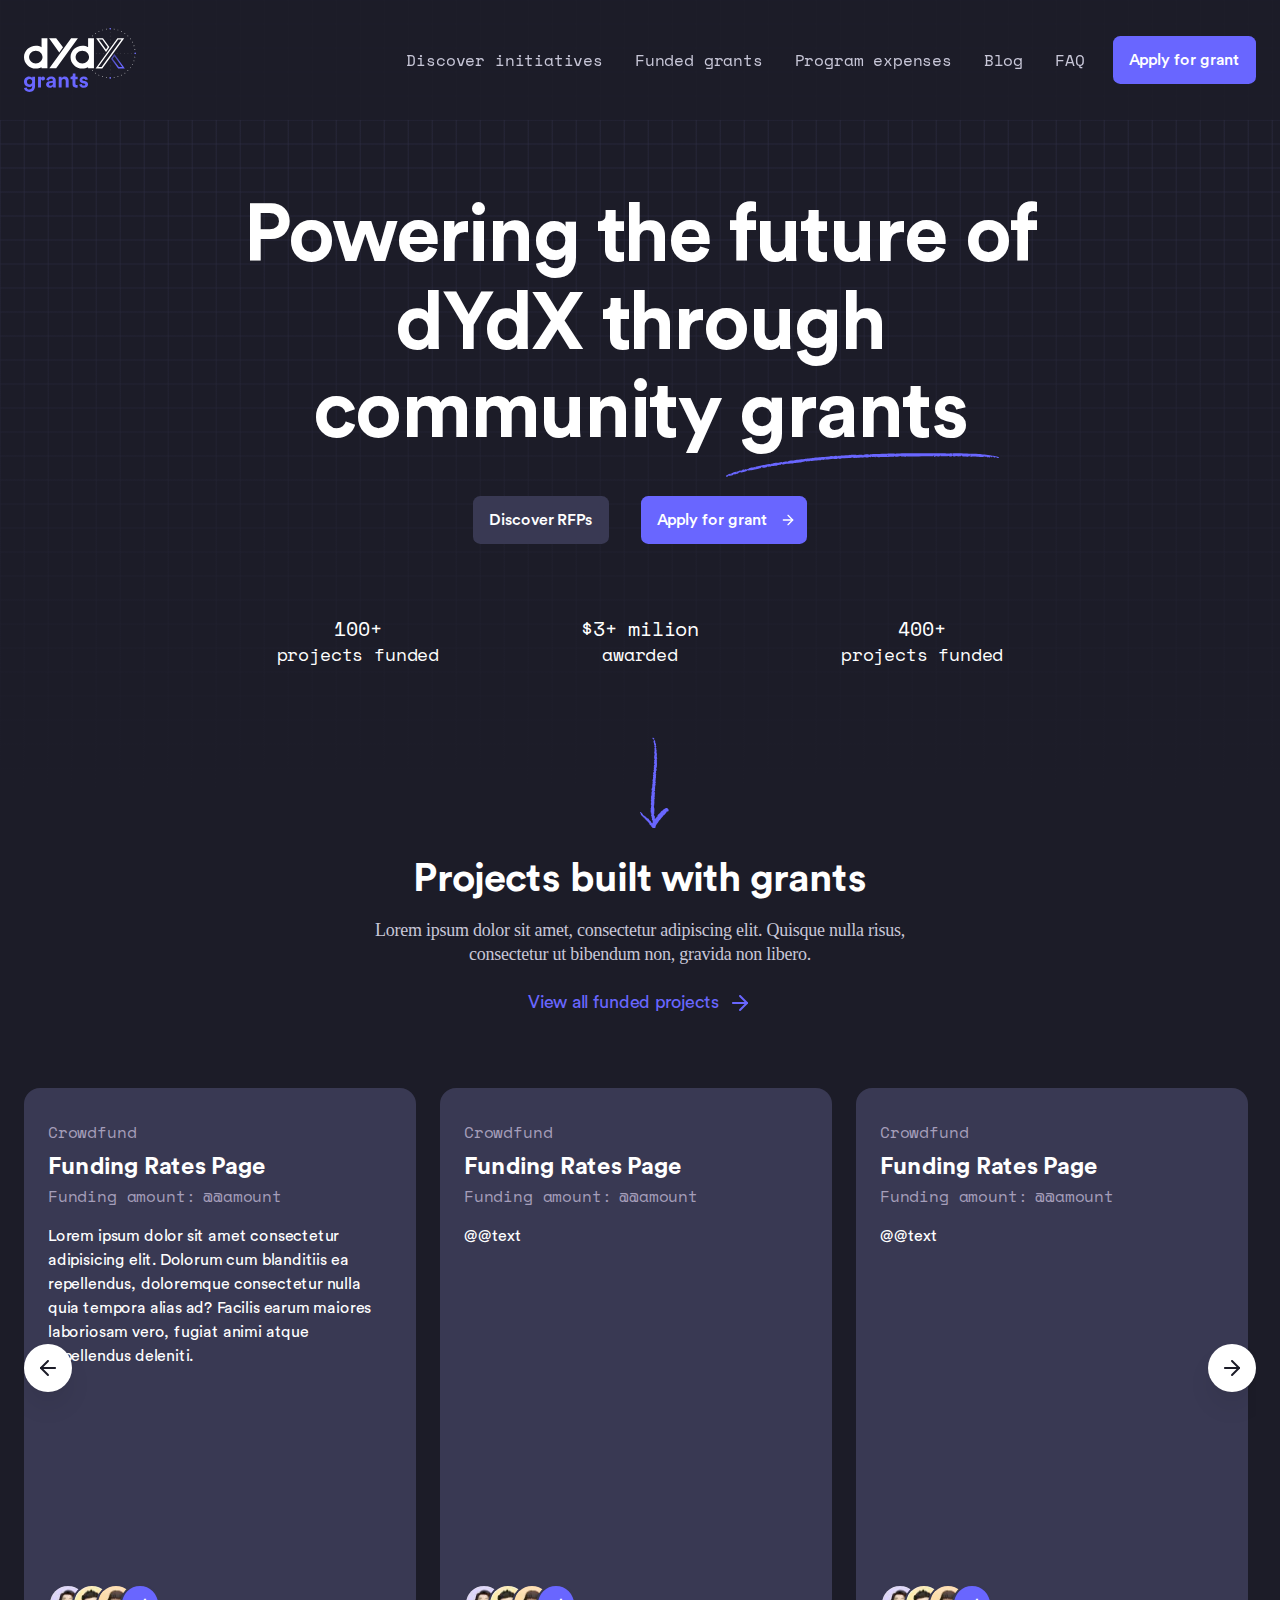
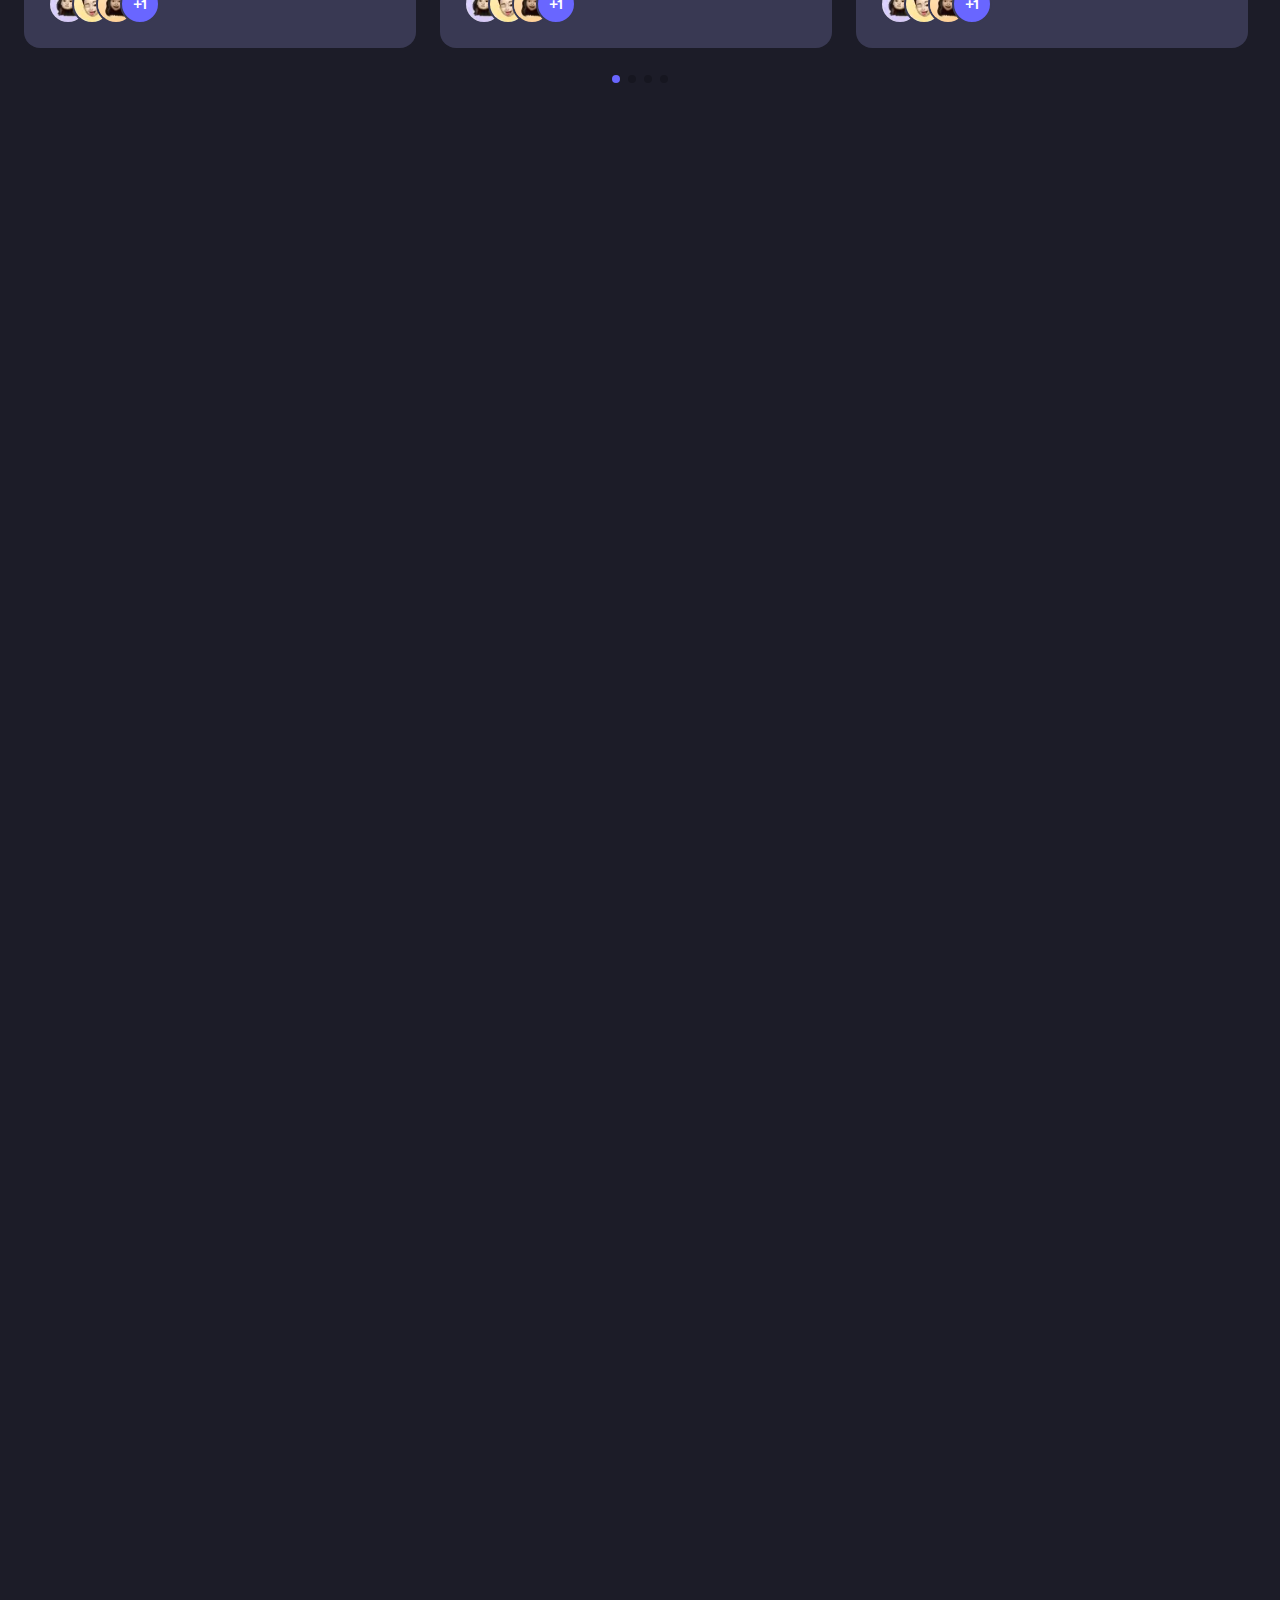
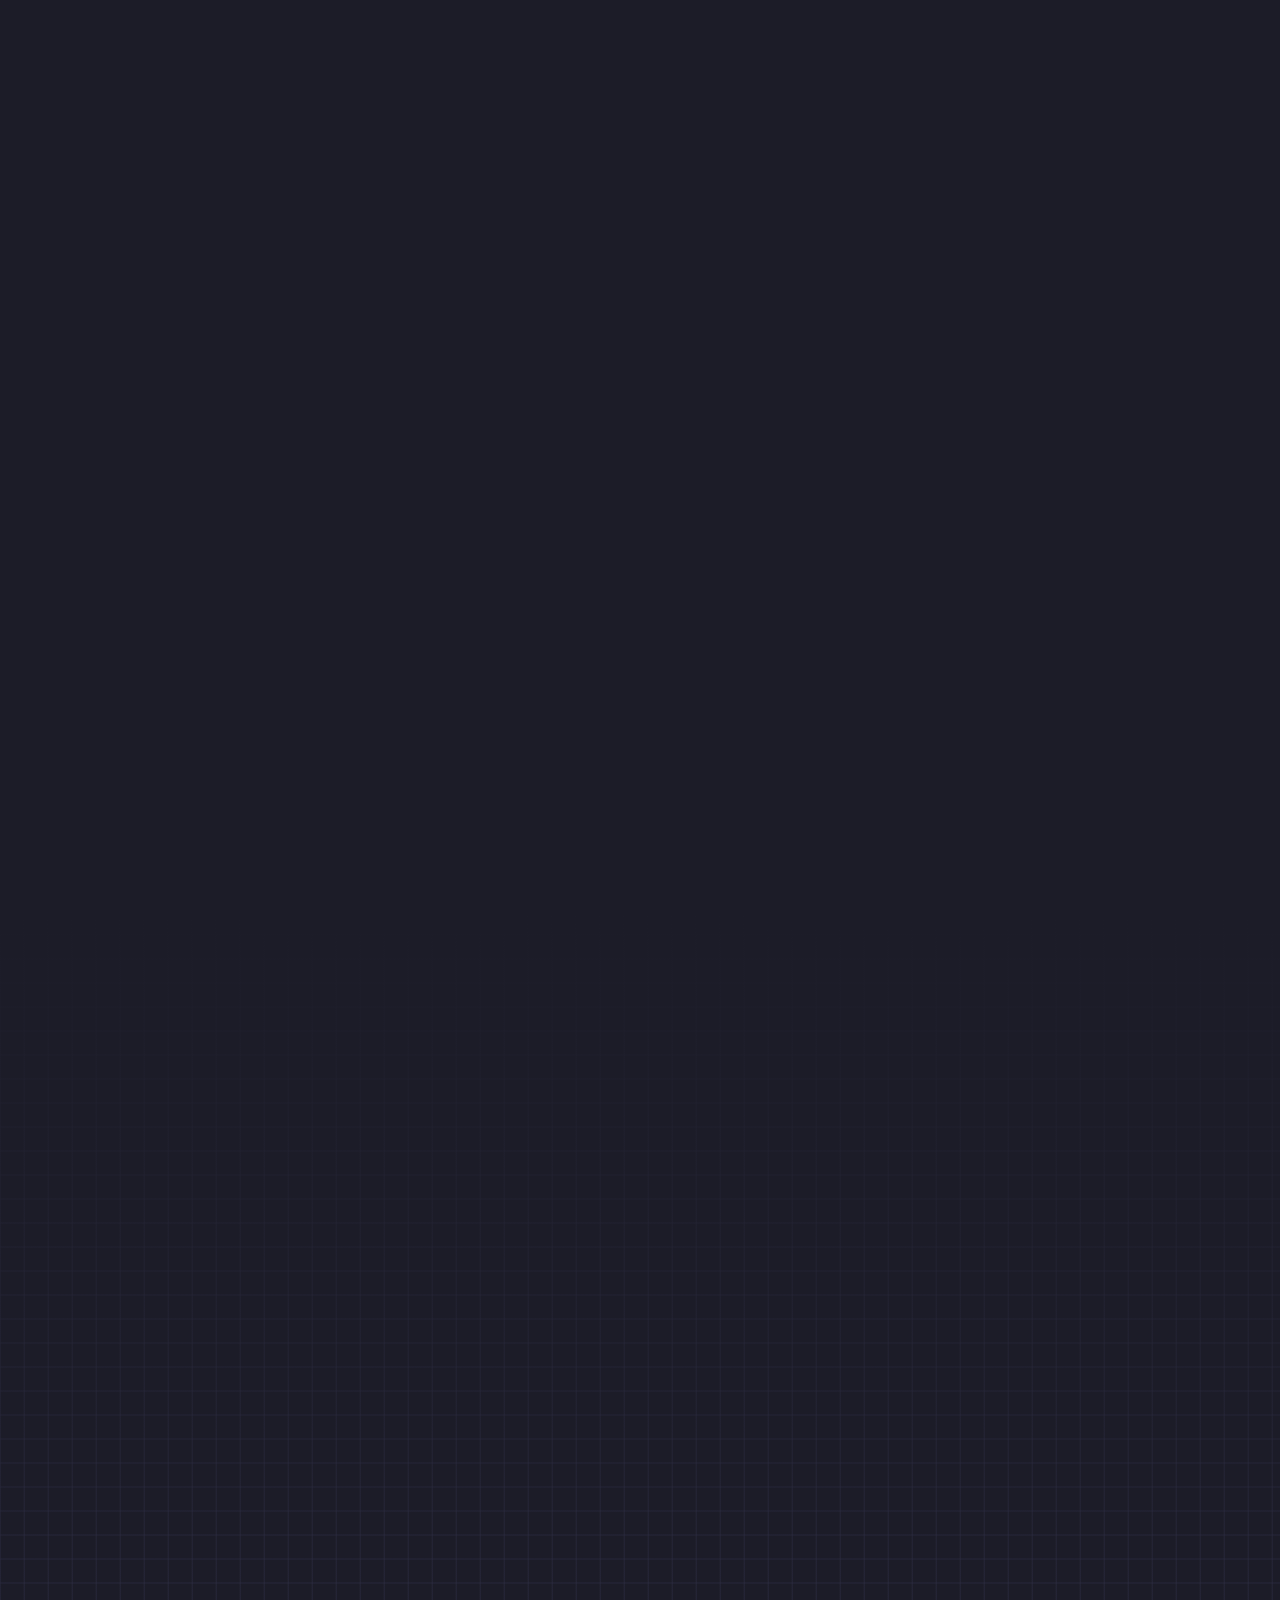
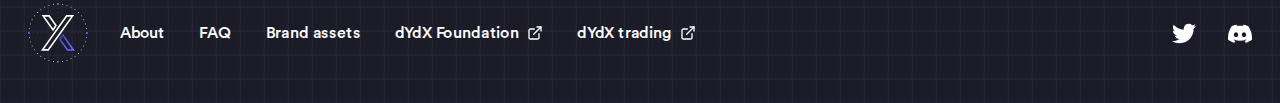
<file: docs/index.html>
<!DOCTYPE html>
<html lang="en">
  <head>
  <meta charset="UTF-8" />
  <meta http-equiv="X-UA-Compatible" content="IE=edge" />
  <meta name="viewport" content="width=device-width, initial-scale=1.0" />
  <link rel="stylesheet" href="https://cdn.jsdelivr.net/npm/swiper@10/swiper-bundle.min.css" />
  <link rel="stylesheet" href="./styles/main.css" />
  <title>HomeE</title>
</head>


  <body>
    <div class="wrapper">
      <header class="header">
  <div class="header__container">
    <div class="header__body">
      <div class="header__logo">
        <a href="./index.html">
          <img src="./img/logo/master-logo.svg" alt="master-logo" />
        </a>
      </div>
      <div class="header__nav">
        <nav class="header__menu menu">
  <ul class="menu__list">
    <li class="menu__item">
      <a class="menu__link" href="./pages/discover.html">Discover initiatives </a>
    </li>
    <li class="menu__item">
      <a class="menu__link" href="./pages/funded-grants.html">Funded grants </a>
    </li>
    <li class="menu__item">
      <a class="menu__link" href="../pages/program.html">Program expenses </a>
    </li>
    <li class="menu__item">
      <a class="menu__link" href="./pages/blog.html">Blog </a>
    </li>
    <li class="menu__item">
      <a class="menu__link" href="./pages/faq.html">FAQ</a>
    </li>
  </ul>
  <div class="header__menu-socials">
    <ul>
      <li>
        <a href="#!">
          <svg width="24" height="24" viewBox="0 0 24 24" fill="none" xmlns="http://www.w3.org/2000/svg">
            <path
              d="M7.54752 21.7512C16.6042 21.7512 21.5578 14.2479 21.5578 7.74101C21.5578 7.52789 21.5578 7.31573 21.5434 7.10453C22.507 6.40748 23.3389 5.54441 24 4.55573C23.1014 4.95413 22.148 5.21528 21.1718 5.33045C22.1998 4.71514 22.9692 3.74723 23.3366 2.60693C22.3701 3.18054 21.3126 3.58475 20.2099 3.80213C19.4675 3.01271 18.4856 2.48997 17.4162 2.31481C16.3468 2.13966 15.2494 2.32184 14.294 2.83318C13.3385 3.34452 12.5782 4.1565 12.1307 5.14348C11.6833 6.13045 11.5735 7.23739 11.8186 8.29301C9.8609 8.19481 7.94576 7.68604 6.19745 6.79973C4.44915 5.91343 2.90676 4.66939 1.6704 3.14837C1.04073 4.23236 0.847872 5.5156 1.1311 6.73679C1.41433 7.95798 2.15234 9.02532 3.19488 9.72149C2.41123 9.69853 1.64465 9.48712 0.96 9.10517V9.16757C0.960311 10.3044 1.35385 11.4062 2.07387 12.2859C2.79389 13.1657 3.79606 13.7693 4.9104 13.9944C4.18548 14.1922 3.42487 14.2211 2.68704 14.0789C3.00181 15.0573 3.61443 15.9128 4.43924 16.5259C5.26405 17.139 6.25983 17.479 7.28736 17.4985C6.26644 18.3009 5.09731 18.8942 3.84687 19.2444C2.59643 19.5947 1.28921 19.6949 0 19.5394C2.25183 20.9844 4.87192 21.7509 7.54752 21.7474"
              fill="white"
            />
          </svg>
        </a>
      </li>
      <li>
        <a href="#!">
          <svg width="24" height="24" viewBox="0 0 24 24" fill="none" xmlns="http://www.w3.org/2000/svg">
            <path
              d="M20.317 4.15508C18.7873 3.4532 17.147 2.93609 15.4319 2.63991C15.4007 2.6342 15.3695 2.64848 15.3534 2.67705C15.1424 3.05227 14.9087 3.54177 14.7451 3.92651C12.9004 3.65034 11.0652 3.65034 9.25832 3.92651C9.09465 3.53321 8.85248 3.05227 8.64057 2.67705C8.62449 2.64944 8.59328 2.63515 8.56205 2.63991C6.84791 2.93514 5.20756 3.45226 3.67693 4.15508C3.66368 4.1608 3.65233 4.17033 3.64479 4.1827C0.533392 8.83106 -0.31895 13.3652 0.0991801 17.8431C0.101072 17.865 0.11337 17.8859 0.130398 17.8992C2.18321 19.4068 4.17171 20.322 6.12328 20.9286C6.15451 20.9382 6.18761 20.9267 6.20748 20.901C6.66913 20.2706 7.08064 19.6058 7.43348 18.9068C7.4543 18.8659 7.43442 18.8173 7.39186 18.8011C6.73913 18.5535 6.1176 18.2516 5.51973 17.9088C5.47244 17.8812 5.46865 17.8135 5.51216 17.7811C5.63797 17.6869 5.76382 17.5888 5.88396 17.4897C5.90569 17.4716 5.93598 17.4678 5.96153 17.4792C9.88928 19.2725 14.1415 19.2725 18.023 17.4792C18.0485 17.4669 18.0788 17.4707 18.1015 17.4888C18.2216 17.5878 18.3475 17.6869 18.4742 17.7811C18.5177 17.8135 18.5149 17.8812 18.4676 17.9088C17.8697 18.2583 17.2482 18.5535 16.5945 18.8002C16.552 18.8163 16.533 18.8659 16.5538 18.9068C16.9143 19.6049 17.3258 20.2696 17.7789 20.9001C17.7978 20.9267 17.8319 20.9382 17.8631 20.9286C19.8241 20.322 21.8126 19.4068 23.8654 17.8992C23.8834 17.8859 23.8948 17.8659 23.8967 17.844C24.3971 12.6671 23.0585 8.17015 20.3482 4.18365C20.3416 4.17033 20.3303 4.1608 20.317 4.15508ZM8.02002 15.1165C6.8375 15.1165 5.86313 14.0308 5.86313 12.6976C5.86313 11.3643 6.8186 10.2786 8.02002 10.2786C9.23087 10.2786 10.1958 11.3738 10.1769 12.6976C10.1769 14.0308 9.22141 15.1165 8.02002 15.1165ZM15.9947 15.1165C14.8123 15.1165 13.8379 14.0308 13.8379 12.6976C13.8379 11.3643 14.7933 10.2786 15.9947 10.2786C17.2056 10.2786 18.1705 11.3738 18.1516 12.6976C18.1516 14.0308 17.2056 15.1165 15.9947 15.1165Z"
              fill="white"
            />
          </svg>
        </a>
      </li>
    </ul>
  </div>
</nav>

        <div class="header__actions header__actions--normal-text button">
          <a href="./pages/apply-grant.html">Apply for grant</a>
        </div>
        <div class="header__actions header__actions--short-text button">
          <a href="./pages/apply-grant.html">Apply</a>
        </div>
        <div class="burger-icon">
  <button class="burger-icon__button" aria-label="Open menu" aria-expanded="false">
    <span></span>
    <span></span>
    <span></span>
  </button>
</div>

      </div>
    </div>
  </div>
</header>

      <main class="page home">
        <section class="home__hero hero">
          <div class="hero__container">
            <div class="hero__body">
              <div class="hero__body-content">
                <div class="hero__body-title">
                  <h1 class="title-1">
                    Powering the future of dYdX through community
                    <span class="deco-line">grants</span>
                  </h1>
                </div>
                <div class="hero__body-buttons">
                  <div class="button button--secondary-color">
                    <a href="./pages/discover.html">Discover RFPs</a>
                  </div>
                  <div class="button button--element-after">
                    <a href="#!"
                      >Apply for grant
                      <svg class="icon">
                        <use href="./img/icons/symbol-defs.svg#_icon-fi_arrow-right"></use>
                      </svg>
                    </a>
                  </div>
                </div>
              </div>
              <div class="hero__body-info">
                <ul>
                  <li>
                    <span>100+</span>
                    <p>projects funded</p>
                  </li>
                  <li>
                    <span>$3+ milion</span>
                    <p>awarded</p>
                  </li>
                  <li>
                    <span>400+ </span>
                    <p>projects funded</p>
                  </li>
                </ul>
              </div>
            </div>
          </div>
        </section>
        <section class="home__projects projects">
          <div class="projects__container">
            <div class="projects__body">
              <div class="projects__info section__info">
                <div class="section__info-title">
                  <h2 class="title-2">Projects built with grants</h2>
                </div>
                <div class="section__info-text">
                  <p>Lorem ipsum dolor sit amet, consectetur adipiscing elit. Quisque nulla risus, consectetur ut bibendum non, gravida non libero.</p>
                </div>
                <div class="section__info-link">
                  <a href="">
                    View all funded projects
                    <svg class="icon icon--big">
                      <use href="./img/icons/symbol-defs.svg#_icon-fi_arrow-right"></use>
                    </svg>
                  </a>
                </div>
              </div>
              <div class="projects__slider">
                <div class="swiper projects-slider">
                  <div class="swiper-wrapper">
                    <div class="swiper-slide projects__slide"><article class="@@class project-card">
  <a href="./pages/named-grant.html">
    <div class="project-card__img ">
      
    </div>
  </a>

  <div class="project-card__content">
    <a href="./pages/named-grant.html">
      <div class="project-card__info">
        <div class="project-card__category">Crowdfund</div>
        <div class="project-card__title">
          <h4 class="title-4">Funding rates page</h4>
        </div>
        <div class="project-card__financing">
          <dl>
            <dt>Funding amount:</dt>
            <dd>@@amount</dd>
          </dl>
        </div>
        <div class="project-card__text">
          <p> Lorem ipsum dolor sit amet consectetur adipisicing elit. Dolorum cum blanditiis ea repellendus, doloremque consectetur nulla quia tempora alias ad? Facilis earum maiores laboriosam vero, fugiat animi atque repellendus deleniti.</p>
        </div>
      </div>
    </a>

    <div class="project-card__avatars avatar-group">
      <ul>
        <li class="avatar">
          <a href="./pages/grantee.html">
            <picture><source srcset="./img/avatars/avatar-1.webp" type="image/webp"><img src="./img/avatars/avatar-1.jpg" alt="avatar" /></picture>
            <p class="avatar__name">Grantee Name</p>
          </a>
        </li>
        <li class="avatar">
          <a href="./pages/grantee.html">
            <picture><source srcset="./img/avatars/avatar-2.webp" type="image/webp"><img src="./img/avatars/avatar-2.jpg" alt="avatar" /></picture>
            <span class="avatar__name">Sart John</span>
          </a>
        </li>
        <li class="avatar">
          <a href="./pages/grantee.html">
            <picture><source srcset="./img/avatars/avatar-3.webp" type="image/webp"><img src="./img/avatars/avatar-3.jpg" alt="avatar" /></picture>
            <p class="avatar__name">Saphhire Saphire</p>
          </a>
        </li>
        <li class="avatar avatar--last">
          <span>+1</span>
        </li>
      </ul>
    </div>
  </div>
</article>
</div>
                    <div class="swiper-slide projects__slide"><article class="@@class project-card">
  <a href="./pages/named-grant.html">
    <div class="project-card__img ">
      
    </div>
  </a>

  <div class="project-card__content">
    <a href="./pages/named-grant.html">
      <div class="project-card__info">
        <div class="project-card__category">Crowdfund</div>
        <div class="project-card__title">
          <h4 class="title-4">Funding rates page</h4>
        </div>
        <div class="project-card__financing">
          <dl>
            <dt>Funding amount:</dt>
            <dd>@@amount</dd>
          </dl>
        </div>
        <div class="project-card__text">
          <p>@@text</p>
        </div>
      </div>
    </a>

    <div class="project-card__avatars avatar-group">
      <ul>
        <li class="avatar">
          <a href="./pages/grantee.html">
            <picture><source srcset="./img/avatars/avatar-1.webp" type="image/webp"><img src="./img/avatars/avatar-1.jpg" alt="avatar" /></picture>
            <p class="avatar__name">Grantee Name</p>
          </a>
        </li>
        <li class="avatar">
          <a href="./pages/grantee.html">
            <picture><source srcset="./img/avatars/avatar-2.webp" type="image/webp"><img src="./img/avatars/avatar-2.jpg" alt="avatar" /></picture>
            <span class="avatar__name">Sart John</span>
          </a>
        </li>
        <li class="avatar">
          <a href="./pages/grantee.html">
            <picture><source srcset="./img/avatars/avatar-3.webp" type="image/webp"><img src="./img/avatars/avatar-3.jpg" alt="avatar" /></picture>
            <p class="avatar__name">Saphhire Saphire</p>
          </a>
        </li>
        <li class="avatar avatar--last">
          <span>+1</span>
        </li>
      </ul>
    </div>
  </div>
</article>
</div>
                    <div class="swiper-slide projects__slide"><article class="@@class project-card">
  <a href="./pages/named-grant.html">
    <div class="project-card__img ">
      
    </div>
  </a>

  <div class="project-card__content">
    <a href="./pages/named-grant.html">
      <div class="project-card__info">
        <div class="project-card__category">Crowdfund</div>
        <div class="project-card__title">
          <h4 class="title-4">Funding rates page</h4>
        </div>
        <div class="project-card__financing">
          <dl>
            <dt>Funding amount:</dt>
            <dd>@@amount</dd>
          </dl>
        </div>
        <div class="project-card__text">
          <p>@@text</p>
        </div>
      </div>
    </a>

    <div class="project-card__avatars avatar-group">
      <ul>
        <li class="avatar">
          <a href="./pages/grantee.html">
            <picture><source srcset="./img/avatars/avatar-1.webp" type="image/webp"><img src="./img/avatars/avatar-1.jpg" alt="avatar" /></picture>
            <p class="avatar__name">Grantee Name</p>
          </a>
        </li>
        <li class="avatar">
          <a href="./pages/grantee.html">
            <picture><source srcset="./img/avatars/avatar-2.webp" type="image/webp"><img src="./img/avatars/avatar-2.jpg" alt="avatar" /></picture>
            <span class="avatar__name">Sart John</span>
          </a>
        </li>
        <li class="avatar">
          <a href="./pages/grantee.html">
            <picture><source srcset="./img/avatars/avatar-3.webp" type="image/webp"><img src="./img/avatars/avatar-3.jpg" alt="avatar" /></picture>
            <p class="avatar__name">Saphhire Saphire</p>
          </a>
        </li>
        <li class="avatar avatar--last">
          <span>+1</span>
        </li>
      </ul>
    </div>
  </div>
</article>
</div>
                    <div class="swiper-slide projects__slide"><article class="@@class project-card">
  <a href="./pages/named-grant.html">
    <div class="project-card__img ">
      
    </div>
  </a>

  <div class="project-card__content">
    <a href="./pages/named-grant.html">
      <div class="project-card__info">
        <div class="project-card__category">Crowdfund</div>
        <div class="project-card__title">
          <h4 class="title-4">Funding rates page</h4>
        </div>
        <div class="project-card__financing">
          <dl>
            <dt>Funding amount:</dt>
            <dd>@@amount</dd>
          </dl>
        </div>
        <div class="project-card__text">
          <p>@@text</p>
        </div>
      </div>
    </a>

    <div class="project-card__avatars avatar-group">
      <ul>
        <li class="avatar">
          <a href="./pages/grantee.html">
            <picture><source srcset="./img/avatars/avatar-1.webp" type="image/webp"><img src="./img/avatars/avatar-1.jpg" alt="avatar" /></picture>
            <p class="avatar__name">Grantee Name</p>
          </a>
        </li>
        <li class="avatar">
          <a href="./pages/grantee.html">
            <picture><source srcset="./img/avatars/avatar-2.webp" type="image/webp"><img src="./img/avatars/avatar-2.jpg" alt="avatar" /></picture>
            <span class="avatar__name">Sart John</span>
          </a>
        </li>
        <li class="avatar">
          <a href="./pages/grantee.html">
            <picture><source srcset="./img/avatars/avatar-3.webp" type="image/webp"><img src="./img/avatars/avatar-3.jpg" alt="avatar" /></picture>
            <p class="avatar__name">Saphhire Saphire</p>
          </a>
        </li>
        <li class="avatar avatar--last">
          <span>+1</span>
        </li>
      </ul>
    </div>
  </div>
</article>
</div>
                    <div class="swiper-slide projects__slide"><article class="@@class project-card">
  <a href="./pages/named-grant.html">
    <div class="project-card__img ">
      
    </div>
  </a>

  <div class="project-card__content">
    <a href="./pages/named-grant.html">
      <div class="project-card__info">
        <div class="project-card__category">Crowdfund</div>
        <div class="project-card__title">
          <h4 class="title-4">Funding rates page</h4>
        </div>
        <div class="project-card__financing">
          <dl>
            <dt>Funding amount:</dt>
            <dd>@@amount</dd>
          </dl>
        </div>
        <div class="project-card__text">
          <p>@@text</p>
        </div>
      </div>
    </a>

    <div class="project-card__avatars avatar-group">
      <ul>
        <li class="avatar">
          <a href="./pages/grantee.html">
            <picture><source srcset="./img/avatars/avatar-1.webp" type="image/webp"><img src="./img/avatars/avatar-1.jpg" alt="avatar" /></picture>
            <p class="avatar__name">Grantee Name</p>
          </a>
        </li>
        <li class="avatar">
          <a href="./pages/grantee.html">
            <picture><source srcset="./img/avatars/avatar-2.webp" type="image/webp"><img src="./img/avatars/avatar-2.jpg" alt="avatar" /></picture>
            <span class="avatar__name">Sart John</span>
          </a>
        </li>
        <li class="avatar">
          <a href="./pages/grantee.html">
            <picture><source srcset="./img/avatars/avatar-3.webp" type="image/webp"><img src="./img/avatars/avatar-3.jpg" alt="avatar" /></picture>
            <p class="avatar__name">Saphhire Saphire</p>
          </a>
        </li>
        <li class="avatar avatar--last">
          <span>+1</span>
        </li>
      </ul>
    </div>
  </div>
</article>
</div>
                    <div class="swiper-slide projects__slide"><article class="@@class project-card">
  <a href="./pages/named-grant.html">
    <div class="project-card__img ">
      
    </div>
  </a>

  <div class="project-card__content">
    <a href="./pages/named-grant.html">
      <div class="project-card__info">
        <div class="project-card__category">Crowdfund</div>
        <div class="project-card__title">
          <h4 class="title-4">Funding rates page</h4>
        </div>
        <div class="project-card__financing">
          <dl>
            <dt>Funding amount:</dt>
            <dd>@@amount</dd>
          </dl>
        </div>
        <div class="project-card__text">
          <p>@@text</p>
        </div>
      </div>
    </a>

    <div class="project-card__avatars avatar-group">
      <ul>
        <li class="avatar">
          <a href="./pages/grantee.html">
            <picture><source srcset="./img/avatars/avatar-1.webp" type="image/webp"><img src="./img/avatars/avatar-1.jpg" alt="avatar" /></picture>
            <p class="avatar__name">Grantee Name</p>
          </a>
        </li>
        <li class="avatar">
          <a href="./pages/grantee.html">
            <picture><source srcset="./img/avatars/avatar-2.webp" type="image/webp"><img src="./img/avatars/avatar-2.jpg" alt="avatar" /></picture>
            <span class="avatar__name">Sart John</span>
          </a>
        </li>
        <li class="avatar">
          <a href="./pages/grantee.html">
            <picture><source srcset="./img/avatars/avatar-3.webp" type="image/webp"><img src="./img/avatars/avatar-3.jpg" alt="avatar" /></picture>
            <p class="avatar__name">Saphhire Saphire</p>
          </a>
        </li>
        <li class="avatar avatar--last">
          <span>+1</span>
        </li>
      </ul>
    </div>
  </div>
</article>
</div>
                  </div>
                  <div class="projects__slider-control slider-control">
                    <div class="projects__slider-prev slider-prev">
                      <svg class="icon icon--big">
                        <use href="./img/icons/symbol-defs.svg#_icon-fi_arrow-left"></use>
                      </svg>
                    </div>
                    <div class="projects__slider-next slider-next">
                      <svg class="icon icon--big">
                        <use href="./img/icons/symbol-defs.svg#_icon-fi_arrow-right"></use>
                      </svg>
                    </div>
                  </div>
                </div>
                <div class="projects__slider-pagination swiper-pagination"></div>
              </div>
            </div>
          </div>
        </section>
        <section class="home__whats whats fade-in">
          <div class="whats__container">
            <div class="whats__body">
              <div class="whats__info section__info">
                <!-- <div class="section__info-title"> -->
                <h2 class="title-2 deco-2 text-center">What’s new?</h2>
                <!-- </div> -->
                <div class="section__info-text">
                  <p>Lorem ipsum dolor sit amet, consectetur adipiscing elit. Quisque nulla risus, consectetur ut bibendum non, gravida non libero.</p>
                </div>
                <div class="section__info-link">
                  <a href="#!"
                    >Read more on our blog
                    <svg class="icon icon--big">
                      <use href="./img/icons/symbol-defs.svg#_icon-fi_arrow-right"></use>
                    </svg>
                  </a>
                </div>
              </div>
              <div class="whats__cards-box"><article class="blog-post-card">
  <a href="./pages/blog-post.html">
    <div class="blog-post-card__img">
      <picture><source srcset="./img/deco/img-block.webp" type="image/webp"><img src="./img/deco/img-block.jpg" alt="@@img" /></picture>
    </div>
  </a>
  <div class="blog-post-card__body">
    <div class="blog-post-card__body-top">
      <span class="blog-post-card__category">Funding round</span>
      <a href="./pages/blog-post.html">
        <h4 class="title-4">Round 9 of approvals</h4>
      </a>
    </div>
    <div class="blog-post-card__body-bottom">January 1, 2022</div>
  </div>
</article>
 <article class="blog-post-card">
  <a href="./pages/blog-post.html">
    <div class="blog-post-card__img">
      <picture><source srcset="./img/deco/img-block.webp" type="image/webp"><img src="./img/deco/img-block.jpg" alt="@@img" /></picture>
    </div>
  </a>
  <div class="blog-post-card__body">
    <div class="blog-post-card__body-top">
      <span class="blog-post-card__category">Funding round</span>
      <a href="./pages/blog-post.html">
        <h4 class="title-4">Round 9 of approvals</h4>
      </a>
    </div>
    <div class="blog-post-card__body-bottom">January 1, 2022</div>
  </div>
</article>
</div>
            </div>
          </div>
        </section>
        <section class="home__faq faq-home">
          <div class="faq-home__container __container">
            <div class="faq-home__header section-header">
              <h2 class="title-2 text-center">Frequently asked <span class="oval">questions</span></h2>
              <p class="text-center">Lorem ipsum dolor sit amet, consectetur adipiscing elit. Quisque nulla risus, consectetur ut bibendum non, gravida non libero.</p>
            </div>
            <div class="faq-home__body">
              <ul class="faq-home__accordion _accordion">
                <li class="_accordion__item"><div class="_accordion__header">
  <p>How do I apply?</p>
  <svg xmlns="http://www.w3.org/2000/svg" width="16" height="16" viewBox="0 0 16 16" fill="none">
    <path d="M8 3.33331V12.6666" stroke="white" stroke-width="2" stroke-linecap="round" stroke-linejoin="round" />
    <path d="M3.33301 8H12.6663" stroke="white" stroke-width="2" stroke-linecap="round" stroke-linejoin="round" />
  </svg>
</div>
<div class="_accordion__body">Fill out this application form. The application will only be shared with the Grants lead and members of the committee. The Lead will contact you directly if the application is successfully considered for a Grant.</div>
</li>
                <li class="_accordion__item"><div class="_accordion__header">
  <p>Can I apply as a U.S. based person/company?</p>
  <svg xmlns="http://www.w3.org/2000/svg" width="16" height="16" viewBox="0 0 16 16" fill="none">
    <path d="M8 3.33331V12.6666" stroke="white" stroke-width="2" stroke-linecap="round" stroke-linejoin="round" />
    <path d="M3.33301 8H12.6663" stroke="white" stroke-width="2" stroke-linecap="round" stroke-linejoin="round" />
  </svg>
</div>
<div class="_accordion__body">Fill out this application form. The application will only be shared with the Grants lead and members of the committee. The Lead will contact you directly if the application is successfully considered for a Grant.</div>
</li>
                <li class="_accordion__item"><div class="_accordion__header">
  <p>How will I be compensated?</p>
  <svg xmlns="http://www.w3.org/2000/svg" width="16" height="16" viewBox="0 0 16 16" fill="none">
    <path d="M8 3.33331V12.6666" stroke="white" stroke-width="2" stroke-linecap="round" stroke-linejoin="round" />
    <path d="M3.33301 8H12.6663" stroke="white" stroke-width="2" stroke-linecap="round" stroke-linejoin="round" />
  </svg>
</div>
<div class="_accordion__body">Fill out this application form. The application will only be shared with the Grants lead and members of the committee. The Lead will contact you directly if the application is successfully considered for a Grant.</div>
</li>
                <li class="_accordion__item"><div class="_accordion__header">
  <p>What type of project will qualify for a Grant?</p>
  <svg xmlns="http://www.w3.org/2000/svg" width="16" height="16" viewBox="0 0 16 16" fill="none">
    <path d="M8 3.33331V12.6666" stroke="white" stroke-width="2" stroke-linecap="round" stroke-linejoin="round" />
    <path d="M3.33301 8H12.6663" stroke="white" stroke-width="2" stroke-linecap="round" stroke-linejoin="round" />
  </svg>
</div>
<div class="_accordion__body">Fill out this application form. The application will only be shared with the Grants lead and members of the committee. The Lead will contact you directly if the application is successfully considered for a Grant.</div>
</li>
                <li class="_accordion__item"><div class="_accordion__header">
  <p>What is the application timeline? When can I expect to hear back?</p>
  <svg xmlns="http://www.w3.org/2000/svg" width="16" height="16" viewBox="0 0 16 16" fill="none">
    <path d="M8 3.33331V12.6666" stroke="white" stroke-width="2" stroke-linecap="round" stroke-linejoin="round" />
    <path d="M3.33301 8H12.6663" stroke="white" stroke-width="2" stroke-linecap="round" stroke-linejoin="round" />
  </svg>
</div>
<div class="_accordion__body">Fill out this application form. The application will only be shared with the Grants lead and members of the committee. The Lead will contact you directly if the application is successfully considered for a Grant.</div>
</li>
                <li class="_accordion__item"><div class="_accordion__header">
  <p>How can I increase my chances of getting funded?</p>
  <svg xmlns="http://www.w3.org/2000/svg" width="16" height="16" viewBox="0 0 16 16" fill="none">
    <path d="M8 3.33331V12.6666" stroke="white" stroke-width="2" stroke-linecap="round" stroke-linejoin="round" />
    <path d="M3.33301 8H12.6663" stroke="white" stroke-width="2" stroke-linecap="round" stroke-linejoin="round" />
  </svg>
</div>
<div class="_accordion__body">Fill out this application form. The application will only be shared with the Grants lead and members of the committee. The Lead will contact you directly if the application is successfully considered for a Grant.</div>
</li>
                <li class="_accordion__item"><div class="_accordion__header">
  <p>How often do you approve new Rounds of funding?</p>
  <svg xmlns="http://www.w3.org/2000/svg" width="16" height="16" viewBox="0 0 16 16" fill="none">
    <path d="M8 3.33331V12.6666" stroke="white" stroke-width="2" stroke-linecap="round" stroke-linejoin="round" />
    <path d="M3.33301 8H12.6663" stroke="white" stroke-width="2" stroke-linecap="round" stroke-linejoin="round" />
  </svg>
</div>
<div class="_accordion__body">Fill out this application form. The application will only be shared with the Grants lead and members of the committee. The Lead will contact you directly if the application is successfully considered for a Grant.</div>
</li>
                <li class="_accordion__item">
                  <div class="_accordion__header">
                    Security questions
                    <span>x</span>
                  </div>
                  <div class="_accordion__body">
                    <ul class="_accordion">
                      <li class="_accordion__item"><div class="_accordion__header">
  <p>How often do you approve new Rounds of funding?</p>
  <svg xmlns="http://www.w3.org/2000/svg" width="16" height="16" viewBox="0 0 16 16" fill="none">
    <path d="M8 3.33331V12.6666" stroke="white" stroke-width="2" stroke-linecap="round" stroke-linejoin="round" />
    <path d="M3.33301 8H12.6663" stroke="white" stroke-width="2" stroke-linecap="round" stroke-linejoin="round" />
  </svg>
</div>
<div class="_accordion__body">Fill out this application form. The application will only be shared with the Grants lead and members of the committee. The Lead will contact you directly if the application is successfully considered for a Grant.</div>
</li>
                      <li class="_accordion__item"><div class="_accordion__header">
  <p>How often do you approve new Rounds of funding?</p>
  <svg xmlns="http://www.w3.org/2000/svg" width="16" height="16" viewBox="0 0 16 16" fill="none">
    <path d="M8 3.33331V12.6666" stroke="white" stroke-width="2" stroke-linecap="round" stroke-linejoin="round" />
    <path d="M3.33301 8H12.6663" stroke="white" stroke-width="2" stroke-linecap="round" stroke-linejoin="round" />
  </svg>
</div>
<div class="_accordion__body">Fill out this application form. The application will only be shared with the Grants lead and members of the committee. The Lead will contact you directly if the application is successfully considered for a Grant.</div>
</li>
                      <li class="_accordion__item"><div class="_accordion__header">
  <p>How often do you approve new Rounds of funding?</p>
  <svg xmlns="http://www.w3.org/2000/svg" width="16" height="16" viewBox="0 0 16 16" fill="none">
    <path d="M8 3.33331V12.6666" stroke="white" stroke-width="2" stroke-linecap="round" stroke-linejoin="round" />
    <path d="M3.33301 8H12.6663" stroke="white" stroke-width="2" stroke-linecap="round" stroke-linejoin="round" />
  </svg>
</div>
<div class="_accordion__body">Fill out this application form. The application will only be shared with the Grants lead and members of the committee. The Lead will contact you directly if the application is successfully considered for a Grant.</div>
</li>
                      <li class="_accordion__item"><div class="_accordion__header">
  <p>How often do you approve new Rounds of funding?</p>
  <svg xmlns="http://www.w3.org/2000/svg" width="16" height="16" viewBox="0 0 16 16" fill="none">
    <path d="M8 3.33331V12.6666" stroke="white" stroke-width="2" stroke-linecap="round" stroke-linejoin="round" />
    <path d="M3.33301 8H12.6663" stroke="white" stroke-width="2" stroke-linecap="round" stroke-linejoin="round" />
  </svg>
</div>
<div class="_accordion__body">Fill out this application form. The application will only be shared with the Grants lead and members of the committee. The Lead will contact you directly if the application is successfully considered for a Grant.</div>
</li>
                    </ul>
                  </div>
                </li>
              </ul>
            </div>
          </div>
        </section>
        <section class="home__application application">
          <div class="application__container __container">
            <div class="application__body">
              <div class="application__info section__info">
                <div class="section__info-title">
                  <h2 class="title-2">Application <span class="deco-4">process</span></h2>
                </div>
                <div class="section__info-text">
                  <p>Lorem ipsum dolor sit amet, consectetur adipiscing elit. Quisque nulla risus, consectetur ut bibendum non, gravida non libero.</p>
                </div>
              </div>
              <div class="application__cards">
                <div class="application__card application__card--card-1">
                  <span class="counter">1</span>
                  <h4 class="title-4">Apply</h4>
                  <p>Submit a complete application to the dYdX Grants Team including as many details as possible about the proposed idea and their background.</p>
                </div>
                <div class="application__card application__card--card-2">
                  <span class="counter">2</span>
                  <h4 class="title-4">Apply</h4>
                  <p>Submit a complete application to the dYdX Grants Team including as many details as possible about the proposed idea and their background.</p>
                </div>
                <div class="application__card application__card--card-3">
                  <span class="counter">3</span>
                  <h4 class="title-4">Apply</h4>
                  <p>Submit a complete application to the dYdX Grants Team including as many details as possible about the proposed idea and their background.</p>
                </div>
              </div>
            </div>
          </div>
        </section>
        <section class="home__cta cta">
  <div class="cta__container __container">
    <div class="cta__inner">
      <p>Have a project in mind?</p>
      <h2 class="title-2">Let’s create something awesome.</h2>
      <div class="button button--element-after button--white">
        <a href="#!"
          >Apply for grant
          <svg class="icon">
            <use href="./img/icons/symbol-defs.svg#_icon-fi_arrow-right"></use>
          </svg>
        </a>
      </div>
    </div>
  </div>
</section>

        <div class="hidden">
          <div class="badge badge--brand">
  <span>Hi, all</span>
</div>

          <div class="button">
            <a href="#!">Button</a>
          </div>
          <div class="button button--element-before">
            <a href="#!">Button</a>
          </div>
          <div class="button button--element-after">
            <a href="#!">Button</a>
          </div>
          <div class="button button--with-dot">
            <a href="#!">Button</a>
          </div>
        </div>
      </main>
      <footer class="footer">
  <div class="footer__container __container">
    <div class="footer__body">
      <div class="footer__logo">
        <img src="./img/logo/master-avatar.svg" alt="" />
      </div>
      <nav class="footer__nav">
        <ul class="footer__menu">
          <li>
            <a href="#!">About</a>
          </li>
          <li>
            <a href="./pages/faq.html">FAQ</a>
          </li>
          <li>
            <a href="./pages/brand-assets.html">Brand assets</a>
          </li>
          <li>
            <a href="#!"
              >dYdX Foundation
              <svg class="icon">
                <use href="./img/icons/symbol-defs.svg#_icon-fi_external-link"></use>
              </svg>
            </a>
          </li>
          <li>
            <a href="#!"
              >dYdX trading
              <svg class="icon">
                <use href="./img/icons/symbol-defs.svg#_icon-fi_external-link"></use>
              </svg>
            </a>
          </li>
        </ul>
        <ul class="footer__social">
          <li>
            <a href="#!">
              <img src="./img/socials/twitter.svg" alt="" />
            </a>
          </li>
          <li>
            <a href="#!">
              <img src="./img/socials/discord.svg" alt="" />
            </a>
          </li>
        </ul>
      </nav>
    </div>
  </div>
</footer>

    </div>
    <div class="modal-overlay">
  <div id="modal-1" class="modal">
    <div class="modal__container">
      <div class="modal__content">
        <h2>ICH BIN EIN POPUP-1</h2>
        <p>HALLO ZUSAMEN</p>
        <span>popup 1</span>
      </div>
      <div class="close-btn">
        <button id="closebtn">X</button>
      </div>
    </div>
  </div>

  <div id="modal-2" class="modal">
    <div class="modal__container">
      <div class="modal__content">
        <h2>ICH BIN EIN POPUP-2</h2>
        <p>HALLO ZUSAMEN</p>
        <span>popup 2</span>
      </div>
      <div class="close-btn">
        <button id="closebtn">X</button>
      </div>
    </div>
  </div>

  <div id="modal-3" class="modal">
    <div class="modal__container">
      <div class="modal__content">
        <h2>ICH BIN EIN POPUP-3</h2>
        <p>HALLO ZUSAMEN</p>
        <span>popup 3</span>

        <div class="popup-window">
          <h2>нажми на кнопку</h2>
          <button
            class="_open-modal-btn"
            data-modal-id="modal-4"
            id="popupOpen"
          >
            открыть popup
          </button>
        </div>
      </div>
      <div class="close-btn">
        <button id="closebtn">X</button>
      </div>
    </div>
  </div>

  <div id="modal-4" class="modal">
    <div class="modal__container">
      <div class="modal__content">
        <h2>ICH BIN EIN POPUP-4</h2>
        <p>HALLO ZUSAMEN</p>
        <span>popup 4</span>
        <div class="popup-window">
          <h2>нажми на кнопку</h2>
          <button
            class="_open-modal-btn"
            data-modal-id="modal-1"
            id="popupOpen"
          >
            открыть popup
          </button>
        </div>
      </div>
      <div class="close-btn">
        <button id="closebtn">X</button>
      </div>
    </div>
  </div>
</div>


    <script src="https://cdn.jsdelivr.net/npm/swiper@10/swiper-bundle.min.js"></script>
    <script src="scripts/runtime.js"></script>
    <script src="scripts/main.js"></script>
  </body>
</html>
</file>
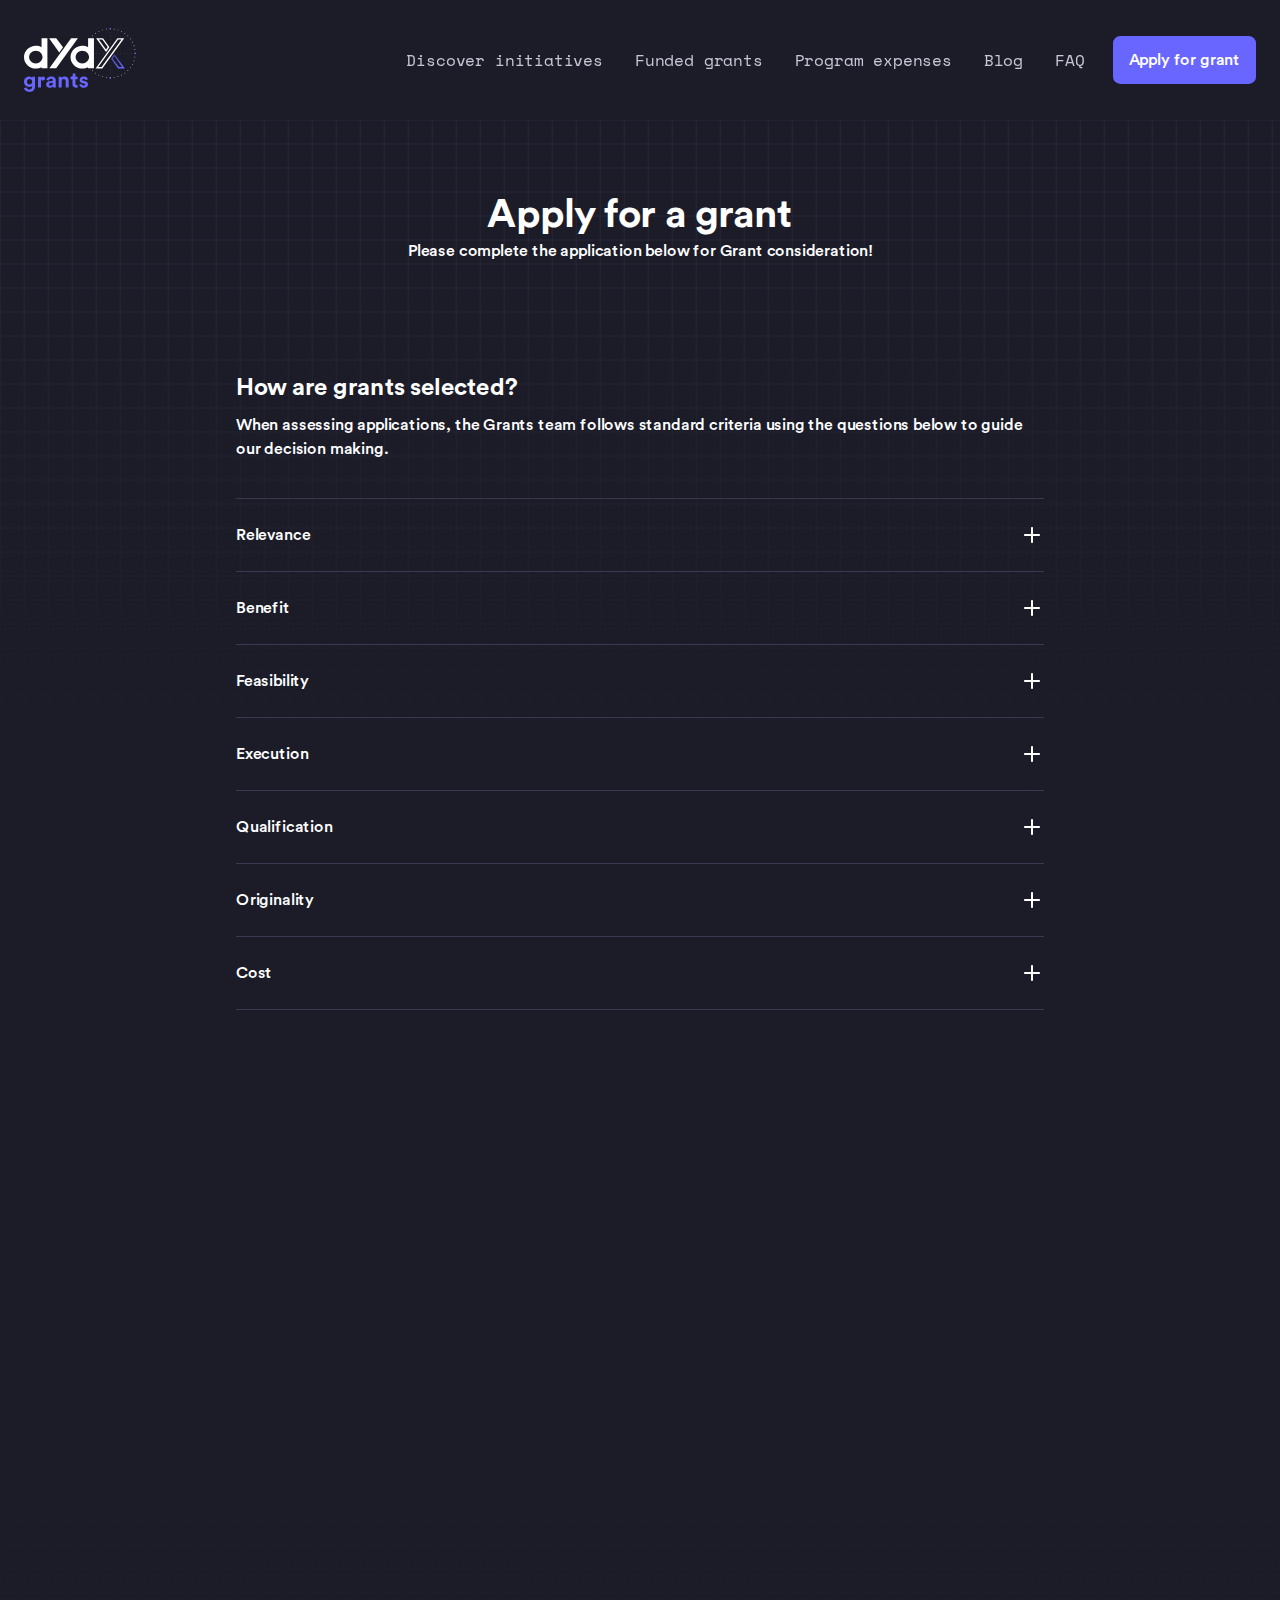
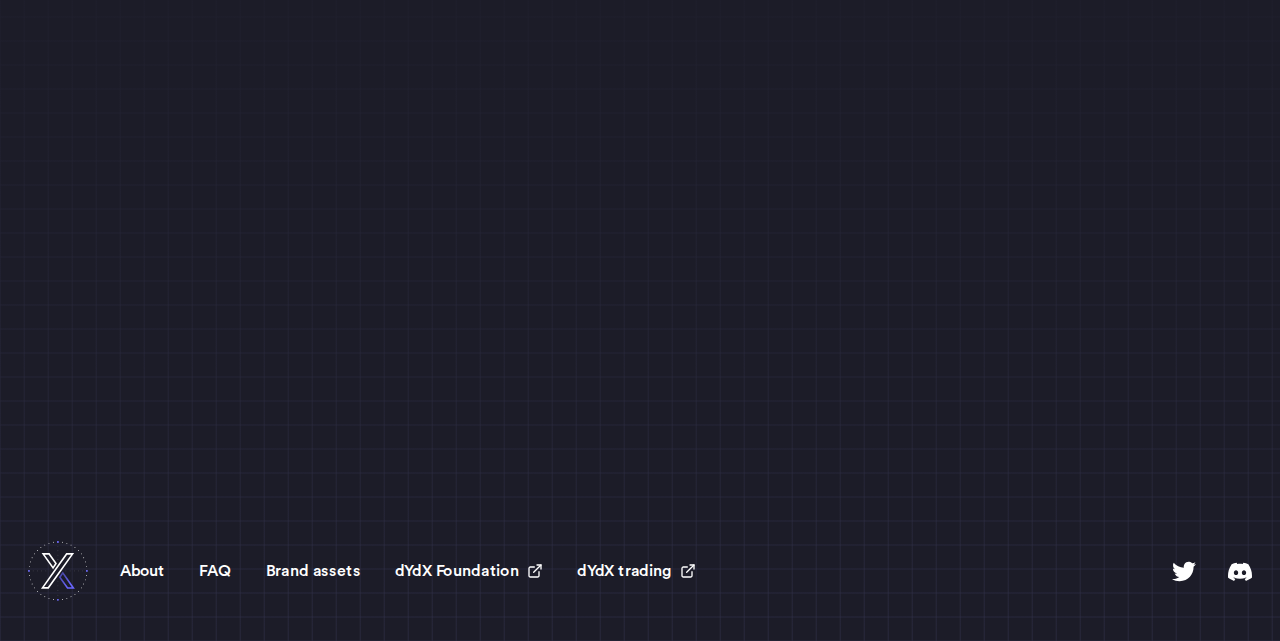
<file: docs/pages/apply-grant.html>
<!DOCTYPE html>
<html lang="en">
  <!-- параметры:
  title: Название страницы
  stylehref: путь к файлу main.css, в случае если страницы находятся отдельно от index.html
  -->
  <head>
  <meta charset="UTF-8" />
  <meta http-equiv="X-UA-Compatible" content="IE=edge" />
  <meta name="viewport" content="width=device-width, initial-scale=1.0" />
  <link rel="stylesheet" href="https://cdn.jsdelivr.net/npm/swiper@10/swiper-bundle.min.css" />
  <link rel="stylesheet" href="./../styles/main.css" />
  <title>apply-grant</title>
</head>

  <body>
    <div class="wrapper">
      <header class="header">
  <div class="header__container">
    <div class="header__body">
      <div class="header__logo">
        <a href="../index.html">
          <img src="../img/logo/master-logo.svg" alt="master-logo" />
        </a>
      </div>
      <div class="header__nav">
        <nav class="header__menu menu">
  <ul class="menu__list">
    <li class="menu__item">
      <a class="menu__link" href="../pages/discover.html">Discover initiatives </a>
    </li>
    <li class="menu__item">
      <a class="menu__link" href="../pages/funded-grants.html">Funded grants </a>
    </li>
    <li class="menu__item">
      <a class="menu__link" href="../pages/program.html">Program expenses </a>
    </li>
    <li class="menu__item">
      <a class="menu__link" href="../pages/blog.html">Blog </a>
    </li>
    <li class="menu__item">
      <a class="menu__link" href="../pages/faq.html">FAQ</a>
    </li>
  </ul>
  <div class="header__menu-socials">
    <ul>
      <li>
        <a href="#!">
          <svg width="24" height="24" viewBox="0 0 24 24" fill="none" xmlns="http://www.w3.org/2000/svg">
            <path
              d="M7.54752 21.7512C16.6042 21.7512 21.5578 14.2479 21.5578 7.74101C21.5578 7.52789 21.5578 7.31573 21.5434 7.10453C22.507 6.40748 23.3389 5.54441 24 4.55573C23.1014 4.95413 22.148 5.21528 21.1718 5.33045C22.1998 4.71514 22.9692 3.74723 23.3366 2.60693C22.3701 3.18054 21.3126 3.58475 20.2099 3.80213C19.4675 3.01271 18.4856 2.48997 17.4162 2.31481C16.3468 2.13966 15.2494 2.32184 14.294 2.83318C13.3385 3.34452 12.5782 4.1565 12.1307 5.14348C11.6833 6.13045 11.5735 7.23739 11.8186 8.29301C9.8609 8.19481 7.94576 7.68604 6.19745 6.79973C4.44915 5.91343 2.90676 4.66939 1.6704 3.14837C1.04073 4.23236 0.847872 5.5156 1.1311 6.73679C1.41433 7.95798 2.15234 9.02532 3.19488 9.72149C2.41123 9.69853 1.64465 9.48712 0.96 9.10517V9.16757C0.960311 10.3044 1.35385 11.4062 2.07387 12.2859C2.79389 13.1657 3.79606 13.7693 4.9104 13.9944C4.18548 14.1922 3.42487 14.2211 2.68704 14.0789C3.00181 15.0573 3.61443 15.9128 4.43924 16.5259C5.26405 17.139 6.25983 17.479 7.28736 17.4985C6.26644 18.3009 5.09731 18.8942 3.84687 19.2444C2.59643 19.5947 1.28921 19.6949 0 19.5394C2.25183 20.9844 4.87192 21.7509 7.54752 21.7474"
              fill="white"
            />
          </svg>
        </a>
      </li>
      <li>
        <a href="#!">
          <svg width="24" height="24" viewBox="0 0 24 24" fill="none" xmlns="http://www.w3.org/2000/svg">
            <path
              d="M20.317 4.15508C18.7873 3.4532 17.147 2.93609 15.4319 2.63991C15.4007 2.6342 15.3695 2.64848 15.3534 2.67705C15.1424 3.05227 14.9087 3.54177 14.7451 3.92651C12.9004 3.65034 11.0652 3.65034 9.25832 3.92651C9.09465 3.53321 8.85248 3.05227 8.64057 2.67705C8.62449 2.64944 8.59328 2.63515 8.56205 2.63991C6.84791 2.93514 5.20756 3.45226 3.67693 4.15508C3.66368 4.1608 3.65233 4.17033 3.64479 4.1827C0.533392 8.83106 -0.31895 13.3652 0.0991801 17.8431C0.101072 17.865 0.11337 17.8859 0.130398 17.8992C2.18321 19.4068 4.17171 20.322 6.12328 20.9286C6.15451 20.9382 6.18761 20.9267 6.20748 20.901C6.66913 20.2706 7.08064 19.6058 7.43348 18.9068C7.4543 18.8659 7.43442 18.8173 7.39186 18.8011C6.73913 18.5535 6.1176 18.2516 5.51973 17.9088C5.47244 17.8812 5.46865 17.8135 5.51216 17.7811C5.63797 17.6869 5.76382 17.5888 5.88396 17.4897C5.90569 17.4716 5.93598 17.4678 5.96153 17.4792C9.88928 19.2725 14.1415 19.2725 18.023 17.4792C18.0485 17.4669 18.0788 17.4707 18.1015 17.4888C18.2216 17.5878 18.3475 17.6869 18.4742 17.7811C18.5177 17.8135 18.5149 17.8812 18.4676 17.9088C17.8697 18.2583 17.2482 18.5535 16.5945 18.8002C16.552 18.8163 16.533 18.8659 16.5538 18.9068C16.9143 19.6049 17.3258 20.2696 17.7789 20.9001C17.7978 20.9267 17.8319 20.9382 17.8631 20.9286C19.8241 20.322 21.8126 19.4068 23.8654 17.8992C23.8834 17.8859 23.8948 17.8659 23.8967 17.844C24.3971 12.6671 23.0585 8.17015 20.3482 4.18365C20.3416 4.17033 20.3303 4.1608 20.317 4.15508ZM8.02002 15.1165C6.8375 15.1165 5.86313 14.0308 5.86313 12.6976C5.86313 11.3643 6.8186 10.2786 8.02002 10.2786C9.23087 10.2786 10.1958 11.3738 10.1769 12.6976C10.1769 14.0308 9.22141 15.1165 8.02002 15.1165ZM15.9947 15.1165C14.8123 15.1165 13.8379 14.0308 13.8379 12.6976C13.8379 11.3643 14.7933 10.2786 15.9947 10.2786C17.2056 10.2786 18.1705 11.3738 18.1516 12.6976C18.1516 14.0308 17.2056 15.1165 15.9947 15.1165Z"
              fill="white"
            />
          </svg>
        </a>
      </li>
    </ul>
  </div>
</nav>

        <div class="header__actions header__actions--normal-text button">
          <a href="../pages/apply-grant.html">Apply for grant</a>
        </div>
        <div class="header__actions header__actions--short-text button">
          <a href="../pages/apply-grant.html">Apply</a>
        </div>
        <div class="burger-icon">
  <button class="burger-icon__button" aria-label="Open menu" aria-expanded="false">
    <span></span>
    <span></span>
    <span></span>
  </button>
</div>

      </div>
    </div>
  </div>
</header>

      <main class="page apply-grant">
        <div class="apply-grant__container __container">
          <section class="apply-grant__header header-apply-grant section--first text-center">
            <h2 class="title-2">Apply for a grant</h2>
            <p>Please complete the application below for Grant consideration!</p>
          </section>
          <section class="apply-grant__faq faq-apply-grant">
            <div class="faq-apply-grant__header">
              <h4 class="title-4">How are grants selected?</h4>
              <p>When assessing applications, the Grants team follows standard criteria using the questions below to guide our decision making.</p>
            </div>
            <div class="faq-apply-grant__body">
              <ul class="_accordion">
                <li class="_accordion__item">
                  <div class="_accordion__header">
                    <p>Relevance</p>
                    <svg class="icon icon--big">
                      <use href="../img/icons/symbol-defs.svg#_icon-fi_plus"></use>
                    </svg>
                  </div>
                  <div class="_accordion__body">
                    <p>Fill out this application form. The application will only be shared with the Grants lead and members of the committee. The Lead will contact you directly if the application is successfully considered for a Grant.</p>
                  </div>
                </li>
                <li class="_accordion__item">
                  <div class="_accordion__header">
                    <p>Benefit</p>
                    <svg class="icon icon--big">
                      <use href="../img/icons/symbol-defs.svg#_icon-fi_plus"></use>
                    </svg>
                  </div>
                  <div class="_accordion__body">
                    <p>Fill out this application form. The application will only be shared with the Grants lead and members of the committee. The Lead will contact you directly if the application is successfully considered for a Grant.</p>
                  </div>
                </li>
                <li class="_accordion__item">
                  <div class="_accordion__header">
                    <p>Feasibility</p>
                    <svg class="icon icon--big">
                      <use href="../img/icons/symbol-defs.svg#_icon-fi_plus"></use>
                    </svg>
                  </div>
                  <div class="_accordion__body">
                    <p>Fill out this application form. The application will only be shared with the Grants lead and members of the committee. The Lead will contact you directly if the application is successfully considered for a Grant.</p>
                  </div>
                </li>
                <li class="_accordion__item">
                  <div class="_accordion__header">
                    <p>Execution</p>
                    <svg class="icon icon--big">
                      <use href="../img/icons/symbol-defs.svg#_icon-fi_plus"></use>
                    </svg>
                  </div>
                  <div class="_accordion__body">
                    <p>Fill out this application form. The application will only be shared with the Grants lead and members of the committee. The Lead will contact you directly if the application is successfully considered for a Grant.</p>
                  </div>
                </li>
                <li class="_accordion__item">
                  <div class="_accordion__header">
                    <p>Qualification</p>
                    <svg class="icon icon--big">
                      <use href="../img/icons/symbol-defs.svg#_icon-fi_plus"></use>
                    </svg>
                  </div>
                  <div class="_accordion__body">
                    <p>Fill out this application form. The application will only be shared with the Grants lead and members of the committee. The Lead will contact you directly if the application is successfully considered for a Grant.</p>
                  </div>
                </li>
                <li class="_accordion__item">
                  <div class="_accordion__header">
                    <p>Originality</p>
                    <svg class="icon icon--big">
                      <use href="../img/icons/symbol-defs.svg#_icon-fi_plus"></use>
                    </svg>
                  </div>
                  <div class="_accordion__body">
                    <p>Fill out this application form. The application will only be shared with the Grants lead and members of the committee. The Lead will contact you directly if the application is successfully considered for a Grant.</p>
                  </div>
                </li>
                <li class="_accordion__item">
                  <div class="_accordion__header">
                    <p>Cost</p>
                    <svg class="icon icon--big">
                      <use href="../img/icons/symbol-defs.svg#_icon-fi_plus"></use>
                    </svg>
                  </div>
                  <div class="_accordion__body">
                    <p>Fill out this application form. The application will only be shared with the Grants lead and members of the committee. The Lead will contact you directly if the application is successfully considered for a Grant.</p>
                  </div>
                </li>
              </ul>
            </div>
          </section>
          <section class="apply-grant__form form-apply-grant">
            <div class="form-apply-grant__header">
              <h2 class="title-2">Grant application</h2>
            </div>
            <div class="form-wrapper">
              <form name="apply-grant-form" class="form-apply-grant__body" action="#">
                <label for="apply-grant-name">
                  <span>Name <i>*</i></span>
                  <input type="text" name="name" id="apply-grant-name" required maxlength="30" />
                </label>
                <label for="apply-grant-email">
                  <span>E-mail <i>*</i></span>
                  <p>Primary contact if applying as a team/company</p>
                  <input type="email" name="email" id="apply-grant-email" required maxlength="30" />
                </label>
                <label for="apply-grant-about">
                  <span>About You <i>*</i></span>
                  <p>Tell us about yourself and/or your team</p>
                  <textarea name="about" id="apply-grant-about" cols="30" rows="3" required></textarea>
                </label>
                <label for="apply-grant-links">
                  <span>Assitional Links</span>
                  <p>If helpful, please share any links about you (e.g. Website, GitHub, Twitter)</p>
                  <textarea name="links" id="apply-grant-links" cols="10" rows="3"></textarea>
                </label>
                <button class="button button--submit" type="submit" disabled>Submit</button>
              </form>
            </div>
          </section>
        </div>
      </main>
      <footer class="footer">
  <div class="footer__container __container">
    <div class="footer__body">
      <div class="footer__logo">
        <img src="../img/logo/master-avatar.svg" alt="" />
      </div>
      <nav class="footer__nav">
        <ul class="footer__menu">
          <li>
            <a href="#!">About</a>
          </li>
          <li>
            <a href="../pages/faq.html">FAQ</a>
          </li>
          <li>
            <a href="../pages/brand-assets.html">Brand assets</a>
          </li>
          <li>
            <a href="#!"
              >dYdX Foundation
              <svg class="icon">
                <use href="../img/icons/symbol-defs.svg#_icon-fi_external-link"></use>
              </svg>
            </a>
          </li>
          <li>
            <a href="#!"
              >dYdX trading
              <svg class="icon">
                <use href="../img/icons/symbol-defs.svg#_icon-fi_external-link"></use>
              </svg>
            </a>
          </li>
        </ul>
        <ul class="footer__social">
          <li>
            <a href="#!">
              <img src="../img/socials/twitter.svg" alt="" />
            </a>
          </li>
          <li>
            <a href="#!">
              <img src="../img/socials/discord.svg" alt="" />
            </a>
          </li>
        </ul>
      </nav>
    </div>
  </div>
</footer>

    </div>
    <div class="modal-overlay">
  <div id="modal-1" class="modal">
    <div class="modal__container">
      <div class="modal__content">
        <h2>ICH BIN EIN POPUP-1</h2>
        <p>HALLO ZUSAMEN</p>
        <span>popup 1</span>
      </div>
      <div class="close-btn">
        <button id="closebtn">X</button>
      </div>
    </div>
  </div>

  <div id="modal-2" class="modal">
    <div class="modal__container">
      <div class="modal__content">
        <h2>ICH BIN EIN POPUP-2</h2>
        <p>HALLO ZUSAMEN</p>
        <span>popup 2</span>
      </div>
      <div class="close-btn">
        <button id="closebtn">X</button>
      </div>
    </div>
  </div>

  <div id="modal-3" class="modal">
    <div class="modal__container">
      <div class="modal__content">
        <h2>ICH BIN EIN POPUP-3</h2>
        <p>HALLO ZUSAMEN</p>
        <span>popup 3</span>

        <div class="popup-window">
          <h2>нажми на кнопку</h2>
          <button
            class="_open-modal-btn"
            data-modal-id="modal-4"
            id="popupOpen"
          >
            открыть popup
          </button>
        </div>
      </div>
      <div class="close-btn">
        <button id="closebtn">X</button>
      </div>
    </div>
  </div>

  <div id="modal-4" class="modal">
    <div class="modal__container">
      <div class="modal__content">
        <h2>ICH BIN EIN POPUP-4</h2>
        <p>HALLO ZUSAMEN</p>
        <span>popup 4</span>
        <div class="popup-window">
          <h2>нажми на кнопку</h2>
          <button
            class="_open-modal-btn"
            data-modal-id="modal-1"
            id="popupOpen"
          >
            открыть popup
          </button>
        </div>
      </div>
      <div class="close-btn">
        <button id="closebtn">X</button>
      </div>
    </div>
  </div>
</div>


    <script src="https://cdn.jsdelivr.net/npm/swiper@10/swiper-bundle.min.js"></script>
    <script src="./../scripts/runtime.js"></script>
    <script src="./../scripts/main.js"></script>
  </body>
</html>
</file>
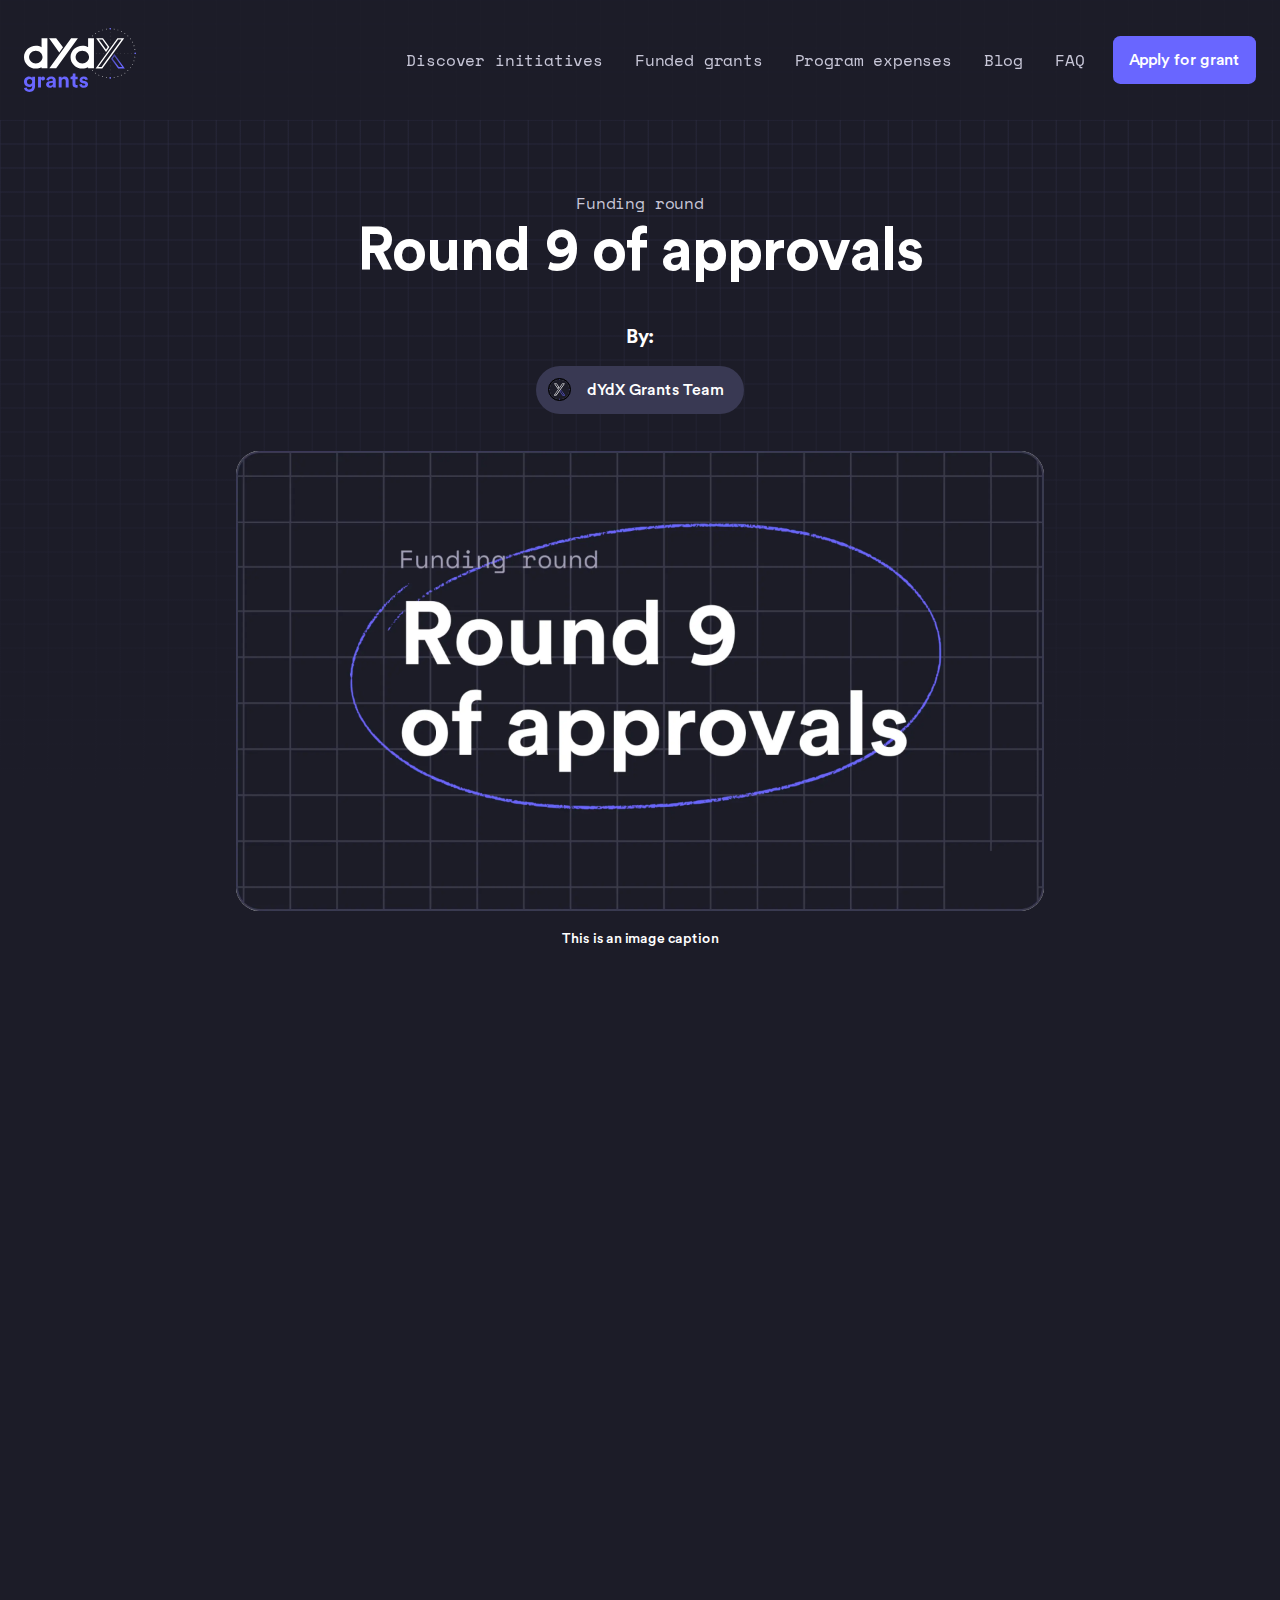
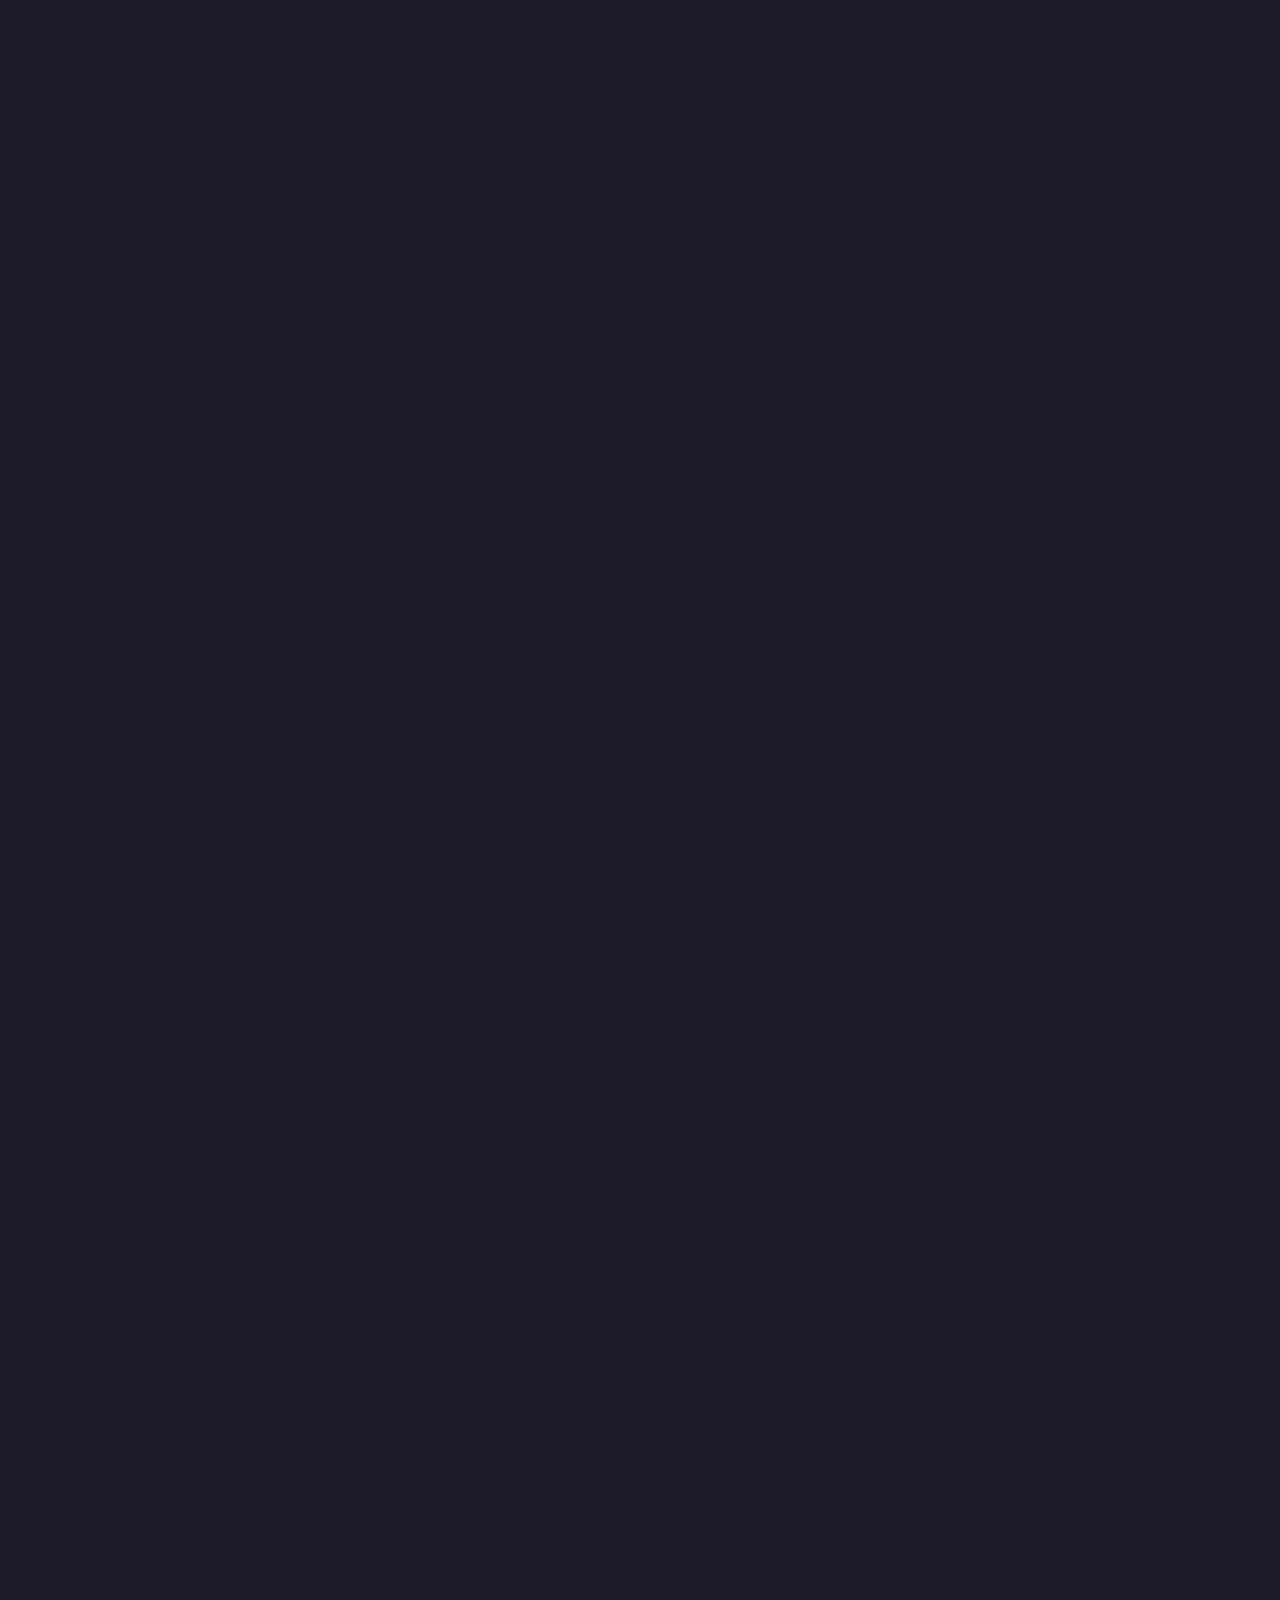
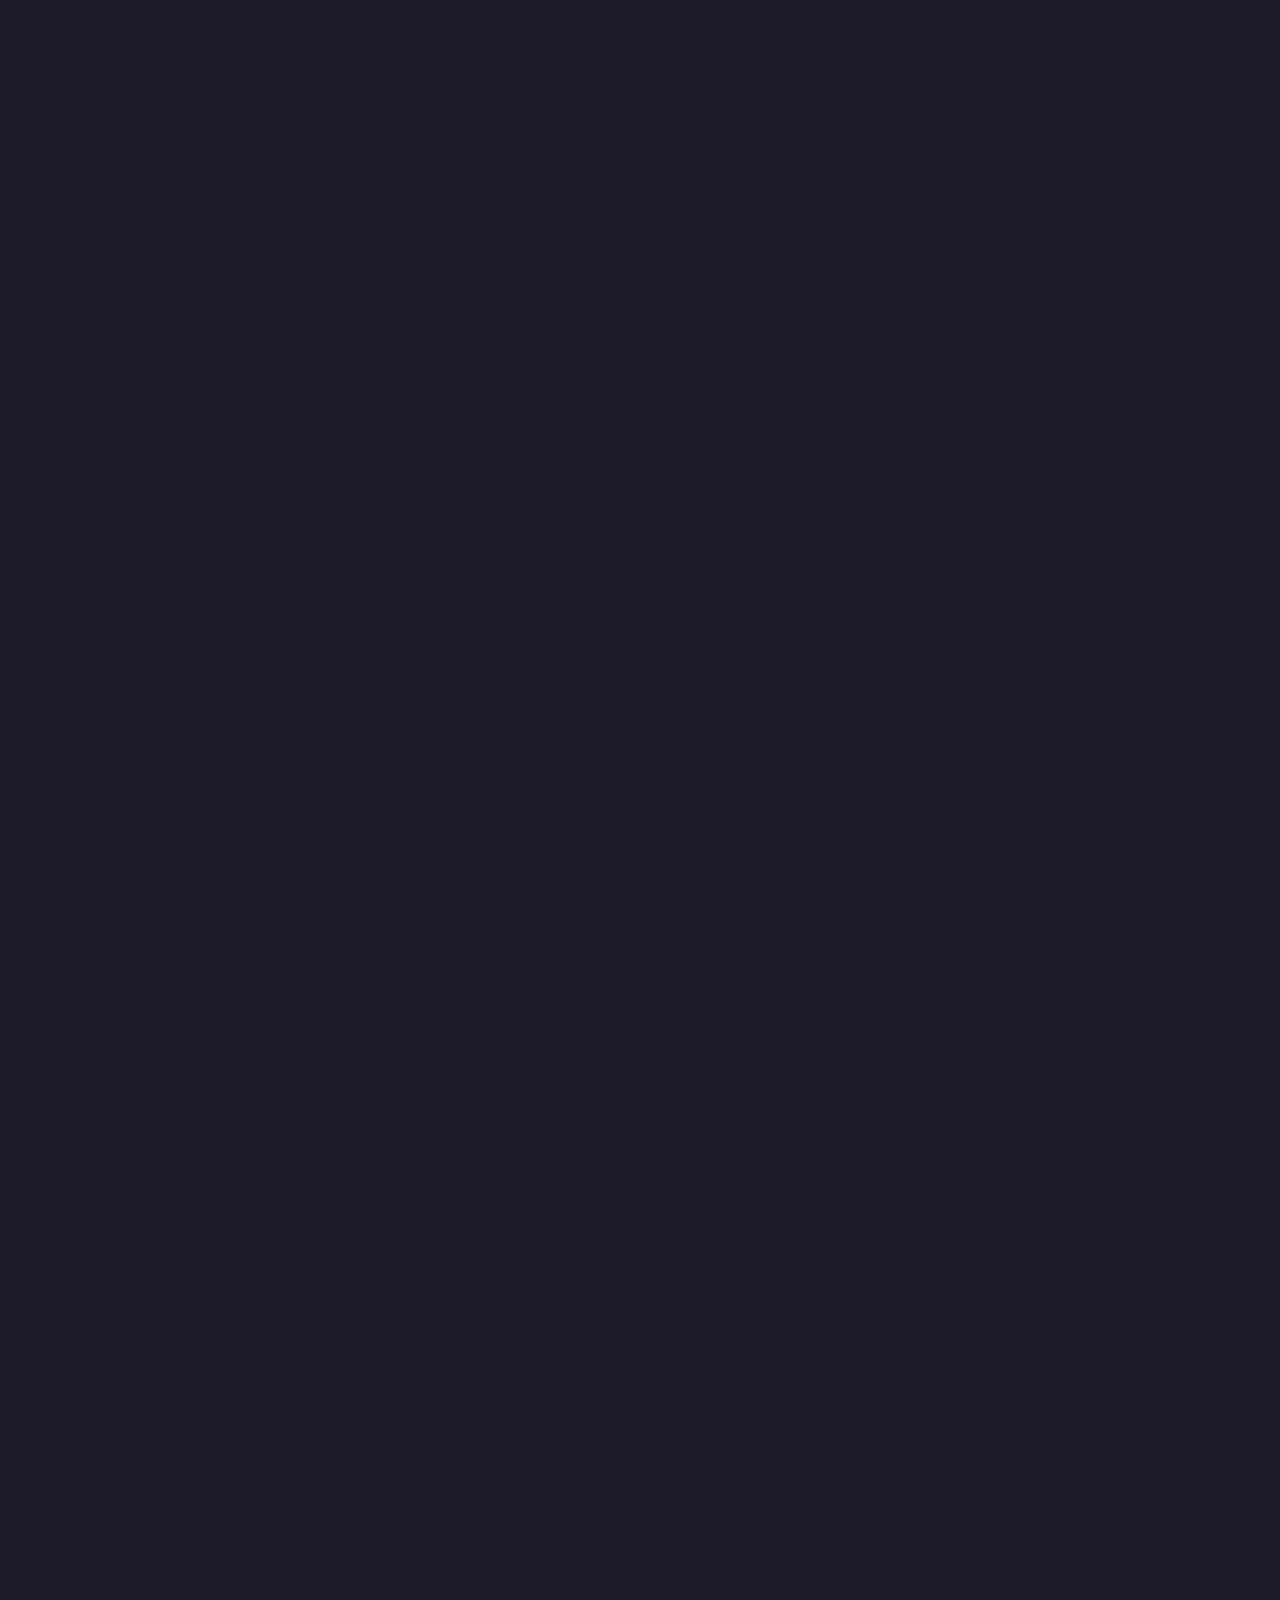
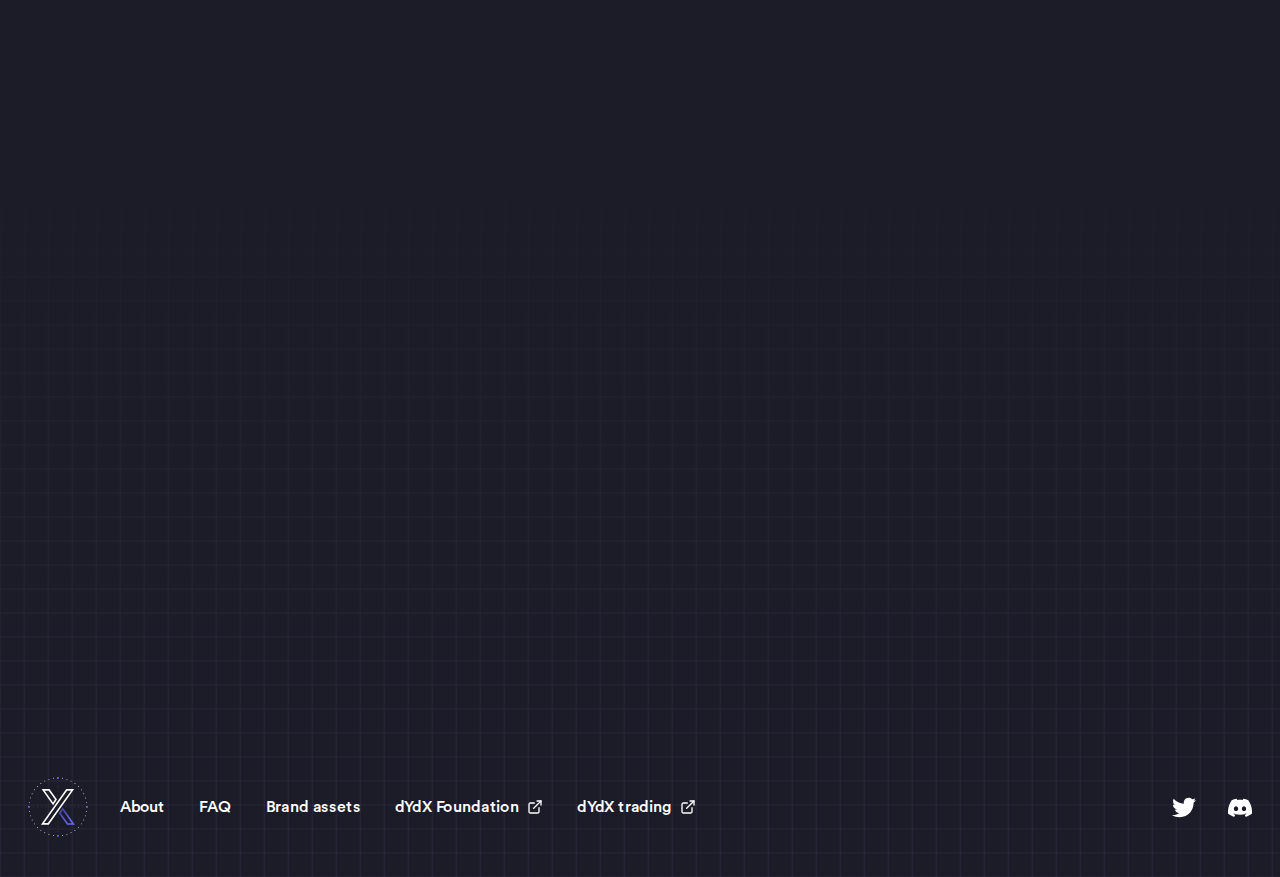
<file: docs/pages/blog-post.html>
<!DOCTYPE html>
<html lang="en">
  <!-- параметры:
  title: Название страницы
  stylehref: путь к файлу main.css, в случае если страницы находятся отдельно от index.html
  -->
  <head>
  <meta charset="UTF-8" />
  <meta http-equiv="X-UA-Compatible" content="IE=edge" />
  <meta name="viewport" content="width=device-width, initial-scale=1.0" />
  <link rel="stylesheet" href="https://cdn.jsdelivr.net/npm/swiper@10/swiper-bundle.min.css" />
  <link rel="stylesheet" href="./../styles/main.css" />
  <title>blog-post</title>
</head>


  <body>
    <div class="wrapper">
      <header class="header">
  <div class="header__container">
    <div class="header__body">
      <div class="header__logo">
        <a href="../index.html">
          <img src="../img/logo/master-logo.svg" alt="master-logo" />
        </a>
      </div>
      <div class="header__nav">
        <nav class="header__menu menu">
  <ul class="menu__list">
    <li class="menu__item">
      <a class="menu__link" href="../pages/discover.html">Discover initiatives </a>
    </li>
    <li class="menu__item">
      <a class="menu__link" href="../pages/funded-grants.html">Funded grants </a>
    </li>
    <li class="menu__item">
      <a class="menu__link" href="../pages/program.html">Program expenses </a>
    </li>
    <li class="menu__item">
      <a class="menu__link" href="../pages/blog.html">Blog </a>
    </li>
    <li class="menu__item">
      <a class="menu__link" href="../pages/faq.html">FAQ</a>
    </li>
  </ul>
  <div class="header__menu-socials">
    <ul>
      <li>
        <a href="#!">
          <svg width="24" height="24" viewBox="0 0 24 24" fill="none" xmlns="http://www.w3.org/2000/svg">
            <path
              d="M7.54752 21.7512C16.6042 21.7512 21.5578 14.2479 21.5578 7.74101C21.5578 7.52789 21.5578 7.31573 21.5434 7.10453C22.507 6.40748 23.3389 5.54441 24 4.55573C23.1014 4.95413 22.148 5.21528 21.1718 5.33045C22.1998 4.71514 22.9692 3.74723 23.3366 2.60693C22.3701 3.18054 21.3126 3.58475 20.2099 3.80213C19.4675 3.01271 18.4856 2.48997 17.4162 2.31481C16.3468 2.13966 15.2494 2.32184 14.294 2.83318C13.3385 3.34452 12.5782 4.1565 12.1307 5.14348C11.6833 6.13045 11.5735 7.23739 11.8186 8.29301C9.8609 8.19481 7.94576 7.68604 6.19745 6.79973C4.44915 5.91343 2.90676 4.66939 1.6704 3.14837C1.04073 4.23236 0.847872 5.5156 1.1311 6.73679C1.41433 7.95798 2.15234 9.02532 3.19488 9.72149C2.41123 9.69853 1.64465 9.48712 0.96 9.10517V9.16757C0.960311 10.3044 1.35385 11.4062 2.07387 12.2859C2.79389 13.1657 3.79606 13.7693 4.9104 13.9944C4.18548 14.1922 3.42487 14.2211 2.68704 14.0789C3.00181 15.0573 3.61443 15.9128 4.43924 16.5259C5.26405 17.139 6.25983 17.479 7.28736 17.4985C6.26644 18.3009 5.09731 18.8942 3.84687 19.2444C2.59643 19.5947 1.28921 19.6949 0 19.5394C2.25183 20.9844 4.87192 21.7509 7.54752 21.7474"
              fill="white"
            />
          </svg>
        </a>
      </li>
      <li>
        <a href="#!">
          <svg width="24" height="24" viewBox="0 0 24 24" fill="none" xmlns="http://www.w3.org/2000/svg">
            <path
              d="M20.317 4.15508C18.7873 3.4532 17.147 2.93609 15.4319 2.63991C15.4007 2.6342 15.3695 2.64848 15.3534 2.67705C15.1424 3.05227 14.9087 3.54177 14.7451 3.92651C12.9004 3.65034 11.0652 3.65034 9.25832 3.92651C9.09465 3.53321 8.85248 3.05227 8.64057 2.67705C8.62449 2.64944 8.59328 2.63515 8.56205 2.63991C6.84791 2.93514 5.20756 3.45226 3.67693 4.15508C3.66368 4.1608 3.65233 4.17033 3.64479 4.1827C0.533392 8.83106 -0.31895 13.3652 0.0991801 17.8431C0.101072 17.865 0.11337 17.8859 0.130398 17.8992C2.18321 19.4068 4.17171 20.322 6.12328 20.9286C6.15451 20.9382 6.18761 20.9267 6.20748 20.901C6.66913 20.2706 7.08064 19.6058 7.43348 18.9068C7.4543 18.8659 7.43442 18.8173 7.39186 18.8011C6.73913 18.5535 6.1176 18.2516 5.51973 17.9088C5.47244 17.8812 5.46865 17.8135 5.51216 17.7811C5.63797 17.6869 5.76382 17.5888 5.88396 17.4897C5.90569 17.4716 5.93598 17.4678 5.96153 17.4792C9.88928 19.2725 14.1415 19.2725 18.023 17.4792C18.0485 17.4669 18.0788 17.4707 18.1015 17.4888C18.2216 17.5878 18.3475 17.6869 18.4742 17.7811C18.5177 17.8135 18.5149 17.8812 18.4676 17.9088C17.8697 18.2583 17.2482 18.5535 16.5945 18.8002C16.552 18.8163 16.533 18.8659 16.5538 18.9068C16.9143 19.6049 17.3258 20.2696 17.7789 20.9001C17.7978 20.9267 17.8319 20.9382 17.8631 20.9286C19.8241 20.322 21.8126 19.4068 23.8654 17.8992C23.8834 17.8859 23.8948 17.8659 23.8967 17.844C24.3971 12.6671 23.0585 8.17015 20.3482 4.18365C20.3416 4.17033 20.3303 4.1608 20.317 4.15508ZM8.02002 15.1165C6.8375 15.1165 5.86313 14.0308 5.86313 12.6976C5.86313 11.3643 6.8186 10.2786 8.02002 10.2786C9.23087 10.2786 10.1958 11.3738 10.1769 12.6976C10.1769 14.0308 9.22141 15.1165 8.02002 15.1165ZM15.9947 15.1165C14.8123 15.1165 13.8379 14.0308 13.8379 12.6976C13.8379 11.3643 14.7933 10.2786 15.9947 10.2786C17.2056 10.2786 18.1705 11.3738 18.1516 12.6976C18.1516 14.0308 17.2056 15.1165 15.9947 15.1165Z"
              fill="white"
            />
          </svg>
        </a>
      </li>
    </ul>
  </div>
</nav>

        <div class="header__actions header__actions--normal-text button">
          <a href="../pages/apply-grant.html">Apply for grant</a>
        </div>
        <div class="header__actions header__actions--short-text button">
          <a href="../pages/apply-grant.html">Apply</a>
        </div>
        <div class="burger-icon">
  <button class="burger-icon__button" aria-label="Open menu" aria-expanded="false">
    <span></span>
    <span></span>
    <span></span>
  </button>
</div>

      </div>
    </div>
  </div>
</header>

      <main class="page blog-post">
        <section class="blog-post__header header-blog-post section--first">
          <div class="header-blog-post__container __container">
            <div class="header-blog-post__category">Funding round</div>
            <div class="header-blog-post__title">
              <h3 class="title-3">Round 9 of approvals</h3>
            </div>
            <div class="header-blog-post__team">
              <span>By:</span>
              <ul>
                <li>
                  <a href="../pages/grantee.html">
                    <img src="../img/logo/small-avatar-logo.svg" alt="" />
                    dYdX Grants Team
                  </a>
                </li>
              </ul>
            </div>
          </div>
        </section>
        <section class="blog-post__img img-blog-post">
          <div class="img-blog-post__container __container">
            <div class="img-blog-post__img">
              <figure>
                <picture><source srcset="../img/blog-post-img.webp" type="image/webp"><img src="../img/blog-post-img.jpg" alt="Описание изображения" /></picture>
                <figcaption>This is an image caption</figcaption>
              </figure>
            </div>
          </div>
        </section>
        <section class="blog-post__body body-blog-post">
          <div class="body-blog-post__container __container">
            <div class="body-blog-post__inner">
              <p>Hi Everyone!</p>
              <p>Excited to share another round of funding approved by the Committee! For Round 6, we have 5 grantees with a total of $246,000.00 in DYDX funding. Check out the table below for more information on each grant.</p>
              <p>We’re also happy to share that the Committee revamp is close to getting finalized. This revamp will enable payments to be complete by the Grants multisig. The team is working on the final documentation and will share everything with the community as soon as its ready. We’re excited to finally start paying our Grantees to really get things going!</p>
              <h2 class="title-2">Centralization lets you make decisions quickly</h2>
              <p>We’re also happy to share that the Committee revamp is close to getting finalized. This revamp will enable payments to be complete by the Grants multisig. The team is working on the final documentation and will share everything with the community as soon as its ready. We’re excited to finally start paying our Grantees to really get things going!</p>
              <h4 class="title-4">Centralization lets you make decisions quickly</h4>
              <p>We’re also happy to share that the Committee revamp is close to getting finalized. This revamp will enable payments to be complete by the Grants multisig. The team is working on the final documentation and will share everything with the community as soon as its ready. We’re excited to finally start paying our Grantees to really get things going!</p>
              <p>We’re also happy to share that the Committee revamp is close to getting finalized. This revamp will enable payments to be complete by the Grants multisig. The team is working on the final documentation and will share everything with the community as soon as its ready. We’re excited to finally start paying our Grantees to really get things going!</p>

              <blockquote>
                <p>The more realistic an experience we provide, the more real feedback we can get. With a more static mockup, or broad-line prototype, or a rich prototype with placeholder data, you tend to get more hypothetical feedback.</p>
                <footer>
                  <p> — Creighton Abrams</p>
                </footer>
              </blockquote>
              <p>Hope everyone has a great week!</p>
            </div>
          </div>
        </section>
        <section class="blog-post__grants grants-blog-post">
          <div class="grants-blog-post__container __container">
            <div class="grants-blog-post__header">
              <h2 class="title-2">Funded grants</h2>
            </div>
            <ul class="cards-container">
              <article class="@@class project-card">
  <a href="../pages/named-grant.html">
    <div class="project-card__img ">
      
    </div>
  </a>

  <div class="project-card__content">
    <a href="../pages/named-grant.html">
      <div class="project-card__info">
        <div class="project-card__category">category</div>
        <div class="project-card__title">
          <h4 class="title-4">Hedgie banner</h4>
        </div>
        <div class="project-card__financing">
          <dl>
            <dt>Funding amount:</dt>
            <dd>$5,000 - $6,000</dd>
          </dl>
        </div>
        <div class="project-card__text">
          <p>They can be used to deliver spacecraft to the ends of the solar system with hyper-pinpoint accuracy.</p>
        </div>
      </div>
    </a>

    <div class="project-card__avatars avatar-group">
      <ul>
        <li class="avatar">
          <a href="../pages/grantee.html">
            <picture><source srcset="../img/avatars/avatar-1.webp" type="image/webp"><img src="../img/avatars/avatar-1.jpg" alt="avatar" /></picture>
            <p class="avatar__name">Grantee Name</p>
          </a>
        </li>
        <li class="avatar">
          <a href="../pages/grantee.html">
            <picture><source srcset="../img/avatars/avatar-2.webp" type="image/webp"><img src="../img/avatars/avatar-2.jpg" alt="avatar" /></picture>
            <span class="avatar__name">Sart John</span>
          </a>
        </li>
        <li class="avatar">
          <a href="../pages/grantee.html">
            <picture><source srcset="../img/avatars/avatar-3.webp" type="image/webp"><img src="../img/avatars/avatar-3.jpg" alt="avatar" /></picture>
            <p class="avatar__name">Saphhire Saphire</p>
          </a>
        </li>
        <li class="avatar avatar--last">
          <span>+1</span>
        </li>
      </ul>
    </div>
  </div>
</article>
<article class="@@class project-card">
  <a href="../pages/named-grant.html">
    <div class="project-card__img ">
      
    </div>
  </a>

  <div class="project-card__content">
    <a href="../pages/named-grant.html">
      <div class="project-card__info">
        <div class="project-card__category">category</div>
        <div class="project-card__title">
          <h4 class="title-4">Hedgie banner</h4>
        </div>
        <div class="project-card__financing">
          <dl>
            <dt>Funding amount:</dt>
            <dd>$5,000 - $6,000</dd>
          </dl>
        </div>
        <div class="project-card__text">
          <p>They can be used to deliver spacecraft to the ends of the solar system with hyper-pinpoint accuracy.</p>
        </div>
      </div>
    </a>

    <div class="project-card__avatars avatar-group">
      <ul>
        <li class="avatar">
          <a href="../pages/grantee.html">
            <picture><source srcset="../img/avatars/avatar-1.webp" type="image/webp"><img src="../img/avatars/avatar-1.jpg" alt="avatar" /></picture>
            <p class="avatar__name">Grantee Name</p>
          </a>
        </li>
        <li class="avatar">
          <a href="../pages/grantee.html">
            <picture><source srcset="../img/avatars/avatar-2.webp" type="image/webp"><img src="../img/avatars/avatar-2.jpg" alt="avatar" /></picture>
            <span class="avatar__name">Sart John</span>
          </a>
        </li>
        <li class="avatar">
          <a href="../pages/grantee.html">
            <picture><source srcset="../img/avatars/avatar-3.webp" type="image/webp"><img src="../img/avatars/avatar-3.jpg" alt="avatar" /></picture>
            <p class="avatar__name">Saphhire Saphire</p>
          </a>
        </li>
        <li class="avatar avatar--last">
          <span>+1</span>
        </li>
      </ul>
    </div>
  </div>
</article>
<article class="@@class project-card">
  <a href="../pages/named-grant.html">
    <div class="project-card__img ">
      
    </div>
  </a>

  <div class="project-card__content">
    <a href="../pages/named-grant.html">
      <div class="project-card__info">
        <div class="project-card__category">category</div>
        <div class="project-card__title">
          <h4 class="title-4">Hedgie banner</h4>
        </div>
        <div class="project-card__financing">
          <dl>
            <dt>Funding amount:</dt>
            <dd>$5,000 - $6,000</dd>
          </dl>
        </div>
        <div class="project-card__text">
          <p>They can be used to deliver spacecraft to the ends of the solar system with hyper-pinpoint accuracy.</p>
        </div>
      </div>
    </a>

    <div class="project-card__avatars avatar-group">
      <ul>
        <li class="avatar">
          <a href="../pages/grantee.html">
            <picture><source srcset="../img/avatars/avatar-1.webp" type="image/webp"><img src="../img/avatars/avatar-1.jpg" alt="avatar" /></picture>
            <p class="avatar__name">Grantee Name</p>
          </a>
        </li>
        <li class="avatar">
          <a href="../pages/grantee.html">
            <picture><source srcset="../img/avatars/avatar-2.webp" type="image/webp"><img src="../img/avatars/avatar-2.jpg" alt="avatar" /></picture>
            <span class="avatar__name">Sart John</span>
          </a>
        </li>
        <li class="avatar">
          <a href="../pages/grantee.html">
            <picture><source srcset="../img/avatars/avatar-3.webp" type="image/webp"><img src="../img/avatars/avatar-3.jpg" alt="avatar" /></picture>
            <p class="avatar__name">Saphhire Saphire</p>
          </a>
        </li>
        <li class="avatar avatar--last">
          <span>+1</span>
        </li>
      </ul>
    </div>
  </div>
</article>
<article class="@@class project-card">
  <a href="../pages/named-grant.html">
    <div class="project-card__img _with-img">
      
      <picture><source srcset="../img/deco/block.webp" type="image/webp"><img src="../img/deco/block.jpg" alt="@@alt" /></picture>
      
    </div>
  </a>

  <div class="project-card__content">
    <a href="../pages/named-grant.html">
      <div class="project-card__info">
        <div class="project-card__category">category</div>
        <div class="project-card__title">
          <h4 class="title-4">Hedgie banner</h4>
        </div>
        <div class="project-card__financing">
          <dl>
            <dt>Funding amount:</dt>
            <dd>$5,000 - $6,000</dd>
          </dl>
        </div>
        <div class="project-card__text">
          <p>They can be used to deliver spacecraft to the ends of the solar system with hyper-pinpoint accuracy.</p>
        </div>
      </div>
    </a>

    <div class="project-card__avatars avatar-group">
      <ul>
        <li class="avatar">
          <a href="../pages/grantee.html">
            <picture><source srcset="../img/avatars/avatar-1.webp" type="image/webp"><img src="../img/avatars/avatar-1.jpg" alt="avatar" /></picture>
            <p class="avatar__name">Grantee Name</p>
          </a>
        </li>
        <li class="avatar">
          <a href="../pages/grantee.html">
            <picture><source srcset="../img/avatars/avatar-2.webp" type="image/webp"><img src="../img/avatars/avatar-2.jpg" alt="avatar" /></picture>
            <span class="avatar__name">Sart John</span>
          </a>
        </li>
        <li class="avatar">
          <a href="../pages/grantee.html">
            <picture><source srcset="../img/avatars/avatar-3.webp" type="image/webp"><img src="../img/avatars/avatar-3.jpg" alt="avatar" /></picture>
            <p class="avatar__name">Saphhire Saphire</p>
          </a>
        </li>
        <li class="avatar avatar--last">
          <span>+1</span>
        </li>
      </ul>
    </div>
  </div>
</article>
<article class="@@class project-card">
  <a href="../pages/named-grant.html">
    <div class="project-card__img ">
      
    </div>
  </a>

  <div class="project-card__content">
    <a href="../pages/named-grant.html">
      <div class="project-card__info">
        <div class="project-card__category">category</div>
        <div class="project-card__title">
          <h4 class="title-4">Hedgie banner</h4>
        </div>
        <div class="project-card__financing">
          <dl>
            <dt>Funding amount:</dt>
            <dd>$5,000 - $6,000</dd>
          </dl>
        </div>
        <div class="project-card__text">
          <p>They can be used to deliver spacecraft to the ends of the solar system with hyper-pinpoint accuracy.</p>
        </div>
      </div>
    </a>

    <div class="project-card__avatars avatar-group">
      <ul>
        <li class="avatar">
          <a href="../pages/grantee.html">
            <picture><source srcset="../img/avatars/avatar-1.webp" type="image/webp"><img src="../img/avatars/avatar-1.jpg" alt="avatar" /></picture>
            <p class="avatar__name">Grantee Name</p>
          </a>
        </li>
        <li class="avatar">
          <a href="../pages/grantee.html">
            <picture><source srcset="../img/avatars/avatar-2.webp" type="image/webp"><img src="../img/avatars/avatar-2.jpg" alt="avatar" /></picture>
            <span class="avatar__name">Sart John</span>
          </a>
        </li>
        <li class="avatar">
          <a href="../pages/grantee.html">
            <picture><source srcset="../img/avatars/avatar-3.webp" type="image/webp"><img src="../img/avatars/avatar-3.jpg" alt="avatar" /></picture>
            <p class="avatar__name">Saphhire Saphire</p>
          </a>
        </li>
        <li class="avatar avatar--last">
          <span>+1</span>
        </li>
      </ul>
    </div>
  </div>
</article>
<article class="@@class project-card">
  <a href="../pages/named-grant.html">
    <div class="project-card__img _with-img">
      
      <picture><source srcset="../img/deco/block.webp" type="image/webp"><img src="../img/deco/block.jpg" alt="@@alt" /></picture>
      
    </div>
  </a>

  <div class="project-card__content">
    <a href="../pages/named-grant.html">
      <div class="project-card__info">
        <div class="project-card__category">category</div>
        <div class="project-card__title">
          <h4 class="title-4">Hedgie banner</h4>
        </div>
        <div class="project-card__financing">
          <dl>
            <dt>Funding amount:</dt>
            <dd>$5,000 - $6,000</dd>
          </dl>
        </div>
        <div class="project-card__text">
          <p>They can be used to deliver spacecraft to the ends of the solar system with hyper-pinpoint accuracy.</p>
        </div>
      </div>
    </a>

    <div class="project-card__avatars avatar-group">
      <ul>
        <li class="avatar">
          <a href="../pages/grantee.html">
            <picture><source srcset="../img/avatars/avatar-1.webp" type="image/webp"><img src="../img/avatars/avatar-1.jpg" alt="avatar" /></picture>
            <p class="avatar__name">Grantee Name</p>
          </a>
        </li>
        <li class="avatar">
          <a href="../pages/grantee.html">
            <picture><source srcset="../img/avatars/avatar-2.webp" type="image/webp"><img src="../img/avatars/avatar-2.jpg" alt="avatar" /></picture>
            <span class="avatar__name">Sart John</span>
          </a>
        </li>
        <li class="avatar">
          <a href="../pages/grantee.html">
            <picture><source srcset="../img/avatars/avatar-3.webp" type="image/webp"><img src="../img/avatars/avatar-3.jpg" alt="avatar" /></picture>
            <p class="avatar__name">Saphhire Saphire</p>
          </a>
        </li>
        <li class="avatar avatar--last">
          <span>+1</span>
        </li>
      </ul>
    </div>
  </div>
</article>
<article class="@@class project-card">
  <a href="../pages/named-grant.html">
    <div class="project-card__img ">
      
    </div>
  </a>

  <div class="project-card__content">
    <a href="../pages/named-grant.html">
      <div class="project-card__info">
        <div class="project-card__category">category</div>
        <div class="project-card__title">
          <h4 class="title-4">Hedgie banner</h4>
        </div>
        <div class="project-card__financing">
          <dl>
            <dt>Funding amount:</dt>
            <dd>$5,000 - $6,000</dd>
          </dl>
        </div>
        <div class="project-card__text">
          <p>They can be used to deliver spacecraft to the ends of the solar system with hyper-pinpoint accuracy.</p>
        </div>
      </div>
    </a>

    <div class="project-card__avatars avatar-group">
      <ul>
        <li class="avatar">
          <a href="../pages/grantee.html">
            <picture><source srcset="../img/avatars/avatar-1.webp" type="image/webp"><img src="../img/avatars/avatar-1.jpg" alt="avatar" /></picture>
            <p class="avatar__name">Grantee Name</p>
          </a>
        </li>
        <li class="avatar">
          <a href="../pages/grantee.html">
            <picture><source srcset="../img/avatars/avatar-2.webp" type="image/webp"><img src="../img/avatars/avatar-2.jpg" alt="avatar" /></picture>
            <span class="avatar__name">Sart John</span>
          </a>
        </li>
        <li class="avatar">
          <a href="../pages/grantee.html">
            <picture><source srcset="../img/avatars/avatar-3.webp" type="image/webp"><img src="../img/avatars/avatar-3.jpg" alt="avatar" /></picture>
            <p class="avatar__name">Saphhire Saphire</p>
          </a>
        </li>
        <li class="avatar avatar--last">
          <span>+1</span>
        </li>
      </ul>
    </div>
  </div>
</article>
<article class="@@class project-card">
  <a href="../pages/named-grant.html">
    <div class="project-card__img ">
      
    </div>
  </a>

  <div class="project-card__content">
    <a href="../pages/named-grant.html">
      <div class="project-card__info">
        <div class="project-card__category">category</div>
        <div class="project-card__title">
          <h4 class="title-4">Hedgie banner</h4>
        </div>
        <div class="project-card__financing">
          <dl>
            <dt>Funding amount:</dt>
            <dd>$5,000 - $6,000</dd>
          </dl>
        </div>
        <div class="project-card__text">
          <p>They can be used to deliver spacecraft to the ends of the solar system with hyper-pinpoint accuracy.</p>
        </div>
      </div>
    </a>

    <div class="project-card__avatars avatar-group">
      <ul>
        <li class="avatar">
          <a href="../pages/grantee.html">
            <picture><source srcset="../img/avatars/avatar-1.webp" type="image/webp"><img src="../img/avatars/avatar-1.jpg" alt="avatar" /></picture>
            <p class="avatar__name">Grantee Name</p>
          </a>
        </li>
        <li class="avatar">
          <a href="../pages/grantee.html">
            <picture><source srcset="../img/avatars/avatar-2.webp" type="image/webp"><img src="../img/avatars/avatar-2.jpg" alt="avatar" /></picture>
            <span class="avatar__name">Sart John</span>
          </a>
        </li>
        <li class="avatar">
          <a href="../pages/grantee.html">
            <picture><source srcset="../img/avatars/avatar-3.webp" type="image/webp"><img src="../img/avatars/avatar-3.jpg" alt="avatar" /></picture>
            <p class="avatar__name">Saphhire Saphire</p>
          </a>
        </li>
        <li class="avatar avatar--last">
          <span>+1</span>
        </li>
      </ul>
    </div>
  </div>
</article>
<article class="@@class project-card">
  <a href="../pages/named-grant.html">
    <div class="project-card__img _with-img">
      
      <picture><source srcset="../img/deco/block.webp" type="image/webp"><img src="../img/deco/block.jpg" alt="@@alt" /></picture>
      
    </div>
  </a>

  <div class="project-card__content">
    <a href="../pages/named-grant.html">
      <div class="project-card__info">
        <div class="project-card__category">open</div>
        <div class="project-card__title">
          <h4 class="title-4">Hedgie educational content</h4>
        </div>
        <div class="project-card__financing">
          <dl>
            <dt>Funding amount:</dt>
            <dd>$5,000 - $6,000</dd>
          </dl>
        </div>
        <div class="project-card__text">
          <p>They are mathematically consistent in the sense that no one rule would ever violate another.</p>
        </div>
      </div>
    </a>

    <div class="project-card__avatars avatar-group">
      <ul>
        <li class="avatar">
          <a href="../pages/grantee.html">
            <picture><source srcset="../img/avatars/avatar-1.webp" type="image/webp"><img src="../img/avatars/avatar-1.jpg" alt="avatar" /></picture>
            <p class="avatar__name">Grantee Name</p>
          </a>
        </li>
        <li class="avatar">
          <a href="../pages/grantee.html">
            <picture><source srcset="../img/avatars/avatar-2.webp" type="image/webp"><img src="../img/avatars/avatar-2.jpg" alt="avatar" /></picture>
            <span class="avatar__name">Sart John</span>
          </a>
        </li>
        <li class="avatar">
          <a href="../pages/grantee.html">
            <picture><source srcset="../img/avatars/avatar-3.webp" type="image/webp"><img src="../img/avatars/avatar-3.jpg" alt="avatar" /></picture>
            <p class="avatar__name">Saphhire Saphire</p>
          </a>
        </li>
        <li class="avatar avatar--last">
          <span>+1</span>
        </li>
      </ul>
    </div>
  </div>
</article>

            </ul>
          </div>
        </section>
      </main>
      <footer class="footer">
  <div class="footer__container __container">
    <div class="footer__body">
      <div class="footer__logo">
        <img src="../img/logo/master-avatar.svg" alt="" />
      </div>
      <nav class="footer__nav">
        <ul class="footer__menu">
          <li>
            <a href="#!">About</a>
          </li>
          <li>
            <a href="../pages/faq.html">FAQ</a>
          </li>
          <li>
            <a href="../pages/brand-assets.html">Brand assets</a>
          </li>
          <li>
            <a href="#!"
              >dYdX Foundation
              <svg class="icon">
                <use href="../img/icons/symbol-defs.svg#_icon-fi_external-link"></use>
              </svg>
            </a>
          </li>
          <li>
            <a href="#!"
              >dYdX trading
              <svg class="icon">
                <use href="../img/icons/symbol-defs.svg#_icon-fi_external-link"></use>
              </svg>
            </a>
          </li>
        </ul>
        <ul class="footer__social">
          <li>
            <a href="#!">
              <img src="../img/socials/twitter.svg" alt="" />
            </a>
          </li>
          <li>
            <a href="#!">
              <img src="../img/socials/discord.svg" alt="" />
            </a>
          </li>
        </ul>
      </nav>
    </div>
  </div>
</footer>

    </div>
    <div class="modal-overlay">
  <div id="modal-1" class="modal">
    <div class="modal__container">
      <div class="modal__content">
        <h2>ICH BIN EIN POPUP-1</h2>
        <p>HALLO ZUSAMEN</p>
        <span>popup 1</span>
      </div>
      <div class="close-btn">
        <button id="closebtn">X</button>
      </div>
    </div>
  </div>

  <div id="modal-2" class="modal">
    <div class="modal__container">
      <div class="modal__content">
        <h2>ICH BIN EIN POPUP-2</h2>
        <p>HALLO ZUSAMEN</p>
        <span>popup 2</span>
      </div>
      <div class="close-btn">
        <button id="closebtn">X</button>
      </div>
    </div>
  </div>

  <div id="modal-3" class="modal">
    <div class="modal__container">
      <div class="modal__content">
        <h2>ICH BIN EIN POPUP-3</h2>
        <p>HALLO ZUSAMEN</p>
        <span>popup 3</span>

        <div class="popup-window">
          <h2>нажми на кнопку</h2>
          <button
            class="_open-modal-btn"
            data-modal-id="modal-4"
            id="popupOpen"
          >
            открыть popup
          </button>
        </div>
      </div>
      <div class="close-btn">
        <button id="closebtn">X</button>
      </div>
    </div>
  </div>

  <div id="modal-4" class="modal">
    <div class="modal__container">
      <div class="modal__content">
        <h2>ICH BIN EIN POPUP-4</h2>
        <p>HALLO ZUSAMEN</p>
        <span>popup 4</span>
        <div class="popup-window">
          <h2>нажми на кнопку</h2>
          <button
            class="_open-modal-btn"
            data-modal-id="modal-1"
            id="popupOpen"
          >
            открыть popup
          </button>
        </div>
      </div>
      <div class="close-btn">
        <button id="closebtn">X</button>
      </div>
    </div>
  </div>
</div>


    <script src="https://cdn.jsdelivr.net/npm/swiper@10/swiper-bundle.min.js"></script>
    <script src="./../scripts/runtime.js"></script>
    <script src="./../scripts/main.js"></script>
  </body>
</html>
</file>
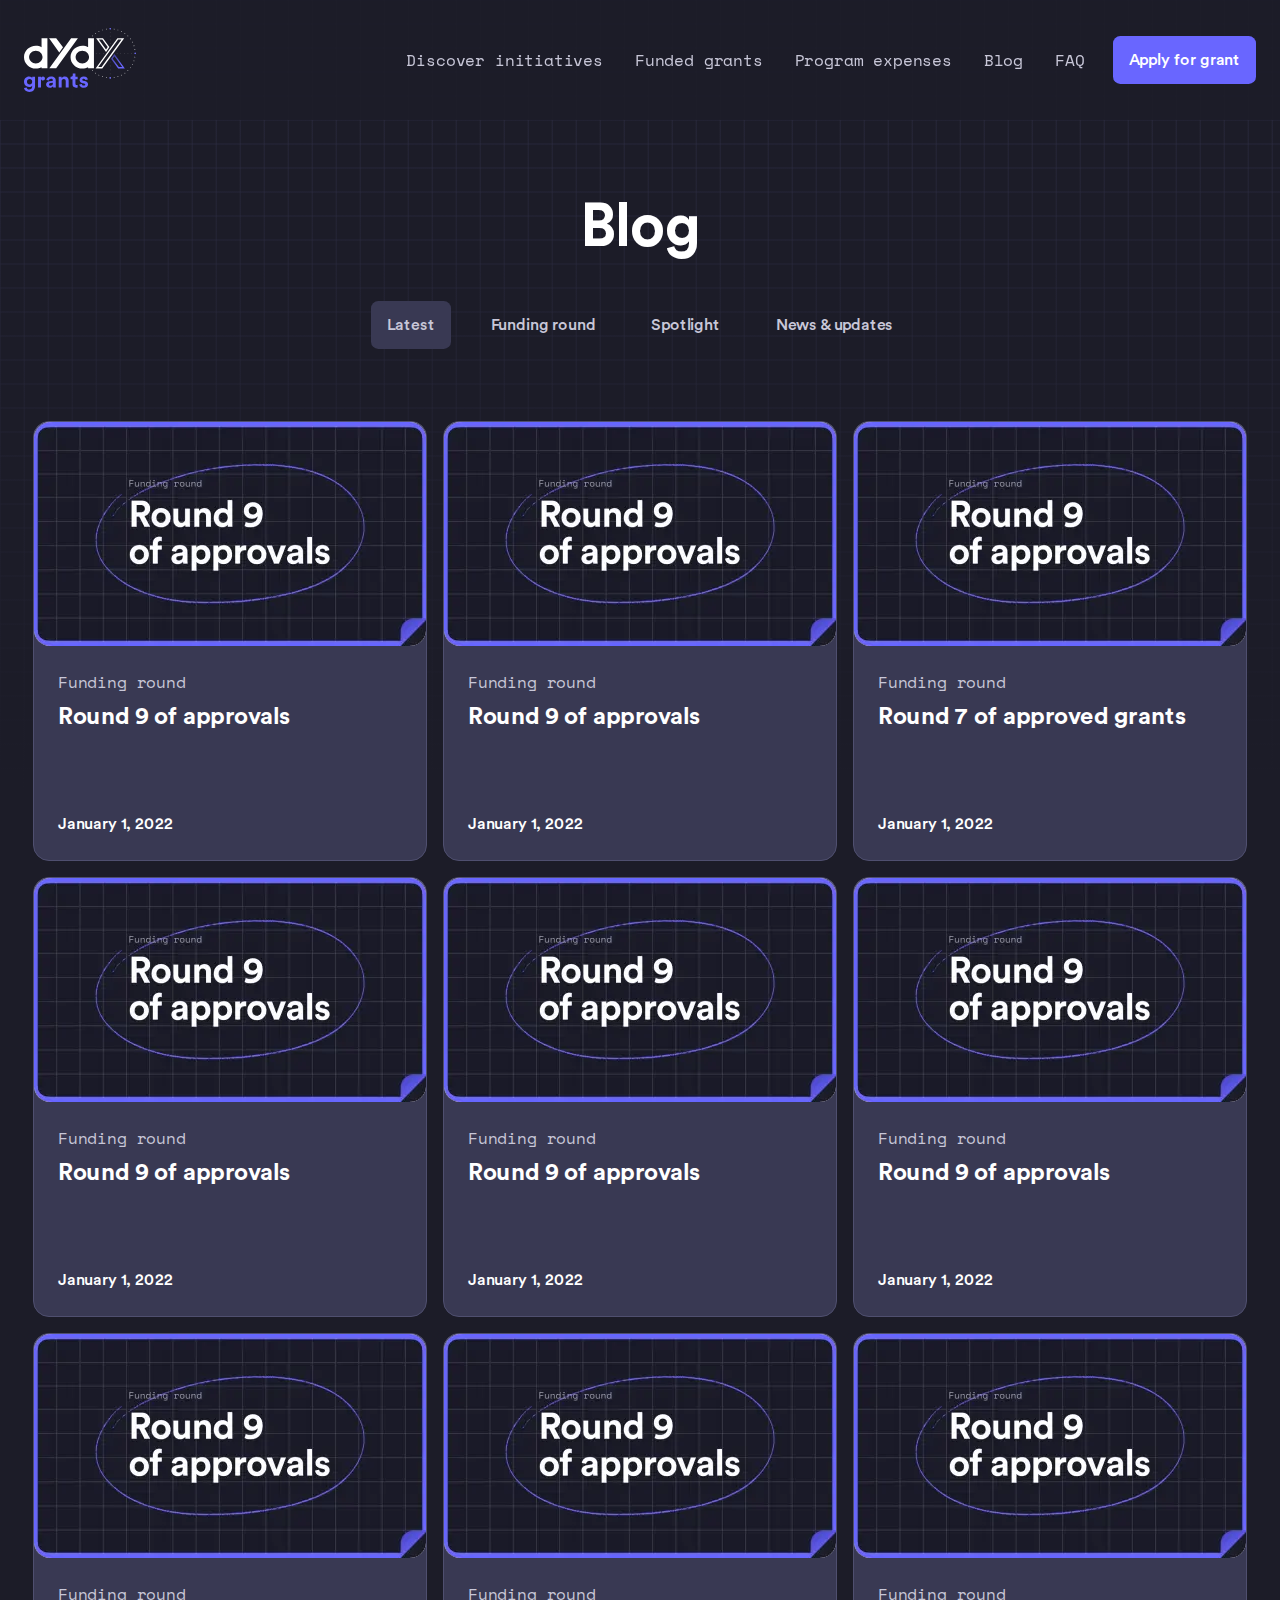
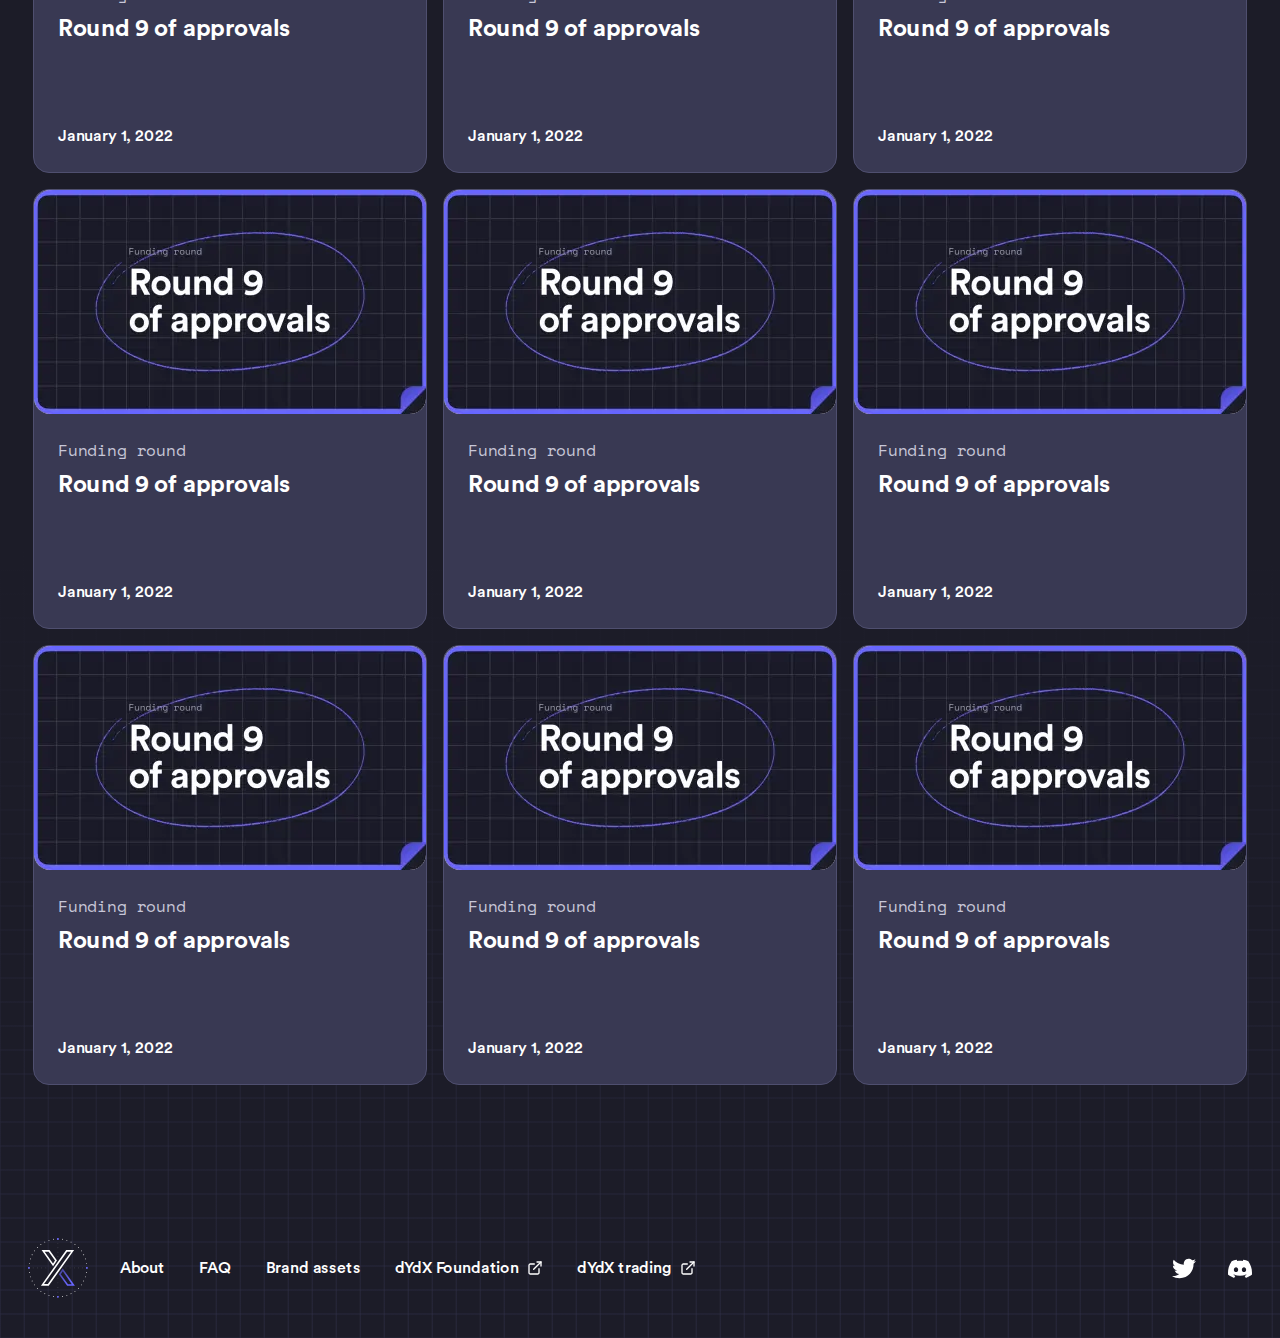
<file: docs/pages/blog.html>
<!DOCTYPE html>
<html lang="en">
  <!-- параметры:
  title: Название страницы
  stylehref: путь к файлу main.css, в случае если страницы находятся отдельно от index.html
  -->
  <head>
  <meta charset="UTF-8" />
  <meta http-equiv="X-UA-Compatible" content="IE=edge" />
  <meta name="viewport" content="width=device-width, initial-scale=1.0" />
  <link rel="stylesheet" href="https://cdn.jsdelivr.net/npm/swiper@10/swiper-bundle.min.css" />
  <link rel="stylesheet" href="./../styles/main.css" />
  <title>blog</title>
</head>

  <body>
    <div class="wrapper">
      <header class="header">
  <div class="header__container">
    <div class="header__body">
      <div class="header__logo">
        <a href="../index.html">
          <img src="../img/logo/master-logo.svg" alt="master-logo" />
        </a>
      </div>
      <div class="header__nav">
        <nav class="header__menu menu">
  <ul class="menu__list">
    <li class="menu__item">
      <a class="menu__link" href="../pages/discover.html">Discover initiatives </a>
    </li>
    <li class="menu__item">
      <a class="menu__link" href="../pages/funded-grants.html">Funded grants </a>
    </li>
    <li class="menu__item">
      <a class="menu__link" href="../pages/program.html">Program expenses </a>
    </li>
    <li class="menu__item">
      <a class="menu__link" href="../pages/blog.html">Blog </a>
    </li>
    <li class="menu__item">
      <a class="menu__link" href="../pages/faq.html">FAQ</a>
    </li>
  </ul>
  <div class="header__menu-socials">
    <ul>
      <li>
        <a href="#!">
          <svg width="24" height="24" viewBox="0 0 24 24" fill="none" xmlns="http://www.w3.org/2000/svg">
            <path
              d="M7.54752 21.7512C16.6042 21.7512 21.5578 14.2479 21.5578 7.74101C21.5578 7.52789 21.5578 7.31573 21.5434 7.10453C22.507 6.40748 23.3389 5.54441 24 4.55573C23.1014 4.95413 22.148 5.21528 21.1718 5.33045C22.1998 4.71514 22.9692 3.74723 23.3366 2.60693C22.3701 3.18054 21.3126 3.58475 20.2099 3.80213C19.4675 3.01271 18.4856 2.48997 17.4162 2.31481C16.3468 2.13966 15.2494 2.32184 14.294 2.83318C13.3385 3.34452 12.5782 4.1565 12.1307 5.14348C11.6833 6.13045 11.5735 7.23739 11.8186 8.29301C9.8609 8.19481 7.94576 7.68604 6.19745 6.79973C4.44915 5.91343 2.90676 4.66939 1.6704 3.14837C1.04073 4.23236 0.847872 5.5156 1.1311 6.73679C1.41433 7.95798 2.15234 9.02532 3.19488 9.72149C2.41123 9.69853 1.64465 9.48712 0.96 9.10517V9.16757C0.960311 10.3044 1.35385 11.4062 2.07387 12.2859C2.79389 13.1657 3.79606 13.7693 4.9104 13.9944C4.18548 14.1922 3.42487 14.2211 2.68704 14.0789C3.00181 15.0573 3.61443 15.9128 4.43924 16.5259C5.26405 17.139 6.25983 17.479 7.28736 17.4985C6.26644 18.3009 5.09731 18.8942 3.84687 19.2444C2.59643 19.5947 1.28921 19.6949 0 19.5394C2.25183 20.9844 4.87192 21.7509 7.54752 21.7474"
              fill="white"
            />
          </svg>
        </a>
      </li>
      <li>
        <a href="#!">
          <svg width="24" height="24" viewBox="0 0 24 24" fill="none" xmlns="http://www.w3.org/2000/svg">
            <path
              d="M20.317 4.15508C18.7873 3.4532 17.147 2.93609 15.4319 2.63991C15.4007 2.6342 15.3695 2.64848 15.3534 2.67705C15.1424 3.05227 14.9087 3.54177 14.7451 3.92651C12.9004 3.65034 11.0652 3.65034 9.25832 3.92651C9.09465 3.53321 8.85248 3.05227 8.64057 2.67705C8.62449 2.64944 8.59328 2.63515 8.56205 2.63991C6.84791 2.93514 5.20756 3.45226 3.67693 4.15508C3.66368 4.1608 3.65233 4.17033 3.64479 4.1827C0.533392 8.83106 -0.31895 13.3652 0.0991801 17.8431C0.101072 17.865 0.11337 17.8859 0.130398 17.8992C2.18321 19.4068 4.17171 20.322 6.12328 20.9286C6.15451 20.9382 6.18761 20.9267 6.20748 20.901C6.66913 20.2706 7.08064 19.6058 7.43348 18.9068C7.4543 18.8659 7.43442 18.8173 7.39186 18.8011C6.73913 18.5535 6.1176 18.2516 5.51973 17.9088C5.47244 17.8812 5.46865 17.8135 5.51216 17.7811C5.63797 17.6869 5.76382 17.5888 5.88396 17.4897C5.90569 17.4716 5.93598 17.4678 5.96153 17.4792C9.88928 19.2725 14.1415 19.2725 18.023 17.4792C18.0485 17.4669 18.0788 17.4707 18.1015 17.4888C18.2216 17.5878 18.3475 17.6869 18.4742 17.7811C18.5177 17.8135 18.5149 17.8812 18.4676 17.9088C17.8697 18.2583 17.2482 18.5535 16.5945 18.8002C16.552 18.8163 16.533 18.8659 16.5538 18.9068C16.9143 19.6049 17.3258 20.2696 17.7789 20.9001C17.7978 20.9267 17.8319 20.9382 17.8631 20.9286C19.8241 20.322 21.8126 19.4068 23.8654 17.8992C23.8834 17.8859 23.8948 17.8659 23.8967 17.844C24.3971 12.6671 23.0585 8.17015 20.3482 4.18365C20.3416 4.17033 20.3303 4.1608 20.317 4.15508ZM8.02002 15.1165C6.8375 15.1165 5.86313 14.0308 5.86313 12.6976C5.86313 11.3643 6.8186 10.2786 8.02002 10.2786C9.23087 10.2786 10.1958 11.3738 10.1769 12.6976C10.1769 14.0308 9.22141 15.1165 8.02002 15.1165ZM15.9947 15.1165C14.8123 15.1165 13.8379 14.0308 13.8379 12.6976C13.8379 11.3643 14.7933 10.2786 15.9947 10.2786C17.2056 10.2786 18.1705 11.3738 18.1516 12.6976C18.1516 14.0308 17.2056 15.1165 15.9947 15.1165Z"
              fill="white"
            />
          </svg>
        </a>
      </li>
    </ul>
  </div>
</nav>

        <div class="header__actions header__actions--normal-text button">
          <a href="../pages/apply-grant.html">Apply for grant</a>
        </div>
        <div class="header__actions header__actions--short-text button">
          <a href="../pages/apply-grant.html">Apply</a>
        </div>
        <div class="burger-icon">
  <button class="burger-icon__button" aria-label="Open menu" aria-expanded="false">
    <span></span>
    <span></span>
    <span></span>
  </button>
</div>

      </div>
    </div>
  </div>
</header>

      <main class="page blog">
        <section class="blog__header header-blog section--first">
          <div class="header-blog__container __container">
            <div class="blog__title section-title">
              <h3 class="title-3 text-center">Blog</h3>
            </div>
          </div>
        </section>
        <section class="blog__filter filter-blog">
          <div class="filter-blog__container __container">
            <nav class="filter">
              <ul class="horizontal-menu filter__menu">
                <li class="filter__item--activ">Latest</li>
                <li>Funding round</li>
                <li>Spotlight</li>
                <li>News & updates</li>
              </ul>
            </nav>
          </div>
        </section>
        <section class="blog__body body-blog">
          <div class="body-blog__container __container">
            <div class="blog__content">
              <ul class="cards-container">
                <article class="blog-post-card">
  <a href="../pages/blog-post.html">
    <div class="blog-post-card__img">
      <picture><source srcset="../img/deco/img-block.webp" type="image/webp"><img src="../img/deco/img-block.jpg" alt="@@img" /></picture>
    </div>
  </a>
  <div class="blog-post-card__body">
    <div class="blog-post-card__body-top">
      <span class="blog-post-card__category">Funding round</span>
      <a href="../pages/blog-post.html">
        <h4 class="title-4">round 9 of approvals</h4>
      </a>
    </div>
    <div class="blog-post-card__body-bottom">January 1, 2022</div>
  </div>
</article>
<article class="blog-post-card">
  <a href="../pages/blog-post.html">
    <div class="blog-post-card__img">
      <picture><source srcset="../img/deco/img-block.webp" type="image/webp"><img src="../img/deco/img-block.jpg" alt="@@img" /></picture>
    </div>
  </a>
  <div class="blog-post-card__body">
    <div class="blog-post-card__body-top">
      <span class="blog-post-card__category">Funding round</span>
      <a href="../pages/blog-post.html">
        <h4 class="title-4">Round 9 of approvals</h4>
      </a>
    </div>
    <div class="blog-post-card__body-bottom">January 1, 2022</div>
  </div>
</article>
<article class="blog-post-card">
  <a href="../pages/blog-post.html">
    <div class="blog-post-card__img">
      <picture><source srcset="../img/deco/img-block.webp" type="image/webp"><img src="../img/deco/img-block.jpg" alt="@@img" /></picture>
    </div>
  </a>
  <div class="blog-post-card__body">
    <div class="blog-post-card__body-top">
      <span class="blog-post-card__category">Funding round</span>
      <a href="../pages/blog-post.html">
        <h4 class="title-4">Round 7 of approved grants</h4>
      </a>
    </div>
    <div class="blog-post-card__body-bottom">January 1, 2022</div>
  </div>
</article>
<article class="blog-post-card">
  <a href="../pages/blog-post.html">
    <div class="blog-post-card__img">
      <picture><source srcset="../img/deco/img-block.webp" type="image/webp"><img src="../img/deco/img-block.jpg" alt="@@img" /></picture>
    </div>
  </a>
  <div class="blog-post-card__body">
    <div class="blog-post-card__body-top">
      <span class="blog-post-card__category">Funding round</span>
      <a href="../pages/blog-post.html">
        <h4 class="title-4">Round 9 of approvals</h4>
      </a>
    </div>
    <div class="blog-post-card__body-bottom">January 1, 2022</div>
  </div>
</article>
<article class="blog-post-card">
  <a href="../pages/blog-post.html">
    <div class="blog-post-card__img">
      <picture><source srcset="../img/deco/img-block.webp" type="image/webp"><img src="../img/deco/img-block.jpg" alt="@@img" /></picture>
    </div>
  </a>
  <div class="blog-post-card__body">
    <div class="blog-post-card__body-top">
      <span class="blog-post-card__category">Funding round</span>
      <a href="../pages/blog-post.html">
        <h4 class="title-4">Round 9 of approvals</h4>
      </a>
    </div>
    <div class="blog-post-card__body-bottom">January 1, 2022</div>
  </div>
</article>
<article class="blog-post-card">
  <a href="../pages/blog-post.html">
    <div class="blog-post-card__img">
      <picture><source srcset="../img/deco/img-block.webp" type="image/webp"><img src="../img/deco/img-block.jpg" alt="@@img" /></picture>
    </div>
  </a>
  <div class="blog-post-card__body">
    <div class="blog-post-card__body-top">
      <span class="blog-post-card__category">Funding round</span>
      <a href="../pages/blog-post.html">
        <h4 class="title-4">Round 9 of approvals</h4>
      </a>
    </div>
    <div class="blog-post-card__body-bottom">January 1, 2022</div>
  </div>
</article>
<article class="blog-post-card">
  <a href="../pages/blog-post.html">
    <div class="blog-post-card__img">
      <picture><source srcset="../img/deco/img-block.webp" type="image/webp"><img src="../img/deco/img-block.jpg" alt="@@img" /></picture>
    </div>
  </a>
  <div class="blog-post-card__body">
    <div class="blog-post-card__body-top">
      <span class="blog-post-card__category">Funding round</span>
      <a href="../pages/blog-post.html">
        <h4 class="title-4">Round 9 of approvals</h4>
      </a>
    </div>
    <div class="blog-post-card__body-bottom">January 1, 2022</div>
  </div>
</article>
<article class="blog-post-card">
  <a href="../pages/blog-post.html">
    <div class="blog-post-card__img">
      <picture><source srcset="../img/deco/img-block.webp" type="image/webp"><img src="../img/deco/img-block.jpg" alt="@@img" /></picture>
    </div>
  </a>
  <div class="blog-post-card__body">
    <div class="blog-post-card__body-top">
      <span class="blog-post-card__category">Funding round</span>
      <a href="../pages/blog-post.html">
        <h4 class="title-4">Round 9 of approvals</h4>
      </a>
    </div>
    <div class="blog-post-card__body-bottom">January 1, 2022</div>
  </div>
</article>
<article class="blog-post-card">
  <a href="../pages/blog-post.html">
    <div class="blog-post-card__img">
      <picture><source srcset="../img/deco/img-block.webp" type="image/webp"><img src="../img/deco/img-block.jpg" alt="@@img" /></picture>
    </div>
  </a>
  <div class="blog-post-card__body">
    <div class="blog-post-card__body-top">
      <span class="blog-post-card__category">Funding round</span>
      <a href="../pages/blog-post.html">
        <h4 class="title-4">Round 9 of approvals</h4>
      </a>
    </div>
    <div class="blog-post-card__body-bottom">January 1, 2022</div>
  </div>
</article>
<article class="blog-post-card">
  <a href="../pages/blog-post.html">
    <div class="blog-post-card__img">
      <picture><source srcset="../img/deco/img-block.webp" type="image/webp"><img src="../img/deco/img-block.jpg" alt="@@img" /></picture>
    </div>
  </a>
  <div class="blog-post-card__body">
    <div class="blog-post-card__body-top">
      <span class="blog-post-card__category">Funding round</span>
      <a href="../pages/blog-post.html">
        <h4 class="title-4">Round 9 of approvals</h4>
      </a>
    </div>
    <div class="blog-post-card__body-bottom">January 1, 2022</div>
  </div>
</article>
<article class="blog-post-card">
  <a href="../pages/blog-post.html">
    <div class="blog-post-card__img">
      <picture><source srcset="../img/deco/img-block.webp" type="image/webp"><img src="../img/deco/img-block.jpg" alt="@@img" /></picture>
    </div>
  </a>
  <div class="blog-post-card__body">
    <div class="blog-post-card__body-top">
      <span class="blog-post-card__category">Funding round</span>
      <a href="../pages/blog-post.html">
        <h4 class="title-4">Round 9 of approvals</h4>
      </a>
    </div>
    <div class="blog-post-card__body-bottom">January 1, 2022</div>
  </div>
</article>
<article class="blog-post-card">
  <a href="../pages/blog-post.html">
    <div class="blog-post-card__img">
      <picture><source srcset="../img/deco/img-block.webp" type="image/webp"><img src="../img/deco/img-block.jpg" alt="@@img" /></picture>
    </div>
  </a>
  <div class="blog-post-card__body">
    <div class="blog-post-card__body-top">
      <span class="blog-post-card__category">Funding round</span>
      <a href="../pages/blog-post.html">
        <h4 class="title-4">Round 9 of approvals</h4>
      </a>
    </div>
    <div class="blog-post-card__body-bottom">January 1, 2022</div>
  </div>
</article>
<article class="blog-post-card">
  <a href="../pages/blog-post.html">
    <div class="blog-post-card__img">
      <picture><source srcset="../img/deco/img-block.webp" type="image/webp"><img src="../img/deco/img-block.jpg" alt="@@img" /></picture>
    </div>
  </a>
  <div class="blog-post-card__body">
    <div class="blog-post-card__body-top">
      <span class="blog-post-card__category">Funding round</span>
      <a href="../pages/blog-post.html">
        <h4 class="title-4">Round 9 of approvals</h4>
      </a>
    </div>
    <div class="blog-post-card__body-bottom">January 1, 2022</div>
  </div>
</article>
<article class="blog-post-card">
  <a href="../pages/blog-post.html">
    <div class="blog-post-card__img">
      <picture><source srcset="../img/deco/img-block.webp" type="image/webp"><img src="../img/deco/img-block.jpg" alt="@@img" /></picture>
    </div>
  </a>
  <div class="blog-post-card__body">
    <div class="blog-post-card__body-top">
      <span class="blog-post-card__category">Funding round</span>
      <a href="../pages/blog-post.html">
        <h4 class="title-4">Round 9 of approvals</h4>
      </a>
    </div>
    <div class="blog-post-card__body-bottom">January 1, 2022</div>
  </div>
</article>
<article class="blog-post-card">
  <a href="../pages/blog-post.html">
    <div class="blog-post-card__img">
      <picture><source srcset="../img/deco/img-block.webp" type="image/webp"><img src="../img/deco/img-block.jpg" alt="@@img" /></picture>
    </div>
  </a>
  <div class="blog-post-card__body">
    <div class="blog-post-card__body-top">
      <span class="blog-post-card__category">Funding round</span>
      <a href="../pages/blog-post.html">
        <h4 class="title-4">Round 9 of approvals</h4>
      </a>
    </div>
    <div class="blog-post-card__body-bottom">January 1, 2022</div>
  </div>
</article>

              </ul>
            </div>
          </div>
        </section>
      </main>
      <footer class="footer">
  <div class="footer__container __container">
    <div class="footer__body">
      <div class="footer__logo">
        <img src="../img/logo/master-avatar.svg" alt="" />
      </div>
      <nav class="footer__nav">
        <ul class="footer__menu">
          <li>
            <a href="#!">About</a>
          </li>
          <li>
            <a href="../pages/faq.html">FAQ</a>
          </li>
          <li>
            <a href="../pages/brand-assets.html">Brand assets</a>
          </li>
          <li>
            <a href="#!"
              >dYdX Foundation
              <svg class="icon">
                <use href="../img/icons/symbol-defs.svg#_icon-fi_external-link"></use>
              </svg>
            </a>
          </li>
          <li>
            <a href="#!"
              >dYdX trading
              <svg class="icon">
                <use href="../img/icons/symbol-defs.svg#_icon-fi_external-link"></use>
              </svg>
            </a>
          </li>
        </ul>
        <ul class="footer__social">
          <li>
            <a href="#!">
              <img src="../img/socials/twitter.svg" alt="" />
            </a>
          </li>
          <li>
            <a href="#!">
              <img src="../img/socials/discord.svg" alt="" />
            </a>
          </li>
        </ul>
      </nav>
    </div>
  </div>
</footer>

    </div>
    <div class="modal-overlay">
  <div id="modal-1" class="modal">
    <div class="modal__container">
      <div class="modal__content">
        <h2>ICH BIN EIN POPUP-1</h2>
        <p>HALLO ZUSAMEN</p>
        <span>popup 1</span>
      </div>
      <div class="close-btn">
        <button id="closebtn">X</button>
      </div>
    </div>
  </div>

  <div id="modal-2" class="modal">
    <div class="modal__container">
      <div class="modal__content">
        <h2>ICH BIN EIN POPUP-2</h2>
        <p>HALLO ZUSAMEN</p>
        <span>popup 2</span>
      </div>
      <div class="close-btn">
        <button id="closebtn">X</button>
      </div>
    </div>
  </div>

  <div id="modal-3" class="modal">
    <div class="modal__container">
      <div class="modal__content">
        <h2>ICH BIN EIN POPUP-3</h2>
        <p>HALLO ZUSAMEN</p>
        <span>popup 3</span>

        <div class="popup-window">
          <h2>нажми на кнопку</h2>
          <button
            class="_open-modal-btn"
            data-modal-id="modal-4"
            id="popupOpen"
          >
            открыть popup
          </button>
        </div>
      </div>
      <div class="close-btn">
        <button id="closebtn">X</button>
      </div>
    </div>
  </div>

  <div id="modal-4" class="modal">
    <div class="modal__container">
      <div class="modal__content">
        <h2>ICH BIN EIN POPUP-4</h2>
        <p>HALLO ZUSAMEN</p>
        <span>popup 4</span>
        <div class="popup-window">
          <h2>нажми на кнопку</h2>
          <button
            class="_open-modal-btn"
            data-modal-id="modal-1"
            id="popupOpen"
          >
            открыть popup
          </button>
        </div>
      </div>
      <div class="close-btn">
        <button id="closebtn">X</button>
      </div>
    </div>
  </div>
</div>


    <script src="https://cdn.jsdelivr.net/npm/swiper@10/swiper-bundle.min.js"></script>
    <script src="./../scripts/runtime.js"></script>
    <script src="./../scripts/main.js"></script>
  </body>
</html>
</file>
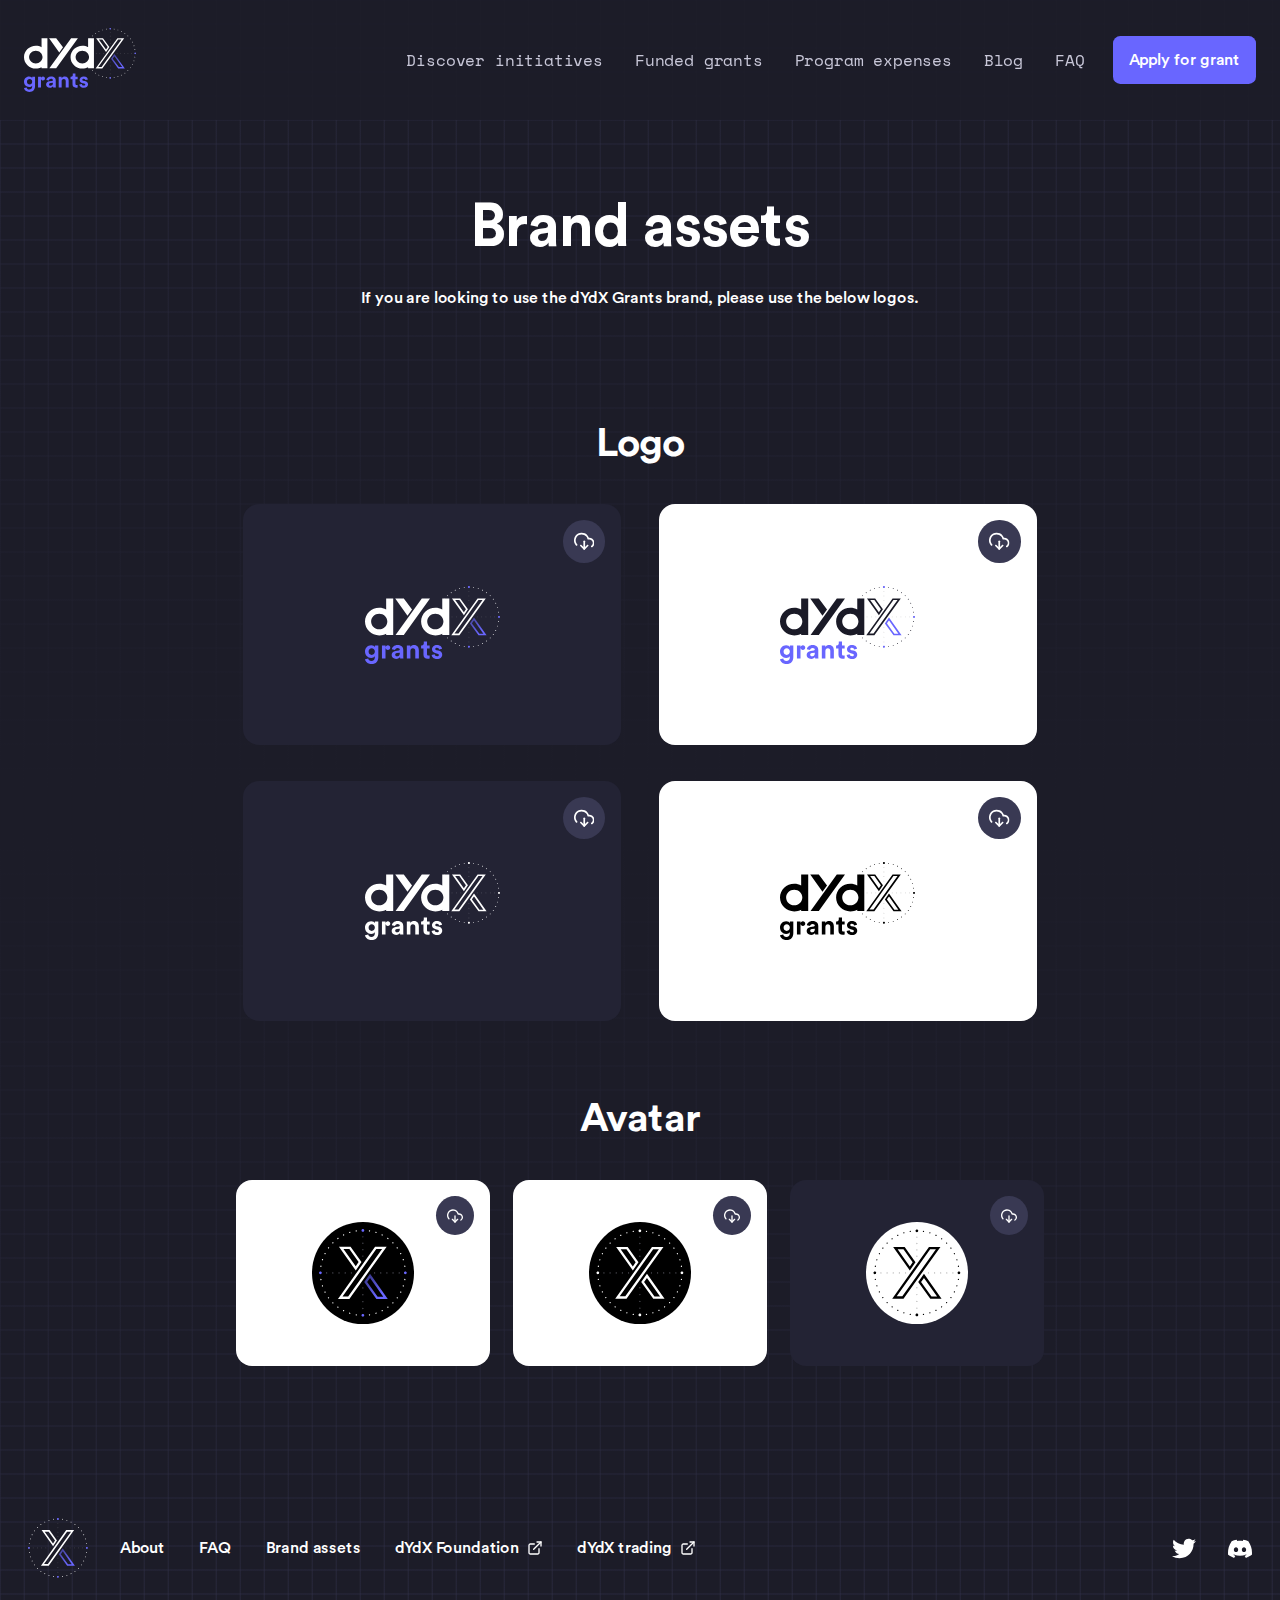
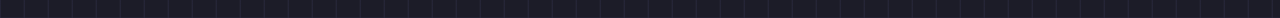
<file: docs/pages/brand-assets.html>
<!DOCTYPE html>
<html lang="en">
  <!-- параметры:
  title: Название страницы
  stylehref: путь к файлу main.css, в случае если страницы находятся отдельно от index.html
  -->
  <head>
  <meta charset="UTF-8" />
  <meta http-equiv="X-UA-Compatible" content="IE=edge" />
  <meta name="viewport" content="width=device-width, initial-scale=1.0" />
  <link rel="stylesheet" href="https://cdn.jsdelivr.net/npm/swiper@10/swiper-bundle.min.css" />
  <link rel="stylesheet" href="./../styles/main.css" />
  <title>brand-assets</title>
</head>

  <body>
    <div class="wrapper">
      <header class="header">
  <div class="header__container">
    <div class="header__body">
      <div class="header__logo">
        <a href="../index.html">
          <img src="../img/logo/master-logo.svg" alt="master-logo" />
        </a>
      </div>
      <div class="header__nav">
        <nav class="header__menu menu">
  <ul class="menu__list">
    <li class="menu__item">
      <a class="menu__link" href="../pages/discover.html">Discover initiatives </a>
    </li>
    <li class="menu__item">
      <a class="menu__link" href="../pages/funded-grants.html">Funded grants </a>
    </li>
    <li class="menu__item">
      <a class="menu__link" href="../pages/program.html">Program expenses </a>
    </li>
    <li class="menu__item">
      <a class="menu__link" href="../pages/blog.html">Blog </a>
    </li>
    <li class="menu__item">
      <a class="menu__link" href="../pages/faq.html">FAQ</a>
    </li>
  </ul>
  <div class="header__menu-socials">
    <ul>
      <li>
        <a href="#!">
          <svg width="24" height="24" viewBox="0 0 24 24" fill="none" xmlns="http://www.w3.org/2000/svg">
            <path
              d="M7.54752 21.7512C16.6042 21.7512 21.5578 14.2479 21.5578 7.74101C21.5578 7.52789 21.5578 7.31573 21.5434 7.10453C22.507 6.40748 23.3389 5.54441 24 4.55573C23.1014 4.95413 22.148 5.21528 21.1718 5.33045C22.1998 4.71514 22.9692 3.74723 23.3366 2.60693C22.3701 3.18054 21.3126 3.58475 20.2099 3.80213C19.4675 3.01271 18.4856 2.48997 17.4162 2.31481C16.3468 2.13966 15.2494 2.32184 14.294 2.83318C13.3385 3.34452 12.5782 4.1565 12.1307 5.14348C11.6833 6.13045 11.5735 7.23739 11.8186 8.29301C9.8609 8.19481 7.94576 7.68604 6.19745 6.79973C4.44915 5.91343 2.90676 4.66939 1.6704 3.14837C1.04073 4.23236 0.847872 5.5156 1.1311 6.73679C1.41433 7.95798 2.15234 9.02532 3.19488 9.72149C2.41123 9.69853 1.64465 9.48712 0.96 9.10517V9.16757C0.960311 10.3044 1.35385 11.4062 2.07387 12.2859C2.79389 13.1657 3.79606 13.7693 4.9104 13.9944C4.18548 14.1922 3.42487 14.2211 2.68704 14.0789C3.00181 15.0573 3.61443 15.9128 4.43924 16.5259C5.26405 17.139 6.25983 17.479 7.28736 17.4985C6.26644 18.3009 5.09731 18.8942 3.84687 19.2444C2.59643 19.5947 1.28921 19.6949 0 19.5394C2.25183 20.9844 4.87192 21.7509 7.54752 21.7474"
              fill="white"
            />
          </svg>
        </a>
      </li>
      <li>
        <a href="#!">
          <svg width="24" height="24" viewBox="0 0 24 24" fill="none" xmlns="http://www.w3.org/2000/svg">
            <path
              d="M20.317 4.15508C18.7873 3.4532 17.147 2.93609 15.4319 2.63991C15.4007 2.6342 15.3695 2.64848 15.3534 2.67705C15.1424 3.05227 14.9087 3.54177 14.7451 3.92651C12.9004 3.65034 11.0652 3.65034 9.25832 3.92651C9.09465 3.53321 8.85248 3.05227 8.64057 2.67705C8.62449 2.64944 8.59328 2.63515 8.56205 2.63991C6.84791 2.93514 5.20756 3.45226 3.67693 4.15508C3.66368 4.1608 3.65233 4.17033 3.64479 4.1827C0.533392 8.83106 -0.31895 13.3652 0.0991801 17.8431C0.101072 17.865 0.11337 17.8859 0.130398 17.8992C2.18321 19.4068 4.17171 20.322 6.12328 20.9286C6.15451 20.9382 6.18761 20.9267 6.20748 20.901C6.66913 20.2706 7.08064 19.6058 7.43348 18.9068C7.4543 18.8659 7.43442 18.8173 7.39186 18.8011C6.73913 18.5535 6.1176 18.2516 5.51973 17.9088C5.47244 17.8812 5.46865 17.8135 5.51216 17.7811C5.63797 17.6869 5.76382 17.5888 5.88396 17.4897C5.90569 17.4716 5.93598 17.4678 5.96153 17.4792C9.88928 19.2725 14.1415 19.2725 18.023 17.4792C18.0485 17.4669 18.0788 17.4707 18.1015 17.4888C18.2216 17.5878 18.3475 17.6869 18.4742 17.7811C18.5177 17.8135 18.5149 17.8812 18.4676 17.9088C17.8697 18.2583 17.2482 18.5535 16.5945 18.8002C16.552 18.8163 16.533 18.8659 16.5538 18.9068C16.9143 19.6049 17.3258 20.2696 17.7789 20.9001C17.7978 20.9267 17.8319 20.9382 17.8631 20.9286C19.8241 20.322 21.8126 19.4068 23.8654 17.8992C23.8834 17.8859 23.8948 17.8659 23.8967 17.844C24.3971 12.6671 23.0585 8.17015 20.3482 4.18365C20.3416 4.17033 20.3303 4.1608 20.317 4.15508ZM8.02002 15.1165C6.8375 15.1165 5.86313 14.0308 5.86313 12.6976C5.86313 11.3643 6.8186 10.2786 8.02002 10.2786C9.23087 10.2786 10.1958 11.3738 10.1769 12.6976C10.1769 14.0308 9.22141 15.1165 8.02002 15.1165ZM15.9947 15.1165C14.8123 15.1165 13.8379 14.0308 13.8379 12.6976C13.8379 11.3643 14.7933 10.2786 15.9947 10.2786C17.2056 10.2786 18.1705 11.3738 18.1516 12.6976C18.1516 14.0308 17.2056 15.1165 15.9947 15.1165Z"
              fill="white"
            />
          </svg>
        </a>
      </li>
    </ul>
  </div>
</nav>

        <div class="header__actions header__actions--normal-text button">
          <a href="../pages/apply-grant.html">Apply for grant</a>
        </div>
        <div class="header__actions header__actions--short-text button">
          <a href="../pages/apply-grant.html">Apply</a>
        </div>
        <div class="burger-icon">
  <button class="burger-icon__button" aria-label="Open menu" aria-expanded="false">
    <span></span>
    <span></span>
    <span></span>
  </button>
</div>

      </div>
    </div>
  </div>
</header>

      <main class="page brand-assets">
        <section class="brand-assets__header header-brand-assets section--first">
          <div class="header-brand-assets__container __container">
            <div class="header-brand-assets__title">
              <h3 class="title-3 text-center">Brand assets</h3>
            </div>
            <div class="header-brand-assets__text">
              <p class="text-center">If you are looking to use the dYdX Grants brand, please use the below logos.</p>
            </div>
          </div>
        </section>
        <section class="brand-assets__body body-brand-assets">
          <div class="body-brand-assets__container __container">
            <div class="body-brand-assets__inner">
              <div class="body-brand-assets__inner-item">
                <div class="body-brand-assets__title">
                  <h2 class="title-2 text-center">Logo</h2>
                </div>
                <div class="body-brand-assets__logos">
                  <div class="body-brand-assets__logos-item">
                    <img src="../img/logo/logo-primary.svg" alt="" />
                    <a href="../img/logo/logo-primary.svg" download>
                      <svg class="icon icon--big">
                        <use href="../img/icons/symbol-defs.svg#_icon-fi_download-cloud"></use>
                      </svg>
                    </a>
                  </div>
                  <div class="body-brand-assets__logos-item body-brand-assets__logos-item--white">
                    <div class="body-brand-assets__logos-img">
                      <img src="../img/logo/logo-inverted-primary.svg" alt="" />
                    </div>
                    <a href="../img/logo/logo-inverted-primary.svg" download>
                      <svg class="icon icon--big">
                        <use href="../img/icons/symbol-defs.svg#_icon-fi_download-cloud"></use>
                      </svg>
                    </a>
                  </div>
                  <div class="body-brand-assets__logos-item">
                    <img src="../img/logo/logo-monotone-white.svg" alt="" />
                    <a href="../img/logo/logo-monotone-white.svg" download>
                      <svg class="icon icon--big">
                        <use href="../img/icons/symbol-defs.svg#_icon-fi_download-cloud"></use>
                      </svg>
                    </a>
                  </div>
                  <div class="body-brand-assets__logos-item body-brand-assets__logos-item--white">
                    <img src="../img/logo/logo-monotone-black.svg" alt="" />
                    <a href="../img/logo/logo-monotone-black.svg" download>
                      <svg class="icon icon--big">
                        <use href="../img/icons/symbol-defs.svg#_icon-fi_download-cloud"></use>
                      </svg>
                    </a>
                  </div>
                </div>
              </div>
              <div class="body-brand-assets__inner-item">
                <div class="body-brand-assets__title">
                  <h2 class="title-2 text-center">Avatar</h2>
                </div>
                <div class="body-brand-assets__avatars">
                  <div class="body-brand-assets__avatars-item body-brand-assets__avatars-item--white">
                    <img src="../img/logo/master-avatar.svg" alt="" />
                    <a href="../img/logo/master-avatar.svg" download>
                      <svg class="icon">
                        <use href="../img/icons/symbol-defs.svg#_icon-fi_download-cloud"></use>
                      </svg>
                    </a>
                  </div>
                  <div class="body-brand-assets__avatars-item body-brand-assets__avatars-item--white">
                    <img src="../img/logo/master-avatar-dark.svg" alt="" />
                    <a href="../img/logo/master-avatar-dark.svg" download>
                      <svg class="icon">
                        <use href="../img/icons/symbol-defs.svg#_icon-fi_download-cloud"></use>
                      </svg>
                    </a>
                  </div>
                  <div class="body-brand-assets__avatars-item">
                    <img class="bgc-white" src="../img/logo/master-avatar-white.svg" alt="" />
                    <a href="../img/logo/master-avatar-white.svg" download>
                      <svg class="icon">
                        <use href="../img/icons/symbol-defs.svg#_icon-fi_download-cloud"></use>
                      </svg>
                    </a>
                  </div>
                </div>
              </div>
            </div>
          </div>
        </section>
      </main>
      <footer class="footer">
  <div class="footer__container __container">
    <div class="footer__body">
      <div class="footer__logo">
        <img src="../img/logo/master-avatar.svg" alt="" />
      </div>
      <nav class="footer__nav">
        <ul class="footer__menu">
          <li>
            <a href="#!">About</a>
          </li>
          <li>
            <a href="../pages/faq.html">FAQ</a>
          </li>
          <li>
            <a href="../pages/brand-assets.html">Brand assets</a>
          </li>
          <li>
            <a href="#!"
              >dYdX Foundation
              <svg class="icon">
                <use href="../img/icons/symbol-defs.svg#_icon-fi_external-link"></use>
              </svg>
            </a>
          </li>
          <li>
            <a href="#!"
              >dYdX trading
              <svg class="icon">
                <use href="../img/icons/symbol-defs.svg#_icon-fi_external-link"></use>
              </svg>
            </a>
          </li>
        </ul>
        <ul class="footer__social">
          <li>
            <a href="#!">
              <img src="../img/socials/twitter.svg" alt="" />
            </a>
          </li>
          <li>
            <a href="#!">
              <img src="../img/socials/discord.svg" alt="" />
            </a>
          </li>
        </ul>
      </nav>
    </div>
  </div>
</footer>

    </div>
    <div class="modal-overlay">
  <div id="modal-1" class="modal">
    <div class="modal__container">
      <div class="modal__content">
        <h2>ICH BIN EIN POPUP-1</h2>
        <p>HALLO ZUSAMEN</p>
        <span>popup 1</span>
      </div>
      <div class="close-btn">
        <button id="closebtn">X</button>
      </div>
    </div>
  </div>

  <div id="modal-2" class="modal">
    <div class="modal__container">
      <div class="modal__content">
        <h2>ICH BIN EIN POPUP-2</h2>
        <p>HALLO ZUSAMEN</p>
        <span>popup 2</span>
      </div>
      <div class="close-btn">
        <button id="closebtn">X</button>
      </div>
    </div>
  </div>

  <div id="modal-3" class="modal">
    <div class="modal__container">
      <div class="modal__content">
        <h2>ICH BIN EIN POPUP-3</h2>
        <p>HALLO ZUSAMEN</p>
        <span>popup 3</span>

        <div class="popup-window">
          <h2>нажми на кнопку</h2>
          <button
            class="_open-modal-btn"
            data-modal-id="modal-4"
            id="popupOpen"
          >
            открыть popup
          </button>
        </div>
      </div>
      <div class="close-btn">
        <button id="closebtn">X</button>
      </div>
    </div>
  </div>

  <div id="modal-4" class="modal">
    <div class="modal__container">
      <div class="modal__content">
        <h2>ICH BIN EIN POPUP-4</h2>
        <p>HALLO ZUSAMEN</p>
        <span>popup 4</span>
        <div class="popup-window">
          <h2>нажми на кнопку</h2>
          <button
            class="_open-modal-btn"
            data-modal-id="modal-1"
            id="popupOpen"
          >
            открыть popup
          </button>
        </div>
      </div>
      <div class="close-btn">
        <button id="closebtn">X</button>
      </div>
    </div>
  </div>
</div>


    <script src="https://cdn.jsdelivr.net/npm/swiper@10/swiper-bundle.min.js"></script>
    <script src="./../scripts/runtime.js"></script>
    <script src="./../scripts/main.js"></script>
  </body>
</html>
</file>
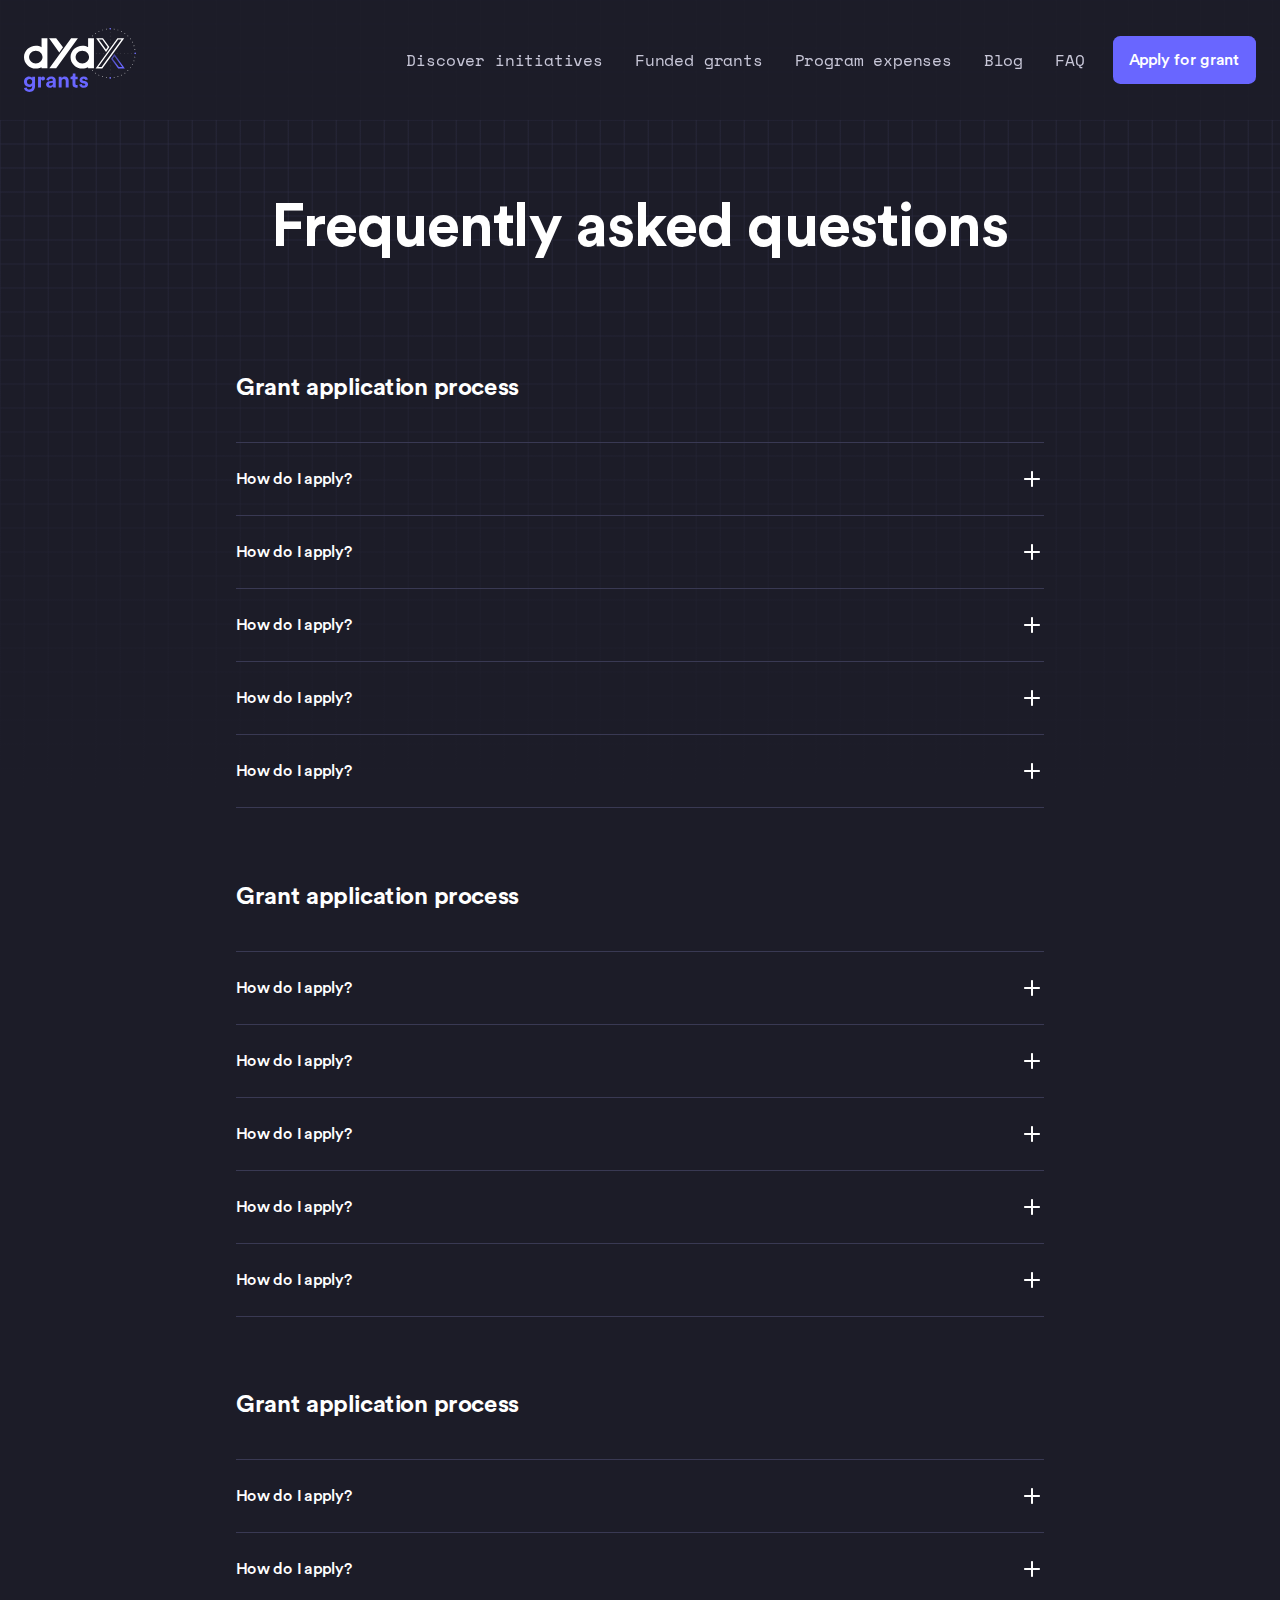
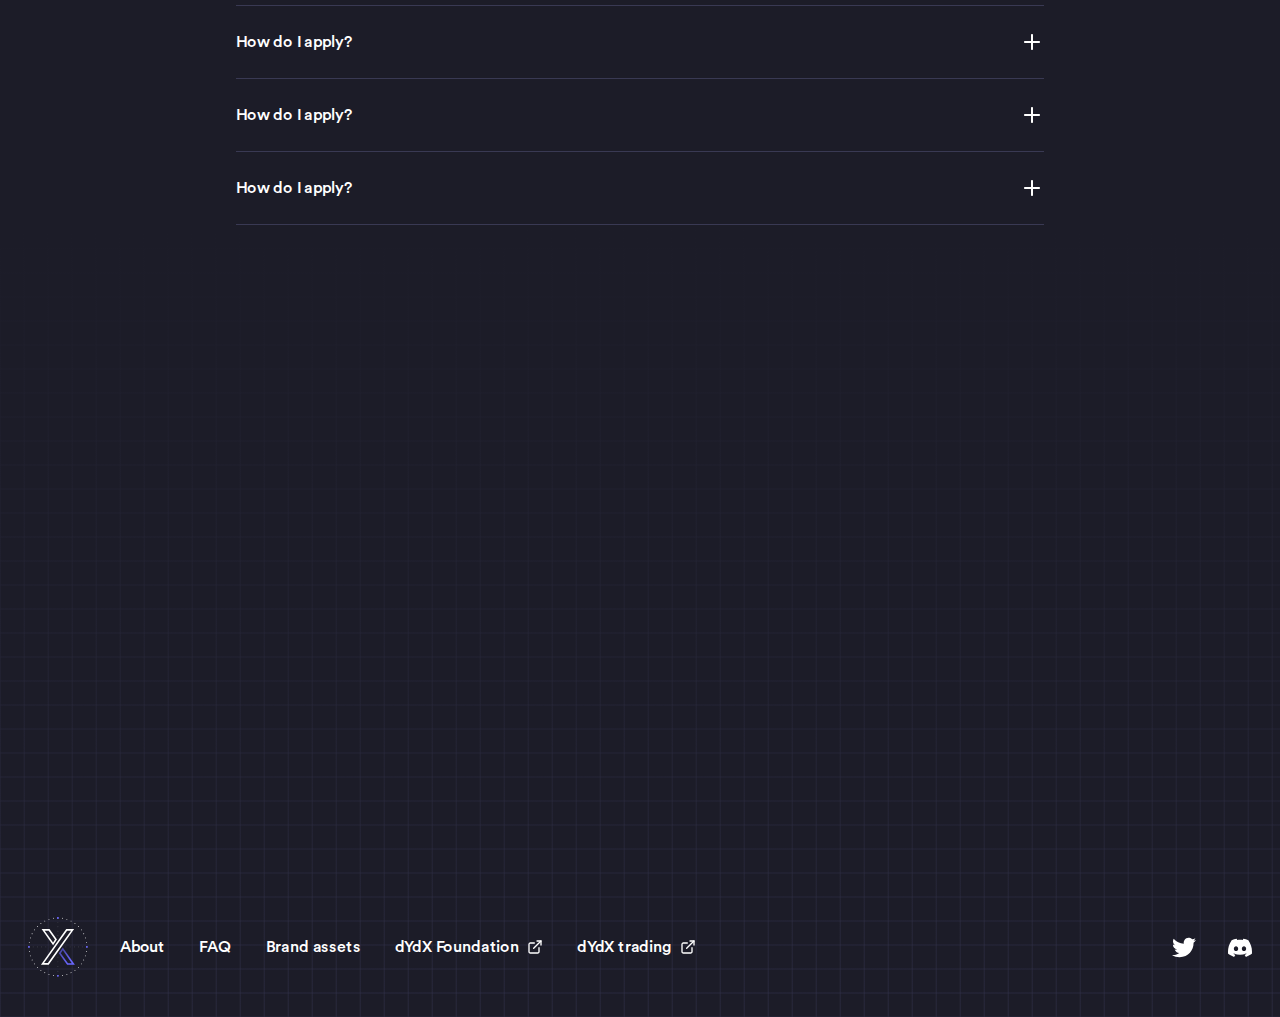
<file: docs/pages/faq.html>
<!DOCTYPE html>
<html lang="en">
  <!-- параметры:
  title: Название страницы
  stylehref: путь к файлу main.css, в случае если страницы находятся отдельно от index.html
  -->
  <head>
  <meta charset="UTF-8" />
  <meta http-equiv="X-UA-Compatible" content="IE=edge" />
  <meta name="viewport" content="width=device-width, initial-scale=1.0" />
  <link rel="stylesheet" href="https://cdn.jsdelivr.net/npm/swiper@10/swiper-bundle.min.css" />
  <link rel="stylesheet" href="./../styles/main.css" />
  <title>faq</title>
</head>

  <body>
    <div class="wrapper">
      <header class="header">
  <div class="header__container">
    <div class="header__body">
      <div class="header__logo">
        <a href="../index.html">
          <img src="../img/logo/master-logo.svg" alt="master-logo" />
        </a>
      </div>
      <div class="header__nav">
        <nav class="header__menu menu">
  <ul class="menu__list">
    <li class="menu__item">
      <a class="menu__link" href="../pages/discover.html">Discover initiatives </a>
    </li>
    <li class="menu__item">
      <a class="menu__link" href="../pages/funded-grants.html">Funded grants </a>
    </li>
    <li class="menu__item">
      <a class="menu__link" href="../pages/program.html">Program expenses </a>
    </li>
    <li class="menu__item">
      <a class="menu__link" href="../pages/blog.html">Blog </a>
    </li>
    <li class="menu__item">
      <a class="menu__link" href="../pages/faq.html">FAQ</a>
    </li>
  </ul>
  <div class="header__menu-socials">
    <ul>
      <li>
        <a href="#!">
          <svg width="24" height="24" viewBox="0 0 24 24" fill="none" xmlns="http://www.w3.org/2000/svg">
            <path
              d="M7.54752 21.7512C16.6042 21.7512 21.5578 14.2479 21.5578 7.74101C21.5578 7.52789 21.5578 7.31573 21.5434 7.10453C22.507 6.40748 23.3389 5.54441 24 4.55573C23.1014 4.95413 22.148 5.21528 21.1718 5.33045C22.1998 4.71514 22.9692 3.74723 23.3366 2.60693C22.3701 3.18054 21.3126 3.58475 20.2099 3.80213C19.4675 3.01271 18.4856 2.48997 17.4162 2.31481C16.3468 2.13966 15.2494 2.32184 14.294 2.83318C13.3385 3.34452 12.5782 4.1565 12.1307 5.14348C11.6833 6.13045 11.5735 7.23739 11.8186 8.29301C9.8609 8.19481 7.94576 7.68604 6.19745 6.79973C4.44915 5.91343 2.90676 4.66939 1.6704 3.14837C1.04073 4.23236 0.847872 5.5156 1.1311 6.73679C1.41433 7.95798 2.15234 9.02532 3.19488 9.72149C2.41123 9.69853 1.64465 9.48712 0.96 9.10517V9.16757C0.960311 10.3044 1.35385 11.4062 2.07387 12.2859C2.79389 13.1657 3.79606 13.7693 4.9104 13.9944C4.18548 14.1922 3.42487 14.2211 2.68704 14.0789C3.00181 15.0573 3.61443 15.9128 4.43924 16.5259C5.26405 17.139 6.25983 17.479 7.28736 17.4985C6.26644 18.3009 5.09731 18.8942 3.84687 19.2444C2.59643 19.5947 1.28921 19.6949 0 19.5394C2.25183 20.9844 4.87192 21.7509 7.54752 21.7474"
              fill="white"
            />
          </svg>
        </a>
      </li>
      <li>
        <a href="#!">
          <svg width="24" height="24" viewBox="0 0 24 24" fill="none" xmlns="http://www.w3.org/2000/svg">
            <path
              d="M20.317 4.15508C18.7873 3.4532 17.147 2.93609 15.4319 2.63991C15.4007 2.6342 15.3695 2.64848 15.3534 2.67705C15.1424 3.05227 14.9087 3.54177 14.7451 3.92651C12.9004 3.65034 11.0652 3.65034 9.25832 3.92651C9.09465 3.53321 8.85248 3.05227 8.64057 2.67705C8.62449 2.64944 8.59328 2.63515 8.56205 2.63991C6.84791 2.93514 5.20756 3.45226 3.67693 4.15508C3.66368 4.1608 3.65233 4.17033 3.64479 4.1827C0.533392 8.83106 -0.31895 13.3652 0.0991801 17.8431C0.101072 17.865 0.11337 17.8859 0.130398 17.8992C2.18321 19.4068 4.17171 20.322 6.12328 20.9286C6.15451 20.9382 6.18761 20.9267 6.20748 20.901C6.66913 20.2706 7.08064 19.6058 7.43348 18.9068C7.4543 18.8659 7.43442 18.8173 7.39186 18.8011C6.73913 18.5535 6.1176 18.2516 5.51973 17.9088C5.47244 17.8812 5.46865 17.8135 5.51216 17.7811C5.63797 17.6869 5.76382 17.5888 5.88396 17.4897C5.90569 17.4716 5.93598 17.4678 5.96153 17.4792C9.88928 19.2725 14.1415 19.2725 18.023 17.4792C18.0485 17.4669 18.0788 17.4707 18.1015 17.4888C18.2216 17.5878 18.3475 17.6869 18.4742 17.7811C18.5177 17.8135 18.5149 17.8812 18.4676 17.9088C17.8697 18.2583 17.2482 18.5535 16.5945 18.8002C16.552 18.8163 16.533 18.8659 16.5538 18.9068C16.9143 19.6049 17.3258 20.2696 17.7789 20.9001C17.7978 20.9267 17.8319 20.9382 17.8631 20.9286C19.8241 20.322 21.8126 19.4068 23.8654 17.8992C23.8834 17.8859 23.8948 17.8659 23.8967 17.844C24.3971 12.6671 23.0585 8.17015 20.3482 4.18365C20.3416 4.17033 20.3303 4.1608 20.317 4.15508ZM8.02002 15.1165C6.8375 15.1165 5.86313 14.0308 5.86313 12.6976C5.86313 11.3643 6.8186 10.2786 8.02002 10.2786C9.23087 10.2786 10.1958 11.3738 10.1769 12.6976C10.1769 14.0308 9.22141 15.1165 8.02002 15.1165ZM15.9947 15.1165C14.8123 15.1165 13.8379 14.0308 13.8379 12.6976C13.8379 11.3643 14.7933 10.2786 15.9947 10.2786C17.2056 10.2786 18.1705 11.3738 18.1516 12.6976C18.1516 14.0308 17.2056 15.1165 15.9947 15.1165Z"
              fill="white"
            />
          </svg>
        </a>
      </li>
    </ul>
  </div>
</nav>

        <div class="header__actions header__actions--normal-text button">
          <a href="../pages/apply-grant.html">Apply for grant</a>
        </div>
        <div class="header__actions header__actions--short-text button">
          <a href="../pages/apply-grant.html">Apply</a>
        </div>
        <div class="burger-icon">
  <button class="burger-icon__button" aria-label="Open menu" aria-expanded="false">
    <span></span>
    <span></span>
    <span></span>
  </button>
</div>

      </div>
    </div>
  </div>
</header>

      <main class="page faq">
        <div class="faq__container __container">
          <section class="faq__header header-faq section--first">
            <h2 class="title-3 text-center">Frequently asked questions</h2>
          </section>
          <section class="faq__body body-faq">
            <div class="body-faq__item">
              <h4 class="title-4">Grant application process</h4>
              <ul class="_accordion">
                <li class="_accordion__item">
                  <div class="_accordion__header">
                    <p>How do I apply?</p>
                    <svg class="icon icon--big">
                      <use href="../img/icons/symbol-defs.svg#_icon-fi_plus"></use>
                    </svg>
                  </div>
                  <div class="_accordion__body">
                    <p>Lorem ipsum dolor sit amet, consectetur adipisicing elit. Obcaecati dicta assumenda, unde mollitia itaque incidunt molestias quidem inventore maxime consequatur voluptates ut officiis quisquam temporibus accusamus eveniet suscipit ullam alias?</p>
                  </div>
                </li>
                <li class="_accordion__item">
                  <div class="_accordion__header">
                    <p>How do I apply?</p>
                    <svg class="icon icon--big">
                      <use href="../img/icons/symbol-defs.svg#_icon-fi_plus"></use>
                    </svg>
                  </div>
                  <div class="_accordion__body">
                    <p>Lorem ipsum dolor sit amet, consectetur adipisicing elit. Obcaecati dicta assumenda, unde mollitia itaque incidunt molestias quidem inventore maxime consequatur voluptates ut officiis quisquam temporibus accusamus eveniet suscipit ullam alias?</p>
                  </div>
                </li>
                <li class="_accordion__item">
                  <div class="_accordion__header">
                    <p>How do I apply?</p>
                    <svg class="icon icon--big">
                      <use href="../img/icons/symbol-defs.svg#_icon-fi_plus"></use>
                    </svg>
                  </div>
                  <div class="_accordion__body">
                    <p>Lorem ipsum dolor sit amet, consectetur adipisicing elit. Obcaecati dicta assumenda, unde mollitia itaque incidunt molestias quidem inventore maxime consequatur voluptates ut officiis quisquam temporibus accusamus eveniet suscipit ullam alias?</p>
                  </div>
                </li>
                <li class="_accordion__item">
                  <div class="_accordion__header">
                    <p>How do I apply?</p>
                    <svg class="icon icon--big">
                      <use href="../img/icons/symbol-defs.svg#_icon-fi_plus"></use>
                    </svg>
                  </div>
                  <div class="_accordion__body">
                    <p>Lorem ipsum dolor sit amet, consectetur adipisicing elit. Obcaecati dicta assumenda, unde mollitia itaque incidunt molestias quidem inventore maxime consequatur voluptates ut officiis quisquam temporibus accusamus eveniet suscipit ullam alias?</p>
                  </div>
                </li>
                <li class="_accordion__item">
                  <div class="_accordion__header">
                    <p>How do I apply?</p>
                    <svg class="icon icon--big">
                      <use href="../img/icons/symbol-defs.svg#_icon-fi_plus"></use>
                    </svg>
                  </div>
                  <div class="_accordion__body">
                    <p>Lorem ipsum dolor sit amet, consectetur adipisicing elit. Obcaecati dicta assumenda, unde mollitia itaque incidunt molestias quidem inventore maxime consequatur voluptates ut officiis quisquam temporibus accusamus eveniet suscipit ullam alias?</p>
                  </div>
                </li>
              </ul>
            </div>
            <div class="body-faq__item">
              <h4 class="title-4">Grant application process</h4>
              <ul class="_accordion">
                <li class="_accordion__item">
                  <div class="_accordion__header">
                    <p>How do I apply?</p>
                    <svg class="icon icon--big">
                      <use href="../img/icons/symbol-defs.svg#_icon-fi_plus"></use>
                    </svg>
                  </div>
                  <div class="_accordion__body">
                    <p>Lorem ipsum dolor sit amet, consectetur adipisicing elit. Obcaecati dicta assumenda, unde mollitia itaque incidunt molestias quidem inventore maxime consequatur voluptates ut officiis quisquam temporibus accusamus eveniet suscipit ullam alias?</p>
                  </div>
                </li>
                <li class="_accordion__item">
                  <div class="_accordion__header">
                    <p>How do I apply?</p>
                    <svg class="icon icon--big">
                      <use href="../img/icons/symbol-defs.svg#_icon-fi_plus"></use>
                    </svg>
                  </div>
                  <div class="_accordion__body">
                    <p>Lorem ipsum dolor sit amet, consectetur adipisicing elit. Obcaecati dicta assumenda, unde mollitia itaque incidunt molestias quidem inventore maxime consequatur voluptates ut officiis quisquam temporibus accusamus eveniet suscipit ullam alias?</p>
                  </div>
                </li>
                <li class="_accordion__item">
                  <div class="_accordion__header">
                    <p>How do I apply?</p>
                    <svg class="icon icon--big">
                      <use href="../img/icons/symbol-defs.svg#_icon-fi_plus"></use>
                    </svg>
                  </div>
                  <div class="_accordion__body">
                    <p>Lorem ipsum dolor sit amet, consectetur adipisicing elit. Obcaecati dicta assumenda, unde mollitia itaque incidunt molestias quidem inventore maxime consequatur voluptates ut officiis quisquam temporibus accusamus eveniet suscipit ullam alias?</p>
                  </div>
                </li>
                <li class="_accordion__item">
                  <div class="_accordion__header">
                    <p>How do I apply?</p>
                    <svg class="icon icon--big">
                      <use href="../img/icons/symbol-defs.svg#_icon-fi_plus"></use>
                    </svg>
                  </div>
                  <div class="_accordion__body">
                    <p>Lorem ipsum dolor sit amet, consectetur adipisicing elit. Obcaecati dicta assumenda, unde mollitia itaque incidunt molestias quidem inventore maxime consequatur voluptates ut officiis quisquam temporibus accusamus eveniet suscipit ullam alias?</p>
                  </div>
                </li>
                <li class="_accordion__item">
                  <div class="_accordion__header">
                    <p>How do I apply?</p>
                    <svg class="icon icon--big">
                      <use href="../img/icons/symbol-defs.svg#_icon-fi_plus"></use>
                    </svg>
                  </div>
                  <div class="_accordion__body">
                    <p>Lorem ipsum dolor sit amet, consectetur adipisicing elit. Obcaecati dicta assumenda, unde mollitia itaque incidunt molestias quidem inventore maxime consequatur voluptates ut officiis quisquam temporibus accusamus eveniet suscipit ullam alias?</p>
                  </div>
                </li>
              </ul>
            </div>
            <div class="body-faq__item">
              <h4 class="title-4">Grant application process</h4>
              <ul class="_accordion">
                <li class="_accordion__item">
                  <div class="_accordion__header">
                    <p>How do I apply?</p>
                    <svg class="icon icon--big">
                      <use href="../img/icons/symbol-defs.svg#_icon-fi_plus"></use>
                    </svg>
                  </div>
                  <div class="_accordion__body">
                    <p>Lorem ipsum dolor sit amet, consectetur adipisicing elit. Obcaecati dicta assumenda, unde mollitia itaque incidunt molestias quidem inventore maxime consequatur voluptates ut officiis quisquam temporibus accusamus eveniet suscipit ullam alias?</p>
                  </div>
                </li>
                <li class="_accordion__item">
                  <div class="_accordion__header">
                    <p>How do I apply?</p>
                    <svg class="icon icon--big">
                      <use href="../img/icons/symbol-defs.svg#_icon-fi_plus"></use>
                    </svg>
                  </div>
                  <div class="_accordion__body">
                    <p>Lorem ipsum dolor sit amet, consectetur adipisicing elit. Obcaecati dicta assumenda, unde mollitia itaque incidunt molestias quidem inventore maxime consequatur voluptates ut officiis quisquam temporibus accusamus eveniet suscipit ullam alias?</p>
                  </div>
                </li>
                <li class="_accordion__item">
                  <div class="_accordion__header">
                    <p>How do I apply?</p>
                    <svg class="icon icon--big">
                      <use href="../img/icons/symbol-defs.svg#_icon-fi_plus"></use>
                    </svg>
                  </div>
                  <div class="_accordion__body">
                    <p>Lorem ipsum dolor sit amet, consectetur adipisicing elit. Obcaecati dicta assumenda, unde mollitia itaque incidunt molestias quidem inventore maxime consequatur voluptates ut officiis quisquam temporibus accusamus eveniet suscipit ullam alias?</p>
                  </div>
                </li>
                <li class="_accordion__item">
                  <div class="_accordion__header">
                    <p>How do I apply?</p>
                    <svg class="icon icon--big">
                      <use href="../img/icons/symbol-defs.svg#_icon-fi_plus"></use>
                    </svg>
                  </div>
                  <div class="_accordion__body">
                    <p>Lorem ipsum dolor sit amet, consectetur adipisicing elit. Obcaecati dicta assumenda, unde mollitia itaque incidunt molestias quidem inventore maxime consequatur voluptates ut officiis quisquam temporibus accusamus eveniet suscipit ullam alias?</p>
                  </div>
                </li>
                <li class="_accordion__item">
                  <div class="_accordion__header">
                    <p>How do I apply?</p>
                    <svg class="icon icon--big">
                      <use href="../img/icons/symbol-defs.svg#_icon-fi_plus"></use>
                    </svg>
                  </div>
                  <div class="_accordion__body">
                    <p>Lorem ipsum dolor sit amet, consectetur adipisicing elit. Obcaecati dicta assumenda, unde mollitia itaque incidunt molestias quidem inventore maxime consequatur voluptates ut officiis quisquam temporibus accusamus eveniet suscipit ullam alias?</p>
                  </div>
                </li>
              </ul>
            </div>
          </section>
        </div>
        <section class="faq__cta cta-faq"><section class="home__cta cta">
  <div class="cta__container __container">
    <div class="cta__inner">
      <p>Have a project in mind?</p>
      <h2 class="title-2">Let’s create something awesome.</h2>
      <div class="button button--element-after button--white">
        <a href="#!"
          >Apply for grant
          <svg class="icon">
            <use href="../img/icons/symbol-defs.svg#_icon-fi_arrow-right"></use>
          </svg>
        </a>
      </div>
    </div>
  </div>
</section>
</section>
      </main>
      <footer class="footer">
  <div class="footer__container __container">
    <div class="footer__body">
      <div class="footer__logo">
        <img src="../img/logo/master-avatar.svg" alt="" />
      </div>
      <nav class="footer__nav">
        <ul class="footer__menu">
          <li>
            <a href="#!">About</a>
          </li>
          <li>
            <a href="../pages/faq.html">FAQ</a>
          </li>
          <li>
            <a href="../pages/brand-assets.html">Brand assets</a>
          </li>
          <li>
            <a href="#!"
              >dYdX Foundation
              <svg class="icon">
                <use href="../img/icons/symbol-defs.svg#_icon-fi_external-link"></use>
              </svg>
            </a>
          </li>
          <li>
            <a href="#!"
              >dYdX trading
              <svg class="icon">
                <use href="../img/icons/symbol-defs.svg#_icon-fi_external-link"></use>
              </svg>
            </a>
          </li>
        </ul>
        <ul class="footer__social">
          <li>
            <a href="#!">
              <img src="../img/socials/twitter.svg" alt="" />
            </a>
          </li>
          <li>
            <a href="#!">
              <img src="../img/socials/discord.svg" alt="" />
            </a>
          </li>
        </ul>
      </nav>
    </div>
  </div>
</footer>

    </div>
    <div class="modal-overlay">
  <div id="modal-1" class="modal">
    <div class="modal__container">
      <div class="modal__content">
        <h2>ICH BIN EIN POPUP-1</h2>
        <p>HALLO ZUSAMEN</p>
        <span>popup 1</span>
      </div>
      <div class="close-btn">
        <button id="closebtn">X</button>
      </div>
    </div>
  </div>

  <div id="modal-2" class="modal">
    <div class="modal__container">
      <div class="modal__content">
        <h2>ICH BIN EIN POPUP-2</h2>
        <p>HALLO ZUSAMEN</p>
        <span>popup 2</span>
      </div>
      <div class="close-btn">
        <button id="closebtn">X</button>
      </div>
    </div>
  </div>

  <div id="modal-3" class="modal">
    <div class="modal__container">
      <div class="modal__content">
        <h2>ICH BIN EIN POPUP-3</h2>
        <p>HALLO ZUSAMEN</p>
        <span>popup 3</span>

        <div class="popup-window">
          <h2>нажми на кнопку</h2>
          <button
            class="_open-modal-btn"
            data-modal-id="modal-4"
            id="popupOpen"
          >
            открыть popup
          </button>
        </div>
      </div>
      <div class="close-btn">
        <button id="closebtn">X</button>
      </div>
    </div>
  </div>

  <div id="modal-4" class="modal">
    <div class="modal__container">
      <div class="modal__content">
        <h2>ICH BIN EIN POPUP-4</h2>
        <p>HALLO ZUSAMEN</p>
        <span>popup 4</span>
        <div class="popup-window">
          <h2>нажми на кнопку</h2>
          <button
            class="_open-modal-btn"
            data-modal-id="modal-1"
            id="popupOpen"
          >
            открыть popup
          </button>
        </div>
      </div>
      <div class="close-btn">
        <button id="closebtn">X</button>
      </div>
    </div>
  </div>
</div>


    <script src="https://cdn.jsdelivr.net/npm/swiper@10/swiper-bundle.min.js"></script>
    <script src="./../scripts/runtime.js"></script>
    <script src="./../scripts/main.js"></script>
  </body>
</html>
</file>
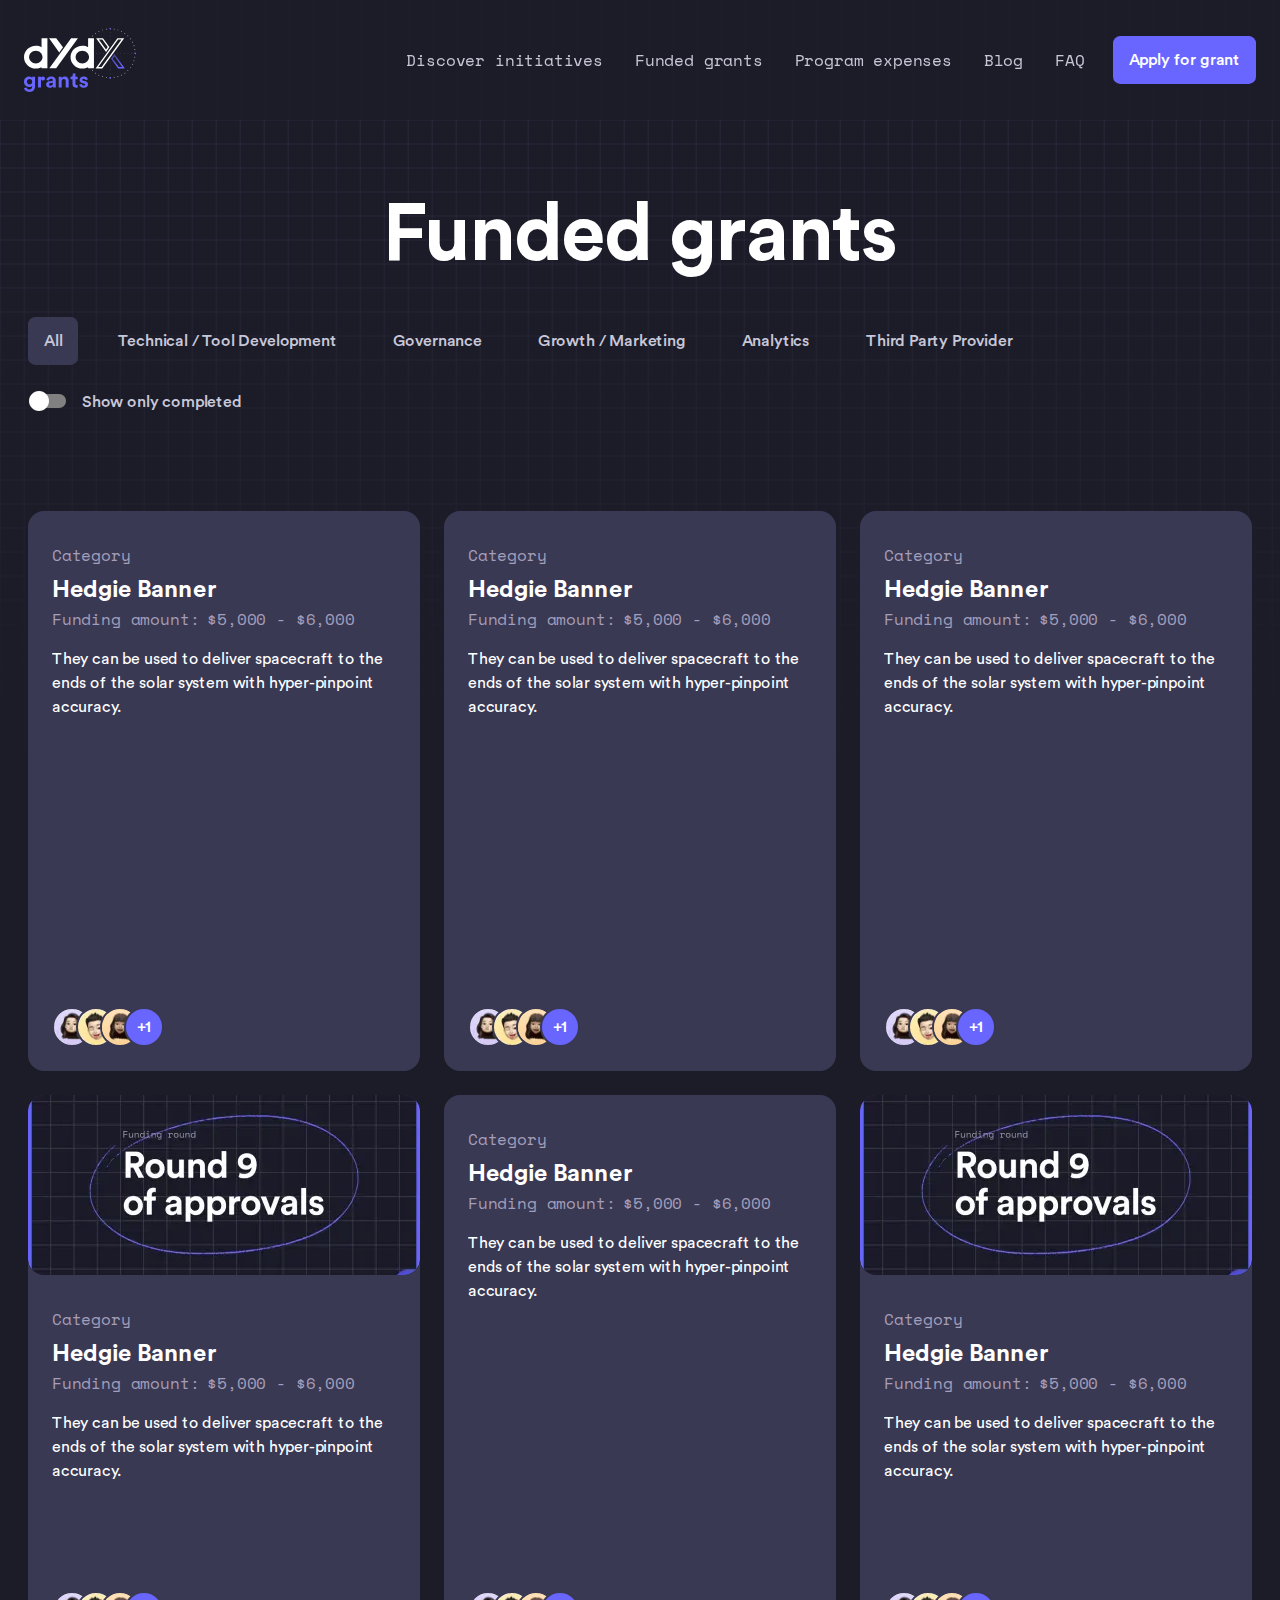
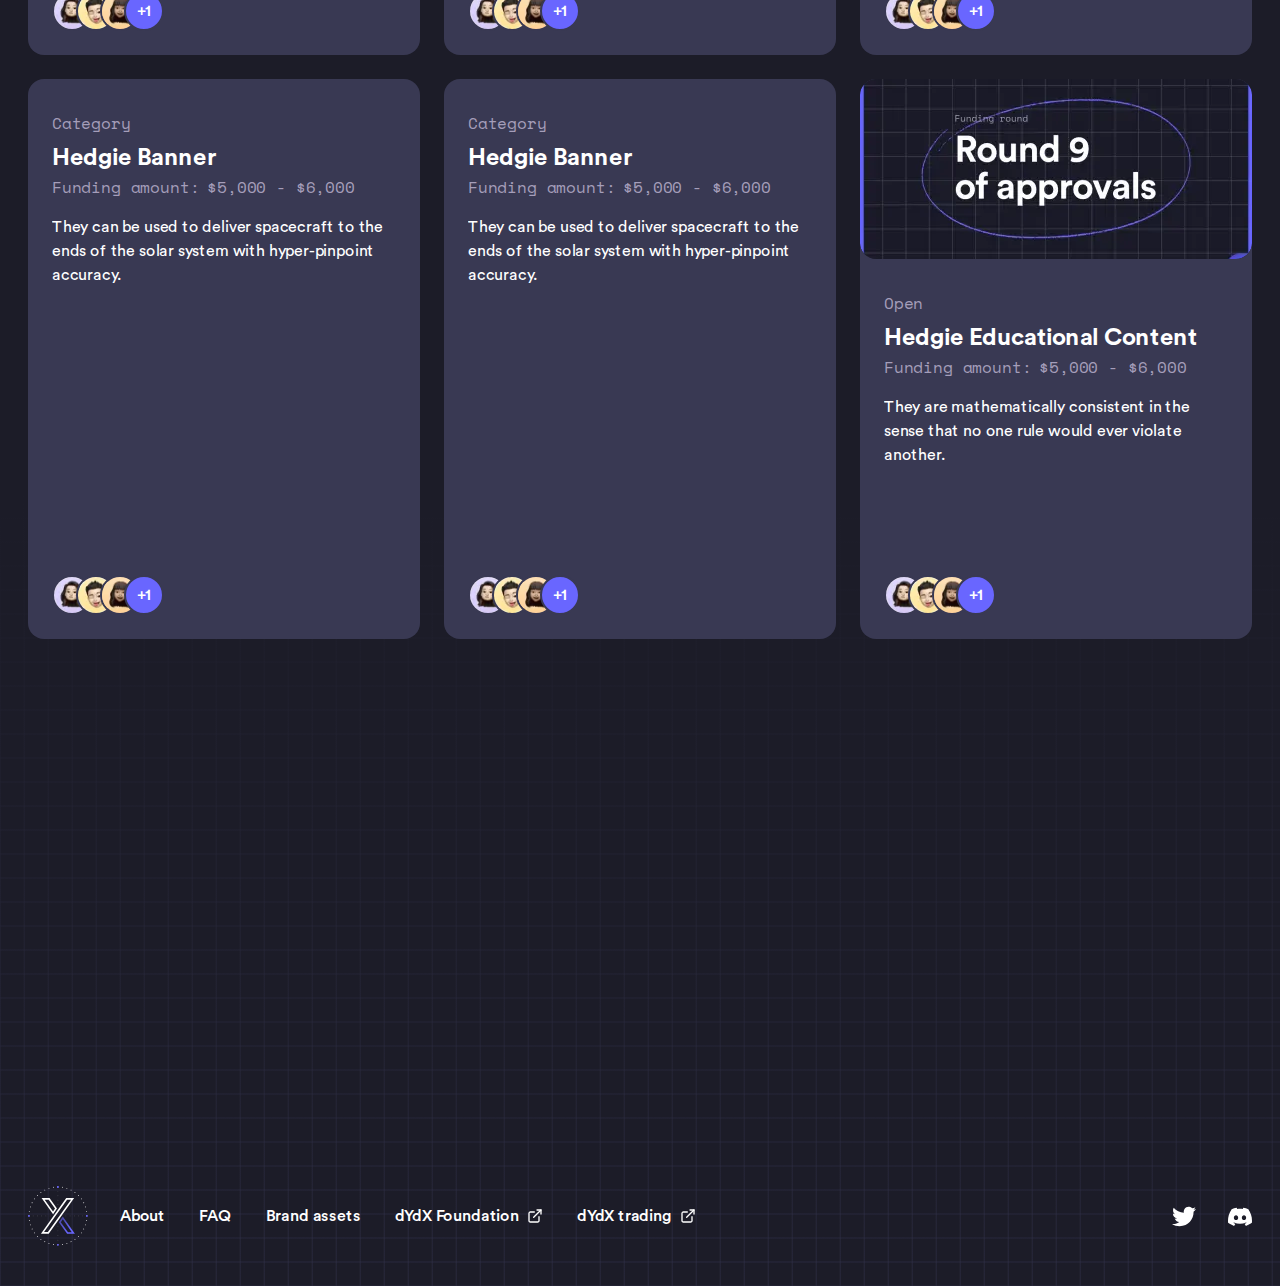
<file: docs/pages/funded-grants.html>
<!DOCTYPE html>
<html lang="en">
  <!-- параметры:
  title: Название страницы
  stylehref: путь к файлу main.css, в случае если страницы находятся отдельно от index.html
  -->
  <head>
  <meta charset="UTF-8" />
  <meta http-equiv="X-UA-Compatible" content="IE=edge" />
  <meta name="viewport" content="width=device-width, initial-scale=1.0" />
  <link rel="stylesheet" href="https://cdn.jsdelivr.net/npm/swiper@10/swiper-bundle.min.css" />
  <link rel="stylesheet" href="./../styles/main.css" />
  <title>TEMPLATE</title>
</head>

  <body>
    <div class="wrapper">
      <header class="header">
  <div class="header__container">
    <div class="header__body">
      <div class="header__logo">
        <a href="../index.html">
          <img src="../img/logo/master-logo.svg" alt="master-logo" />
        </a>
      </div>
      <div class="header__nav">
        <nav class="header__menu menu">
  <ul class="menu__list">
    <li class="menu__item">
      <a class="menu__link" href="../pages/discover.html">Discover initiatives </a>
    </li>
    <li class="menu__item">
      <a class="menu__link" href="../pages/funded-grants.html">Funded grants </a>
    </li>
    <li class="menu__item">
      <a class="menu__link" href="../pages/program.html">Program expenses </a>
    </li>
    <li class="menu__item">
      <a class="menu__link" href="../pages/blog.html">Blog </a>
    </li>
    <li class="menu__item">
      <a class="menu__link" href="../pages/faq.html">FAQ</a>
    </li>
  </ul>
  <div class="header__menu-socials">
    <ul>
      <li>
        <a href="#!">
          <svg width="24" height="24" viewBox="0 0 24 24" fill="none" xmlns="http://www.w3.org/2000/svg">
            <path
              d="M7.54752 21.7512C16.6042 21.7512 21.5578 14.2479 21.5578 7.74101C21.5578 7.52789 21.5578 7.31573 21.5434 7.10453C22.507 6.40748 23.3389 5.54441 24 4.55573C23.1014 4.95413 22.148 5.21528 21.1718 5.33045C22.1998 4.71514 22.9692 3.74723 23.3366 2.60693C22.3701 3.18054 21.3126 3.58475 20.2099 3.80213C19.4675 3.01271 18.4856 2.48997 17.4162 2.31481C16.3468 2.13966 15.2494 2.32184 14.294 2.83318C13.3385 3.34452 12.5782 4.1565 12.1307 5.14348C11.6833 6.13045 11.5735 7.23739 11.8186 8.29301C9.8609 8.19481 7.94576 7.68604 6.19745 6.79973C4.44915 5.91343 2.90676 4.66939 1.6704 3.14837C1.04073 4.23236 0.847872 5.5156 1.1311 6.73679C1.41433 7.95798 2.15234 9.02532 3.19488 9.72149C2.41123 9.69853 1.64465 9.48712 0.96 9.10517V9.16757C0.960311 10.3044 1.35385 11.4062 2.07387 12.2859C2.79389 13.1657 3.79606 13.7693 4.9104 13.9944C4.18548 14.1922 3.42487 14.2211 2.68704 14.0789C3.00181 15.0573 3.61443 15.9128 4.43924 16.5259C5.26405 17.139 6.25983 17.479 7.28736 17.4985C6.26644 18.3009 5.09731 18.8942 3.84687 19.2444C2.59643 19.5947 1.28921 19.6949 0 19.5394C2.25183 20.9844 4.87192 21.7509 7.54752 21.7474"
              fill="white"
            />
          </svg>
        </a>
      </li>
      <li>
        <a href="#!">
          <svg width="24" height="24" viewBox="0 0 24 24" fill="none" xmlns="http://www.w3.org/2000/svg">
            <path
              d="M20.317 4.15508C18.7873 3.4532 17.147 2.93609 15.4319 2.63991C15.4007 2.6342 15.3695 2.64848 15.3534 2.67705C15.1424 3.05227 14.9087 3.54177 14.7451 3.92651C12.9004 3.65034 11.0652 3.65034 9.25832 3.92651C9.09465 3.53321 8.85248 3.05227 8.64057 2.67705C8.62449 2.64944 8.59328 2.63515 8.56205 2.63991C6.84791 2.93514 5.20756 3.45226 3.67693 4.15508C3.66368 4.1608 3.65233 4.17033 3.64479 4.1827C0.533392 8.83106 -0.31895 13.3652 0.0991801 17.8431C0.101072 17.865 0.11337 17.8859 0.130398 17.8992C2.18321 19.4068 4.17171 20.322 6.12328 20.9286C6.15451 20.9382 6.18761 20.9267 6.20748 20.901C6.66913 20.2706 7.08064 19.6058 7.43348 18.9068C7.4543 18.8659 7.43442 18.8173 7.39186 18.8011C6.73913 18.5535 6.1176 18.2516 5.51973 17.9088C5.47244 17.8812 5.46865 17.8135 5.51216 17.7811C5.63797 17.6869 5.76382 17.5888 5.88396 17.4897C5.90569 17.4716 5.93598 17.4678 5.96153 17.4792C9.88928 19.2725 14.1415 19.2725 18.023 17.4792C18.0485 17.4669 18.0788 17.4707 18.1015 17.4888C18.2216 17.5878 18.3475 17.6869 18.4742 17.7811C18.5177 17.8135 18.5149 17.8812 18.4676 17.9088C17.8697 18.2583 17.2482 18.5535 16.5945 18.8002C16.552 18.8163 16.533 18.8659 16.5538 18.9068C16.9143 19.6049 17.3258 20.2696 17.7789 20.9001C17.7978 20.9267 17.8319 20.9382 17.8631 20.9286C19.8241 20.322 21.8126 19.4068 23.8654 17.8992C23.8834 17.8859 23.8948 17.8659 23.8967 17.844C24.3971 12.6671 23.0585 8.17015 20.3482 4.18365C20.3416 4.17033 20.3303 4.1608 20.317 4.15508ZM8.02002 15.1165C6.8375 15.1165 5.86313 14.0308 5.86313 12.6976C5.86313 11.3643 6.8186 10.2786 8.02002 10.2786C9.23087 10.2786 10.1958 11.3738 10.1769 12.6976C10.1769 14.0308 9.22141 15.1165 8.02002 15.1165ZM15.9947 15.1165C14.8123 15.1165 13.8379 14.0308 13.8379 12.6976C13.8379 11.3643 14.7933 10.2786 15.9947 10.2786C17.2056 10.2786 18.1705 11.3738 18.1516 12.6976C18.1516 14.0308 17.2056 15.1165 15.9947 15.1165Z"
              fill="white"
            />
          </svg>
        </a>
      </li>
    </ul>
  </div>
</nav>

        <div class="header__actions header__actions--normal-text button">
          <a href="../pages/apply-grant.html">Apply for grant</a>
        </div>
        <div class="header__actions header__actions--short-text button">
          <a href="../pages/apply-grant.html">Apply</a>
        </div>
        <div class="burger-icon">
  <button class="burger-icon__button" aria-label="Open menu" aria-expanded="false">
    <span></span>
    <span></span>
    <span></span>
  </button>
</div>

      </div>
    </div>
  </div>
</header>

      <main class="page grants">
        <section class="grants__head header-grants section--first">
          <div class="header-grants__container __container">
            <h1 class="title-1">Funded grants</h1>
          </div>
        </section>
        <section class="grants__filter filter-grants">
          <div class="filter-grants__container __container">
            <nav class="filter-grants__filter filter">
              <ul class="horizontal-menu filter__menu">
                <li class="filter__item--activ"><a href="#!">All</a></li>
                <li><a href="#!">Technical / Tool Development </a></li>
                <li><a href="#!">Governance</a></li>
                <li><a href="#!">Growth / Marketing</a></li>
                <li><a href="#!">Analytics</a></li>
                <li><a href="#!">Third Party Provider</a></li>
              </ul>
              <div class="filter-grants__switch"><label class="switch @@class">
  <input type="checkbox" />
  <span>
    <svg xmlns="http://www.w3.org/2000/svg" viewBox="0 0 42 26" fill="none">
      <!-- Группа для фоновой синей полосы -->
      <g id="track">
        <path fill-rule="evenodd" clip-rule="evenodd" d="M30 19H10C6.1 19 3 15.9 3 12C3 8.1 6.1 5 10 5H30C33.9 5 37 8.1 37 12C37 15.9 33.9 19 30 19Z" fill="#6966FF" />
      </g>

      <!-- Группа для белого круга -->
      <g id="knob">
        <path fill-rule="evenodd" clip-rule="evenodd" d="M30 22C35.5228 22 40 17.5228 40 12C40 6.47715 35.5228 2 30 2C24.4772 2 20 6.47715 20 12C20 17.5228 24.4772 22 30 22Z" fill="white" />
        <path d="M39.75 12C39.75 17.3848 35.3848 21.75 30 21.75C24.6152 21.75 20.25 17.3848 20.25 12C20.25 6.61522 24.6152 2.25 30 2.25C35.3848 2.25 39.75 6.61522 39.75 12Z" stroke="url(#paint0_linear_2353_20681)" stroke-width="0.5" />
        <path d="M39.75 12C39.75 17.3848 35.3848 21.75 30 21.75C24.6152 21.75 20.25 17.3848 20.25 12C20.25 6.61522 24.6152 2.25 30 2.25C35.3848 2.25 39.75 6.61522 39.75 12Z" stroke="url(#paint1_linear_2353_20681)" stroke-width="0.5" />
      </g>

      <defs>
        <!-- Остальные определения оставьте без изменений -->
        <defs>
          <filter id="filter0_dd_2353_20681" x="18" y="0" width="24" height="26" filterUnits="userSpaceOnUse" color-interpolation-filters="sRGB">
            <feFlood flood-opacity="0" result="BackgroundImageFix" />
            <feColorMatrix in="SourceAlpha" type="matrix" values="0 0 0 0 0 0 0 0 0 0 0 0 0 0 0 0 0 0 127 0" result="hardAlpha" />
            <feOffset dy="2" />
            <feGaussianBlur stdDeviation="1" />
            <feColorMatrix type="matrix" values="0 0 0 0 0 0 0 0 0 0 0 0 0 0 0 0 0 0 0.24 0" />
            <feBlend mode="normal" in2="BackgroundImageFix" result="effect1_dropShadow_2353_20681" />
            <feColorMatrix in="SourceAlpha" type="matrix" values="0 0 0 0 0 0 0 0 0 0 0 0 0 0 0 0 0 0 127 0" result="hardAlpha" />
            <feOffset />
            <feGaussianBlur stdDeviation="1" />
            <feColorMatrix type="matrix" values="0 0 0 0 0 0 0 0 0 0 0 0 0 0 0 0 0 0 0.12 0" />
            <feBlend mode="normal" in2="effect1_dropShadow_2353_20681" result="effect2_dropShadow_2353_20681" />
            <feBlend mode="normal" in="SourceGraphic" in2="effect2_dropShadow_2353_20681" result="shape" />
          </filter>
          <linearGradient id="paint0_linear_2353_20681" x1="20.0979" y1="2" x2="20.0979" y2="21.8043" gradientUnits="userSpaceOnUse">
            <stop stop-opacity="0" />
            <stop offset="0.8" stop-opacity="0.02" />
            <stop offset="1" stop-opacity="0.04" />
          </linearGradient>
          <linearGradient id="paint1_linear_2353_20681" x1="20" y1="2" x2="20" y2="22" gradientUnits="userSpaceOnUse">
            <stop stop-color="white" stop-opacity="0.12" />
            <stop offset="0.2" stop-color="white" stop-opacity="0.06" />
            <stop offset="1" stop-color="white" stop-opacity="0" />
          </linearGradient>
        </defs>
      </defs>
    </svg>
    Show only completed
  </span>
</label>
</div>
            </nav>
          </div>
        </section>
        <section class="grants__body body-grants">
          <div class="body-grants__container __container">
            <div class="body-grants__inner"><article class="@@class project-card">
  <a href="../pages/named-grant.html">
    <div class="project-card__img ">
      
    </div>
  </a>

  <div class="project-card__content">
    <a href="../pages/named-grant.html">
      <div class="project-card__info">
        <div class="project-card__category">category</div>
        <div class="project-card__title">
          <h4 class="title-4">Hedgie banner</h4>
        </div>
        <div class="project-card__financing">
          <dl>
            <dt>Funding amount:</dt>
            <dd>$5,000 - $6,000</dd>
          </dl>
        </div>
        <div class="project-card__text">
          <p>They can be used to deliver spacecraft to the ends of the solar system with hyper-pinpoint accuracy.</p>
        </div>
      </div>
    </a>

    <div class="project-card__avatars avatar-group">
      <ul>
        <li class="avatar">
          <a href="../pages/grantee.html">
            <picture><source srcset="../img/avatars/avatar-1.webp" type="image/webp"><img src="../img/avatars/avatar-1.jpg" alt="avatar" /></picture>
            <p class="avatar__name">Grantee Name</p>
          </a>
        </li>
        <li class="avatar">
          <a href="../pages/grantee.html">
            <picture><source srcset="../img/avatars/avatar-2.webp" type="image/webp"><img src="../img/avatars/avatar-2.jpg" alt="avatar" /></picture>
            <span class="avatar__name">Sart John</span>
          </a>
        </li>
        <li class="avatar">
          <a href="../pages/grantee.html">
            <picture><source srcset="../img/avatars/avatar-3.webp" type="image/webp"><img src="../img/avatars/avatar-3.jpg" alt="avatar" /></picture>
            <p class="avatar__name">Saphhire Saphire</p>
          </a>
        </li>
        <li class="avatar avatar--last">
          <span>+1</span>
        </li>
      </ul>
    </div>
  </div>
</article>
<article class="@@class project-card">
  <a href="../pages/named-grant.html">
    <div class="project-card__img ">
      
    </div>
  </a>

  <div class="project-card__content">
    <a href="../pages/named-grant.html">
      <div class="project-card__info">
        <div class="project-card__category">category</div>
        <div class="project-card__title">
          <h4 class="title-4">Hedgie banner</h4>
        </div>
        <div class="project-card__financing">
          <dl>
            <dt>Funding amount:</dt>
            <dd>$5,000 - $6,000</dd>
          </dl>
        </div>
        <div class="project-card__text">
          <p>They can be used to deliver spacecraft to the ends of the solar system with hyper-pinpoint accuracy.</p>
        </div>
      </div>
    </a>

    <div class="project-card__avatars avatar-group">
      <ul>
        <li class="avatar">
          <a href="../pages/grantee.html">
            <picture><source srcset="../img/avatars/avatar-1.webp" type="image/webp"><img src="../img/avatars/avatar-1.jpg" alt="avatar" /></picture>
            <p class="avatar__name">Grantee Name</p>
          </a>
        </li>
        <li class="avatar">
          <a href="../pages/grantee.html">
            <picture><source srcset="../img/avatars/avatar-2.webp" type="image/webp"><img src="../img/avatars/avatar-2.jpg" alt="avatar" /></picture>
            <span class="avatar__name">Sart John</span>
          </a>
        </li>
        <li class="avatar">
          <a href="../pages/grantee.html">
            <picture><source srcset="../img/avatars/avatar-3.webp" type="image/webp"><img src="../img/avatars/avatar-3.jpg" alt="avatar" /></picture>
            <p class="avatar__name">Saphhire Saphire</p>
          </a>
        </li>
        <li class="avatar avatar--last">
          <span>+1</span>
        </li>
      </ul>
    </div>
  </div>
</article>
<article class="@@class project-card">
  <a href="../pages/named-grant.html">
    <div class="project-card__img ">
      
    </div>
  </a>

  <div class="project-card__content">
    <a href="../pages/named-grant.html">
      <div class="project-card__info">
        <div class="project-card__category">category</div>
        <div class="project-card__title">
          <h4 class="title-4">Hedgie banner</h4>
        </div>
        <div class="project-card__financing">
          <dl>
            <dt>Funding amount:</dt>
            <dd>$5,000 - $6,000</dd>
          </dl>
        </div>
        <div class="project-card__text">
          <p>They can be used to deliver spacecraft to the ends of the solar system with hyper-pinpoint accuracy.</p>
        </div>
      </div>
    </a>

    <div class="project-card__avatars avatar-group">
      <ul>
        <li class="avatar">
          <a href="../pages/grantee.html">
            <picture><source srcset="../img/avatars/avatar-1.webp" type="image/webp"><img src="../img/avatars/avatar-1.jpg" alt="avatar" /></picture>
            <p class="avatar__name">Grantee Name</p>
          </a>
        </li>
        <li class="avatar">
          <a href="../pages/grantee.html">
            <picture><source srcset="../img/avatars/avatar-2.webp" type="image/webp"><img src="../img/avatars/avatar-2.jpg" alt="avatar" /></picture>
            <span class="avatar__name">Sart John</span>
          </a>
        </li>
        <li class="avatar">
          <a href="../pages/grantee.html">
            <picture><source srcset="../img/avatars/avatar-3.webp" type="image/webp"><img src="../img/avatars/avatar-3.jpg" alt="avatar" /></picture>
            <p class="avatar__name">Saphhire Saphire</p>
          </a>
        </li>
        <li class="avatar avatar--last">
          <span>+1</span>
        </li>
      </ul>
    </div>
  </div>
</article>
<article class="@@class project-card">
  <a href="../pages/named-grant.html">
    <div class="project-card__img _with-img">
      
      <picture><source srcset="../img/deco/block.webp" type="image/webp"><img src="../img/deco/block.jpg" alt="@@alt" /></picture>
      
    </div>
  </a>

  <div class="project-card__content">
    <a href="../pages/named-grant.html">
      <div class="project-card__info">
        <div class="project-card__category">category</div>
        <div class="project-card__title">
          <h4 class="title-4">Hedgie banner</h4>
        </div>
        <div class="project-card__financing">
          <dl>
            <dt>Funding amount:</dt>
            <dd>$5,000 - $6,000</dd>
          </dl>
        </div>
        <div class="project-card__text">
          <p>They can be used to deliver spacecraft to the ends of the solar system with hyper-pinpoint accuracy.</p>
        </div>
      </div>
    </a>

    <div class="project-card__avatars avatar-group">
      <ul>
        <li class="avatar">
          <a href="../pages/grantee.html">
            <picture><source srcset="../img/avatars/avatar-1.webp" type="image/webp"><img src="../img/avatars/avatar-1.jpg" alt="avatar" /></picture>
            <p class="avatar__name">Grantee Name</p>
          </a>
        </li>
        <li class="avatar">
          <a href="../pages/grantee.html">
            <picture><source srcset="../img/avatars/avatar-2.webp" type="image/webp"><img src="../img/avatars/avatar-2.jpg" alt="avatar" /></picture>
            <span class="avatar__name">Sart John</span>
          </a>
        </li>
        <li class="avatar">
          <a href="../pages/grantee.html">
            <picture><source srcset="../img/avatars/avatar-3.webp" type="image/webp"><img src="../img/avatars/avatar-3.jpg" alt="avatar" /></picture>
            <p class="avatar__name">Saphhire Saphire</p>
          </a>
        </li>
        <li class="avatar avatar--last">
          <span>+1</span>
        </li>
      </ul>
    </div>
  </div>
</article>
<article class="@@class project-card">
  <a href="../pages/named-grant.html">
    <div class="project-card__img ">
      
    </div>
  </a>

  <div class="project-card__content">
    <a href="../pages/named-grant.html">
      <div class="project-card__info">
        <div class="project-card__category">category</div>
        <div class="project-card__title">
          <h4 class="title-4">Hedgie banner</h4>
        </div>
        <div class="project-card__financing">
          <dl>
            <dt>Funding amount:</dt>
            <dd>$5,000 - $6,000</dd>
          </dl>
        </div>
        <div class="project-card__text">
          <p>They can be used to deliver spacecraft to the ends of the solar system with hyper-pinpoint accuracy.</p>
        </div>
      </div>
    </a>

    <div class="project-card__avatars avatar-group">
      <ul>
        <li class="avatar">
          <a href="../pages/grantee.html">
            <picture><source srcset="../img/avatars/avatar-1.webp" type="image/webp"><img src="../img/avatars/avatar-1.jpg" alt="avatar" /></picture>
            <p class="avatar__name">Grantee Name</p>
          </a>
        </li>
        <li class="avatar">
          <a href="../pages/grantee.html">
            <picture><source srcset="../img/avatars/avatar-2.webp" type="image/webp"><img src="../img/avatars/avatar-2.jpg" alt="avatar" /></picture>
            <span class="avatar__name">Sart John</span>
          </a>
        </li>
        <li class="avatar">
          <a href="../pages/grantee.html">
            <picture><source srcset="../img/avatars/avatar-3.webp" type="image/webp"><img src="../img/avatars/avatar-3.jpg" alt="avatar" /></picture>
            <p class="avatar__name">Saphhire Saphire</p>
          </a>
        </li>
        <li class="avatar avatar--last">
          <span>+1</span>
        </li>
      </ul>
    </div>
  </div>
</article>
<article class="@@class project-card">
  <a href="../pages/named-grant.html">
    <div class="project-card__img _with-img">
      
      <picture><source srcset="../img/deco/block.webp" type="image/webp"><img src="../img/deco/block.jpg" alt="@@alt" /></picture>
      
    </div>
  </a>

  <div class="project-card__content">
    <a href="../pages/named-grant.html">
      <div class="project-card__info">
        <div class="project-card__category">category</div>
        <div class="project-card__title">
          <h4 class="title-4">Hedgie banner</h4>
        </div>
        <div class="project-card__financing">
          <dl>
            <dt>Funding amount:</dt>
            <dd>$5,000 - $6,000</dd>
          </dl>
        </div>
        <div class="project-card__text">
          <p>They can be used to deliver spacecraft to the ends of the solar system with hyper-pinpoint accuracy.</p>
        </div>
      </div>
    </a>

    <div class="project-card__avatars avatar-group">
      <ul>
        <li class="avatar">
          <a href="../pages/grantee.html">
            <picture><source srcset="../img/avatars/avatar-1.webp" type="image/webp"><img src="../img/avatars/avatar-1.jpg" alt="avatar" /></picture>
            <p class="avatar__name">Grantee Name</p>
          </a>
        </li>
        <li class="avatar">
          <a href="../pages/grantee.html">
            <picture><source srcset="../img/avatars/avatar-2.webp" type="image/webp"><img src="../img/avatars/avatar-2.jpg" alt="avatar" /></picture>
            <span class="avatar__name">Sart John</span>
          </a>
        </li>
        <li class="avatar">
          <a href="../pages/grantee.html">
            <picture><source srcset="../img/avatars/avatar-3.webp" type="image/webp"><img src="../img/avatars/avatar-3.jpg" alt="avatar" /></picture>
            <p class="avatar__name">Saphhire Saphire</p>
          </a>
        </li>
        <li class="avatar avatar--last">
          <span>+1</span>
        </li>
      </ul>
    </div>
  </div>
</article>
<article class="@@class project-card">
  <a href="../pages/named-grant.html">
    <div class="project-card__img ">
      
    </div>
  </a>

  <div class="project-card__content">
    <a href="../pages/named-grant.html">
      <div class="project-card__info">
        <div class="project-card__category">category</div>
        <div class="project-card__title">
          <h4 class="title-4">Hedgie banner</h4>
        </div>
        <div class="project-card__financing">
          <dl>
            <dt>Funding amount:</dt>
            <dd>$5,000 - $6,000</dd>
          </dl>
        </div>
        <div class="project-card__text">
          <p>They can be used to deliver spacecraft to the ends of the solar system with hyper-pinpoint accuracy.</p>
        </div>
      </div>
    </a>

    <div class="project-card__avatars avatar-group">
      <ul>
        <li class="avatar">
          <a href="../pages/grantee.html">
            <picture><source srcset="../img/avatars/avatar-1.webp" type="image/webp"><img src="../img/avatars/avatar-1.jpg" alt="avatar" /></picture>
            <p class="avatar__name">Grantee Name</p>
          </a>
        </li>
        <li class="avatar">
          <a href="../pages/grantee.html">
            <picture><source srcset="../img/avatars/avatar-2.webp" type="image/webp"><img src="../img/avatars/avatar-2.jpg" alt="avatar" /></picture>
            <span class="avatar__name">Sart John</span>
          </a>
        </li>
        <li class="avatar">
          <a href="../pages/grantee.html">
            <picture><source srcset="../img/avatars/avatar-3.webp" type="image/webp"><img src="../img/avatars/avatar-3.jpg" alt="avatar" /></picture>
            <p class="avatar__name">Saphhire Saphire</p>
          </a>
        </li>
        <li class="avatar avatar--last">
          <span>+1</span>
        </li>
      </ul>
    </div>
  </div>
</article>
<article class="@@class project-card">
  <a href="../pages/named-grant.html">
    <div class="project-card__img ">
      
    </div>
  </a>

  <div class="project-card__content">
    <a href="../pages/named-grant.html">
      <div class="project-card__info">
        <div class="project-card__category">category</div>
        <div class="project-card__title">
          <h4 class="title-4">Hedgie banner</h4>
        </div>
        <div class="project-card__financing">
          <dl>
            <dt>Funding amount:</dt>
            <dd>$5,000 - $6,000</dd>
          </dl>
        </div>
        <div class="project-card__text">
          <p>They can be used to deliver spacecraft to the ends of the solar system with hyper-pinpoint accuracy.</p>
        </div>
      </div>
    </a>

    <div class="project-card__avatars avatar-group">
      <ul>
        <li class="avatar">
          <a href="../pages/grantee.html">
            <picture><source srcset="../img/avatars/avatar-1.webp" type="image/webp"><img src="../img/avatars/avatar-1.jpg" alt="avatar" /></picture>
            <p class="avatar__name">Grantee Name</p>
          </a>
        </li>
        <li class="avatar">
          <a href="../pages/grantee.html">
            <picture><source srcset="../img/avatars/avatar-2.webp" type="image/webp"><img src="../img/avatars/avatar-2.jpg" alt="avatar" /></picture>
            <span class="avatar__name">Sart John</span>
          </a>
        </li>
        <li class="avatar">
          <a href="../pages/grantee.html">
            <picture><source srcset="../img/avatars/avatar-3.webp" type="image/webp"><img src="../img/avatars/avatar-3.jpg" alt="avatar" /></picture>
            <p class="avatar__name">Saphhire Saphire</p>
          </a>
        </li>
        <li class="avatar avatar--last">
          <span>+1</span>
        </li>
      </ul>
    </div>
  </div>
</article>
<article class="@@class project-card">
  <a href="../pages/named-grant.html">
    <div class="project-card__img _with-img">
      
      <picture><source srcset="../img/deco/block.webp" type="image/webp"><img src="../img/deco/block.jpg" alt="@@alt" /></picture>
      
    </div>
  </a>

  <div class="project-card__content">
    <a href="../pages/named-grant.html">
      <div class="project-card__info">
        <div class="project-card__category">open</div>
        <div class="project-card__title">
          <h4 class="title-4">Hedgie educational content</h4>
        </div>
        <div class="project-card__financing">
          <dl>
            <dt>Funding amount:</dt>
            <dd>$5,000 - $6,000</dd>
          </dl>
        </div>
        <div class="project-card__text">
          <p>They are mathematically consistent in the sense that no one rule would ever violate another.</p>
        </div>
      </div>
    </a>

    <div class="project-card__avatars avatar-group">
      <ul>
        <li class="avatar">
          <a href="../pages/grantee.html">
            <picture><source srcset="../img/avatars/avatar-1.webp" type="image/webp"><img src="../img/avatars/avatar-1.jpg" alt="avatar" /></picture>
            <p class="avatar__name">Grantee Name</p>
          </a>
        </li>
        <li class="avatar">
          <a href="../pages/grantee.html">
            <picture><source srcset="../img/avatars/avatar-2.webp" type="image/webp"><img src="../img/avatars/avatar-2.jpg" alt="avatar" /></picture>
            <span class="avatar__name">Sart John</span>
          </a>
        </li>
        <li class="avatar">
          <a href="../pages/grantee.html">
            <picture><source srcset="../img/avatars/avatar-3.webp" type="image/webp"><img src="../img/avatars/avatar-3.jpg" alt="avatar" /></picture>
            <p class="avatar__name">Saphhire Saphire</p>
          </a>
        </li>
        <li class="avatar avatar--last">
          <span>+1</span>
        </li>
      </ul>
    </div>
  </div>
</article>
</div>
          </div>
        </section>
        <section class="home__cta cta">
  <div class="cta__container __container">
    <div class="cta__inner">
      <p>Have a project in mind?</p>
      <h2 class="title-2">Let’s create something awesome.</h2>
      <div class="button button--element-after button--white">
        <a href="#!"
          >Apply for grant
          <svg class="icon">
            <use href="../img/icons/symbol-defs.svg#_icon-fi_arrow-right"></use>
          </svg>
        </a>
      </div>
    </div>
  </div>
</section>

      </main>
      <footer class="footer">
  <div class="footer__container __container">
    <div class="footer__body">
      <div class="footer__logo">
        <img src="../img/logo/master-avatar.svg" alt="" />
      </div>
      <nav class="footer__nav">
        <ul class="footer__menu">
          <li>
            <a href="#!">About</a>
          </li>
          <li>
            <a href="../pages/faq.html">FAQ</a>
          </li>
          <li>
            <a href="../pages/brand-assets.html">Brand assets</a>
          </li>
          <li>
            <a href="#!"
              >dYdX Foundation
              <svg class="icon">
                <use href="../img/icons/symbol-defs.svg#_icon-fi_external-link"></use>
              </svg>
            </a>
          </li>
          <li>
            <a href="#!"
              >dYdX trading
              <svg class="icon">
                <use href="../img/icons/symbol-defs.svg#_icon-fi_external-link"></use>
              </svg>
            </a>
          </li>
        </ul>
        <ul class="footer__social">
          <li>
            <a href="#!">
              <img src="../img/socials/twitter.svg" alt="" />
            </a>
          </li>
          <li>
            <a href="#!">
              <img src="../img/socials/discord.svg" alt="" />
            </a>
          </li>
        </ul>
      </nav>
    </div>
  </div>
</footer>

    </div>
    <div class="modal-overlay">
  <div id="modal-1" class="modal">
    <div class="modal__container">
      <div class="modal__content">
        <h2>ICH BIN EIN POPUP-1</h2>
        <p>HALLO ZUSAMEN</p>
        <span>popup 1</span>
      </div>
      <div class="close-btn">
        <button id="closebtn">X</button>
      </div>
    </div>
  </div>

  <div id="modal-2" class="modal">
    <div class="modal__container">
      <div class="modal__content">
        <h2>ICH BIN EIN POPUP-2</h2>
        <p>HALLO ZUSAMEN</p>
        <span>popup 2</span>
      </div>
      <div class="close-btn">
        <button id="closebtn">X</button>
      </div>
    </div>
  </div>

  <div id="modal-3" class="modal">
    <div class="modal__container">
      <div class="modal__content">
        <h2>ICH BIN EIN POPUP-3</h2>
        <p>HALLO ZUSAMEN</p>
        <span>popup 3</span>

        <div class="popup-window">
          <h2>нажми на кнопку</h2>
          <button
            class="_open-modal-btn"
            data-modal-id="modal-4"
            id="popupOpen"
          >
            открыть popup
          </button>
        </div>
      </div>
      <div class="close-btn">
        <button id="closebtn">X</button>
      </div>
    </div>
  </div>

  <div id="modal-4" class="modal">
    <div class="modal__container">
      <div class="modal__content">
        <h2>ICH BIN EIN POPUP-4</h2>
        <p>HALLO ZUSAMEN</p>
        <span>popup 4</span>
        <div class="popup-window">
          <h2>нажми на кнопку</h2>
          <button
            class="_open-modal-btn"
            data-modal-id="modal-1"
            id="popupOpen"
          >
            открыть popup
          </button>
        </div>
      </div>
      <div class="close-btn">
        <button id="closebtn">X</button>
      </div>
    </div>
  </div>
</div>


    <script src="https://cdn.jsdelivr.net/npm/swiper@10/swiper-bundle.min.js"></script>
    <script src="./../scripts/runtime.js"></script>
    <script src="./../scripts/main.js"></script>
  </body>
</html>
</file>
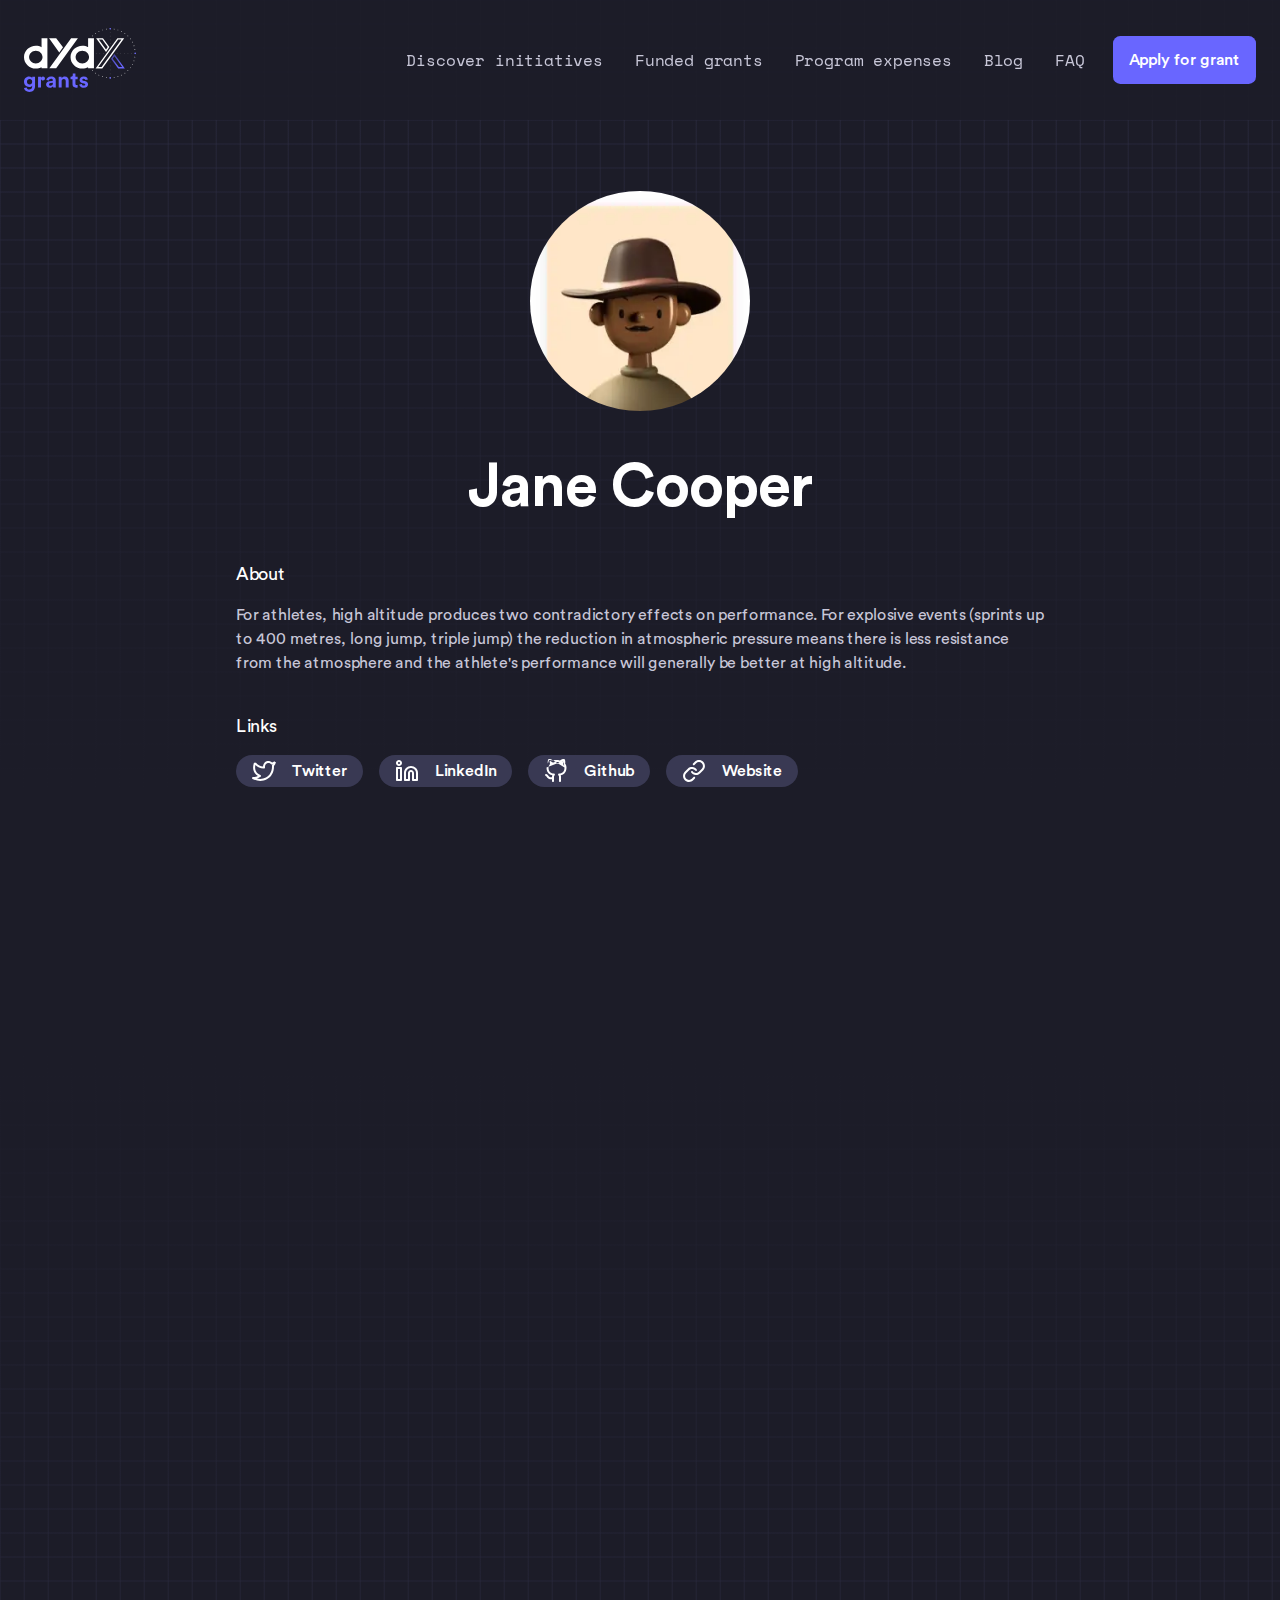
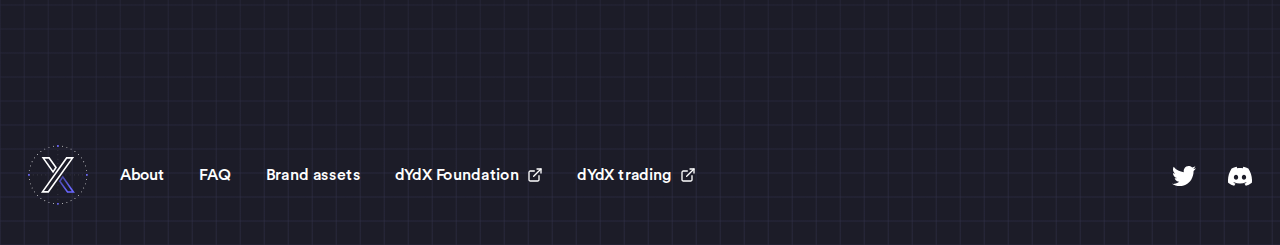
<file: docs/pages/grantee.html>
<!DOCTYPE html>
<html lang="en">
  <!-- параметры:
  title: Название страницы
  stylehref: путь к файлу main.css, в случае если страницы находятся отдельно от index.html
  -->
  <head>
  <meta charset="UTF-8" />
  <meta http-equiv="X-UA-Compatible" content="IE=edge" />
  <meta name="viewport" content="width=device-width, initial-scale=1.0" />
  <link rel="stylesheet" href="https://cdn.jsdelivr.net/npm/swiper@10/swiper-bundle.min.css" />
  <link rel="stylesheet" href="./../styles/main.css" />
  <title>grantee</title>
</head>

  <body>
    <div class="wrapper">
      <header class="header">
  <div class="header__container">
    <div class="header__body">
      <div class="header__logo">
        <a href="../index.html">
          <img src="../img/logo/master-logo.svg" alt="master-logo" />
        </a>
      </div>
      <div class="header__nav">
        <nav class="header__menu menu">
  <ul class="menu__list">
    <li class="menu__item">
      <a class="menu__link" href="../pages/discover.html">Discover initiatives </a>
    </li>
    <li class="menu__item">
      <a class="menu__link" href="../pages/funded-grants.html">Funded grants </a>
    </li>
    <li class="menu__item">
      <a class="menu__link" href="../pages/program.html">Program expenses </a>
    </li>
    <li class="menu__item">
      <a class="menu__link" href="../pages/blog.html">Blog </a>
    </li>
    <li class="menu__item">
      <a class="menu__link" href="../pages/faq.html">FAQ</a>
    </li>
  </ul>
  <div class="header__menu-socials">
    <ul>
      <li>
        <a href="#!">
          <svg width="24" height="24" viewBox="0 0 24 24" fill="none" xmlns="http://www.w3.org/2000/svg">
            <path
              d="M7.54752 21.7512C16.6042 21.7512 21.5578 14.2479 21.5578 7.74101C21.5578 7.52789 21.5578 7.31573 21.5434 7.10453C22.507 6.40748 23.3389 5.54441 24 4.55573C23.1014 4.95413 22.148 5.21528 21.1718 5.33045C22.1998 4.71514 22.9692 3.74723 23.3366 2.60693C22.3701 3.18054 21.3126 3.58475 20.2099 3.80213C19.4675 3.01271 18.4856 2.48997 17.4162 2.31481C16.3468 2.13966 15.2494 2.32184 14.294 2.83318C13.3385 3.34452 12.5782 4.1565 12.1307 5.14348C11.6833 6.13045 11.5735 7.23739 11.8186 8.29301C9.8609 8.19481 7.94576 7.68604 6.19745 6.79973C4.44915 5.91343 2.90676 4.66939 1.6704 3.14837C1.04073 4.23236 0.847872 5.5156 1.1311 6.73679C1.41433 7.95798 2.15234 9.02532 3.19488 9.72149C2.41123 9.69853 1.64465 9.48712 0.96 9.10517V9.16757C0.960311 10.3044 1.35385 11.4062 2.07387 12.2859C2.79389 13.1657 3.79606 13.7693 4.9104 13.9944C4.18548 14.1922 3.42487 14.2211 2.68704 14.0789C3.00181 15.0573 3.61443 15.9128 4.43924 16.5259C5.26405 17.139 6.25983 17.479 7.28736 17.4985C6.26644 18.3009 5.09731 18.8942 3.84687 19.2444C2.59643 19.5947 1.28921 19.6949 0 19.5394C2.25183 20.9844 4.87192 21.7509 7.54752 21.7474"
              fill="white"
            />
          </svg>
        </a>
      </li>
      <li>
        <a href="#!">
          <svg width="24" height="24" viewBox="0 0 24 24" fill="none" xmlns="http://www.w3.org/2000/svg">
            <path
              d="M20.317 4.15508C18.7873 3.4532 17.147 2.93609 15.4319 2.63991C15.4007 2.6342 15.3695 2.64848 15.3534 2.67705C15.1424 3.05227 14.9087 3.54177 14.7451 3.92651C12.9004 3.65034 11.0652 3.65034 9.25832 3.92651C9.09465 3.53321 8.85248 3.05227 8.64057 2.67705C8.62449 2.64944 8.59328 2.63515 8.56205 2.63991C6.84791 2.93514 5.20756 3.45226 3.67693 4.15508C3.66368 4.1608 3.65233 4.17033 3.64479 4.1827C0.533392 8.83106 -0.31895 13.3652 0.0991801 17.8431C0.101072 17.865 0.11337 17.8859 0.130398 17.8992C2.18321 19.4068 4.17171 20.322 6.12328 20.9286C6.15451 20.9382 6.18761 20.9267 6.20748 20.901C6.66913 20.2706 7.08064 19.6058 7.43348 18.9068C7.4543 18.8659 7.43442 18.8173 7.39186 18.8011C6.73913 18.5535 6.1176 18.2516 5.51973 17.9088C5.47244 17.8812 5.46865 17.8135 5.51216 17.7811C5.63797 17.6869 5.76382 17.5888 5.88396 17.4897C5.90569 17.4716 5.93598 17.4678 5.96153 17.4792C9.88928 19.2725 14.1415 19.2725 18.023 17.4792C18.0485 17.4669 18.0788 17.4707 18.1015 17.4888C18.2216 17.5878 18.3475 17.6869 18.4742 17.7811C18.5177 17.8135 18.5149 17.8812 18.4676 17.9088C17.8697 18.2583 17.2482 18.5535 16.5945 18.8002C16.552 18.8163 16.533 18.8659 16.5538 18.9068C16.9143 19.6049 17.3258 20.2696 17.7789 20.9001C17.7978 20.9267 17.8319 20.9382 17.8631 20.9286C19.8241 20.322 21.8126 19.4068 23.8654 17.8992C23.8834 17.8859 23.8948 17.8659 23.8967 17.844C24.3971 12.6671 23.0585 8.17015 20.3482 4.18365C20.3416 4.17033 20.3303 4.1608 20.317 4.15508ZM8.02002 15.1165C6.8375 15.1165 5.86313 14.0308 5.86313 12.6976C5.86313 11.3643 6.8186 10.2786 8.02002 10.2786C9.23087 10.2786 10.1958 11.3738 10.1769 12.6976C10.1769 14.0308 9.22141 15.1165 8.02002 15.1165ZM15.9947 15.1165C14.8123 15.1165 13.8379 14.0308 13.8379 12.6976C13.8379 11.3643 14.7933 10.2786 15.9947 10.2786C17.2056 10.2786 18.1705 11.3738 18.1516 12.6976C18.1516 14.0308 17.2056 15.1165 15.9947 15.1165Z"
              fill="white"
            />
          </svg>
        </a>
      </li>
    </ul>
  </div>
</nav>

        <div class="header__actions header__actions--normal-text button">
          <a href="../pages/apply-grant.html">Apply for grant</a>
        </div>
        <div class="header__actions header__actions--short-text button">
          <a href="../pages/apply-grant.html">Apply</a>
        </div>
        <div class="burger-icon">
  <button class="burger-icon__button" aria-label="Open menu" aria-expanded="false">
    <span></span>
    <span></span>
    <span></span>
  </button>
</div>

      </div>
    </div>
  </div>
</header>

      <main class="page grantee">
        <section class="grantee__info info-grantee section--first">
          <div class="info-grantee__container __container">
            <div class="info-grantee__img _bgi">
              <picture><source srcset="../img/avatars/grantee-img.webp" type="image/webp"><img src="../img/avatars/grantee-img.jpg" alt="grantee" /></picture>
            </div>
            <div class="info-grantee__inner">
              <div class="info-grantee__title">
                <h2 class="title-2 text-center">Jane Cooper</h2>
              </div>
              <div class="info-grantee__item">
                <h6 class="title-6">About</h6>
                <p>For athletes, high altitude produces two contradictory effects on performance. For explosive events (sprints up to 400 metres, long jump, triple jump) the reduction in atmospheric pressure means there is less resistance from the atmosphere and the athlete's performance will generally be better at high altitude.</p>
              </div>
              <div class="info-grantee__item">
                <h6 class="title-6">Links</h6>
                <ul class="info-grantee__links">
                  <li>
                    <a href="#!">
                      <span class="badge badge--grey">
                      <svg class="icon icon--big">
                        <use href="../img/icons/symbol-defs.svg#_icon-fi_twitter"></use>
                      </svg>
                      Twitter
                    </span>
                    </a>
                  </li>
                  <li>
                    <a href="#!">
                      <span class="badge badge--grey">
                      <svg class="icon icon--big">
                        <use href="../img/icons/symbol-defs.svg#_icon-fi_linkedin"></use>
                      </svg>
                      LinkedIn</span>
                    </a>
                  </li>
                  <li>
                    <a href="#!">
                      <span class="badge badge--grey">
                      <svg class="icon icon--big">
                        <use href="../img/icons/symbol-defs.svg#_icon-fi_github"></use>
                      </svg>
                      Github</span>
                    </a>
                  </li>
                  <li>
                    <a href="#!">
                      <span class="badge badge--grey">
                      <svg class="icon icon--big">
                        <use href="../img/icons/symbol-defs.svg#_icon-fi_link"></use>
                      </svg>
                      Website</span>
                    </a>
                  </li>
                </ul>
              </div>
            </div>
          </div>
        </section>
        <section class="grantee__projects projects-grantee">
          <div class="projects-grantee__container __container">
            <div class="projects-grantee__title">
              <h2 class="title-2">Projects</h2>
            </div>
            <div class="projects-grantee__inner cards-container">
              <article class="@@class project-card">
  <a href="../pages/named-grant.html">
    <div class="project-card__img ">
      
    </div>
  </a>

  <div class="project-card__content">
    <a href="../pages/named-grant.html">
      <div class="project-card__info">
        <div class="project-card__category">category</div>
        <div class="project-card__title">
          <h4 class="title-4">Grant title</h4>
        </div>
        <div class="project-card__financing">
          <dl>
            <dt>Funding amount:</dt>
            <dd>$5,000 - $6,000</dd>
          </dl>
        </div>
        <div class="project-card__text">
          <p>So what we learn about the properties of electrons (which we shall use for our examples) will apply also to all “particles,” including ...</p>
        </div>
      </div>
    </a>

    <div class="project-card__avatars avatar-group">
      <ul>
        <li class="avatar">
          <a href="../pages/grantee.html">
            <picture><source srcset="../img/avatars/avatar-1.webp" type="image/webp"><img src="../img/avatars/avatar-1.jpg" alt="avatar" /></picture>
            <p class="avatar__name">Grantee Name</p>
          </a>
        </li>
        <li class="avatar">
          <a href="../pages/grantee.html">
            <picture><source srcset="../img/avatars/avatar-2.webp" type="image/webp"><img src="../img/avatars/avatar-2.jpg" alt="avatar" /></picture>
            <span class="avatar__name">Sart John</span>
          </a>
        </li>
        <li class="avatar">
          <a href="../pages/grantee.html">
            <picture><source srcset="../img/avatars/avatar-3.webp" type="image/webp"><img src="../img/avatars/avatar-3.jpg" alt="avatar" /></picture>
            <p class="avatar__name">Saphhire Saphire</p>
          </a>
        </li>
        <li class="avatar avatar--last">
          <span>+1</span>
        </li>
      </ul>
    </div>
  </div>
</article>

              <article class="@@class project-card">
  <a href="../pages/named-grant.html">
    <div class="project-card__img _with-img">
      
      <picture><source srcset="../img/deco/block.webp" type="image/webp"><img src="../img/deco/block.jpg" alt="@@alt" /></picture>
      
    </div>
  </a>

  <div class="project-card__content">
    <a href="../pages/named-grant.html">
      <div class="project-card__info">
        <div class="project-card__category">category</div>
        <div class="project-card__title">
          <h4 class="title-4">Grant title</h4>
        </div>
        <div class="project-card__financing">
          <dl>
            <dt>Funding amount:</dt>
            <dd>$5,000 - $6,000</dd>
          </dl>
        </div>
        <div class="project-card__text">
          <p>So what we learn about the properties of electrons (which we shall use for our examples) will apply also to all “particles,” including ...</p>
        </div>
      </div>
    </a>

    <div class="project-card__avatars avatar-group">
      <ul>
        <li class="avatar">
          <a href="../pages/grantee.html">
            <picture><source srcset="../img/avatars/avatar-1.webp" type="image/webp"><img src="../img/avatars/avatar-1.jpg" alt="avatar" /></picture>
            <p class="avatar__name">Grantee Name</p>
          </a>
        </li>
        <li class="avatar">
          <a href="../pages/grantee.html">
            <picture><source srcset="../img/avatars/avatar-2.webp" type="image/webp"><img src="../img/avatars/avatar-2.jpg" alt="avatar" /></picture>
            <span class="avatar__name">Sart John</span>
          </a>
        </li>
        <li class="avatar">
          <a href="../pages/grantee.html">
            <picture><source srcset="../img/avatars/avatar-3.webp" type="image/webp"><img src="../img/avatars/avatar-3.jpg" alt="avatar" /></picture>
            <p class="avatar__name">Saphhire Saphire</p>
          </a>
        </li>
        <li class="avatar avatar--last">
          <span>+1</span>
        </li>
      </ul>
    </div>
  </div>
</article>

            </div>
        </section>
      </main>

      <footer class="footer">
  <div class="footer__container __container">
    <div class="footer__body">
      <div class="footer__logo">
        <img src="../img/logo/master-avatar.svg" alt="" />
      </div>
      <nav class="footer__nav">
        <ul class="footer__menu">
          <li>
            <a href="#!">About</a>
          </li>
          <li>
            <a href="../pages/faq.html">FAQ</a>
          </li>
          <li>
            <a href="../pages/brand-assets.html">Brand assets</a>
          </li>
          <li>
            <a href="#!"
              >dYdX Foundation
              <svg class="icon">
                <use href="../img/icons/symbol-defs.svg#_icon-fi_external-link"></use>
              </svg>
            </a>
          </li>
          <li>
            <a href="#!"
              >dYdX trading
              <svg class="icon">
                <use href="../img/icons/symbol-defs.svg#_icon-fi_external-link"></use>
              </svg>
            </a>
          </li>
        </ul>
        <ul class="footer__social">
          <li>
            <a href="#!">
              <img src="../img/socials/twitter.svg" alt="" />
            </a>
          </li>
          <li>
            <a href="#!">
              <img src="../img/socials/discord.svg" alt="" />
            </a>
          </li>
        </ul>
      </nav>
    </div>
  </div>
</footer>

    </div>
    <div class="modal-overlay">
  <div id="modal-1" class="modal">
    <div class="modal__container">
      <div class="modal__content">
        <h2>ICH BIN EIN POPUP-1</h2>
        <p>HALLO ZUSAMEN</p>
        <span>popup 1</span>
      </div>
      <div class="close-btn">
        <button id="closebtn">X</button>
      </div>
    </div>
  </div>

  <div id="modal-2" class="modal">
    <div class="modal__container">
      <div class="modal__content">
        <h2>ICH BIN EIN POPUP-2</h2>
        <p>HALLO ZUSAMEN</p>
        <span>popup 2</span>
      </div>
      <div class="close-btn">
        <button id="closebtn">X</button>
      </div>
    </div>
  </div>

  <div id="modal-3" class="modal">
    <div class="modal__container">
      <div class="modal__content">
        <h2>ICH BIN EIN POPUP-3</h2>
        <p>HALLO ZUSAMEN</p>
        <span>popup 3</span>

        <div class="popup-window">
          <h2>нажми на кнопку</h2>
          <button
            class="_open-modal-btn"
            data-modal-id="modal-4"
            id="popupOpen"
          >
            открыть popup
          </button>
        </div>
      </div>
      <div class="close-btn">
        <button id="closebtn">X</button>
      </div>
    </div>
  </div>

  <div id="modal-4" class="modal">
    <div class="modal__container">
      <div class="modal__content">
        <h2>ICH BIN EIN POPUP-4</h2>
        <p>HALLO ZUSAMEN</p>
        <span>popup 4</span>
        <div class="popup-window">
          <h2>нажми на кнопку</h2>
          <button
            class="_open-modal-btn"
            data-modal-id="modal-1"
            id="popupOpen"
          >
            открыть popup
          </button>
        </div>
      </div>
      <div class="close-btn">
        <button id="closebtn">X</button>
      </div>
    </div>
  </div>
</div>


    <script src="https://cdn.jsdelivr.net/npm/swiper@10/swiper-bundle.min.js"></script>
    <script src="./../scripts/runtime.js"></script>
    <script src="./../scripts/main.js"></script>
  </body>
</html>
</file>
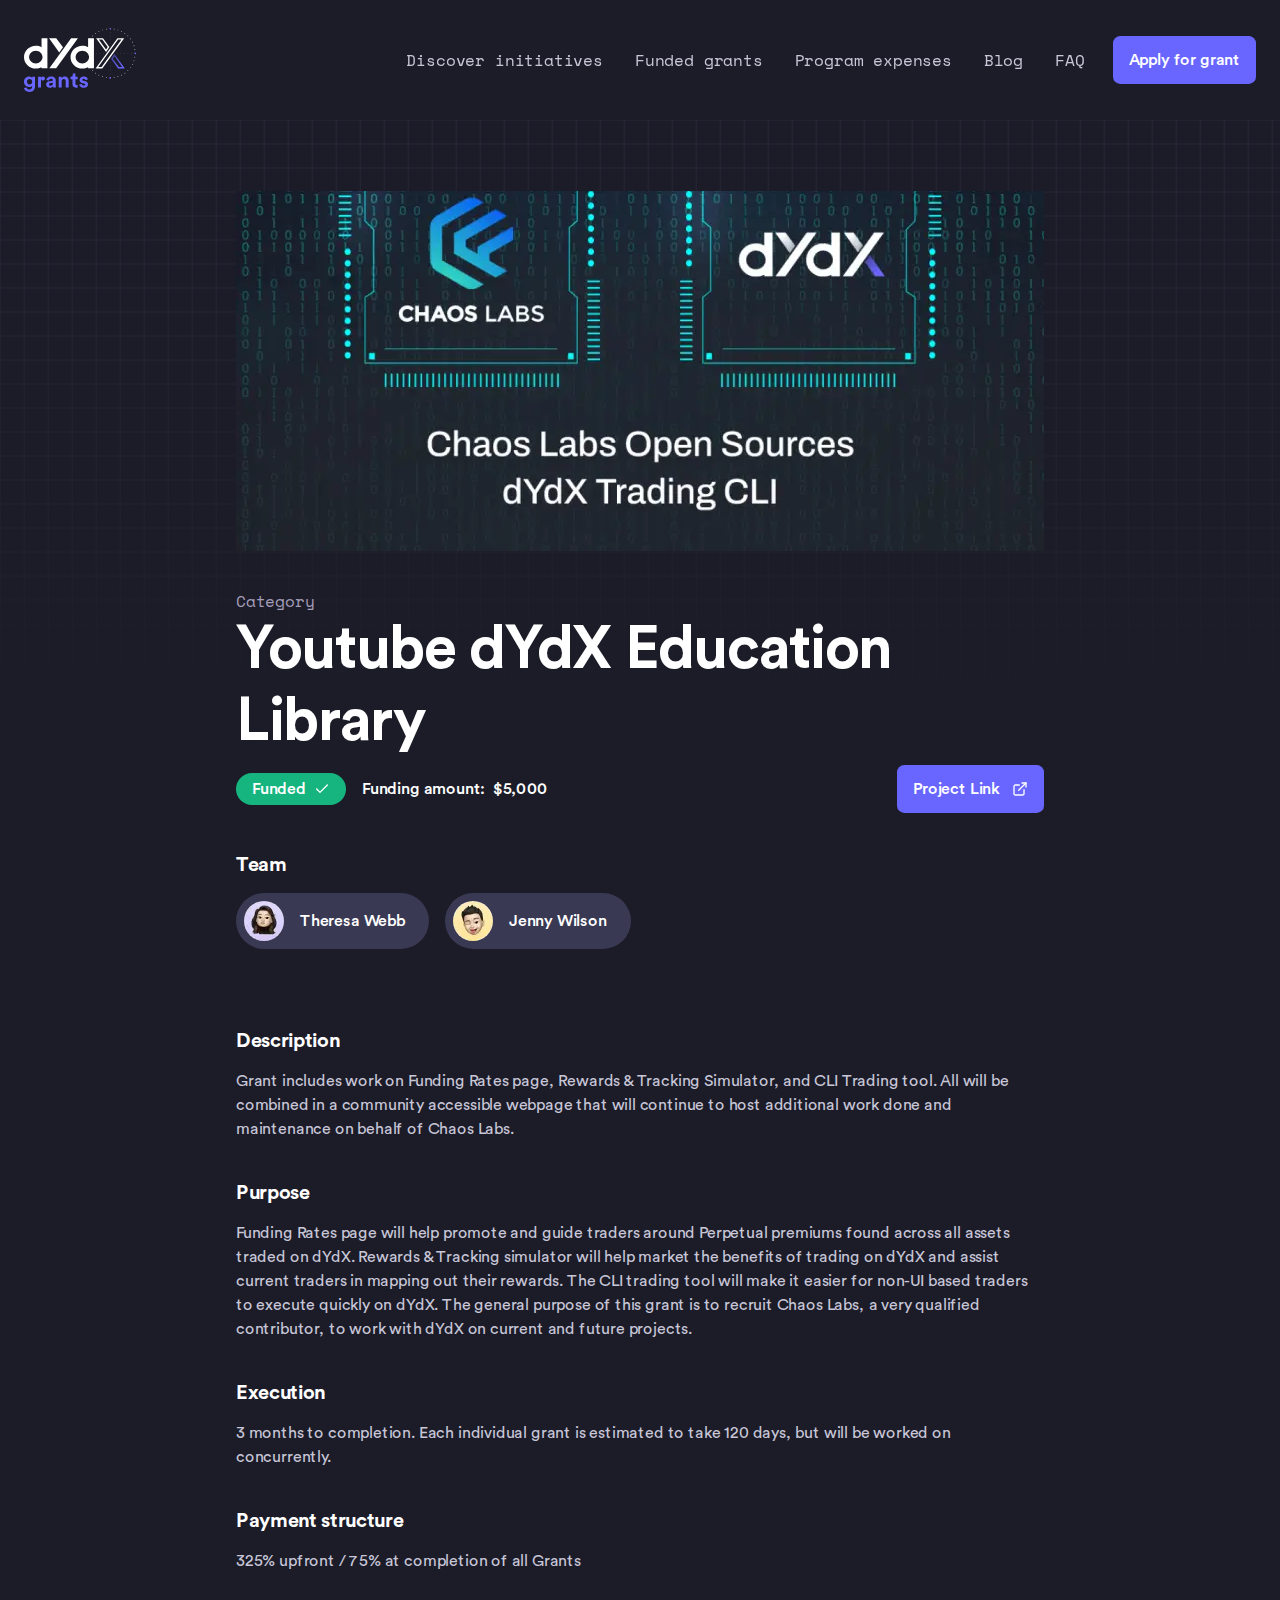
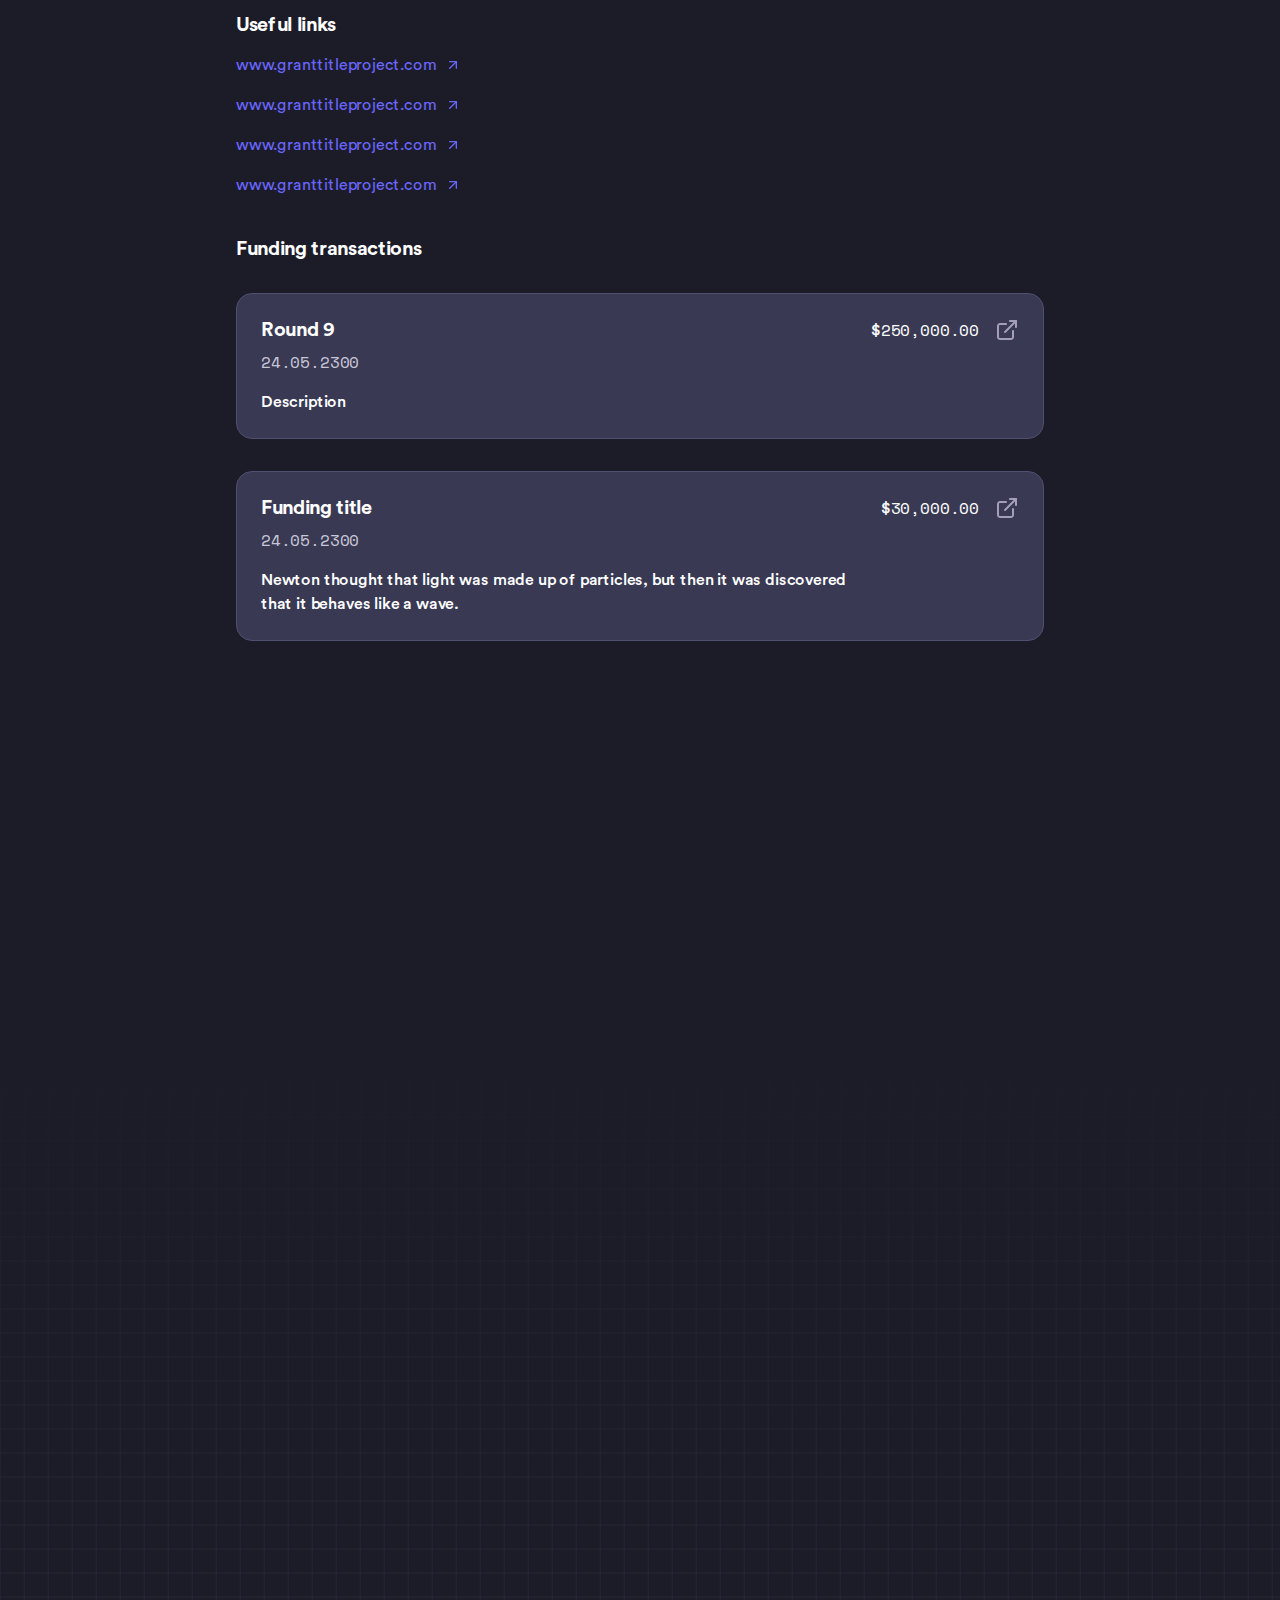
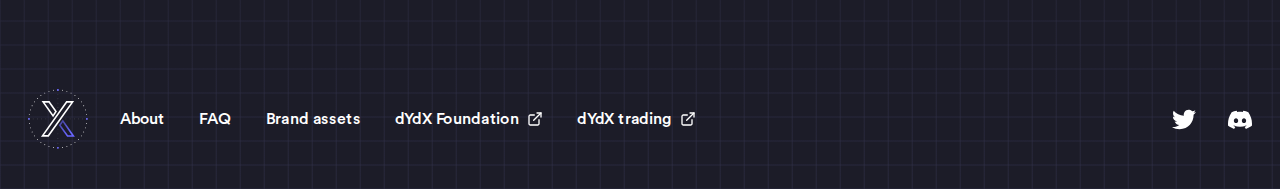
<file: docs/pages/named-grant.html>
<!DOCTYPE html>
<html lang="en">
  <!-- параметры:
  title: Название страницы
  stylehref: путь к файлу main.css, в случае если страницы находятся отдельно от index.html
  -->
  <head>
  <meta charset="UTF-8" />
  <meta http-equiv="X-UA-Compatible" content="IE=edge" />
  <meta name="viewport" content="width=device-width, initial-scale=1.0" />
  <link rel="stylesheet" href="https://cdn.jsdelivr.net/npm/swiper@10/swiper-bundle.min.css" />
  <link rel="stylesheet" href="./../styles/main.css" />
  <title>named-grant</title>
</head>

  <body>
    <div class="wrapper">
      <header class="header">
  <div class="header__container">
    <div class="header__body">
      <div class="header__logo">
        <a href="../index.html">
          <img src="../img/logo/master-logo.svg" alt="master-logo" />
        </a>
      </div>
      <div class="header__nav">
        <nav class="header__menu menu">
  <ul class="menu__list">
    <li class="menu__item">
      <a class="menu__link" href="../pages/discover.html">Discover initiatives </a>
    </li>
    <li class="menu__item">
      <a class="menu__link" href="../pages/funded-grants.html">Funded grants </a>
    </li>
    <li class="menu__item">
      <a class="menu__link" href="../pages/program.html">Program expenses </a>
    </li>
    <li class="menu__item">
      <a class="menu__link" href="../pages/blog.html">Blog </a>
    </li>
    <li class="menu__item">
      <a class="menu__link" href="../pages/faq.html">FAQ</a>
    </li>
  </ul>
  <div class="header__menu-socials">
    <ul>
      <li>
        <a href="#!">
          <svg width="24" height="24" viewBox="0 0 24 24" fill="none" xmlns="http://www.w3.org/2000/svg">
            <path
              d="M7.54752 21.7512C16.6042 21.7512 21.5578 14.2479 21.5578 7.74101C21.5578 7.52789 21.5578 7.31573 21.5434 7.10453C22.507 6.40748 23.3389 5.54441 24 4.55573C23.1014 4.95413 22.148 5.21528 21.1718 5.33045C22.1998 4.71514 22.9692 3.74723 23.3366 2.60693C22.3701 3.18054 21.3126 3.58475 20.2099 3.80213C19.4675 3.01271 18.4856 2.48997 17.4162 2.31481C16.3468 2.13966 15.2494 2.32184 14.294 2.83318C13.3385 3.34452 12.5782 4.1565 12.1307 5.14348C11.6833 6.13045 11.5735 7.23739 11.8186 8.29301C9.8609 8.19481 7.94576 7.68604 6.19745 6.79973C4.44915 5.91343 2.90676 4.66939 1.6704 3.14837C1.04073 4.23236 0.847872 5.5156 1.1311 6.73679C1.41433 7.95798 2.15234 9.02532 3.19488 9.72149C2.41123 9.69853 1.64465 9.48712 0.96 9.10517V9.16757C0.960311 10.3044 1.35385 11.4062 2.07387 12.2859C2.79389 13.1657 3.79606 13.7693 4.9104 13.9944C4.18548 14.1922 3.42487 14.2211 2.68704 14.0789C3.00181 15.0573 3.61443 15.9128 4.43924 16.5259C5.26405 17.139 6.25983 17.479 7.28736 17.4985C6.26644 18.3009 5.09731 18.8942 3.84687 19.2444C2.59643 19.5947 1.28921 19.6949 0 19.5394C2.25183 20.9844 4.87192 21.7509 7.54752 21.7474"
              fill="white"
            />
          </svg>
        </a>
      </li>
      <li>
        <a href="#!">
          <svg width="24" height="24" viewBox="0 0 24 24" fill="none" xmlns="http://www.w3.org/2000/svg">
            <path
              d="M20.317 4.15508C18.7873 3.4532 17.147 2.93609 15.4319 2.63991C15.4007 2.6342 15.3695 2.64848 15.3534 2.67705C15.1424 3.05227 14.9087 3.54177 14.7451 3.92651C12.9004 3.65034 11.0652 3.65034 9.25832 3.92651C9.09465 3.53321 8.85248 3.05227 8.64057 2.67705C8.62449 2.64944 8.59328 2.63515 8.56205 2.63991C6.84791 2.93514 5.20756 3.45226 3.67693 4.15508C3.66368 4.1608 3.65233 4.17033 3.64479 4.1827C0.533392 8.83106 -0.31895 13.3652 0.0991801 17.8431C0.101072 17.865 0.11337 17.8859 0.130398 17.8992C2.18321 19.4068 4.17171 20.322 6.12328 20.9286C6.15451 20.9382 6.18761 20.9267 6.20748 20.901C6.66913 20.2706 7.08064 19.6058 7.43348 18.9068C7.4543 18.8659 7.43442 18.8173 7.39186 18.8011C6.73913 18.5535 6.1176 18.2516 5.51973 17.9088C5.47244 17.8812 5.46865 17.8135 5.51216 17.7811C5.63797 17.6869 5.76382 17.5888 5.88396 17.4897C5.90569 17.4716 5.93598 17.4678 5.96153 17.4792C9.88928 19.2725 14.1415 19.2725 18.023 17.4792C18.0485 17.4669 18.0788 17.4707 18.1015 17.4888C18.2216 17.5878 18.3475 17.6869 18.4742 17.7811C18.5177 17.8135 18.5149 17.8812 18.4676 17.9088C17.8697 18.2583 17.2482 18.5535 16.5945 18.8002C16.552 18.8163 16.533 18.8659 16.5538 18.9068C16.9143 19.6049 17.3258 20.2696 17.7789 20.9001C17.7978 20.9267 17.8319 20.9382 17.8631 20.9286C19.8241 20.322 21.8126 19.4068 23.8654 17.8992C23.8834 17.8859 23.8948 17.8659 23.8967 17.844C24.3971 12.6671 23.0585 8.17015 20.3482 4.18365C20.3416 4.17033 20.3303 4.1608 20.317 4.15508ZM8.02002 15.1165C6.8375 15.1165 5.86313 14.0308 5.86313 12.6976C5.86313 11.3643 6.8186 10.2786 8.02002 10.2786C9.23087 10.2786 10.1958 11.3738 10.1769 12.6976C10.1769 14.0308 9.22141 15.1165 8.02002 15.1165ZM15.9947 15.1165C14.8123 15.1165 13.8379 14.0308 13.8379 12.6976C13.8379 11.3643 14.7933 10.2786 15.9947 10.2786C17.2056 10.2786 18.1705 11.3738 18.1516 12.6976C18.1516 14.0308 17.2056 15.1165 15.9947 15.1165Z"
              fill="white"
            />
          </svg>
        </a>
      </li>
    </ul>
  </div>
</nav>

        <div class="header__actions header__actions--normal-text button">
          <a href="../pages/apply-grant.html">Apply for grant</a>
        </div>
        <div class="header__actions header__actions--short-text button">
          <a href="../pages/apply-grant.html">Apply</a>
        </div>
        <div class="burger-icon">
  <button class="burger-icon__button" aria-label="Open menu" aria-expanded="false">
    <span></span>
    <span></span>
    <span></span>
  </button>
</div>

      </div>
    </div>
  </div>
</header>

      <main class="page grant">
        <section class="grant__hero hero-grant section--first">
          <div class="hero-grant__container __container">
            <div class="hero-grant__img _bgi">
              <picture><source srcset="../img/deco/grant-img.webp" type="image/webp"><img src="../img/deco/grant-img.jpg" alt="img" /></picture>
            </div>
          </div>
        </section>
        <section class="grant__about about-grant">
          <div class="about-grant__container __container">
            <div class="about-grant__head">
              <div class="about-grant__category">category</div>
              <div class="about-grant__title">
                <h1 class="title-1">Youtube dYdX Education Library</h1>
              </div>
              <div class="about-grant__meta">
                <div class="about-grant__meta-info">
                  <span class="badge badge--with-icon badge--green"
                    >funded
                    <svg class="icon">
                      <use href="../img/icons/symbol-defs.svg#_icon-fi_check"></use>
                    </svg>
                  </span>
                  <dl>
                    <dt>Funding amount:</dt>
                    <dd>$5,000</dd>
                  </dl>
                </div>
                <div class="about-grant__meta-link">
                  <div class="button">
                    <a href="#!">
                      Project Link
                      <svg class="icon">
                        <use href="../img/icons/symbol-defs.svg#_icon-fi_external-link"></use>
                      </svg>
                    </a>
                  </div>
                </div>
              </div>
              <div class="about-grant__team">
                <h5 class="title-5">team</h5>
                <ul>
                  <li class="about-grant__team-item">
                    <a href="./grantee.html">
                      <div class="about-grant__team-img">
                        <picture><source srcset="../img/avatars/avatar-1.webp" type="image/webp"><img src="../img/avatars/avatar-1.jpg" alt="" /></picture>
                      </div>
                      <div class="about-grant__team-name">Theresa Webb</div>
                    </a>
                  </li>
                  <li class="about-grant__team-item">
                    <a href="./grantee.html">
                      <div class="about-grant__team-img">
                        <picture><source srcset="../img/avatars/avatar-2.webp" type="image/webp"><img src="../img/avatars/avatar-2.jpg" alt="" /></picture>
                      </div>
                      <div class="about-grant__team-name">Jenny Wilson</div>
                    </a>
                  </li>
                </ul>
              </div>
            </div>
            <div class="about-grant__content">
              <div class="about-grant__content-item">
                <h5 class="title-5">Description</h5>
                <p>Grant includes work on Funding Rates page, Rewards & Tracking Simulator, and CLI Trading tool. All will be combined in a community accessible webpage that will continue to host additional work done and maintenance on behalf of Chaos Labs.</p>
              </div>
              <div class="about-grant__content-item">
                <h5 class="title-5">Purpose</h5>
                <p>Funding Rates page will help promote and guide traders around Perpetual premiums found across all assets traded on dYdX. Rewards & Tracking simulator will help market the benefits of trading on dYdX and assist current traders in mapping out their rewards. The CLI trading tool will make it easier for non-UI based traders to execute quickly on dYdX. The general purpose of this grant is to recruit Chaos Labs, a very qualified contributor, to work with dYdX on current and future projects.</p>
              </div>
              <div class="about-grant__content-item">
                <h5 class="title-5">Execution</h5>
                <p>3 months to completion. Each individual grant is estimated to take 120 days, but will be worked on concurrently.</p>
              </div>
              <div class="about-grant__content-item">
                <h5 class="title-5">Payment structure</h5>
                <p>325% upfront / 75% at completion of all Grants</p>
              </div>
              <div class="about-grant__content-item links">
                <h5 class="title-5">Useful links</h5>
                <a href="#!"
                  >www.granttitleproject.com
                  <svg class="icon">
                    <use href="../img/icons/symbol-defs.svg#_icon-fi_arrow-up-right"></use>
                  </svg>
                </a>
                <a href="#!"
                  >www.granttitleproject.com
                  <svg class="icon">
                    <use href="../img/icons/symbol-defs.svg#_icon-fi_arrow-up-right"></use>
                  </svg>
                </a>
                <a href="#!"
                  >www.granttitleproject.com
                  <svg class="icon">
                    <use href="../img/icons/symbol-defs.svg#_icon-fi_arrow-up-right"></use>
                  </svg>
                </a>
                <a href="#!"
                  >www.granttitleproject.com
                  <svg class="icon">
                    <use href="../img/icons/symbol-defs.svg#_icon-fi_arrow-up-right"></use>
                  </svg>
                </a>
              </div>
              <div class="about-grant__content-item">
                <h5 class="title-5">Funding transactions</h5>
                <ul class="cards-container cards-container--vertical">
                  <li><li>
  <article class="expense-card">
    <div class="expense-card__left">
      <div class="expense-card__title title-5">Round 9</div>
      <div class="expense-card__date">24.05.2300</div>
      <div class="expense-card__text">Description</div>
    </div>
    <div class="expense-card__right">
      <dl>
        <dt class="expense-card__currency">$</dt>
        <dd>250,000.00</dd>
      </dl>
      <a href="#!">
        <svg class="icon icon--big">
          <use href="../img/icons/symbol-defs.svg#_icon-fi_external-link"></use>
        </svg>
      </a>
    </div>
  </article>
</li>
</li>
                  <li><li>
  <article class="expense-card">
    <div class="expense-card__left">
      <div class="expense-card__title title-5">Funding title</div>
      <div class="expense-card__date">24.05.2300</div>
      <div class="expense-card__text">Newton thought that light was made up of particles, but then it was discovered that it behaves like a wave. </div>
    </div>
    <div class="expense-card__right">
      <dl>
        <dt class="expense-card__currency">$</dt>
        <dd>30,000.00</dd>
      </dl>
      <a href="#!">
        <svg class="icon icon--big">
          <use href="../img/icons/symbol-defs.svg#_icon-fi_external-link"></use>
        </svg>
      </a>
    </div>
  </article>
</li>
</li>
                </ul>
              </div>
            </div>
          </div>
        </section>
        <section class="grant__more more-grant">
          <div class="more-grant__container __container">
            <div class="more-grant__info section__info">
              <div class="section__info-title">
                <h2 class="title-2">More grants like this</h2>
              </div>
              <div class="section__info-link">
                <a href="#!">
                  View all similar projects
                  <svg class="icon icon--big">
                    <use href="../img/icons/symbol-defs.svg#_icon-fi_arrow-right"></use>
                  </svg>
                </a>
              </div>
            </div>
            <div class="more-grant__content">
              <div class="more-grant__content-cards"><article class="@@class project-card">
  <a href="../pages/named-grant.html">
    <div class="project-card__img ">
      
    </div>
  </a>

  <div class="project-card__content">
    <a href="../pages/named-grant.html">
      <div class="project-card__info">
        <div class="project-card__category">category</div>
        <div class="project-card__title">
          <h4 class="title-4">Governance Dashboard</h4>
        </div>
        <div class="project-card__financing">
          <dl>
            <dt>Funding amount:</dt>
            <dd>$5,000 - $6,000</dd>
          </dl>
        </div>
        <div class="project-card__text">
          <p>Newton thought that light was made up of particles, but then it was discovered that it behaves like a wave.</p>
        </div>
      </div>
    </a>

    <div class="project-card__avatars avatar-group">
      <ul>
        <li class="avatar">
          <a href="../pages/grantee.html">
            <picture><source srcset="../img/avatars/avatar-1.webp" type="image/webp"><img src="../img/avatars/avatar-1.jpg" alt="avatar" /></picture>
            <p class="avatar__name">Grantee Name</p>
          </a>
        </li>
        <li class="avatar">
          <a href="../pages/grantee.html">
            <picture><source srcset="../img/avatars/avatar-2.webp" type="image/webp"><img src="../img/avatars/avatar-2.jpg" alt="avatar" /></picture>
            <span class="avatar__name">Sart John</span>
          </a>
        </li>
        <li class="avatar">
          <a href="../pages/grantee.html">
            <picture><source srcset="../img/avatars/avatar-3.webp" type="image/webp"><img src="../img/avatars/avatar-3.jpg" alt="avatar" /></picture>
            <p class="avatar__name">Saphhire Saphire</p>
          </a>
        </li>
        <li class="avatar avatar--last">
          <span>+1</span>
        </li>
      </ul>
    </div>
  </div>
</article>
 <article class="@@class project-card">
  <a href="../pages/named-grant.html">
    <div class="project-card__img _with-img">
      
      <picture><source srcset="../img/deco/block.webp" type="image/webp"><img src="../img/deco/block.jpg" alt="@@alt" /></picture>
      
    </div>
  </a>

  <div class="project-card__content">
    <a href="../pages/named-grant.html">
      <div class="project-card__info">
        <div class="project-card__category">category</div>
        <div class="project-card__title">
          <h4 class="title-4">C# SDK</h4>
        </div>
        <div class="project-card__financing">
          <dl>
            <dt>Funding amount:</dt>
            <dd>$5,000 - $6,000</dd>
          </dl>
        </div>
        <div class="project-card__text">
          <p>Newton thought that light was made up of particles, but then it was discovered that it behaves like a wave.</p>
        </div>
      </div>
    </a>

    <div class="project-card__avatars avatar-group">
      <ul>
        <li class="avatar">
          <a href="../pages/grantee.html">
            <picture><source srcset="../img/avatars/avatar-1.webp" type="image/webp"><img src="../img/avatars/avatar-1.jpg" alt="avatar" /></picture>
            <p class="avatar__name">Grantee Name</p>
          </a>
        </li>
        <li class="avatar">
          <a href="../pages/grantee.html">
            <picture><source srcset="../img/avatars/avatar-2.webp" type="image/webp"><img src="../img/avatars/avatar-2.jpg" alt="avatar" /></picture>
            <span class="avatar__name">Sart John</span>
          </a>
        </li>
        <li class="avatar">
          <a href="../pages/grantee.html">
            <picture><source srcset="../img/avatars/avatar-3.webp" type="image/webp"><img src="../img/avatars/avatar-3.jpg" alt="avatar" /></picture>
            <p class="avatar__name">Saphhire Saphire</p>
          </a>
        </li>
        <li class="avatar avatar--last">
          <span>+1</span>
        </li>
      </ul>
    </div>
  </div>
</article>
</div>
            </div>
          </div>
        </section>
      </main>
      <footer class="footer">
  <div class="footer__container __container">
    <div class="footer__body">
      <div class="footer__logo">
        <img src="../img/logo/master-avatar.svg" alt="" />
      </div>
      <nav class="footer__nav">
        <ul class="footer__menu">
          <li>
            <a href="#!">About</a>
          </li>
          <li>
            <a href="../pages/faq.html">FAQ</a>
          </li>
          <li>
            <a href="../pages/brand-assets.html">Brand assets</a>
          </li>
          <li>
            <a href="#!"
              >dYdX Foundation
              <svg class="icon">
                <use href="../img/icons/symbol-defs.svg#_icon-fi_external-link"></use>
              </svg>
            </a>
          </li>
          <li>
            <a href="#!"
              >dYdX trading
              <svg class="icon">
                <use href="../img/icons/symbol-defs.svg#_icon-fi_external-link"></use>
              </svg>
            </a>
          </li>
        </ul>
        <ul class="footer__social">
          <li>
            <a href="#!">
              <img src="../img/socials/twitter.svg" alt="" />
            </a>
          </li>
          <li>
            <a href="#!">
              <img src="../img/socials/discord.svg" alt="" />
            </a>
          </li>
        </ul>
      </nav>
    </div>
  </div>
</footer>

    </div>
    <div class="modal-overlay">
  <div id="modal-1" class="modal">
    <div class="modal__container">
      <div class="modal__content">
        <h2>ICH BIN EIN POPUP-1</h2>
        <p>HALLO ZUSAMEN</p>
        <span>popup 1</span>
      </div>
      <div class="close-btn">
        <button id="closebtn">X</button>
      </div>
    </div>
  </div>

  <div id="modal-2" class="modal">
    <div class="modal__container">
      <div class="modal__content">
        <h2>ICH BIN EIN POPUP-2</h2>
        <p>HALLO ZUSAMEN</p>
        <span>popup 2</span>
      </div>
      <div class="close-btn">
        <button id="closebtn">X</button>
      </div>
    </div>
  </div>

  <div id="modal-3" class="modal">
    <div class="modal__container">
      <div class="modal__content">
        <h2>ICH BIN EIN POPUP-3</h2>
        <p>HALLO ZUSAMEN</p>
        <span>popup 3</span>

        <div class="popup-window">
          <h2>нажми на кнопку</h2>
          <button
            class="_open-modal-btn"
            data-modal-id="modal-4"
            id="popupOpen"
          >
            открыть popup
          </button>
        </div>
      </div>
      <div class="close-btn">
        <button id="closebtn">X</button>
      </div>
    </div>
  </div>

  <div id="modal-4" class="modal">
    <div class="modal__container">
      <div class="modal__content">
        <h2>ICH BIN EIN POPUP-4</h2>
        <p>HALLO ZUSAMEN</p>
        <span>popup 4</span>
        <div class="popup-window">
          <h2>нажми на кнопку</h2>
          <button
            class="_open-modal-btn"
            data-modal-id="modal-1"
            id="popupOpen"
          >
            открыть popup
          </button>
        </div>
      </div>
      <div class="close-btn">
        <button id="closebtn">X</button>
      </div>
    </div>
  </div>
</div>


    <script src="https://cdn.jsdelivr.net/npm/swiper@10/swiper-bundle.min.js"></script>
    <script src="./../scripts/runtime.js"></script>
    <script src="./../scripts/main.js"></script>
  </body>
</html>
</file>
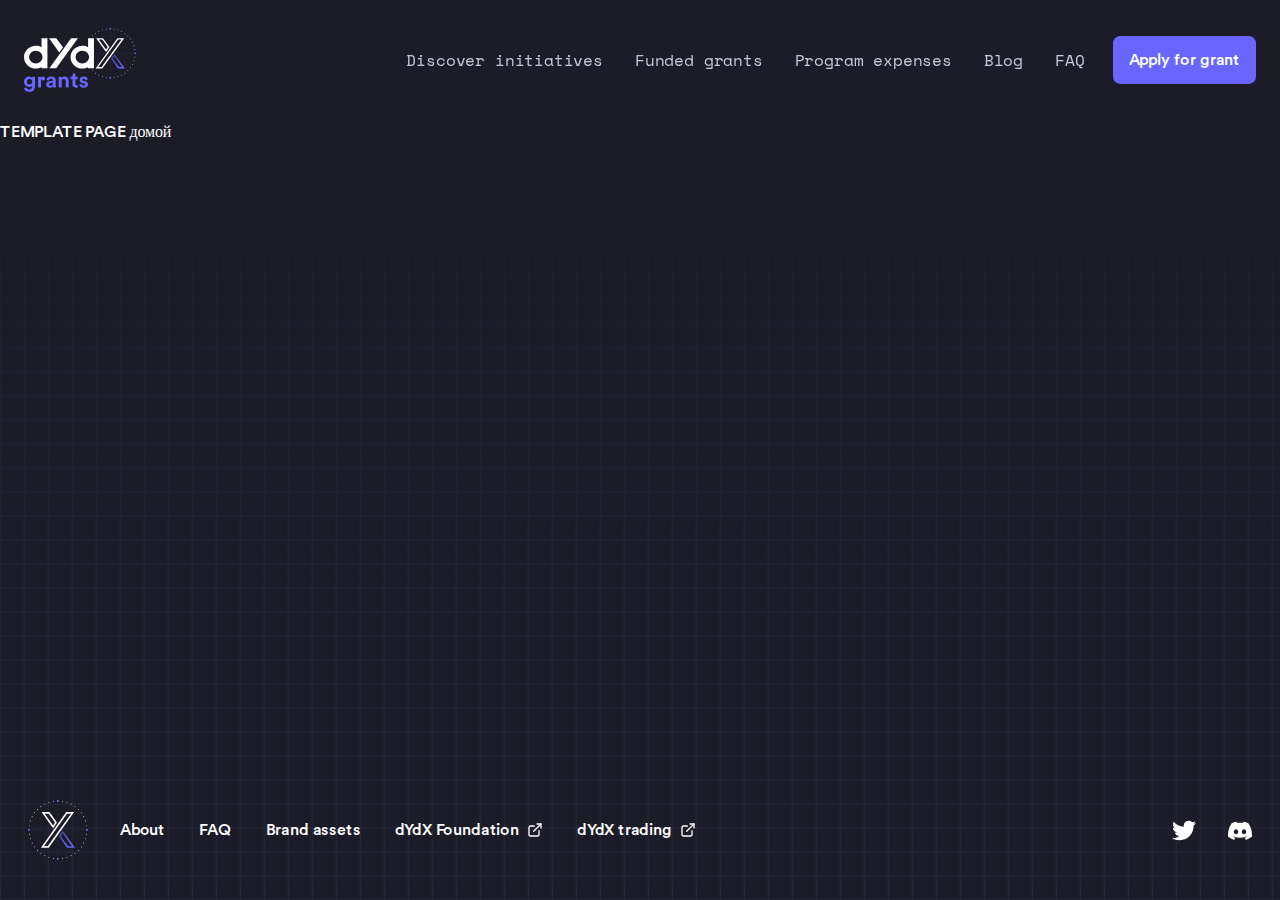
<file: docs/pages/template.html>
<!DOCTYPE html>
<html lang="en">
  <!-- параметры:
  title: Название страницы
  stylehref: путь к файлу main.css, в случае если страницы находятся отдельно от index.html
  -->
  <head>
  <meta charset="UTF-8" />
  <meta http-equiv="X-UA-Compatible" content="IE=edge" />
  <meta name="viewport" content="width=device-width, initial-scale=1.0" />
  <link rel="stylesheet" href="https://cdn.jsdelivr.net/npm/swiper@10/swiper-bundle.min.css" />
  <link rel="stylesheet" href="./../styles/main.css" />
  <title>TEMPLATE</title>
</head>

  <body>
    <div class="wrapper">
      <header class="header">
  <div class="header__container">
    <div class="header__body">
      <div class="header__logo">
        <a href="../index.html">
          <img src="../img/logo/master-logo.svg" alt="master-logo" />
        </a>
      </div>
      <div class="header__nav">
        <nav class="header__menu menu">
  <ul class="menu__list">
    <li class="menu__item">
      <a class="menu__link" href="../pages/discover.html">Discover initiatives </a>
    </li>
    <li class="menu__item">
      <a class="menu__link" href="../pages/funded-grants.html">Funded grants </a>
    </li>
    <li class="menu__item">
      <a class="menu__link" href="../pages/program.html">Program expenses </a>
    </li>
    <li class="menu__item">
      <a class="menu__link" href="../pages/blog.html">Blog </a>
    </li>
    <li class="menu__item">
      <a class="menu__link" href="../pages/faq.html">FAQ</a>
    </li>
  </ul>
  <div class="header__menu-socials">
    <ul>
      <li>
        <a href="#!">
          <svg width="24" height="24" viewBox="0 0 24 24" fill="none" xmlns="http://www.w3.org/2000/svg">
            <path
              d="M7.54752 21.7512C16.6042 21.7512 21.5578 14.2479 21.5578 7.74101C21.5578 7.52789 21.5578 7.31573 21.5434 7.10453C22.507 6.40748 23.3389 5.54441 24 4.55573C23.1014 4.95413 22.148 5.21528 21.1718 5.33045C22.1998 4.71514 22.9692 3.74723 23.3366 2.60693C22.3701 3.18054 21.3126 3.58475 20.2099 3.80213C19.4675 3.01271 18.4856 2.48997 17.4162 2.31481C16.3468 2.13966 15.2494 2.32184 14.294 2.83318C13.3385 3.34452 12.5782 4.1565 12.1307 5.14348C11.6833 6.13045 11.5735 7.23739 11.8186 8.29301C9.8609 8.19481 7.94576 7.68604 6.19745 6.79973C4.44915 5.91343 2.90676 4.66939 1.6704 3.14837C1.04073 4.23236 0.847872 5.5156 1.1311 6.73679C1.41433 7.95798 2.15234 9.02532 3.19488 9.72149C2.41123 9.69853 1.64465 9.48712 0.96 9.10517V9.16757C0.960311 10.3044 1.35385 11.4062 2.07387 12.2859C2.79389 13.1657 3.79606 13.7693 4.9104 13.9944C4.18548 14.1922 3.42487 14.2211 2.68704 14.0789C3.00181 15.0573 3.61443 15.9128 4.43924 16.5259C5.26405 17.139 6.25983 17.479 7.28736 17.4985C6.26644 18.3009 5.09731 18.8942 3.84687 19.2444C2.59643 19.5947 1.28921 19.6949 0 19.5394C2.25183 20.9844 4.87192 21.7509 7.54752 21.7474"
              fill="white"
            />
          </svg>
        </a>
      </li>
      <li>
        <a href="#!">
          <svg width="24" height="24" viewBox="0 0 24 24" fill="none" xmlns="http://www.w3.org/2000/svg">
            <path
              d="M20.317 4.15508C18.7873 3.4532 17.147 2.93609 15.4319 2.63991C15.4007 2.6342 15.3695 2.64848 15.3534 2.67705C15.1424 3.05227 14.9087 3.54177 14.7451 3.92651C12.9004 3.65034 11.0652 3.65034 9.25832 3.92651C9.09465 3.53321 8.85248 3.05227 8.64057 2.67705C8.62449 2.64944 8.59328 2.63515 8.56205 2.63991C6.84791 2.93514 5.20756 3.45226 3.67693 4.15508C3.66368 4.1608 3.65233 4.17033 3.64479 4.1827C0.533392 8.83106 -0.31895 13.3652 0.0991801 17.8431C0.101072 17.865 0.11337 17.8859 0.130398 17.8992C2.18321 19.4068 4.17171 20.322 6.12328 20.9286C6.15451 20.9382 6.18761 20.9267 6.20748 20.901C6.66913 20.2706 7.08064 19.6058 7.43348 18.9068C7.4543 18.8659 7.43442 18.8173 7.39186 18.8011C6.73913 18.5535 6.1176 18.2516 5.51973 17.9088C5.47244 17.8812 5.46865 17.8135 5.51216 17.7811C5.63797 17.6869 5.76382 17.5888 5.88396 17.4897C5.90569 17.4716 5.93598 17.4678 5.96153 17.4792C9.88928 19.2725 14.1415 19.2725 18.023 17.4792C18.0485 17.4669 18.0788 17.4707 18.1015 17.4888C18.2216 17.5878 18.3475 17.6869 18.4742 17.7811C18.5177 17.8135 18.5149 17.8812 18.4676 17.9088C17.8697 18.2583 17.2482 18.5535 16.5945 18.8002C16.552 18.8163 16.533 18.8659 16.5538 18.9068C16.9143 19.6049 17.3258 20.2696 17.7789 20.9001C17.7978 20.9267 17.8319 20.9382 17.8631 20.9286C19.8241 20.322 21.8126 19.4068 23.8654 17.8992C23.8834 17.8859 23.8948 17.8659 23.8967 17.844C24.3971 12.6671 23.0585 8.17015 20.3482 4.18365C20.3416 4.17033 20.3303 4.1608 20.317 4.15508ZM8.02002 15.1165C6.8375 15.1165 5.86313 14.0308 5.86313 12.6976C5.86313 11.3643 6.8186 10.2786 8.02002 10.2786C9.23087 10.2786 10.1958 11.3738 10.1769 12.6976C10.1769 14.0308 9.22141 15.1165 8.02002 15.1165ZM15.9947 15.1165C14.8123 15.1165 13.8379 14.0308 13.8379 12.6976C13.8379 11.3643 14.7933 10.2786 15.9947 10.2786C17.2056 10.2786 18.1705 11.3738 18.1516 12.6976C18.1516 14.0308 17.2056 15.1165 15.9947 15.1165Z"
              fill="white"
            />
          </svg>
        </a>
      </li>
    </ul>
  </div>
</nav>

        <div class="header__actions header__actions--normal-text button">
          <a href="../pages/apply-grant.html">Apply for grant</a>
        </div>
        <div class="header__actions header__actions--short-text button">
          <a href="../pages/apply-grant.html">Apply</a>
        </div>
        <div class="burger-icon">
  <button class="burger-icon__button" aria-label="Open menu" aria-expanded="false">
    <span></span>
    <span></span>
    <span></span>
  </button>
</div>

      </div>
    </div>
  </div>
</header>

      <main class="page TEMPLATE">
        TEMPLATE PAGE
        <a href="./../index.html">домой</a>
      </main>
      <footer class="footer">
  <div class="footer__container __container">
    <div class="footer__body">
      <div class="footer__logo">
        <img src="../img/logo/master-avatar.svg" alt="" />
      </div>
      <nav class="footer__nav">
        <ul class="footer__menu">
          <li>
            <a href="#!">About</a>
          </li>
          <li>
            <a href="../pages/faq.html">FAQ</a>
          </li>
          <li>
            <a href="../pages/brand-assets.html">Brand assets</a>
          </li>
          <li>
            <a href="#!"
              >dYdX Foundation
              <svg class="icon">
                <use href="../img/icons/symbol-defs.svg#_icon-fi_external-link"></use>
              </svg>
            </a>
          </li>
          <li>
            <a href="#!"
              >dYdX trading
              <svg class="icon">
                <use href="../img/icons/symbol-defs.svg#_icon-fi_external-link"></use>
              </svg>
            </a>
          </li>
        </ul>
        <ul class="footer__social">
          <li>
            <a href="#!">
              <img src="../img/socials/twitter.svg" alt="" />
            </a>
          </li>
          <li>
            <a href="#!">
              <img src="../img/socials/discord.svg" alt="" />
            </a>
          </li>
        </ul>
      </nav>
    </div>
  </div>
</footer>

    </div>
    <div class="modal-overlay">
  <div id="modal-1" class="modal">
    <div class="modal__container">
      <div class="modal__content">
        <h2>ICH BIN EIN POPUP-1</h2>
        <p>HALLO ZUSAMEN</p>
        <span>popup 1</span>
      </div>
      <div class="close-btn">
        <button id="closebtn">X</button>
      </div>
    </div>
  </div>

  <div id="modal-2" class="modal">
    <div class="modal__container">
      <div class="modal__content">
        <h2>ICH BIN EIN POPUP-2</h2>
        <p>HALLO ZUSAMEN</p>
        <span>popup 2</span>
      </div>
      <div class="close-btn">
        <button id="closebtn">X</button>
      </div>
    </div>
  </div>

  <div id="modal-3" class="modal">
    <div class="modal__container">
      <div class="modal__content">
        <h2>ICH BIN EIN POPUP-3</h2>
        <p>HALLO ZUSAMEN</p>
        <span>popup 3</span>

        <div class="popup-window">
          <h2>нажми на кнопку</h2>
          <button
            class="_open-modal-btn"
            data-modal-id="modal-4"
            id="popupOpen"
          >
            открыть popup
          </button>
        </div>
      </div>
      <div class="close-btn">
        <button id="closebtn">X</button>
      </div>
    </div>
  </div>

  <div id="modal-4" class="modal">
    <div class="modal__container">
      <div class="modal__content">
        <h2>ICH BIN EIN POPUP-4</h2>
        <p>HALLO ZUSAMEN</p>
        <span>popup 4</span>
        <div class="popup-window">
          <h2>нажми на кнопку</h2>
          <button
            class="_open-modal-btn"
            data-modal-id="modal-1"
            id="popupOpen"
          >
            открыть popup
          </button>
        </div>
      </div>
      <div class="close-btn">
        <button id="closebtn">X</button>
      </div>
    </div>
  </div>
</div>


    <script src="https://cdn.jsdelivr.net/npm/swiper@10/swiper-bundle.min.js"></script>
    <script src="./../scripts/runtime.js"></script>
    <script src="./../scripts/main.js"></script>
  </body>
</html>
</file>
<file: docs/styles/main.css>
@charset "UTF-8";

/*reset, различные сторонние модули*/

@import url(https://fonts.googleapis.com/css?family=Space+Mono:regular&display=swap);

@import url(https://fonts.googleapis.com/css?family=Nanum+Pen+Script:regular&display=swap);

* {
  box-sizing: border-box;
}

/* Reset and base styles  */

* {
  padding: 0px;
  margin: 0px;
  border: none;
}

*,
*::before,
*::after {
  box-sizing: border-box;
}

/* Links */

a,
a:link,
a:visited {
  color: inherit;
  text-decoration: none;
}

a:hover {
  text-decoration: none;
}

/* Common */

aside,
nav,
footer,
header,
section,
main {
  display: block;
}

h1,
h2,
h3,
h4,
h5,
h6,
p {
  font-size: inherit;
  font-weight: inherit;
}

ul,
ul li {
  list-style: none;
}

img,
picture {
  max-width: 100%;
  height: auto;
  vertical-align: middle;
  font-style: italic;
  background-repeat: no-repeat;
  background-size: cover;
  shape-margin: 0.75rem;
}

img,
svg,
picture {
  max-width: 100%;
  height: 100%;
}

address {
  font-style: normal;
}

/* Form */

input,
textarea,
button,
select {
  font-family: inherit;
  font-size: inherit;
  color: inherit;
  background-color: transparent;
}

input::-ms-clear {
  display: none;
}

button,
input[type=submit] {
  display: inline-block;
  box-shadow: none;
  background-color: transparent;
  background: none;
  cursor: pointer;
}

input:focus,
input:active,
button:focus,
button:active {
  outline: none;
}

button::-moz-focus-inner {
  padding: 0;
  border: 0;
}

label {
  cursor: pointer;
}

legend {
  display: block;
}

/*
 (I) функция для вычисления адаптиного значение на основе clamp()
 пример: calcValue( 24, 40, 400, 1200 )
  первый параметр: минимальное значение
  второй параметр: максимальное значение
  третий параметр(опционально): ширина экрана при котором будет достигнуто минимальное значение из первого параметра
  четвертый параметр(опционально если был указан третий параметр): максимальное значение
*/

body,
html {
  min-height: 100%;
  font-family: "CircularStd";
  font-weight: 450;
  font-size: 16px;
  line-height: 150%;
  letter-spacing: -0.176px;
  color: #ffffff;
}

body.no-scroll {
  overflow-y: hidden;
}

.rukopis {
  font-family: "Nanum Pen Script", cursive;
  font-size: 64px;
  line-height: 125%;
}

.wrapper {
  position: relative;
  min-height: 100vh;
  display: flex;
  flex-direction: column;
  justify-content: space-between;
  overflow: hidden;
  background-color: #1c1c28;
}

.wrapper::after {
  content: "";
  background-image: linear-gradient(0deg, rgba(28, 28, 40, 0), #1c1c28), url(../img/grid-top.svg);
  width: 100%;
  height: 792px;
  position: absolute;
  bottom: 0;
  z-index: 0;
}

.wrapper::before {
  content: "";
  background-image: linear-gradient(180deg, rgba(28, 28, 40, 0), #1c1c28), url(../img/grid-top.svg);
  background-blend-mode: normal;
  width: 100%;
  height: 792px;
  position: absolute;
  z-index: 0;
}

.page {
  flex: 1 0 auto;
  padding-top: clamp(5rem, -2.461rem + 15.56vw, 7.5rem);
  z-index: 2;
}

section {
  padding-top: clamp(2.5rem, 0.714rem + 4.76vw, 5rem);
  padding-bottom: clamp(2.5rem, 0.714rem + 4.76vw, 5rem);
  position: relative;
  z-index: 2;
}

section.section--first {
  padding-top: clamp(1.5rem, 0.154rem + 5.38vw, 5rem);
  padding-bottom: clamp(1.5rem, 1.115rem + 1.54vw, 2.5rem);
}

.section-header [class*=title-] + p {
  margin-top: 1.5rem;
}

.section-header p:not(:last-child) {
  margin-bottom: 1rem;
}

.section__info {
  max-width: 600px;
  display: flex;
  flex-direction: column;
  justify-content: center;
  align-items: center;
}

.section__info-title {
  position: relative;
  font-size: 40px;
  font-weight: 700;
  line-height: 120%;
  letter-spacing: -0.88px;
  text-align: center;
}

.section__info-title + .section__info-text {
  margin-top: 16px;
}

.section__info-text {
  font-size: 18px;
  font-weight: 400;
  line-height: 133.333%;
  letter-spacing: -0.252px;
  color: #c8c7d8;
  text-align: center;
  font-family: Circular Std;
}

.section__info-text + .section__info-link {
  margin-top: 24px;
}

.section__info-link {
  color: #6966ff;
  font-size: 18px;
  font-weight: 400;
  line-height: 133.333%;
  letter-spacing: -0.252px;
}

.section__info-link a {
  display: flex;
  align-items: center;
  gap: 8px;
}

[class*=__container] {
  max-width: 1272px;
  margin: 0 auto;
  padding: 0 24px 0 24px;
}

.hidden {
  display: none;
}

.icon {
  display: inline-block;
  vertical-align: middle;
  width: 16px;
  height: 16px;
  fill: currentColor;
}

.icon:hover {
  fill: currentColor;
}

.icon.icon--big {
  width: 24px;
  height: 24px;
}

.close-btn {
  max-width: fit-content;
  position: absolute;
  top: 10px;
  right: 10px;
}

[class*=title] {
  transition: color 0.23s ease-in;
  position: relative;
}

[class*=title]::first-letter {
  text-transform: uppercase;
}

.title-1 {
  font-size: clamp(2.5rem, 6.67vw, 5rem);
  font-weight: 700;
  line-height: 110%;
  letter-spacing: -1.76px;
}

.title-2 {
  font-family: "CircularStd";
  font-size: clamp(1.5rem, 0.5rem + 2.67vw, 2.5rem);
  font-weight: 700;
  line-height: 120%;
  letter-spacing: -0.88px;
}

.title-3 {
  font-family: "CircularStd";
  font-size: clamp(2rem, 0.25rem + 4.67vw, 3.75rem);
  font-weight: 700;
  line-height: 120%;
  letter-spacing: -0.88px;
}

.title-4 {
  font-size: clamp(1.25rem, 0.521rem + 3.33vw, 1.5rem);
  font-weight: 700;
  line-height: 133.333%;
  letter-spacing: -0.456px;
}

.title-5 {
  font-family: "CircularStd";
  font-size: 20px;
  font-weight: 700;
  line-height: 120%;
  letter-spacing: -0.34px;
}

.title-6 {
  font-family: "CircularStd";
  font-size: 18px;
  font-weight: 400;
  line-height: 133.333%;
  letter-spacing: -0.252px;
}

.text-center {
  text-align: center;
}

.text--secondary {
  color: #c8c7d8;
  font-family: Space Mono;
  font-weight: 400;
  line-height: 150%;
}

.deco-2::after {
  content: "";
  background-image: url("../img/deco/deco-2.svg");
  background-repeat: no-repeat;
  background-size: contain;
  width: 62.5px;
  height: 60px;
  position: absolute;
  top: -35px;
  right: -52px;
}

.deco-4 {
  position: relative;
}

.deco-4::after {
  content: "";
  background-image: url("../img/deco/deco-4.svg");
  background-repeat: no-repeat;
  background-size: contain;
  width: 116%;
  height: 16px;
  position: absolute;
  bottom: -17px;
  left: -8%;
}

.oval::after {
  content: "";
  background: url("../img/deco/oval.svg") center no-repeat;
  background-size: cover;
  width: 230px;
  width: 138.0116959064%;
  height: 175%;
  position: absolute;
  left: -15%;
  top: -40%;
}

.projects__slider-control {
  position: absolute;
  display: flex;
  justify-content: space-between;
  left: 0;
  right: 0;
  top: 50%;
  transform: translateY(-50%);
  pointer-events: none;
  z-index: 10;
  cursor: pointer;
}

.projects__slider-control svg {
  fill: #1c1c28;
}

.projects__slider-control svg:hover {
  fill: #1c1c28;
}

.slider-prev,
.slider-next {
  width: 48px;
  height: 48px;
  background-color: #fff;
  border-radius: 100px;
  box-shadow: 0px 0px 1px 0px rgba(0, 0, 0, 0.04), 0px 2px 6px 0px rgba(0, 0, 0, 0.04), 0px 16px 24px 0px rgba(0, 0, 0, 0.06);
  display: flex;
  place-content: center;
  place-items: center;
  pointer-events: all;
  z-index: 20;
}

.linear-gradient::after {
  content: "";
  background: linear-gradient(to right, rgba(28, 28, 40, 0) 0%, rgba(35, 35, 52, 0.6784313725) 70%, rgba(28, 28, 40, 0.63) 60%, rgba(35, 35, 52, 0.5294117647) 70%, rgb(17, 17, 22) 100%);
  width: 100px;
  height: 16px;
  position: absolute;
  top: 50%;
  right: 0;
  transform: translateY(-50%);
  z-index: 22;
  pointer-events: none;
}

.cards-container {
  display: flex;
  flex-wrap: wrap;
  justify-content: center;
  gap: 16px;
}

.cards-container--vertical {
  flex-direction: column;
}

.horizontal-menu {
  display: flex;
  overflow-x: scroll;
  white-space: nowrap;
}

.horizontal-menu::-webkit-scrollbar {
  display: none;
}

.bgc-white {
  background-color: #fff !important;
}

/* ######################################################### */

.fade-in {
  opacity: 0;
  transition: opacity 1s ease, transform 1s ease;
}

.fade-in--odd {
  transform: translateX(120px);
}

.fade-in--even {
  transform: translateX(-120px);
}

.fade-in.active {
  opacity: 1;
  transform: translateX(0);
}

@font-face {
  font-family: "CircularStd";
  font-display: swap;
  src: url("../fonts/CircularStd-Bold.woff2") format("woff2"), url("../fonts/CircularStd-Bold.woff") format("woff"), url("../fonts/CircularStd-Bold.eot") format("embedded-opentype");
  font-weight: 700;
  font-style: "normal";
}

@font-face {
  font-family: "CircularStd";
  font-display: swap;
  src: url("../fonts/CircularStd-Book.woff2") format("woff2"), url("../fonts/CircularStd-Book.woff") format("woff"), url("../onts/CircularStd-Book.eot") format("embedded-opentype");
  font-weight: 400;
  font-style: "normal";
}

@font-face {
  font-family: "CircularStd";
  font-display: swap;
  src: url("../fonts/CircularStd-Medium.woff2") format("woff2"), url("../fonts/CircularStd-Medium.woff") format("woff"), url("../fonts/CircularStd-Medium.eot") format("embedded-opentype");
  font-weight: 500;
  font-style: "normal";
}

@font-face {
  font-family: "icomoon";
  src: url("../fonts/icomoon.eot?lewc3u");
  src: url("../fonts/icomoon.eot?lewc3u#iefix") format("embedded-opentype"), url("../fonts/icomoon.ttf?lewc3u") format("truetype"), url("../fonts/icomoon.woff?lewc3u") format("woff"), url("../fonts/icomoon.svg?lewc3u#icomoon") format("svg");
  font-weight: normal;
  font-style: normal;
  font-display: block;
}

[class^=_icon-]::before,
[class*=" _icon-"]::before {
  /* use !important to prevent issues with browser extensions that change fonts */
  font-family: "icomoon" !important;
  speak: never;
  font-style: normal;
  font-weight: normal;
  font-variant: normal;
  text-transform: none;
  line-height: 1;
  /* Better Font Rendering =========== */
  -webkit-font-smoothing: antialiased;
  -moz-osx-font-smoothing: grayscale;
}

._icon-fi_activity:before {
  content: "\e900";
  color: #fff;
}

._icon-fi_airplay:before {
  content: "\e901";
  color: #fff;
}

._icon-fi_alert-circle:before {
  content: "\e902";
  color: #fff;
}

._icon-fi_alert-octagon:before {
  content: "\e903";
  color: #fff;
}

._icon-fi_alert-triangle:before {
  content: "\e904";
  color: #fff;
}

._icon-fi_align-center:before {
  content: "\e905";
  color: #fff;
}

._icon-fi_align-justify:before {
  content: "\e906";
  color: #fff;
}

._icon-fi_align-left:before {
  content: "\e907";
  color: #fff;
}

._icon-fi_align-right:before {
  content: "\e908";
  color: #fff;
}

._icon-fi_anchor:before {
  content: "\e909";
  color: #fff;
}

._icon-fi_aperture:before {
  content: "\e90a";
  color: #fff;
}

._icon-fi_archive:before {
  content: "\e90b";
  color: #fff;
}

._icon-fi_arrow-down:before {
  content: "\e90c";
  color: #fff;
}

._icon-fi_arrow-down-circle:before {
  content: "\e90d";
  color: #fff;
}

._icon-fi_arrow-down-left:before {
  content: "\e90e";
  color: #fff;
}

._icon-fi_arrow-down-right:before {
  content: "\e90f";
  color: #fff;
}

._icon-fi_arrow-left:before {
  content: "\e910";
  color: #fff;
}

._icon-fi_arrow-left-circle:before {
  content: "\e911";
  color: #fff;
}

._icon-fi_arrow-right:before {
  content: "\e912";
  color: #fff;
}

._icon-fi_arrow-right-circle:before {
  content: "\e913";
  color: #fff;
}

._icon-fi_arrow-up:before {
  content: "\e914";
  color: #fff;
}

._icon-fi_arrow-up-circle:before {
  content: "\e915";
  color: #fff;
}

._icon-fi_arrow-up-left:before {
  content: "\e916";
  color: #fff;
}

._icon-fi_arrow-up-right:before {
  content: "\e917";
  color: #fff;
}

._icon-fi_at-sign:before {
  content: "\e918";
  color: #fff;
}

._icon-fi_award:before {
  content: "\e919";
  color: #fff;
}

._icon-fi_bar-chart:before {
  content: "\e91a";
  color: #fff;
}

._icon-fi_bar-chart-2:before {
  content: "\e91b";
  color: #fff;
}

._icon-fi_battery:before {
  content: "\e91c";
  color: #fff;
}

._icon-fi_battery-charging:before {
  content: "\e91d";
  color: #fff;
}

._icon-fi_bell:before {
  content: "\e91e";
  color: #fff;
}

._icon-fi_bell-off:before {
  content: "\e91f";
  color: #fff;
}

._icon-fi_bluetooth:before {
  content: "\e920";
  color: #fff;
}

._icon-fi_bold:before {
  content: "\e921";
  color: #fff;
}

._icon-fi_book:before {
  content: "\e922";
  color: #fff;
}

._icon-fi_bookmark:before {
  content: "\e923";
  color: #fff;
}

._icon-fi_book-open:before {
  content: "\e924";
  color: #fff;
}

._icon-fi_box:before {
  content: "\e925";
  color: #fff;
}

._icon-fi_briefcase:before {
  content: "\e926";
  color: #fff;
}

._icon-fi_calendar:before {
  content: "\e927";
  color: #fff;
}

._icon-fi_camera:before {
  content: "\e928";
  color: #fff;
}

._icon-fi_camera-off:before {
  content: "\e929";
  color: #fff;
}

._icon-fi_cast:before {
  content: "\e92a";
  color: #fff;
}

._icon-fi_check:before {
  content: "\e92b";
  color: #fff;
}

._icon-fi_check-circle:before {
  content: "\e92c";
  color: #fff;
}

._icon-fi_check-square:before {
  content: "\e92d";
  color: #fff;
}

._icon-fi_chevron-down:before {
  content: "\e92e";
  color: #fff;
}

._icon-fi_chevron-left:before {
  content: "\e92f";
  color: #fff;
}

._icon-fi_chevron-right:before {
  content: "\e930";
  color: #fff;
}

._icon-fi_chevrons-down:before {
  content: "\e931";
  color: #fff;
}

._icon-fi_chevrons-left:before {
  content: "\e932";
  color: #fff;
}

._icon-fi_chevrons-right:before {
  content: "\e933";
  color: #fff;
}

._icon-fi_chevrons-up:before {
  content: "\e934";
  color: #fff;
}

._icon-fi_chevron-up:before {
  content: "\e935";
  color: #fff;
}

._icon-fi_chrome:before {
  content: "\e936";
  color: #fff;
}

._icon-fi_circle:before {
  content: "\e937";
  color: #fff;
}

._icon-fi_clipboard:before {
  content: "\e938";
  color: #fff;
}

._icon-fi_clock:before {
  content: "\e939";
  color: #fff;
}

._icon-fi_cloud:before {
  content: "\e93a";
  color: #fff;
}

._icon-fi_cloud-drizzle:before {
  content: "\e93b";
  color: #fff;
}

._icon-fi_cloud-lightning:before {
  content: "\e93c";
  color: #fff;
}

._icon-fi_cloud-off:before {
  content: "\e93d";
  color: #fff;
}

._icon-fi_cloud-rain:before {
  content: "\e93e";
  color: #fff;
}

._icon-fi_cloud-snow:before {
  content: "\e93f";
  color: #fff;
}

._icon-fi_code:before {
  content: "\e940";
  color: #fff;
}

._icon-fi_codepen:before {
  content: "\e941";
  color: #fff;
}

._icon-fi_codesandbox:before {
  content: "\e942";
  color: #fff;
}

._icon-fi_coffee:before {
  content: "\e943";
  color: #fff;
}

._icon-fi_columns:before {
  content: "\e944";
  color: #fff;
}

._icon-fi_command:before {
  content: "\e945";
  color: #fff;
}

._icon-fi_compass:before {
  content: "\e946";
  color: #fff;
}

._icon-fi_copy:before {
  content: "\e947";
  color: #fff;
}

._icon-fi_corner-down-left:before {
  content: "\e948";
  color: #fff;
}

._icon-fi_corner-down-right:before {
  content: "\e949";
  color: #fff;
}

._icon-fi_corner-left-down:before {
  content: "\e94a";
  color: #fff;
}

._icon-fi_corner-left-up:before {
  content: "\e94b";
  color: #fff;
}

._icon-fi_corner-right-down:before {
  content: "\e94c";
  color: #fff;
}

._icon-fi_corner-right-up:before {
  content: "\e94d";
  color: #fff;
}

._icon-fi_corner-up-left:before {
  content: "\e94e";
  color: #fff;
}

._icon-fi_corner-up-right:before {
  content: "\e94f";
  color: #fff;
}

._icon-fi_cpu:before {
  content: "\e950";
  color: #fff;
}

._icon-fi_credit-card:before {
  content: "\e951";
  color: #fff;
}

._icon-fi_crop:before {
  content: "\e952";
  color: #fff;
}

._icon-fi_crosshair:before {
  content: "\e953";
  color: #fff;
}

._icon-fi_database:before {
  content: "\e954";
  color: #fff;
}

._icon-fi_delete:before {
  content: "\e955";
  color: #fff;
}

._icon-fi_disc:before {
  content: "\e956";
  color: #fff;
}

._icon-fi_dollar-sign:before {
  content: "\e957";
  color: #fff;
}

._icon-fi_download:before {
  content: "\e958";
  color: #fff;
}

._icon-fi_download-cloud:before {
  content: "\e959";
  color: #fff;
}

._icon-fi_droplet:before {
  content: "\e95a";
  color: #fff;
}

._icon-fi_edit:before {
  content: "\e95b";
  color: #fff;
}

._icon-fi_edit-2:before {
  content: "\e95c";
  color: #fff;
}

._icon-fi_edit-3:before {
  content: "\e95d";
  color: #fff;
}

._icon-fi_external-link:before {
  content: "\e95e";
  color: #fff;
}

._icon-fi_eye:before {
  content: "\e95f";
  color: #fff;
}

._icon-fi_eye-off:before {
  content: "\e960";
  color: #fff;
}

._icon-fi_facebook:before {
  content: "\e961";
  color: #fff;
}

._icon-fi_fast-forward:before {
  content: "\e962";
  color: #fff;
}

._icon-fi_feather:before {
  content: "\e963";
  color: #fff;
}

._icon-fi_figma:before {
  content: "\e964";
  color: #fff;
}

._icon-fi_file:before {
  content: "\e965";
  color: #fff;
}

._icon-fi_file-minus:before {
  content: "\e966";
  color: #fff;
}

._icon-fi_file-plus:before {
  content: "\e967";
  color: #fff;
}

._icon-fi_file-text:before {
  content: "\e968";
  color: #fff;
}

._icon-fi_film:before {
  content: "\e969";
  color: #fff;
}

._icon-fi_filter:before {
  content: "\e96a";
  color: #fff;
}

._icon-fi_flag:before {
  content: "\e96b";
  color: #fff;
}

._icon-fi_folder:before {
  content: "\e96c";
  color: #fff;
}

._icon-fi_folder-minus:before {
  content: "\e96d";
  color: #fff;
}

._icon-fi_folder-plus:before {
  content: "\e96e";
  color: #fff;
}

._icon-fi_framer:before {
  content: "\e96f";
  color: #fff;
}

._icon-fi_frown:before {
  content: "\e970";
  color: #fff;
}

._icon-fi_gift:before {
  content: "\e971";
  color: #fff;
}

._icon-fi_git-branch:before {
  content: "\e972";
  color: #fff;
}

._icon-fi_git-commit:before {
  content: "\e973";
  color: #fff;
}

._icon-fi_github:before {
  content: "\e974";
  color: #fff;
}

._icon-fi_gitlab:before {
  content: "\e975";
  color: #fff;
}

._icon-fi_git-pull-request:before {
  content: "\e976";
  color: #fff;
}

._icon-fi_globe:before {
  content: "\e977";
  color: #fff;
}

._icon-fi_grid:before {
  content: "\e978";
  color: #fff;
}

._icon-fi_hard-drive:before {
  content: "\e979";
  color: #fff;
}

._icon-fi_hash:before {
  content: "\e97a";
  color: #fff;
}

._icon-fi_headphones:before {
  content: "\e97b";
  color: #fff;
}

._icon-fi_heart:before {
  content: "\e97c";
  color: #fff;
}

._icon-fi_help-circle:before {
  content: "\e97d";
  color: #fff;
}

._icon-fi_hexagon:before {
  content: "\e97e";
  color: #fff;
}

._icon-fi_home:before {
  content: "\e97f";
  color: #fff;
}

._icon-fi_image:before {
  content: "\e980";
  color: #fff;
}

._icon-fi_inbox:before {
  content: "\e981";
  color: #fff;
}

._icon-fi_info:before {
  content: "\e982";
  color: #fff;
}

._icon-fi_instagram:before {
  content: "\e983";
  color: #fff;
}

._icon-fi_italic:before {
  content: "\e984";
  color: #fff;
}

._icon-fi_key:before {
  content: "\e985";
  color: #fff;
}

._icon-fi_layers:before {
  content: "\e986";
  color: #fff;
}

._icon-fi_layout:before {
  content: "\e987";
  color: #fff;
}

._icon-fi_life-buoy:before {
  content: "\e988";
  color: #fff;
}

._icon-fi_link:before {
  content: "\e989";
  color: #fff;
}

._icon-fi_link-2:before {
  content: "\e98a";
  color: #fff;
}

._icon-fi_linkedin:before {
  content: "\e98b";
  color: #fff;
}

._icon-fi_list:before {
  content: "\e98c";
  color: #fff;
}

._icon-fi_loader:before {
  content: "\e98d";
  color: #fff;
}

._icon-fi_lock:before {
  content: "\e98e";
  color: #fff;
}

._icon-fi_log-in:before {
  content: "\e98f";
  color: #fff;
}

._icon-fi_log-out:before {
  content: "\e990";
  color: #fff;
}

._icon-fi_mail:before {
  content: "\e991";
  color: #fff;
}

._icon-fi_map:before {
  content: "\e992";
  color: #fff;
}

._icon-fi_map-pin:before {
  content: "\e993";
  color: #fff;
}

._icon-fi_maximize:before {
  content: "\e994";
  color: #fff;
}

._icon-fi_maximize-2:before {
  content: "\e995";
  color: #fff;
}

._icon-fi_meh:before {
  content: "\e996";
  color: #fff;
}

._icon-fi_menu:before {
  content: "\e997";
  color: #fff;
}

._icon-fi_message-circle:before {
  content: "\e998";
  color: #fff;
}

._icon-fi_message-square:before {
  content: "\e999";
  color: #fff;
}

._icon-fi_mic:before {
  content: "\e99a";
  color: #fff;
}

._icon-fi_mic-off:before {
  content: "\e99b";
  color: #fff;
}

._icon-fi_minimize:before {
  content: "\e99c";
  color: #fff;
}

._icon-fi_minimize-2:before {
  content: "\e99d";
  color: #fff;
}

._icon-fi_minus:before {
  content: "\e99e";
  color: #fff;
}

._icon-fi_minus-circle:before {
  content: "\e99f";
  color: #fff;
}

._icon-fi_minus-square:before {
  content: "\e9a0";
  color: #fff;
}

._icon-fi_monitor:before {
  content: "\e9a1";
  color: #fff;
}

._icon-fi_moon:before {
  content: "\e9a2";
  color: #fff;
}

._icon-fi_more-horizontal:before {
  content: "\e9a3";
  color: #fff;
}

._icon-fi_more-vertical:before {
  content: "\e9a4";
  color: #fff;
}

._icon-fi_mouse-pointer:before {
  content: "\e9a5";
  color: #fff;
}

._icon-fi_move:before {
  content: "\e9a6";
  color: #fff;
}

._icon-fi_music:before {
  content: "\e9a7";
  color: #fff;
}

._icon-fi_navigation:before {
  content: "\e9a8";
  color: #fff;
}

._icon-fi_navigation-2:before {
  content: "\e9a9";
  color: #fff;
}

._icon-fi_octagon:before {
  content: "\e9aa";
  color: #fff;
}

._icon-fi_package:before {
  content: "\e9ab";
  color: #fff;
}

._icon-fi_paperclip:before {
  content: "\e9ac";
  color: #fff;
}

._icon-fi_pause:before {
  content: "\e9ad";
  color: #fff;
}

._icon-fi_pause-circle:before {
  content: "\e9ae";
  color: #fff;
}

._icon-fi_pen-tool:before {
  content: "\e9af";
  color: #fff;
}

._icon-fi_percent:before {
  content: "\e9b0";
  color: #fff;
}

._icon-fi_phone:before {
  content: "\e9b1";
  color: #fff;
}

._icon-fi_phone-call:before {
  content: "\e9b2";
  color: #fff;
}

._icon-fi_phone-forwarded:before {
  content: "\e9b3";
  color: #fff;
}

._icon-fi_phone-incoming:before {
  content: "\e9b4";
  color: #fff;
}

._icon-fi_phone-missed:before {
  content: "\e9b5";
  color: #fff;
}

._icon-fi_phone-off:before {
  content: "\e9b6";
  color: #fff;
}

._icon-fi_phone-outgoing:before {
  content: "\e9b7";
  color: #fff;
}

._icon-fi_pie-chart:before {
  content: "\e9b8";
  color: #fff;
}

._icon-fi_play:before {
  content: "\e9b9";
  color: #fff;
}

._icon-fi_play-circle:before {
  content: "\e9ba";
  color: #fff;
}

._icon-fi_plus:before {
  content: "\e9bb";
  color: #fff;
}

._icon-fi_plus-circle:before {
  content: "\e9bc";
  color: #fff;
}

._icon-fi_plus-square:before {
  content: "\e9bd";
  color: #fff;
}

._icon-fi_pocket:before {
  content: "\e9be";
  color: #fff;
}

._icon-fi_power:before {
  content: "\e9bf";
  color: #fff;
}

._icon-fi_printer:before {
  content: "\e9c0";
  color: #fff;
}

._icon-fi_radio:before {
  content: "\e9c1";
  color: #fff;
}

._icon-fi_refresh-ccw:before {
  content: "\e9c2";
  color: #fff;
}

._icon-fi_refresh-cw:before {
  content: "\e9c3";
  color: #fff;
}

._icon-fi_repeat:before {
  content: "\e9c4";
  color: #fff;
}

._icon-fi_rewind:before {
  content: "\e9c5";
  color: #fff;
}

._icon-fi_rotate-ccw:before {
  content: "\e9c6";
  color: #fff;
}

._icon-fi_rotate-cw:before {
  content: "\e9c7";
  color: #fff;
}

._icon-fi_rss:before {
  content: "\e9c8";
  color: #fff;
}

._icon-fi_save:before {
  content: "\e9c9";
  color: #fff;
}

._icon-fi_scissors:before {
  content: "\e9ca";
  color: #fff;
}

._icon-fi_search:before {
  content: "\e9cb";
  color: #fff;
}

._icon-fi_send:before {
  content: "\e9cc";
  color: #fff;
}

._icon-fi_server:before {
  content: "\e9cd";
  color: #fff;
}

._icon-fi_settings:before {
  content: "\e9ce";
  color: #fff;
}

._icon-fi_share:before {
  content: "\e9cf";
  color: #fff;
}

._icon-fi_share-2:before {
  content: "\e9d0";
  color: #fff;
}

._icon-fi_shield:before {
  content: "\e9d1";
  color: #fff;
}

._icon-fi_shield-off:before {
  content: "\e9d2";
  color: #fff;
}

._icon-fi_shopping-bag:before {
  content: "\e9d3";
  color: #fff;
}

._icon-fi_shopping-cart:before {
  content: "\e9d4";
  color: #fff;
}

._icon-fi_shuffle:before {
  content: "\e9d5";
  color: #fff;
}

._icon-fi_sidebar:before {
  content: "\e9d6";
  color: #fff;
}

._icon-fi_skip-back:before {
  content: "\e9d7";
  color: #fff;
}

._icon-fi_skip-forward:before {
  content: "\e9d8";
  color: #fff;
}

._icon-fi_slack:before {
  content: "\e9d9";
  color: #fff;
}

._icon-fi_slash:before {
  content: "\e9da";
  color: #fff;
}

._icon-fi_sliders:before {
  content: "\e9db";
  color: #fff;
}

._icon-fi_smartphone:before {
  content: "\e9dc";
  color: #fff;
}

._icon-fi_smile:before {
  content: "\e9dd";
  color: #fff;
}

._icon-fi_speaker:before {
  content: "\e9de";
  color: #fff;
}

._icon-fi_square:before {
  content: "\e9df";
  color: #fff;
}

._icon-fi_star:before {
  content: "\e9e0";
  color: #fff;
}

._icon-fi_stop-circle:before {
  content: "\e9e1";
  color: #fff;
}

._icon-fi_sun:before {
  content: "\e9e2";
  color: #fff;
}

._icon-fi_sunrise:before {
  content: "\e9e3";
  color: #fff;
}

._icon-fi_sunset:before {
  content: "\e9e4";
  color: #fff;
}

._icon-fi_tablet:before {
  content: "\e9e5";
  color: #fff;
}

._icon-fi_tag:before {
  content: "\e9e6";
  color: #fff;
}

._icon-fi_target:before {
  content: "\e9e7";
  color: #fff;
}

._icon-fi_terminal:before {
  content: "\e9e8";
  color: #fff;
}

._icon-fi_thermometer:before {
  content: "\e9e9";
  color: #fff;
}

._icon-fi_thumbs-down:before {
  content: "\e9ea";
  color: #fff;
}

._icon-fi_thumbs-up:before {
  content: "\e9eb";
  color: #fff;
}

._icon-fi_toggle-left:before {
  content: "\e9ec";
  color: #fff;
}

._icon-fi_toggle-right:before {
  content: "\e9ed";
  color: #fff;
}

._icon-fi_tool:before {
  content: "\e9ee";
  color: #fff;
}

._icon-fi_trash:before {
  content: "\e9ef";
  color: #fff;
}

._icon-fi_trash-2:before {
  content: "\e9f0";
  color: #fff;
}

._icon-fi_trello:before {
  content: "\e9f1";
  color: #fff;
}

._icon-fi_trending-down:before {
  content: "\e9f2";
  color: #fff;
}

._icon-fi_trending-up:before {
  content: "\e9f3";
  color: #fff;
}

._icon-fi_triangle:before {
  content: "\e9f4";
  color: #fff;
}

._icon-fi_truck:before {
  content: "\e9f5";
  color: #fff;
}

._icon-fi_tv:before {
  content: "\e9f6";
  color: #fff;
}

._icon-fi_twitch:before {
  content: "\e9f7";
  color: #fff;
}

._icon-fi_twitter:before {
  content: "\e9f8";
  color: #fff;
}

._icon-fi_type:before {
  content: "\e9f9";
  color: #fff;
}

._icon-fi_umbrella:before {
  content: "\e9fa";
  color: #fff;
}

._icon-fi_underline:before {
  content: "\e9fb";
  color: #fff;
}

._icon-fi_unlock:before {
  content: "\e9fc";
  color: #fff;
}

._icon-fi_upload:before {
  content: "\e9fd";
  color: #fff;
}

._icon-fi_upload-cloud:before {
  content: "\e9fe";
  color: #fff;
}

._icon-fi_user:before {
  content: "\e9ff";
  color: #fff;
}

._icon-fi_user-check:before {
  content: "\ea00";
  color: #fff;
}

._icon-fi_user-minus:before {
  content: "\ea01";
  color: #fff;
}

._icon-fi_user-plus:before {
  content: "\ea02";
  color: #fff;
}

._icon-fi_users:before {
  content: "\ea03";
  color: #fff;
}

._icon-fi_user-x:before {
  content: "\ea04";
  color: #fff;
}

._icon-fi_video:before {
  content: "\ea05";
  color: #fff;
}

._icon-fi_video-off:before {
  content: "\ea06";
  color: #fff;
}

._icon-fi_voicemail:before {
  content: "\ea07";
  color: #fff;
}

._icon-fi_volume:before {
  content: "\ea08";
  color: #fff;
}

._icon-fi_volume-1:before {
  content: "\ea09";
  color: #fff;
}

._icon-fi_volume-2:before {
  content: "\ea0a";
  color: #fff;
}

._icon-fi_volume-x:before {
  content: "\ea0b";
  color: #fff;
}

._icon-fi_watch:before {
  content: "\ea0c";
  color: #fff;
}

._icon-fi_wifi:before {
  content: "\ea0d";
  color: #fff;
}

._icon-fi_wifi-off:before {
  content: "\ea0e";
  color: #fff;
}

._icon-fi_wind:before {
  content: "\ea0f";
  color: #fff;
}

._icon-fi_x:before {
  content: "\ea10";
  color: #fff;
}

._icon-fi_x-circle:before {
  content: "\ea11";
  color: #fff;
}

._icon-fi_x-octagon:before {
  content: "\ea12";
  color: #fff;
}

._icon-fi_x-square:before {
  content: "\ea13";
  color: #fff;
}

._icon-fi_youtube:before {
  content: "\ea14";
  color: #fff;
}

._icon-fi_zap:before {
  content: "\ea15";
  color: #fff;
}

._icon-fi_zap-off:before {
  content: "\ea16";
  color: #fff;
}

._icon-fi_zoom-in:before {
  content: "\ea17";
  color: #fff;
}

._icon-fi_zoom-out:before {
  content: "\ea18";
  color: #fff;
}

._accordion {
  width: 100%;
  display: flex;
  flex-direction: column;
}

._accordion__item {
  flex: 1 0 100%;
  padding: 24px 0 24px 0;
  display: flex;
  flex-direction: column;
  gap: 24px 0;
  border-bottom: 1px solid #393953;
}

._accordion__item:first-child {
  border-top: 1px solid #393953;
}

._accordion__item._accordion__item--show > ._accordion__body {
  display: block;
}

._accordion__item._accordion__item--show ._accordion__header > svg {
  transform: rotate(45deg);
}

._accordion__header {
  flex: 1 0 100%;
  display: flex;
  justify-content: space-between;
  align-items: center;
  cursor: pointer;
}

._accordion__body {
  display: none;
  color: #c8c7d8;
  font-family: "CircularStd";
  font-weight: 400;
  line-height: 150%;
}

.avatar-group ul {
  display: flex;
  flex-wrap: wrap;
}

.avatar-group ul li {
  position: relative;
  width: 40px;
  height: 40px;
  border-radius: 50%;
  border: 2px solid #393953;
  top: 0;
}

.avatar-group ul li:not(:last-child):hover img {
  transform: translateY(-15px);
}

.avatar-group ul li:not(:last-child):hover .avatar__name {
  scale: 1;
}

.avatar-group ul li.avatar--last {
  display: flex;
  align-items: center;
  justify-content: center;
  background-color: #6966ff;
}

.avatar-group ul li img {
  max-width: 100%;
  border-radius: 50%;
}

.avatar-group ul li:not(:first-child) {
  margin-left: -16px;
}

.avatar-group ul li .avatar__name {
  max-width: fit-content;
  padding: 0.5rem 0.75rem;
  position: absolute;
  top: -5rem;
  left: -0.625rem;
  background-color: #000;
  border-radius: 0.5rem;
  scale: 0;
  font-size: 0.875rem;
  white-space: nowrap;
}

.burger-icon {
  flex-shrink: 0;
  width: 40px;
  height: 40px;
  padding: 12px;
  display: none;
}

.burger-icon__button {
  display: none;
  width: 100%;
  height: 100%;
  position: relative;
  cursor: pointer;
  z-index: 50;
}

.burger-icon__button span {
  position: absolute;
  top: 50%;
  transform: translateY(-50%);
  width: 100%;
  height: 2px;
  right: 0;
  transition: transform ease-in 0.2s, top ease-in 0.2s 0.2s;
  background-color: #fff;
}

.burger-icon__button span:first-child {
  top: 0;
  transform: unset;
}

.burger-icon__button span:last-child {
  top: 100%;
  transform: translateY(-100%);
}

.burger-icon__button.burger-icon__button--active span {
  top: 50%;
  width: 100%;
  transform: scale(0);
  transition: transform ease-in 0.2s 0.2s, top ease-in 0.2s;
}

.burger-icon__button.burger-icon__button--active span:first-child {
  transform: translateY(-50%) rotate(-45deg);
}

.burger-icon__button.burger-icon__button--active span:last-child {
  transform: translateY(-50%) rotate(45deg);
}

.card {
  max-width: 392px;
  min-height: 560px;
  border-radius: 16px;
  border: 1px solid #a59eba;
  background-color: #1c1c28;
  height: 100%;
}

.card__inner {
  height: 100%;
  display: flex;
  flex-direction: column;
}

.card__img img {
  width: 100%;
}

.card__content {
  height: 100%;
  display: flex;
  flex-direction: column;
  padding: 24px;
}

.card__category,
.card__finance,
.card__date {
  color: #a59eba;
  font-family: Space Mono;
  font-size: 16px;
  font-weight: 400;
  line-height: 24px;
  /* 150% */
}

.card__title {
  margin: 8px 0 8px 0;
}

.card__descr + .card__finance {
  margin-bottom: 16px;
}

.blog-post-card {
  max-width: 394px;
  display: flex;
  flex-direction: column;
  background-color: #393953;
  border-radius: 16px;
  border: 1px solid #4f4f6f;
  min-height: clamp(21.75rem, 4.979rem + 76.67vw, 27.5rem);
}

.blog-post-card:hover {
  background-color: #4f4c64;
}

.blog-post-card__img {
  max-height: 233px;
  overflow: hidden;
  position: relative;
  scale: 1;
}

.blog-post-card__img img,
.blog-post-card picture {
  width: 100%;
  height: 100%;
  object-fit: contain;
  border-radius: 16px;
  overflow: hidden;
  transition: 0.23s ease-in;
}

.blog-post-card__img img:hover,
.blog-post-card picture:hover {
  scale: 1.01;
}

.blog-post-card__body {
  flex: 1 0 auto;
  display: flex;
  flex-direction: column;
  justify-content: space-between;
  gap: 16px;
  padding: 24px;
}

.blog-post-card__body-top {
  display: flex;
  flex-direction: column;
  gap: 8px;
}

.blog-post-card__body-top:hover .title-4 {
  color: #6966ff;
}

.blog-post-card__category {
  color: #c8c7d8;
  font-family: "Space Mono";
  font-weight: 400;
  line-height: 150%;
}

.expense-card {
  display: flex;
  justify-content: space-between;
  gap: 16px 32px;
  padding: 24px;
  background-color: #393953;
  border-radius: 16px;
  border: 1px solid #4f4f6f;
}

.expense-card__date {
  margin: 8px 0 16px 0;
  color: #c8c7d8;
  font-family: "Space Mono";
  font-weight: 400;
  line-height: 150%;
}

.expense-card__right {
  display: flex;
  flex-shrink: 0;
  justify-content: space-between;
  align-items: flex-start;
  gap: 16px;
}

.expense-card__right svg {
  fill: #a59eba;
}

.expense-card__right dl {
  display: flex;
}

.expense-card__right dl dd {
  font-family: "Space Mono";
}

.project-card {
  flex-basis: 392px;
  width: 100%;
  min-height: clamp(30rem, 25.476rem + 15.24vw, 35rem);
  display: flex;
  align-items: flex-start;
  flex-direction: column;
  background-color: #393953;
  border-radius: 16px;
}

.project-card:hover {
  background-color: #4f4c64;
}

.project-card a {
  width: 100%;
}

.project-card__img {
  max-width: 392px;
  max-height: 180px;
  width: 100%;
  height: auto;
  border-radius: 16px;
  background: #232334;
  overflow: hidden;
}

.project-card__img picture,
.project-card__img img {
  width: 100%;
  height: 100%;
  border-radius: 16px;
  object-fit: cover;
  display: inline-block;
}

.project-card__img._with-img {
  height: 100%;
}

.project-card__content {
  flex-grow: 1;
  display: flex;
  flex-direction: column;
  justify-content: space-between;
  gap: 16px;
  padding: 24px;
}

.project-card__category {
  margin: 8px 0 8px 0;
  color: #a59eba;
  font-family: "Space Mono";
  font-weight: 400;
  text-transform: capitalize;
}

.project-card__title {
  text-transform: capitalize;
}

.project-card__financing {
  color: #a59eba;
  font-family: "Space Mono";
  font-weight: 400;
}

.project-card__financing dl {
  display: flex;
  flex-wrap: wrap;
  gap: 8px;
}

.project-card__financing + .project-card__text {
  margin-top: 16px;
}

.project-card__text {
  font-weight: 400;
  overflow-y: auto;
}

.project-card__avatars ul {
  display: flex;
}

.filter {
  max-width: fit-content;
  margin: 0 auto;
  color: #c8c7d8;
}

.filter__menu {
  position: relative;
  display: flex;
  margin: 0 auto;
  gap: clamp(1rem, 0.187rem + 2.74vw, 1.5rem);
}

.filter__menu li {
  max-width: fit-content;
  padding: clamp(0.625rem, 0.422rem + 0.68vw, 0.75rem) clamp(0.75rem, 0.343rem + 1.37vw, 1rem);
  border-radius: 7.29px;
  cursor: pointer;
  font-size: 16px;
  font-weight: 500;
  transition: 0.23s ease-in;
}

.filter__menu li:hover {
  background-color: #6966ff;
}

.filter__menu li.filter__item--activ {
  background-color: #393953;
}

.footer {
  z-index: 2;
}

.footer__body {
  padding: clamp(2.5rem, 0.862rem + 5.52vw, 5rem) 0 40px;
  display: flex;
  gap: 32px;
}

.footer__logo {
  max-width: 60px;
}

.footer__nav {
  flex: 1 1 100%;
  display: flex;
  justify-content: space-between;
  align-items: center;
}

.footer__menu {
  display: flex;
  gap: clamp(1.5rem, 0.875rem + 1.67vw, 2.125rem);
}

.footer__menu li a {
  display: flex;
  gap: 8px;
  align-items: center;
}

.footer__social {
  display: flex;
  flex-direction: row;
  gap: 32px;
}

.header {
  position: fixed;
  width: 100%;
  left: 0;
  top: 0;
  z-index: 10;
  transition: all 0.5s ease-in;
  background-color: rgba(28, 28, 40, 0.9176470588);
  /* под замену */
}

.header::after {
  content: "";
  position: fixed;
  top: 0;
  left: 0;
  width: 100%;
  height: clamp(5rem, -2.461rem + 15.56vw, 7.5rem);
  z-index: 5;
}

.header.header--hidden {
  top: -15%;
}

.header.header--hidden::after {
  top: -15%;
}

.header__container {
  max-width: 1424px;
  position: relative;
}

.header__body {
  display: flex;
  justify-content: space-between;
  align-items: center;
  padding: clamp(1rem, -0.492rem + 3.11vw, 1.5rem) 0;
  height: clamp(5rem, -2.461rem + 15.56vw, 7.5rem);
}

.header__body::after {
  position: fixed;
  top: 0;
  left: 0;
  right: 0;
  height: clamp(5rem, -2.461rem + 15.56vw, 7.5rem);
  background-color: rgba(28, 28, 40, 0.9176470588);
  z-index: 6;
}

.header__body.header__body--mobile-view {
  position: fixed;
  width: 100%;
  height: 100%;
  display: flex;
  align-items: flex-start;
}

.header__logo {
  position: relative;
  z-index: 11;
  max-width: 112px;
}

.header__logo img::before {
  content: "";
  position: absolute;
  background-color: #1c1c28;
  top: 0;
  left: 0;
  width: 100%;
  height: 100%;
}

.header__nav {
  display: flex;
  gap: 0 12px;
  align-items: center;
}

.header__menu-socials ul {
  display: flex;
  gap: 2rem;
}

.header__actions--short-text a {
  padding: 10px clamp(0.875rem, -0.063rem + 3.57vw, 1rem);
  font-size: clamp(0.875rem, -0.063rem + 3.57vw, 1rem);
}

.idea {
  padding: 24px;
  display: flex;
  justify-content: space-between;
  gap: 32px;
  border-radius: 16px;
  border: 1px solid #393953;
  background-color: #393953;
}

.idea__body {
  display: flex;
  flex-direction: column;
  justify-content: space-between;
  gap: 8px;
}

.idea__text {
  max-width: 660px;
}

.idea__amount {
  display: flex;
  font-family: "Space Mono";
  color: #c8c7d8;
}

.idea__badge {
  flex-shrink: 0;
  max-width: fit-content;
}

.menu {
  display: flex;
  flex-direction: column;
  gap: 5.5rem;
  font-family: "Space Mono";
  font-weight: 400;
  color: #c8c7d8;
  z-index: 10;
}

.menu.menu--mobile-view {
  visibility: visible;
  right: 0;
  place-items: center;
  background-color: #393953;
  overflow: auto;
  z-index: 10;
}

.menu.menu--mobile-view::before {
  content: "";
  position: fixed;
  width: 100%;
  top: 0;
  left: 0;
  height: clamp(5rem, -2.461rem + 15.56vw, 7.5rem);
  background-color: #393953;
}

.menu.menu--mobile-view .menu__list {
  flex-direction: column;
  gap: 2rem;
  font-size: 1.25rem;
  text-align: center;
}

.menu__list {
  display: flex;
  place-items: center;
}

.menu__link {
  padding: 12px 16px;
}

.modal-overlay {
  position: fixed;
  top: 0;
  left: 0;
  width: 100%;
  height: 100%;
  display: flex;
  flex-direction: column;
  justify-content: center;
  align-items: center;
  background-color: rgba(24, 21, 21, 0.8);
  visibility: hidden;
  opacity: 0;
  pointer-events: none;
  z-index: 999;
}

.modal-overlay.modal-overlay--open {
  visibility: visible;
  opacity: 1;
  pointer-events: all;
}

.modal {
  position: absolute;
  display: flex;
  align-items: center;
  justify-content: center;
  visibility: hidden;
  opacity: 0;
  transition: all 0.2s ease-in;
  background-color: white;
}

.modal.modal--show {
  visibility: visible;
  opacity: 1;
}

.modal__container {
  position: relative;
  margin: 0 auto;
  max-width: 600px;
  background-color: rgb(151, 214, 79);
}

.modal__content {
  width: 500px;
  height: 400px;
  padding: 15px;
  text-align: center;
  border-radius: 16px;
  background-color: #ece8e8;
}

.modal__close-btn {
  position: absolute;
  top: 40px;
  right: 40px;
  width: 30px;
  height: 30px;
  background: transparent;
}

.modal__close-btn:hover svg path {
  transition: 0.2s ease-in;
  fill: red;
}

.faq-apply-grant__header h4 + p {
  margin-top: 0.5rem;
}

.faq-apply-grant__header + .faq-apply-grant__body {
  margin-top: clamp(1.5rem, 0.968rem + 1.7vw, 2.5rem);
}

.form-apply-grant__header + * {
  margin-top: 2rem;
}

.form-apply-grant__body {
  flex: 1 1 auto;
  max-width: 35rem;
  display: flex;
  flex-direction: column;
  gap: clamp(1rem, -1.799rem + 8.96vw, 2.5rem);
}

.form-apply-grant__body textarea {
  resize: none;
}

.form-apply-grant__body input,
.form-apply-grant__body textarea {
  padding: 6px;
  background-color: #fff;
  outline: 1px solid #e5e5e5;
}

.form-apply-grant__body label {
  display: flex;
  flex-direction: column;
  gap: clamp(0.75rem, 0.571rem + 0.89vw, 1rem);
}

.form-apply-grant__body label span i {
  font-style: normal;
  color: red;
}

.form-wrapper {
  padding: clamp(1.5rem, 0.968rem + 1.7vw, 2.5rem) clamp(1.5rem, 0.968rem + 1.7vw, 2.5rem);
  display: flex;
  justify-content: center;
  align-items: center;
  border-radius: 1rem;
  background-color: #fafafa;
  color: #4d4d4c;
}

.body-blog-post {
  padding-top: 0;
}

.body-blog-post__container {
  max-width: 856px;
}

.body-blog-post__inner p {
  color: #c8c7d8;
  font-size: clamp(1rem, 0.867rem + 0.43vw, 1.25rem);
  line-height: 150%;
  margin-top: clamp(1.5rem, 1.234rem + 0.85vw, 2rem);
}

.body-blog-post__inner h2 {
  margin-top: clamp(3rem, 2.468rem + 1.7vw, 4rem);
}

.body-blog-post__inner h4 {
  margin-top: clamp(2rem, 0.936rem + 3.4vw, 4rem);
}

.body-blog-post__inner blockquote {
  margin-top: clamp(2rem, 1.734rem + 0.85vw, 2.5rem);
  padding: clamp(1rem, 0.468rem + 1.7vw, 2rem);
  background-color: #232334;
  border-radius: 1rem;
}

.body-blog-post__inner blockquote p {
  color: #ffffff;
}

.grants-blog-post {
  padding: clamp(1.25rem, -0.192rem + 5.77vw, 5rem) 0 clamp(1.25rem, -0.192rem + 5.77vw, 5rem) 0;
}

.grants-blog-post__header {
  text-align: center;
}

.grants-blog-post__header + * {
  margin-top: clamp(2.5rem, 1.17rem + 4.26vw, 5rem);
}

.header-blog-post {
  text-align: center;
}

.header-blog-post__container {
  max-width: 856px;
}

.header-blog-post__category {
  color: #c8c7d8;
  font-family: "Space Mono";
  font-size: 16px;
  font-weight: 400;
  line-height: 150%;
}

.header-blog-post__title + .header-blog-post__team {
  margin-top: clamp(1.5rem, 0.968rem + 1.7vw, 2.5rem);
}

.header-blog-post__team span {
  color: #ffffff;
  font-size: clamp(1.125rem, 1.042rem + 0.33vw, 1.25rem);
  font-weight: 700;
  line-height: 120%;
  letter-spacing: -0.34px;
}

.header-blog-post__team span + * {
  margin-top: 16px;
}

.header-blog-post__team ul {
  display: flex;
  flex-wrap: wrap;
  gap: 16px;
  justify-content: center;
  align-items: center;
}

.header-blog-post__team li {
  flex-shrink: 0;
}

.header-blog-post__team li a {
  display: inline-flex;
  gap: 16px;
  align-items: center;
  padding: 12px 20px 12px 12px;
  border-radius: 100px;
  background: #393953;
  scale: 1;
}

.header-blog-post__team li a:hover {
  scale: 1.023;
  background-color: #4f4c64;
}

.header-blog-post__team li img {
  width: 23px;
  height: 23px;
  border-radius: 750px;
  border: 0.75px solid #000;
  background: var(--background-primary, #1c1c28);
}

.img-blog-post__container {
  max-width: 856px;
}

.grants-blog-post__container {
  max-width: 856px;
}

.img-blog-post {
  padding: 0;
}

.img-blog-post__container {
  max-width: 856px;
}

.img-blog-post__img picture,
.img-blog-post__img img {
  border-radius: 24px;
}

.img-blog-post__img figcaption {
  text-align: center;
  font-size: 0.875rem;
}

.img-blog-post__img picture + figcaption {
  margin-top: 1rem;
}

.body-brand-assets__container {
  max-width: 856px;
}

.body-brand-assets__inner {
  display: flex;
  flex-direction: column;
  gap: clamp(2.5rem, 1.538rem + 3.85vw, 5rem);
}

.body-brand-assets__inner-item {
  display: flex;
  flex-direction: column;
  gap: clamp(1.25rem, 0.585rem + 2.13vw, 2.5rem);
}

.body-brand-assets__logos {
  display: grid;
  grid-template-columns: repeat(auto-fit, minmax(272px, 1fr));
  gap: clamp(1rem, 0.202rem + 2.55vw, 2.5rem) clamp(1rem, 0.734rem + 0.85vw, 1.5rem);
  place-items: center;
}

.body-brand-assets__logos-item {
  position: relative;
  padding: clamp(3.625rem, 2.694rem + 2.98vw, 5.375rem) clamp(5.375rem, 3.945rem + 4.57vw, 8.0625rem);
  border-radius: 16px;
  background-color: #232334;
}

.body-brand-assets__logos-item.body-brand-assets__logos-item--white {
  background-color: #ffffff;
}

.body-brand-assets__logos-item img {
  width: 135px;
}

.body-brand-assets__logos-item a {
  padding: clamp(0.375rem, 0.176rem + 0.64vw, 0.75rem);
  border-radius: 50%;
  position: absolute;
  top: 16px;
  right: 16px;
  background-color: #393953;
  line-height: 100%;
}

.body-brand-assets__logos-item a .icon.icon--big {
  width: clamp(1.125rem, 1.025rem + 0.32vw, 1.3125rem);
  height: clamp(1.125rem, 1.025rem + 0.32vw, 1.3125rem);
}

.body-brand-assets__avatars {
  display: grid;
  grid-template-columns: repeat(auto-fit, minmax(253px, 1fr));
  place-items: center;
  gap: clamp(1rem, 0.734rem + 0.85vw, 1.5rem);
}

.body-brand-assets__avatars-item {
  position: relative;
  padding: clamp(1.5rem, 0.769rem + 2.34vw, 2.875rem) clamp(2.6875rem, 1.358rem + 4.26vw, 5.1875rem);
  border-radius: 16px;
  background-color: #232334;
}

.body-brand-assets__avatars-item--white {
  background-color: #ffffff;
}

.body-brand-assets__avatars-item img {
  background-color: black;
  border-radius: 50%;
  padding: 7px;
}

.body-brand-assets__avatars-item a {
  padding: clamp(0.375rem, 0.176rem + 0.64vw, 0.75rem);
  border-radius: 50%;
  position: absolute;
  top: 16px;
  right: 16px;
  background-color: #393953;
  line-height: 100%;
}

.body-brand-assets__avatars-item a .icon.icon--big {
  width: clamp(1.125rem, 1.025rem + 0.32vw, 1.3125rem);
  height: clamp(1.125rem, 1.025rem + 0.32vw, 1.3125rem);
}

.header-brand-assets__container {
  max-width: 856px;
}

.header-brand-assets__title + * {
  margin-top: clamp(1rem, 0.734rem + 0.85vw, 1.5rem);
}

.body-discover__container {
  max-width: 856px;
}

.body-discover__slider-control {
  position: absolute;
  top: 50%;
  transform: translateY(-50%);
  right: 0;
  z-index: 25;
}

.body-discover__ideas {
  display: flex;
  flex-direction: column;
  gap: 24px;
}

.discover__filter {
  padding: 0;
}

.header-discover__container {
  max-width: 856px;
  display: flex;
  flex-direction: column;
  gap: 24px;
}

.header-discover__title {
  text-align: center;
}

.header-discover__text {
  text-align: center;
  color: #c8c7d8;
  font-family: "CircularStd";
  font-size: 18px;
  font-weight: 400;
  line-height: 133.333%;
  letter-spacing: -0.252px;
}

.body-faq__item:not(:last-child) {
  margin-bottom: clamp(2.5rem, 1.17rem + 4.26vw, 5rem);
}

.body-faq__item h4 + ul {
  margin-top: clamp(1.5rem, 0.968rem + 1.7vw, 2.5rem);
}

.projects-grantee__container {
  max-width: 856px;
}

.projects-grantee__title h2 {
  font-size: clamp(1.5rem, 0.745rem + 3.66vw, 2.5rem);
  text-align: center;
}

.projects-grantee__title + .projects-grantee__inner {
  margin-top: clamp(3rem, 1.75rem + 5vw, 5.5rem);
}

.info-grantee {
  padding-top: 0;
}

.info-grantee__container {
  max-width: 856px;
}

.info-grantee__img {
  aspect-ratio: 1;
  width: clamp(6.875rem, 3.438rem + 13.75vw, 13.75rem);
  border-radius: 1000px;
  overflow: hidden;
  margin: 0 auto;
}

.info-grantee__img + .info-grantee__inner {
  margin-top: 40px;
}

.info-grantee__inner {
  display: flex;
  flex-direction: column;
  gap: 40px;
}

.info-grantee__title h2 {
  font-size: clamp(2rem, 0.678rem + 6.41vw, 3.75rem);
}

.info-grantee__item {
  display: flex;
  flex-direction: column;
  gap: 16px;
}

.info-grantee__item p {
  font-weight: 400;
  color: #c8c7d8;
}

.info-grantee__links {
  max-width: fit-content;
  display: flex;
  flex-wrap: wrap;
  gap: 16px;
}

.info-grantee__links span {
  display: flex;
  gap: clamp(0.75rem, 0.478rem + 1.09vw, 1rem);
}

.filter-grants {
  padding: 0;
}

.filter-grants__switch {
  padding: 24px 0 24px 0;
}

.filter-grants__filter {
  margin: 0;
}

.header-grants {
  margin: 0 auto;
}

.header-grants__container {
  text-align: center;
}

.application__info {
  margin: 0 auto 80px auto;
}

.application__cards {
  display: flex;
  align-items: center;
  gap: 24px;
}

.application__card {
  flex: 0 1 32.0261437908%;
  max-width: 392px;
  min-height: clamp(20rem, 13.448rem + 22.07vw, 30rem);
  position: relative;
  padding: 24px;
  border-radius: 16px;
  border: 1px solid var(--border-card, #FFF);
  background: #393953;
}

.application__card .counter {
  display: inline-block;
  font-family: "Nanum Pen Script", cursive;
  font-size: clamp(3rem, 1.222rem + 3.7vw, 4rem);
  font-weight: 400;
  line-height: 125%;
}

.application__card .counter + .title-4 {
  margin-top: clamp(1rem, -0.778rem + 3.7vw, 2rem);
}

.application__card .title-4 + p {
  margin-top: 16px;
}

.application__card.application__card--card-1 {
  transform: rotate(-1deg) translateY(-16px);
}

.application__card.application__card--card-2 {
  transform: rotate(3deg) translateY(13px);
  margin: 0 17px;
  z-index: 2;
}

.application__card.application__card--card-3 {
  transform: rotate(-2deg) translateY(-8px);
}

.application__card.application__card--card-2::before {
  content: "";
  background-image: url("../img/deco/right_arrow_curved.svg");
  background-size: contain;
  background-repeat: no-repeat;
  width: 120px;
  height: 40px;
  position: absolute;
  top: -2px;
  left: -110px;
}

.application__card.application__card--card-2::after {
  content: "";
  background-image: url("../img/deco/right_arrow_revers_curved.svg");
  background-size: contain;
  background-repeat: no-repeat;
  width: 120px;
  height: 40px;
  position: absolute;
  bottom: clamp(0.938rem, -12.951rem + 28.94vw, 8.75rem);
  right: -90px;
}

.faq-home__container {
  max-width: 856px;
}

.faq-home__header h2 span {
  position: relative;
}

.faq-home__header + .faq-home__body {
  margin-top: clamp(2.5rem, 1.17rem + 4.26vw, 5rem);
}

.hero {
  position: relative;
  padding-bottom: clamp(4.125rem, 1.357rem + 7.38vw, 8rem);
}

.hero:after {
  content: "";
  background-image: url("../img/deco/down-arrow.svg");
  background-repeat: no-repeat;
  background-size: contain;
  width: clamp(1.25rem, 0.714rem + 1.43vw, 2rem);
  height: clamp(3.125rem, 0.893rem + 5.95vw, 6.25rem);
  position: absolute;
  left: 50%;
  bottom: 0;
  transform: translateY(50%);
}

.hero__body {
  max-width: 808px;
  margin: 0 auto;
  display: flex;
  flex-direction: column;
  gap: clamp(2.5rem, 0.714rem + 4.76vw, 5rem) 0;
}

.hero__body-content {
  display: flex;
  flex-direction: column;
  align-items: center;
  gap: 40px 0;
}

.hero__body-title {
  text-align: center;
}

.hero__body-title .deco-line {
  position: relative;
}

.hero__body-title .deco-line::after {
  content: "";
  width: 120%;
  height: 24px;
  display: inline-block;
  background-image: url(../img/deco/line.svg);
  background-size: contain;
  background-repeat: no-repeat;
  position: absolute;
  left: -6%;
  bottom: -25px;
}

.hero__body-buttons {
  width: 100%;
  display: flex;
  justify-content: center;
  text-align: center;
  gap: 0 32px;
}

.hero__body-info {
  display: flex;
}

.hero__body-info ul {
  width: 100%;
  display: grid;
  grid-template-columns: repeat(auto-fit, minmax(200px, 1fr));
  justify-content: space-between;
  gap: 32px 48px;
  column-gap: clamp(16px, 3vw, 48px);
}

.hero__body-info ul li {
  text-align: center;
}

.hero__body-info ul span {
  font-family: Space Mono;
  font-size: 20px;
  font-weight: 400;
  line-height: 120%;
}

.hero__body-info ul p {
  font-family: Space Mono;
  font-size: 18px;
  font-weight: 400;
  line-height: 133.333%;
}

.whats__body {
  display: flex;
  flex-direction: column;
  gap: 80px;
  align-items: center;
}

.whats__cards-box {
  display: flex;
  flex-wrap: wrap;
  justify-content: center;
  gap: 24px;
}

.whats__card {
  max-width: 392px;
  min-height: 440px;
  border-radius: 16px;
  border: 1px solid #a59eba;
  background: #393953;
}

.whats .whats__card-inner {
  min-height: 100%;
  display: flex;
  flex-direction: column;
  justify-content: space-between;
}

.whats__card-img {
  position: relative;
  width: 392px;
  height: 222.6px;
}

.whats__card-img::after {
  content: "";
  background-image: url("../img/deco/img-block.jpg");
  background-size: contain;
  background-repeat: no-repeat;
  display: block;
  width: 100%;
  height: 100%;
  position: absolute;
  top: 0;
  left: 0;
}				.webp .whats__card-img::after {					background-image: url("../img/deco/img-block.webp")				}							.avif .whats__card-img::after {					background-image: url("../img/deco/img-block.avif")				}			

.whats .whats__card-content {
  padding: 24px;
}

.whats__card-date {
  margin-top: auto;
}

.about-grant {
  padding-top: 0;
}

.about-grant__container {
  max-width: 856px;
}

.about-grant__head {
  padding-bottom: 40px;
}

.about-grant__category {
  text-transform: capitalize;
  color: #a59eba;
  font-family: "Space Mono";
  font-weight: 400;
  line-height: 150%;
}

.about-grant__title h1 {
  font-size: clamp(2rem, 1.125rem + 3.5vw, 3.75rem);
  line-height: 120%;
  letter-spacing: -1.32px;
}

.about-grant__title + .about-grant__meta {
  margin-top: 8px;
}

.about-grant__meta {
  display: flex;
  justify-content: space-between;
  flex-wrap: wrap;
  align-items: center;
  gap: 32px;
}

.about-grant__meta + .about-grant__team {
  margin-top: clamp(2rem, 1.5rem + 1.33vw, 2.5rem);
}

.about-grant__meta-info {
  display: flex;
  flex-wrap: wrap;
  align-items: center;
  justify-content: center;
  gap: 16px;
}

.about-grant__meta-info dl {
  display: flex;
  gap: 8px;
}

.about-grant__team {
  display: flex;
  flex-direction: column;
  gap: 16px;
}

.about-grant__team ul {
  display: flex;
  flex-wrap: wrap;
  gap: 16px;
}

.about-grant__team h5 + dl {
  margin-top: 16px;
}

.about-grant__team-item a {
  display: flex;
  padding: 8px 24px 8px 8px;
  justify-content: center;
  align-items: center;
  gap: 16px;
  border-radius: 100px;
  background: #393953;
}

.about-grant__team-img {
  width: 40px;
  height: 40px;
  border-radius: 50%;
  overflow: hidden;
}

.about-grant__content {
  padding-top: 40px;
  display: flex;
  flex-direction: column;
  gap: 40px;
}

.about-grant__content P {
  color: #c8c7d8;
  font-weight: 400;
}

.about-grant__content a {
  display: inline-flex;
  align-items: center;
  gap: 8px;
  font-weight: 400;
  color: #6966ff;
}

.about-grant__content-item {
  display: flex;
  flex-direction: column;
  gap: 16px;
}

.about-grant__content-item.links ul {
  display: flex;
  flex-direction: column;
  gap: 16px;
}

.hero-grant {
  padding: 0;
}

.hero-grant__container {
  max-width: 856px;
}

.hero-grant__img picture {
  margin-bottom: 24px;
}

.more-grant__container {
  max-width: 856px;
}

.more-grant__info {
  margin: 0 auto;
  gap: 24px;
}

.more-grant__info + .more-grant__content {
  padding-top: clamp(2.188rem, -0.313rem + 10vw, 5.938rem);
}

.more-grant__content-cards {
  display: flex;
  align-items: center;
  gap: 24px;
}

.filter-blog {
  padding: 0;
}

.filter-blog__container {
  max-width: 856px;
}

.cta__inner {
  display: flex;
  padding: 40px 0px;
  flex-direction: column;
  justify-content: center;
  align-items: center;
  text-align: center;
  border-radius: 16px;
  border: 1px solid rgba(255, 255, 255, 0);
  background: linear-gradient(326deg, #6966ff 24.5%, rgba(105, 102, 255, 0.36) 117.69%);
  box-shadow: 0px 4px 20px 0px rgba(0, 0, 0, 0.1);
}

.cta__inner p {
  font-size: clamp(1rem, 0.88rem + 0.51vw, 1.125rem);
}

.cta__inner p + .title-2 {
  margin-top: 8px;
}

.cta__inner .title-2 + .button {
  margin-top: 40px;
}

.body-grants__inner {
  display: flex;
  justify-content: center;
  flex-wrap: wrap;
  gap: 24px;
}

.projects__container {
  max-width: 1380px;
}

.projects__info + * {
  margin-top: clamp(2.5rem, 1.17rem + 4.26vw, 5rem);
}

.projects__body {
  display: flex;
  flex-direction: column;
  align-items: center;
}

.projects__slider {
  width: 100%;
  position: relative;
  display: flex;
  flex: 1 1 auto;
  flex-wrap: wrap;
  min-width: 0;
}

.projects__slide {
  display: flex;
  max-width: 392px;
  width: 100%;
}

.projects__slider-pagination.swiper-pagination {
  position: relative;
  display: inline-block;
  padding: 0.625rem;
  margin-top: 1rem;
}

.projects__slider-pagination.swiper-pagination .swiper-pagination-bullet-active {
  background-color: #6966ff;
}

.program__filter {
  padding: 0;
}

.header-program__container {
  max-width: 856px;
}

.section-title + .filter {
  margin-top: 40px;
}

.body-program__container {
  max-width: 856px;
}

.badge {
  display: flex;
  align-items: center;
  gap: 8px;
  padding: 4px 16px;
  border-radius: 100px;
  text-align: center;
  text-transform: capitalize;
}

.badge__text {
  display: inline-block;
}

.badge.badge--normal {
  border: 1px solid #393953;
  background-color: #1c1c28;
}

.badge.badge--grey {
  background-color: #393953;
}

.badge.badge--brand,
.badge.badge--open {
  background: #6966ff;
}

.badge.badge--green,
.badge.badge--completed {
  background: #16b57f;
}

.badge.badge--red {
  background: #e45555;
}

.badge.badge--funded {
  background-color: #1c1c28;
}

.button {
  text-align: center;
  display: inline-block;
  place-content: center;
  place-items: center;
  z-index: 10;
}

.button a {
  position: relative;
  display: flex;
  justify-content: center;
  align-items: center;
  gap: 12px;
  background-color: #6966ff;
  padding: 12px 16px;
  border-radius: 7.29px;
}

.button a:hover {
  background-color: #6c83ff;
}

.button.button--element-before a {
  padding: 12px 16px 12px 11px;
}

.button.button--element-after a {
  padding: 12px 11px 12px 16px;
}

.button.button--secondary-color a {
  background-color: #393953;
}

.button.button--secondary-color a:hover {
  background-color: #4f4c64;
}

.button.button--white a {
  background-color: white;
  color: #6966ff;
}

.button.button--white a:hover {
  color: white;
  background-color: #6c83ff;
}

.button.button--submit {
  max-width: fit-content;
  margin: 0 auto;
  padding: 0.625rem 1rem;
  background-color: #6966ff;
  border-radius: 7.29px;
  color: #ffffff;
}

.button.button--submit:disabled {
  pointer-events: none;
  background-color: transparent;
  color: black;
  outline: 1px solid #e5e5e5;
}

.switch {
  display: block;
  max-width: fit-content;
}

.switch input[type=checkbox] {
  width: 0;
  height: 0;
  visibility: hidden;
  position: absolute;
  left: -1000%;
}

.switch input:checked + span #knob {
  transform: unset;
}

.switch input:checked + span #track path {
  fill: #6966ff;
}

.switch span {
  display: flex;
  gap: 12px;
  align-items: center;
  color: #c8c7d8;
}

.switch span svg {
  width: 42px;
  height: 26px;
}

.switch span #knob {
  transform: translateX(calc(-50% + 2px));
  transition: 0.2s ease-in;
}

.switch span #track {
  transform: translateX(1px);
}

.switch span #track path {
  fill: grey;
  transition: 0.2s ease-in;
}

.svg-twitter,
.svg-linkedIn,
.svg-github,
.svg-fi_zoom-out,
.svg-fi_zoom-in,
.svg-fi_zap-off,
.svg-fi_zap,
.svg-fi_youtube,
.svg-fi_x-square,
.svg-fi_x-octagon,
.svg-fi_x-circle,
.svg-fi_x,
.svg-fi_wind,
.svg-fi_wifi-off,
.svg-fi_wifi,
.svg-fi_watch,
.svg-fi_volume-x,
.svg-fi_volume-2,
.svg-fi_volume-1,
.svg-fi_volume,
.svg-fi_voicemail,
.svg-fi_video-off,
.svg-fi_video,
.svg-fi_users,
.svg-fi_user-x,
.svg-fi_user-plus,
.svg-fi_user-minus,
.svg-fi_user-check,
.svg-fi_user,
.svg-fi_upload-cloud,
.svg-fi_upload,
.svg-fi_unlock,
.svg-fi_underline,
.svg-fi_umbrella,
.svg-fi_type,
.svg-fi_twitter,
.svg-fi_twitch,
.svg-fi_tv,
.svg-fi_truck,
.svg-fi_triangle,
.svg-fi_trending-up,
.svg-fi_trending-down,
.svg-fi_trello,
.svg-fi_trash-2,
.svg-fi_trash,
.svg-fi_tool,
.svg-fi_toggle-right,
.svg-fi_toggle-left,
.svg-fi_thumbs-up,
.svg-fi_thumbs-down,
.svg-fi_thermometer,
.svg-fi_terminal,
.svg-fi_target,
.svg-fi_tag,
.svg-fi_tablet,
.svg-fi_sunset,
.svg-fi_sunrise,
.svg-fi_sun,
.svg-fi_stop-circle,
.svg-fi_star,
.svg-fi_square,
.svg-fi_speaker,
.svg-fi_smile,
.svg-fi_smartphone,
.svg-fi_sliders,
.svg-fi_slash,
.svg-fi_slack,
.svg-fi_skip-forward,
.svg-fi_skip-back,
.svg-fi_sidebar,
.svg-fi_shuffle,
.svg-fi_shopping-cart,
.svg-fi_shopping-bag,
.svg-fi_shield-off,
.svg-fi_shield,
.svg-fi_share-2,
.svg-fi_share,
.svg-fi_settings,
.svg-fi_server,
.svg-fi_send,
.svg-fi_search,
.svg-fi_scissors,
.svg-fi_save,
.svg-fi_rss,
.svg-fi_rotate-cw,
.svg-fi_rotate-ccw,
.svg-fi_rewind,
.svg-fi_repeat,
.svg-fi_refresh-cw,
.svg-fi_refresh-ccw,
.svg-fi_radio,
.svg-fi_printer,
.svg-fi_power,
.svg-fi_pocket,
.svg-fi_plus-square,
.svg-fi_plus-circle,
.svg-fi_plus,
.svg-fi_play-circle,
.svg-fi_play,
.svg-fi_pie-chart,
.svg-fi_phone-outgoing,
.svg-fi_phone-off,
.svg-fi_phone-missed,
.svg-fi_phone-incoming,
.svg-fi_phone-forwarded,
.svg-fi_phone-call,
.svg-fi_phone,
.svg-fi_percent,
.svg-fi_pen-tool,
.svg-fi_pause-circle,
.svg-fi_pause,
.svg-fi_paperclip,
.svg-fi_package,
.svg-fi_octagon,
.svg-fi_navigation-2,
.svg-fi_navigation,
.svg-fi_music,
.svg-fi_move,
.svg-fi_mouse-pointer,
.svg-fi_more-vertical,
.svg-fi_more-horizontal,
.svg-fi_moon,
.svg-fi_monitor,
.svg-fi_minus-square,
.svg-fi_minus-circle,
.svg-fi_minus,
.svg-fi_minimize-2,
.svg-fi_minimize,
.svg-fi_mic-off,
.svg-fi_mic,
.svg-fi_message-square,
.svg-fi_message-circle,
.svg-fi_menu,
.svg-fi_meh,
.svg-fi_maximize-2,
.svg-fi_maximize,
.svg-fi_map-pin,
.svg-fi_map,
.svg-fi_mail,
.svg-fi_log-out,
.svg-fi_log-in,
.svg-fi_lock,
.svg-fi_loader,
.svg-fi_list,
.svg-fi_linkedin,
.svg-fi_link-2,
.svg-fi_link,
.svg-fi_life-buoy,
.svg-fi_layout,
.svg-fi_layers,
.svg-fi_key,
.svg-fi_italic,
.svg-fi_instagram,
.svg-fi_info,
.svg-fi_inbox,
.svg-fi_image,
.svg-fi_home,
.svg-fi_hexagon,
.svg-fi_help-circle,
.svg-fi_heart,
.svg-fi_headphones,
.svg-fi_hash,
.svg-fi_hard-drive,
.svg-fi_grid,
.svg-fi_globe,
.svg-fi_gitlab,
.svg-fi_github,
.svg-fi_git-pull-request,
.svg-fi_git-commit,
.svg-fi_git-branch,
.svg-fi_gift,
.svg-fi_frown,
.svg-fi_framer,
.svg-fi_folder-plus,
.svg-fi_folder-minus,
.svg-fi_folder,
.svg-fi_flag,
.svg-fi_filter,
.svg-fi_film,
.svg-fi_file-text,
.svg-fi_file-plus,
.svg-fi_file-minus,
.svg-fi_file,
.svg-fi_figma,
.svg-fi_feather,
.svg-fi_fast-forward,
.svg-fi_facebook,
.svg-fi_eye-off,
.svg-fi_eye,
.svg-fi_external-link,
.svg-fi_edit-3,
.svg-fi_edit-2,
.svg-fi_edit,
.svg-fi_droplet,
.svg-fi_download-cloud,
.svg-fi_download,
.svg-fi_dollar-sign,
.svg-fi_disc,
.svg-fi_delete,
.svg-fi_database,
.svg-fi_crosshair,
.svg-fi_crop,
.svg-fi_credit-card,
.svg-fi_cpu,
.svg-fi_corner-up-right,
.svg-fi_corner-up-left,
.svg-fi_corner-right-up,
.svg-fi_corner-right-down,
.svg-fi_corner-left-up,
.svg-fi_corner-left-down,
.svg-fi_corner-down-right,
.svg-fi_corner-down-left,
.svg-fi_copy,
.svg-fi_compass,
.svg-fi_command,
.svg-fi_columns,
.svg-fi_coffee,
.svg-fi_codesandbox,
.svg-fi_codepen,
.svg-fi_code,
.svg-fi_cloud-snow,
.svg-fi_cloud-rain,
.svg-fi_cloud-off,
.svg-fi_cloud-lightning,
.svg-fi_cloud-drizzle,
.svg-fi_cloud,
.svg-fi_clock,
.svg-fi_clipboard,
.svg-fi_circle,
.svg-fi_chrome,
.svg-fi_chevrons-up,
.svg-fi_chevrons-right,
.svg-fi_chevrons-left,
.svg-fi_chevrons-down,
.svg-fi_chevron-up,
.svg-fi_chevron-right,
.svg-fi_chevron-left,
.svg-fi_chevron-down,
.svg-fi_check-square,
.svg-fi_check-circle,
.svg-fi_check,
.svg-fi_cast,
.svg-fi_camera-off,
.svg-fi_camera,
.svg-fi_calendar,
.svg-fi_briefcase,
.svg-fi_box,
.svg-fi_bookmark,
.svg-fi_book-open,
.svg-fi_book,
.svg-fi_bold,
.svg-fi_bluetooth,
.svg-fi_bell-off,
.svg-fi_bell,
.svg-fi_battery-charging,
.svg-fi_battery,
.svg-fi_bar-chart-2,
.svg-fi_bar-chart,
.svg-fi_award,
.svg-fi_at-sign,
.svg-fi_arrow-up-right,
.svg-fi_arrow-up-left,
.svg-fi_arrow-up-circle,
.svg-fi_arrow-up,
.svg-fi_arrow-right-circle,
.svg-fi_arrow-right,
.svg-fi_arrow-left-circle,
.svg-fi_arrow-left,
.svg-fi_arrow-down-right,
.svg-fi_arrow-down-left,
.svg-fi_arrow-down-circle,
.svg-fi_arrow-down,
.svg-fi_archive,
.svg-fi_aperture,
.svg-fi_anchor,
.svg-fi_align-right,
.svg-fi_align-left,
.svg-fi_align-justify,
.svg-fi_align-center,
.svg-fi_alert-triangle,
.svg-fi_alert-octagon,
.svg-fi_alert-circle,
.svg-fi_airplay,
.svg-fi_activity,
.svg-facebook,
.svg-discord {
  background: url("../img/sprites/view/svg/sprite.view.svg") no-repeat;
}

.svg-discord {
  background-position: 0 0;
}

.svg-discord-dims {
  width: 24px;
  height: 19px;
}

.svg-facebook {
  background-position: 0 5.0131926121%;
}

.svg-facebook-dims {
  width: 24px;
  height: 24px;
}

.svg-fi_activity {
  background-position: 5.8823529412% 0;
}

.svg-fi_activity-dims {
  width: 24px;
  height: 24px;
}

.svg-fi_airplay {
  background-position: 11.7647058824% 0;
}

.svg-fi_airplay-dims {
  width: 24px;
  height: 24px;
}

.svg-fi_alert-circle {
  background-position: 0 11.345646438%;
}

.svg-fi_alert-circle-dims {
  width: 24px;
  height: 24px;
}

.svg-fi_alert-octagon {
  background-position: 5.8823529412% 11.345646438%;
}

.svg-fi_alert-octagon-dims {
  width: 24px;
  height: 24px;
}

.svg-fi_alert-triangle {
  background-position: 11.7647058824% 11.345646438%;
}

.svg-fi_alert-triangle-dims {
  width: 24px;
  height: 24px;
}

.svg-fi_align-center {
  background-position: 17.6470588235% 0;
}

.svg-fi_align-center-dims {
  width: 24px;
  height: 24px;
}

.svg-fi_align-justify {
  background-position: 17.6470588235% 6.3324538259%;
}

.svg-fi_align-justify-dims {
  width: 24px;
  height: 24px;
}

.svg-fi_align-left {
  background-position: 0 17.6781002639%;
}

.svg-fi_align-left-dims {
  width: 24px;
  height: 24px;
}

.svg-fi_align-right {
  background-position: 5.8823529412% 17.6781002639%;
}

.svg-fi_align-right-dims {
  width: 24px;
  height: 24px;
}

.svg-fi_anchor {
  background-position: 11.7647058824% 17.6781002639%;
}

.svg-fi_anchor-dims {
  width: 24px;
  height: 24px;
}

.svg-fi_aperture {
  background-position: 17.6470588235% 17.6781002639%;
}

.svg-fi_aperture-dims {
  width: 24px;
  height: 24px;
}

.svg-fi_archive {
  background-position: 23.5294117647% 0;
}

.svg-fi_archive-dims {
  width: 24px;
  height: 24px;
}

.svg-fi_arrow-down {
  background-position: 23.5294117647% 6.3324538259%;
}

.svg-fi_arrow-down-dims {
  width: 24px;
  height: 24px;
}

.svg-fi_arrow-down-circle {
  background-position: 23.5294117647% 12.6649076517%;
}

.svg-fi_arrow-down-circle-dims {
  width: 24px;
  height: 24px;
}

.svg-fi_arrow-down-left {
  background-position: 0 24.0105540897%;
}

.svg-fi_arrow-down-left-dims {
  width: 24px;
  height: 24px;
}

.svg-fi_arrow-down-right {
  background-position: 5.8823529412% 24.0105540897%;
}

.svg-fi_arrow-down-right-dims {
  width: 24px;
  height: 24px;
}

.svg-fi_arrow-left {
  background-position: 11.7647058824% 24.0105540897%;
}

.svg-fi_arrow-left-dims {
  width: 24px;
  height: 24px;
}

.svg-fi_arrow-left-circle {
  background-position: 17.6470588235% 24.0105540897%;
}

.svg-fi_arrow-left-circle-dims {
  width: 24px;
  height: 24px;
}

.svg-fi_arrow-right {
  background-position: 23.5294117647% 24.0105540897%;
}

.svg-fi_arrow-right-dims {
  width: 24px;
  height: 24px;
}

.svg-fi_arrow-right-circle {
  background-position: 29.4117647059% 0;
}

.svg-fi_arrow-right-circle-dims {
  width: 24px;
  height: 24px;
}

.svg-fi_arrow-up {
  background-position: 29.4117647059% 6.3324538259%;
}

.svg-fi_arrow-up-dims {
  width: 24px;
  height: 24px;
}

.svg-fi_arrow-up-circle {
  background-position: 29.4117647059% 12.6649076517%;
}

.svg-fi_arrow-up-circle-dims {
  width: 24px;
  height: 24px;
}

.svg-fi_arrow-up-left {
  background-position: 29.4117647059% 18.9973614776%;
}

.svg-fi_arrow-up-left-dims {
  width: 24px;
  height: 24px;
}

.svg-fi_arrow-up-right {
  background-position: 0 30.3430079156%;
}

.svg-fi_arrow-up-right-dims {
  width: 24px;
  height: 24px;
}

.svg-fi_at-sign {
  background-position: 5.8823529412% 30.3430079156%;
}

.svg-fi_at-sign-dims {
  width: 24px;
  height: 24px;
}

.svg-fi_award {
  background-position: 11.7647058824% 30.3430079156%;
}

.svg-fi_award-dims {
  width: 24px;
  height: 24px;
}

.svg-fi_bar-chart {
  background-position: 17.6470588235% 30.3430079156%;
}

.svg-fi_bar-chart-dims {
  width: 24px;
  height: 24px;
}

.svg-fi_bar-chart-2 {
  background-position: 23.5294117647% 30.3430079156%;
}

.svg-fi_bar-chart-2-dims {
  width: 24px;
  height: 24px;
}

.svg-fi_battery {
  background-position: 29.4117647059% 30.3430079156%;
}

.svg-fi_battery-dims {
  width: 24px;
  height: 24px;
}

.svg-fi_battery-charging {
  background-position: 35.2941176471% 0;
}

.svg-fi_battery-charging-dims {
  width: 24px;
  height: 24px;
}

.svg-fi_bell {
  background-position: 35.2941176471% 6.3324538259%;
}

.svg-fi_bell-dims {
  width: 24px;
  height: 24px;
}

.svg-fi_bell-off {
  background-position: 35.2941176471% 12.6649076517%;
}

.svg-fi_bell-off-dims {
  width: 24px;
  height: 24px;
}

.svg-fi_bluetooth {
  background-position: 35.2941176471% 18.9973614776%;
}

.svg-fi_bluetooth-dims {
  width: 24px;
  height: 24px;
}

.svg-fi_bold {
  background-position: 35.2941176471% 25.3298153034%;
}

.svg-fi_bold-dims {
  width: 24px;
  height: 24px;
}

.svg-fi_book {
  background-position: 0 36.6754617414%;
}

.svg-fi_book-dims {
  width: 24px;
  height: 24px;
}

.svg-fi_book-open {
  background-position: 5.8823529412% 36.6754617414%;
}

.svg-fi_book-open-dims {
  width: 24px;
  height: 24px;
}

.svg-fi_bookmark {
  background-position: 11.7647058824% 36.6754617414%;
}

.svg-fi_bookmark-dims {
  width: 24px;
  height: 24px;
}

.svg-fi_box {
  background-position: 17.6470588235% 36.6754617414%;
}

.svg-fi_box-dims {
  width: 24px;
  height: 24px;
}

.svg-fi_briefcase {
  background-position: 23.5294117647% 36.6754617414%;
}

.svg-fi_briefcase-dims {
  width: 24px;
  height: 24px;
}

.svg-fi_calendar {
  background-position: 29.4117647059% 36.6754617414%;
}

.svg-fi_calendar-dims {
  width: 24px;
  height: 24px;
}

.svg-fi_camera {
  background-position: 35.2941176471% 36.6754617414%;
}

.svg-fi_camera-dims {
  width: 24px;
  height: 24px;
}

.svg-fi_camera-off {
  background-position: 41.1764705882% 0;
}

.svg-fi_camera-off-dims {
  width: 24px;
  height: 24px;
}

.svg-fi_cast {
  background-position: 41.1764705882% 6.3324538259%;
}

.svg-fi_cast-dims {
  width: 24px;
  height: 24px;
}

.svg-fi_check {
  background-position: 41.1764705882% 12.6649076517%;
}

.svg-fi_check-dims {
  width: 24px;
  height: 24px;
}

.svg-fi_check-circle {
  background-position: 41.1764705882% 18.9973614776%;
}

.svg-fi_check-circle-dims {
  width: 24px;
  height: 24px;
}

.svg-fi_check-square {
  background-position: 41.1764705882% 25.3298153034%;
}

.svg-fi_check-square-dims {
  width: 24px;
  height: 24px;
}

.svg-fi_chevron-down {
  background-position: 41.1764705882% 31.6622691293%;
}

.svg-fi_chevron-down-dims {
  width: 24px;
  height: 24px;
}

.svg-fi_chevron-left {
  background-position: 0 43.0079155673%;
}

.svg-fi_chevron-left-dims {
  width: 24px;
  height: 24px;
}

.svg-fi_chevron-right {
  background-position: 5.8823529412% 43.0079155673%;
}

.svg-fi_chevron-right-dims {
  width: 24px;
  height: 24px;
}

.svg-fi_chevron-up {
  background-position: 11.7647058824% 43.0079155673%;
}

.svg-fi_chevron-up-dims {
  width: 24px;
  height: 24px;
}

.svg-fi_chevrons-down {
  background-position: 17.6470588235% 43.0079155673%;
}

.svg-fi_chevrons-down-dims {
  width: 24px;
  height: 24px;
}

.svg-fi_chevrons-left {
  background-position: 23.5294117647% 43.0079155673%;
}

.svg-fi_chevrons-left-dims {
  width: 24px;
  height: 24px;
}

.svg-fi_chevrons-right {
  background-position: 29.4117647059% 43.0079155673%;
}

.svg-fi_chevrons-right-dims {
  width: 24px;
  height: 24px;
}

.svg-fi_chevrons-up {
  background-position: 35.2941176471% 43.0079155673%;
}

.svg-fi_chevrons-up-dims {
  width: 24px;
  height: 24px;
}

.svg-fi_chrome {
  background-position: 41.1764705882% 43.0079155673%;
}

.svg-fi_chrome-dims {
  width: 24px;
  height: 24px;
}

.svg-fi_circle {
  background-position: 47.0588235294% 0;
}

.svg-fi_circle-dims {
  width: 24px;
  height: 24px;
}

.svg-fi_clipboard {
  background-position: 47.0588235294% 6.3324538259%;
}

.svg-fi_clipboard-dims {
  width: 24px;
  height: 24px;
}

.svg-fi_clock {
  background-position: 47.0588235294% 12.6649076517%;
}

.svg-fi_clock-dims {
  width: 24px;
  height: 24px;
}

.svg-fi_cloud {
  background-position: 47.0588235294% 18.9973614776%;
}

.svg-fi_cloud-dims {
  width: 24px;
  height: 24px;
}

.svg-fi_cloud-drizzle {
  background-position: 47.0588235294% 25.3298153034%;
}

.svg-fi_cloud-drizzle-dims {
  width: 24px;
  height: 24px;
}

.svg-fi_cloud-lightning {
  background-position: 47.0588235294% 31.6622691293%;
}

.svg-fi_cloud-lightning-dims {
  width: 24px;
  height: 24px;
}

.svg-fi_cloud-off {
  background-position: 47.0588235294% 37.9947229551%;
}

.svg-fi_cloud-off-dims {
  width: 24px;
  height: 24px;
}

.svg-fi_cloud-rain {
  background-position: 0 49.3403693931%;
}

.svg-fi_cloud-rain-dims {
  width: 24px;
  height: 24px;
}

.svg-fi_cloud-snow {
  background-position: 5.8823529412% 49.3403693931%;
}

.svg-fi_cloud-snow-dims {
  width: 24px;
  height: 24px;
}

.svg-fi_code {
  background-position: 11.7647058824% 49.3403693931%;
}

.svg-fi_code-dims {
  width: 24px;
  height: 24px;
}

.svg-fi_codepen {
  background-position: 17.6470588235% 49.3403693931%;
}

.svg-fi_codepen-dims {
  width: 24px;
  height: 24px;
}

.svg-fi_codesandbox {
  background-position: 23.5294117647% 49.3403693931%;
}

.svg-fi_codesandbox-dims {
  width: 24px;
  height: 24px;
}

.svg-fi_coffee {
  background-position: 29.4117647059% 49.3403693931%;
}

.svg-fi_coffee-dims {
  width: 24px;
  height: 24px;
}

.svg-fi_columns {
  background-position: 35.2941176471% 49.3403693931%;
}

.svg-fi_columns-dims {
  width: 24px;
  height: 24px;
}

.svg-fi_command {
  background-position: 41.1764705882% 49.3403693931%;
}

.svg-fi_command-dims {
  width: 24px;
  height: 24px;
}

.svg-fi_compass {
  background-position: 47.0588235294% 49.3403693931%;
}

.svg-fi_compass-dims {
  width: 24px;
  height: 24px;
}

.svg-fi_copy {
  background-position: 52.9411764706% 0;
}

.svg-fi_copy-dims {
  width: 24px;
  height: 24px;
}

.svg-fi_corner-down-left {
  background-position: 52.9411764706% 6.3324538259%;
}

.svg-fi_corner-down-left-dims {
  width: 24px;
  height: 24px;
}

.svg-fi_corner-down-right {
  background-position: 52.9411764706% 12.6649076517%;
}

.svg-fi_corner-down-right-dims {
  width: 24px;
  height: 24px;
}

.svg-fi_corner-left-down {
  background-position: 52.9411764706% 18.9973614776%;
}

.svg-fi_corner-left-down-dims {
  width: 24px;
  height: 24px;
}

.svg-fi_corner-left-up {
  background-position: 52.9411764706% 25.3298153034%;
}

.svg-fi_corner-left-up-dims {
  width: 24px;
  height: 24px;
}

.svg-fi_corner-right-down {
  background-position: 52.9411764706% 31.6622691293%;
}

.svg-fi_corner-right-down-dims {
  width: 24px;
  height: 24px;
}

.svg-fi_corner-right-up {
  background-position: 52.9411764706% 37.9947229551%;
}

.svg-fi_corner-right-up-dims {
  width: 24px;
  height: 24px;
}

.svg-fi_corner-up-left {
  background-position: 52.9411764706% 44.327176781%;
}

.svg-fi_corner-up-left-dims {
  width: 24px;
  height: 24px;
}

.svg-fi_corner-up-right {
  background-position: 0 55.672823219%;
}

.svg-fi_corner-up-right-dims {
  width: 24px;
  height: 24px;
}

.svg-fi_cpu {
  background-position: 5.8823529412% 55.672823219%;
}

.svg-fi_cpu-dims {
  width: 24px;
  height: 24px;
}

.svg-fi_credit-card {
  background-position: 11.7647058824% 55.672823219%;
}

.svg-fi_credit-card-dims {
  width: 24px;
  height: 24px;
}

.svg-fi_crop {
  background-position: 17.6470588235% 55.672823219%;
}

.svg-fi_crop-dims {
  width: 24px;
  height: 24px;
}

.svg-fi_crosshair {
  background-position: 23.5294117647% 55.672823219%;
}

.svg-fi_crosshair-dims {
  width: 24px;
  height: 24px;
}

.svg-fi_database {
  background-position: 29.4117647059% 55.672823219%;
}

.svg-fi_database-dims {
  width: 24px;
  height: 24px;
}

.svg-fi_delete {
  background-position: 35.2941176471% 55.672823219%;
}

.svg-fi_delete-dims {
  width: 24px;
  height: 24px;
}

.svg-fi_disc {
  background-position: 41.1764705882% 55.672823219%;
}

.svg-fi_disc-dims {
  width: 24px;
  height: 24px;
}

.svg-fi_dollar-sign {
  background-position: 47.0588235294% 55.672823219%;
}

.svg-fi_dollar-sign-dims {
  width: 24px;
  height: 24px;
}

.svg-fi_download {
  background-position: 52.9411764706% 55.672823219%;
}

.svg-fi_download-dims {
  width: 24px;
  height: 24px;
}

.svg-fi_download-cloud {
  background-position: 58.8235294118% 0;
}

.svg-fi_download-cloud-dims {
  width: 24px;
  height: 24px;
}

.svg-fi_droplet {
  background-position: 58.8235294118% 6.3324538259%;
}

.svg-fi_droplet-dims {
  width: 24px;
  height: 24px;
}

.svg-fi_edit {
  background-position: 58.8235294118% 12.6649076517%;
}

.svg-fi_edit-dims {
  width: 24px;
  height: 24px;
}

.svg-fi_edit-2 {
  background-position: 58.8235294118% 18.9973614776%;
}

.svg-fi_edit-2-dims {
  width: 24px;
  height: 24px;
}

.svg-fi_edit-3 {
  background-position: 58.8235294118% 25.3298153034%;
}

.svg-fi_edit-3-dims {
  width: 24px;
  height: 24px;
}

.svg-fi_external-link {
  background-position: 58.8235294118% 31.6622691293%;
}

.svg-fi_external-link-dims {
  width: 24px;
  height: 24px;
}

.svg-fi_eye {
  background-position: 58.8235294118% 37.9947229551%;
}

.svg-fi_eye-dims {
  width: 24px;
  height: 24px;
}

.svg-fi_eye-off {
  background-position: 58.8235294118% 44.327176781%;
}

.svg-fi_eye-off-dims {
  width: 24px;
  height: 24px;
}

.svg-fi_facebook {
  background-position: 58.8235294118% 50.6596306069%;
}

.svg-fi_facebook-dims {
  width: 24px;
  height: 24px;
}

.svg-fi_fast-forward {
  background-position: 0 62.0052770449%;
}

.svg-fi_fast-forward-dims {
  width: 24px;
  height: 24px;
}

.svg-fi_feather {
  background-position: 5.8823529412% 62.0052770449%;
}

.svg-fi_feather-dims {
  width: 24px;
  height: 24px;
}

.svg-fi_figma {
  background-position: 11.7647058824% 62.0052770449%;
}

.svg-fi_figma-dims {
  width: 24px;
  height: 24px;
}

.svg-fi_file {
  background-position: 17.6470588235% 62.0052770449%;
}

.svg-fi_file-dims {
  width: 24px;
  height: 24px;
}

.svg-fi_file-minus {
  background-position: 23.5294117647% 62.0052770449%;
}

.svg-fi_file-minus-dims {
  width: 24px;
  height: 24px;
}

.svg-fi_file-plus {
  background-position: 29.4117647059% 62.0052770449%;
}

.svg-fi_file-plus-dims {
  width: 24px;
  height: 24px;
}

.svg-fi_file-text {
  background-position: 35.2941176471% 62.0052770449%;
}

.svg-fi_file-text-dims {
  width: 24px;
  height: 24px;
}

.svg-fi_film {
  background-position: 41.1764705882% 62.0052770449%;
}

.svg-fi_film-dims {
  width: 24px;
  height: 24px;
}

.svg-fi_filter {
  background-position: 47.0588235294% 62.0052770449%;
}

.svg-fi_filter-dims {
  width: 24px;
  height: 24px;
}

.svg-fi_flag {
  background-position: 52.9411764706% 62.0052770449%;
}

.svg-fi_flag-dims {
  width: 24px;
  height: 24px;
}

.svg-fi_folder {
  background-position: 58.8235294118% 62.0052770449%;
}

.svg-fi_folder-dims {
  width: 24px;
  height: 24px;
}

.svg-fi_folder-minus {
  background-position: 64.7058823529% 0;
}

.svg-fi_folder-minus-dims {
  width: 24px;
  height: 24px;
}

.svg-fi_folder-plus {
  background-position: 64.7058823529% 6.3324538259%;
}

.svg-fi_folder-plus-dims {
  width: 24px;
  height: 24px;
}

.svg-fi_framer {
  background-position: 64.7058823529% 12.6649076517%;
}

.svg-fi_framer-dims {
  width: 24px;
  height: 24px;
}

.svg-fi_frown {
  background-position: 64.7058823529% 18.9973614776%;
}

.svg-fi_frown-dims {
  width: 24px;
  height: 24px;
}

.svg-fi_gift {
  background-position: 64.7058823529% 25.3298153034%;
}

.svg-fi_gift-dims {
  width: 24px;
  height: 24px;
}

.svg-fi_git-branch {
  background-position: 64.7058823529% 31.6622691293%;
}

.svg-fi_git-branch-dims {
  width: 24px;
  height: 24px;
}

.svg-fi_git-commit {
  background-position: 64.7058823529% 37.9947229551%;
}

.svg-fi_git-commit-dims {
  width: 24px;
  height: 24px;
}

.svg-fi_git-pull-request {
  background-position: 64.7058823529% 44.327176781%;
}

.svg-fi_git-pull-request-dims {
  width: 24px;
  height: 24px;
}

.svg-fi_github {
  background-position: 64.7058823529% 50.6596306069%;
}

.svg-fi_github-dims {
  width: 24px;
  height: 24px;
}

.svg-fi_gitlab {
  background-position: 64.7058823529% 56.9920844327%;
}

.svg-fi_gitlab-dims {
  width: 24px;
  height: 24px;
}

.svg-fi_globe {
  background-position: 0 68.3377308707%;
}

.svg-fi_globe-dims {
  width: 24px;
  height: 24px;
}

.svg-fi_grid {
  background-position: 5.8823529412% 68.3377308707%;
}

.svg-fi_grid-dims {
  width: 24px;
  height: 24px;
}

.svg-fi_hard-drive {
  background-position: 11.7647058824% 68.3377308707%;
}

.svg-fi_hard-drive-dims {
  width: 24px;
  height: 24px;
}

.svg-fi_hash {
  background-position: 17.6470588235% 68.3377308707%;
}

.svg-fi_hash-dims {
  width: 24px;
  height: 24px;
}

.svg-fi_headphones {
  background-position: 23.5294117647% 68.3377308707%;
}

.svg-fi_headphones-dims {
  width: 24px;
  height: 24px;
}

.svg-fi_heart {
  background-position: 29.4117647059% 68.3377308707%;
}

.svg-fi_heart-dims {
  width: 24px;
  height: 24px;
}

.svg-fi_help-circle {
  background-position: 35.2941176471% 68.3377308707%;
}

.svg-fi_help-circle-dims {
  width: 24px;
  height: 24px;
}

.svg-fi_hexagon {
  background-position: 41.1764705882% 68.3377308707%;
}

.svg-fi_hexagon-dims {
  width: 24px;
  height: 24px;
}

.svg-fi_home {
  background-position: 47.0588235294% 68.3377308707%;
}

.svg-fi_home-dims {
  width: 24px;
  height: 24px;
}

.svg-fi_image {
  background-position: 52.9411764706% 68.3377308707%;
}

.svg-fi_image-dims {
  width: 24px;
  height: 24px;
}

.svg-fi_inbox {
  background-position: 58.8235294118% 68.3377308707%;
}

.svg-fi_inbox-dims {
  width: 24px;
  height: 24px;
}

.svg-fi_info {
  background-position: 64.7058823529% 68.3377308707%;
}

.svg-fi_info-dims {
  width: 24px;
  height: 24px;
}

.svg-fi_instagram {
  background-position: 70.5882352941% 0;
}

.svg-fi_instagram-dims {
  width: 24px;
  height: 24px;
}

.svg-fi_italic {
  background-position: 70.5882352941% 6.3324538259%;
}

.svg-fi_italic-dims {
  width: 24px;
  height: 24px;
}

.svg-fi_key {
  background-position: 70.5882352941% 12.6649076517%;
}

.svg-fi_key-dims {
  width: 24px;
  height: 24px;
}

.svg-fi_layers {
  background-position: 70.5882352941% 18.9973614776%;
}

.svg-fi_layers-dims {
  width: 24px;
  height: 24px;
}

.svg-fi_layout {
  background-position: 70.5882352941% 25.3298153034%;
}

.svg-fi_layout-dims {
  width: 24px;
  height: 24px;
}

.svg-fi_life-buoy {
  background-position: 70.5882352941% 31.6622691293%;
}

.svg-fi_life-buoy-dims {
  width: 24px;
  height: 24px;
}

.svg-fi_link {
  background-position: 70.5882352941% 37.9947229551%;
}

.svg-fi_link-dims {
  width: 24px;
  height: 24px;
}

.svg-fi_link-2 {
  background-position: 70.5882352941% 44.327176781%;
}

.svg-fi_link-2-dims {
  width: 24px;
  height: 24px;
}

.svg-fi_linkedin {
  background-position: 70.5882352941% 50.6596306069%;
}

.svg-fi_linkedin-dims {
  width: 24px;
  height: 24px;
}

.svg-fi_list {
  background-position: 70.5882352941% 56.9920844327%;
}

.svg-fi_list-dims {
  width: 24px;
  height: 24px;
}

.svg-fi_loader {
  background-position: 70.5882352941% 63.3245382586%;
}

.svg-fi_loader-dims {
  width: 24px;
  height: 24px;
}

.svg-fi_lock {
  background-position: 0 74.6701846966%;
}

.svg-fi_lock-dims {
  width: 24px;
  height: 24px;
}

.svg-fi_log-in {
  background-position: 5.8823529412% 74.6701846966%;
}

.svg-fi_log-in-dims {
  width: 24px;
  height: 24px;
}

.svg-fi_log-out {
  background-position: 11.7647058824% 74.6701846966%;
}

.svg-fi_log-out-dims {
  width: 24px;
  height: 24px;
}

.svg-fi_mail {
  background-position: 17.6470588235% 74.6701846966%;
}

.svg-fi_mail-dims {
  width: 24px;
  height: 24px;
}

.svg-fi_map {
  background-position: 23.5294117647% 74.6701846966%;
}

.svg-fi_map-dims {
  width: 24px;
  height: 24px;
}

.svg-fi_map-pin {
  background-position: 29.4117647059% 74.6701846966%;
}

.svg-fi_map-pin-dims {
  width: 24px;
  height: 24px;
}

.svg-fi_maximize {
  background-position: 35.2941176471% 74.6701846966%;
}

.svg-fi_maximize-dims {
  width: 24px;
  height: 24px;
}

.svg-fi_maximize-2 {
  background-position: 41.1764705882% 74.6701846966%;
}

.svg-fi_maximize-2-dims {
  width: 24px;
  height: 24px;
}

.svg-fi_meh {
  background-position: 47.0588235294% 74.6701846966%;
}

.svg-fi_meh-dims {
  width: 24px;
  height: 24px;
}

.svg-fi_menu {
  background-position: 52.9411764706% 74.6701846966%;
}

.svg-fi_menu-dims {
  width: 24px;
  height: 24px;
}

.svg-fi_message-circle {
  background-position: 58.8235294118% 74.6701846966%;
}

.svg-fi_message-circle-dims {
  width: 24px;
  height: 24px;
}

.svg-fi_message-square {
  background-position: 64.7058823529% 74.6701846966%;
}

.svg-fi_message-square-dims {
  width: 24px;
  height: 24px;
}

.svg-fi_mic {
  background-position: 70.5882352941% 74.6701846966%;
}

.svg-fi_mic-dims {
  width: 24px;
  height: 24px;
}

.svg-fi_mic-off {
  background-position: 76.4705882353% 0;
}

.svg-fi_mic-off-dims {
  width: 24px;
  height: 24px;
}

.svg-fi_minimize {
  background-position: 76.4705882353% 6.3324538259%;
}

.svg-fi_minimize-dims {
  width: 24px;
  height: 24px;
}

.svg-fi_minimize-2 {
  background-position: 76.4705882353% 12.6649076517%;
}

.svg-fi_minimize-2-dims {
  width: 24px;
  height: 24px;
}

.svg-fi_minus {
  background-position: 76.4705882353% 18.9973614776%;
}

.svg-fi_minus-dims {
  width: 24px;
  height: 24px;
}

.svg-fi_minus-circle {
  background-position: 76.4705882353% 25.3298153034%;
}

.svg-fi_minus-circle-dims {
  width: 24px;
  height: 24px;
}

.svg-fi_minus-square {
  background-position: 76.4705882353% 31.6622691293%;
}

.svg-fi_minus-square-dims {
  width: 24px;
  height: 24px;
}

.svg-fi_monitor {
  background-position: 76.4705882353% 37.9947229551%;
}

.svg-fi_monitor-dims {
  width: 24px;
  height: 24px;
}

.svg-fi_moon {
  background-position: 76.4705882353% 44.327176781%;
}

.svg-fi_moon-dims {
  width: 24px;
  height: 24px;
}

.svg-fi_more-horizontal {
  background-position: 76.4705882353% 50.6596306069%;
}

.svg-fi_more-horizontal-dims {
  width: 24px;
  height: 24px;
}

.svg-fi_more-vertical {
  background-position: 76.4705882353% 56.9920844327%;
}

.svg-fi_more-vertical-dims {
  width: 24px;
  height: 24px;
}

.svg-fi_mouse-pointer {
  background-position: 76.4705882353% 63.3245382586%;
}

.svg-fi_mouse-pointer-dims {
  width: 24px;
  height: 24px;
}

.svg-fi_move {
  background-position: 76.4705882353% 69.6569920844%;
}

.svg-fi_move-dims {
  width: 24px;
  height: 24px;
}

.svg-fi_music {
  background-position: 0 81.0026385224%;
}

.svg-fi_music-dims {
  width: 24px;
  height: 24px;
}

.svg-fi_navigation {
  background-position: 5.8823529412% 81.0026385224%;
}

.svg-fi_navigation-dims {
  width: 24px;
  height: 24px;
}

.svg-fi_navigation-2 {
  background-position: 11.7647058824% 81.0026385224%;
}

.svg-fi_navigation-2-dims {
  width: 24px;
  height: 24px;
}

.svg-fi_octagon {
  background-position: 17.6470588235% 81.0026385224%;
}

.svg-fi_octagon-dims {
  width: 24px;
  height: 24px;
}

.svg-fi_package {
  background-position: 23.5294117647% 81.0026385224%;
}

.svg-fi_package-dims {
  width: 24px;
  height: 24px;
}

.svg-fi_paperclip {
  background-position: 29.4117647059% 81.0026385224%;
}

.svg-fi_paperclip-dims {
  width: 24px;
  height: 24px;
}

.svg-fi_pause {
  background-position: 35.2941176471% 81.0026385224%;
}

.svg-fi_pause-dims {
  width: 24px;
  height: 24px;
}

.svg-fi_pause-circle {
  background-position: 41.1764705882% 81.0026385224%;
}

.svg-fi_pause-circle-dims {
  width: 24px;
  height: 24px;
}

.svg-fi_pen-tool {
  background-position: 47.0588235294% 81.0026385224%;
}

.svg-fi_pen-tool-dims {
  width: 24px;
  height: 24px;
}

.svg-fi_percent {
  background-position: 52.9411764706% 81.0026385224%;
}

.svg-fi_percent-dims {
  width: 24px;
  height: 24px;
}

.svg-fi_phone {
  background-position: 58.8235294118% 81.0026385224%;
}

.svg-fi_phone-dims {
  width: 24px;
  height: 24px;
}

.svg-fi_phone-call {
  background-position: 64.7058823529% 81.0026385224%;
}

.svg-fi_phone-call-dims {
  width: 24px;
  height: 24px;
}

.svg-fi_phone-forwarded {
  background-position: 70.5882352941% 81.0026385224%;
}

.svg-fi_phone-forwarded-dims {
  width: 24px;
  height: 24px;
}

.svg-fi_phone-incoming {
  background-position: 76.4705882353% 81.0026385224%;
}

.svg-fi_phone-incoming-dims {
  width: 24px;
  height: 24px;
}

.svg-fi_phone-missed {
  background-position: 82.3529411765% 0;
}

.svg-fi_phone-missed-dims {
  width: 24px;
  height: 24px;
}

.svg-fi_phone-off {
  background-position: 82.3529411765% 6.3324538259%;
}

.svg-fi_phone-off-dims {
  width: 24px;
  height: 24px;
}

.svg-fi_phone-outgoing {
  background-position: 82.3529411765% 12.6649076517%;
}

.svg-fi_phone-outgoing-dims {
  width: 24px;
  height: 24px;
}

.svg-fi_pie-chart {
  background-position: 82.3529411765% 18.9973614776%;
}

.svg-fi_pie-chart-dims {
  width: 24px;
  height: 24px;
}

.svg-fi_play {
  background-position: 82.3529411765% 25.3298153034%;
}

.svg-fi_play-dims {
  width: 24px;
  height: 24px;
}

.svg-fi_play-circle {
  background-position: 82.3529411765% 31.6622691293%;
}

.svg-fi_play-circle-dims {
  width: 24px;
  height: 24px;
}

.svg-fi_plus {
  background-position: 82.3529411765% 37.9947229551%;
}

.svg-fi_plus-dims {
  width: 24px;
  height: 24px;
}

.svg-fi_plus-circle {
  background-position: 82.3529411765% 44.327176781%;
}

.svg-fi_plus-circle-dims {
  width: 24px;
  height: 24px;
}

.svg-fi_plus-square {
  background-position: 82.3529411765% 50.6596306069%;
}

.svg-fi_plus-square-dims {
  width: 24px;
  height: 24px;
}

.svg-fi_pocket {
  background-position: 82.3529411765% 56.9920844327%;
}

.svg-fi_pocket-dims {
  width: 24px;
  height: 24px;
}

.svg-fi_power {
  background-position: 82.3529411765% 63.3245382586%;
}

.svg-fi_power-dims {
  width: 24px;
  height: 24px;
}

.svg-fi_printer {
  background-position: 82.3529411765% 69.6569920844%;
}

.svg-fi_printer-dims {
  width: 24px;
  height: 24px;
}

.svg-fi_radio {
  background-position: 82.3529411765% 75.9894459103%;
}

.svg-fi_radio-dims {
  width: 24px;
  height: 24px;
}

.svg-fi_refresh-ccw {
  background-position: 0 87.3350923483%;
}

.svg-fi_refresh-ccw-dims {
  width: 24px;
  height: 24px;
}

.svg-fi_refresh-cw {
  background-position: 5.8823529412% 87.3350923483%;
}

.svg-fi_refresh-cw-dims {
  width: 24px;
  height: 24px;
}

.svg-fi_repeat {
  background-position: 11.7647058824% 87.3350923483%;
}

.svg-fi_repeat-dims {
  width: 24px;
  height: 24px;
}

.svg-fi_rewind {
  background-position: 17.6470588235% 87.3350923483%;
}

.svg-fi_rewind-dims {
  width: 24px;
  height: 24px;
}

.svg-fi_rotate-ccw {
  background-position: 23.5294117647% 87.3350923483%;
}

.svg-fi_rotate-ccw-dims {
  width: 24px;
  height: 24px;
}

.svg-fi_rotate-cw {
  background-position: 29.4117647059% 87.3350923483%;
}

.svg-fi_rotate-cw-dims {
  width: 24px;
  height: 24px;
}

.svg-fi_rss {
  background-position: 35.2941176471% 87.3350923483%;
}

.svg-fi_rss-dims {
  width: 24px;
  height: 24px;
}

.svg-fi_save {
  background-position: 41.1764705882% 87.3350923483%;
}

.svg-fi_save-dims {
  width: 24px;
  height: 24px;
}

.svg-fi_scissors {
  background-position: 47.0588235294% 87.3350923483%;
}

.svg-fi_scissors-dims {
  width: 24px;
  height: 24px;
}

.svg-fi_search {
  background-position: 52.9411764706% 87.3350923483%;
}

.svg-fi_search-dims {
  width: 24px;
  height: 24px;
}

.svg-fi_send {
  background-position: 58.8235294118% 87.3350923483%;
}

.svg-fi_send-dims {
  width: 24px;
  height: 24px;
}

.svg-fi_server {
  background-position: 64.7058823529% 87.3350923483%;
}

.svg-fi_server-dims {
  width: 24px;
  height: 24px;
}

.svg-fi_settings {
  background-position: 70.5882352941% 87.3350923483%;
}

.svg-fi_settings-dims {
  width: 24px;
  height: 24px;
}

.svg-fi_share {
  background-position: 76.4705882353% 87.3350923483%;
}

.svg-fi_share-dims {
  width: 24px;
  height: 24px;
}

.svg-fi_share-2 {
  background-position: 82.3529411765% 87.3350923483%;
}

.svg-fi_share-2-dims {
  width: 24px;
  height: 24px;
}

.svg-fi_shield {
  background-position: 88.2352941176% 0;
}

.svg-fi_shield-dims {
  width: 24px;
  height: 24px;
}

.svg-fi_shield-off {
  background-position: 88.2352941176% 6.3324538259%;
}

.svg-fi_shield-off-dims {
  width: 24px;
  height: 24px;
}

.svg-fi_shopping-bag {
  background-position: 88.2352941176% 12.6649076517%;
}

.svg-fi_shopping-bag-dims {
  width: 24px;
  height: 24px;
}

.svg-fi_shopping-cart {
  background-position: 88.2352941176% 18.9973614776%;
}

.svg-fi_shopping-cart-dims {
  width: 24px;
  height: 24px;
}

.svg-fi_shuffle {
  background-position: 88.2352941176% 25.3298153034%;
}

.svg-fi_shuffle-dims {
  width: 24px;
  height: 24px;
}

.svg-fi_sidebar {
  background-position: 88.2352941176% 31.6622691293%;
}

.svg-fi_sidebar-dims {
  width: 24px;
  height: 24px;
}

.svg-fi_skip-back {
  background-position: 88.2352941176% 37.9947229551%;
}

.svg-fi_skip-back-dims {
  width: 24px;
  height: 24px;
}

.svg-fi_skip-forward {
  background-position: 88.2352941176% 44.327176781%;
}

.svg-fi_skip-forward-dims {
  width: 24px;
  height: 24px;
}

.svg-fi_slack {
  background-position: 88.2352941176% 50.6596306069%;
}

.svg-fi_slack-dims {
  width: 24px;
  height: 24px;
}

.svg-fi_slash {
  background-position: 88.2352941176% 56.9920844327%;
}

.svg-fi_slash-dims {
  width: 24px;
  height: 24px;
}

.svg-fi_sliders {
  background-position: 88.2352941176% 63.3245382586%;
}

.svg-fi_sliders-dims {
  width: 24px;
  height: 24px;
}

.svg-fi_smartphone {
  background-position: 88.2352941176% 69.6569920844%;
}

.svg-fi_smartphone-dims {
  width: 24px;
  height: 24px;
}

.svg-fi_smile {
  background-position: 88.2352941176% 75.9894459103%;
}

.svg-fi_smile-dims {
  width: 24px;
  height: 24px;
}

.svg-fi_speaker {
  background-position: 88.2352941176% 82.3218997361%;
}

.svg-fi_speaker-dims {
  width: 24px;
  height: 24px;
}

.svg-fi_square {
  background-position: 0 93.6675461741%;
}

.svg-fi_square-dims {
  width: 24px;
  height: 24px;
}

.svg-fi_star {
  background-position: 5.8823529412% 93.6675461741%;
}

.svg-fi_star-dims {
  width: 24px;
  height: 24px;
}

.svg-fi_stop-circle {
  background-position: 11.7647058824% 93.6675461741%;
}

.svg-fi_stop-circle-dims {
  width: 24px;
  height: 24px;
}

.svg-fi_sun {
  background-position: 17.6470588235% 93.6675461741%;
}

.svg-fi_sun-dims {
  width: 24px;
  height: 24px;
}

.svg-fi_sunrise {
  background-position: 23.5294117647% 93.6675461741%;
}

.svg-fi_sunrise-dims {
  width: 24px;
  height: 24px;
}

.svg-fi_sunset {
  background-position: 29.4117647059% 93.6675461741%;
}

.svg-fi_sunset-dims {
  width: 24px;
  height: 24px;
}

.svg-fi_tablet {
  background-position: 35.2941176471% 93.6675461741%;
}

.svg-fi_tablet-dims {
  width: 24px;
  height: 24px;
}

.svg-fi_tag {
  background-position: 41.1764705882% 93.6675461741%;
}

.svg-fi_tag-dims {
  width: 24px;
  height: 24px;
}

.svg-fi_target {
  background-position: 47.0588235294% 93.6675461741%;
}

.svg-fi_target-dims {
  width: 24px;
  height: 24px;
}

.svg-fi_terminal {
  background-position: 52.9411764706% 93.6675461741%;
}

.svg-fi_terminal-dims {
  width: 24px;
  height: 24px;
}

.svg-fi_thermometer {
  background-position: 58.8235294118% 93.6675461741%;
}

.svg-fi_thermometer-dims {
  width: 24px;
  height: 24px;
}

.svg-fi_thumbs-down {
  background-position: 64.7058823529% 93.6675461741%;
}

.svg-fi_thumbs-down-dims {
  width: 24px;
  height: 24px;
}

.svg-fi_thumbs-up {
  background-position: 70.5882352941% 93.6675461741%;
}

.svg-fi_thumbs-up-dims {
  width: 24px;
  height: 24px;
}

.svg-fi_toggle-left {
  background-position: 76.4705882353% 93.6675461741%;
}

.svg-fi_toggle-left-dims {
  width: 24px;
  height: 24px;
}

.svg-fi_toggle-right {
  background-position: 82.3529411765% 93.6675461741%;
}

.svg-fi_toggle-right-dims {
  width: 24px;
  height: 24px;
}

.svg-fi_tool {
  background-position: 88.2352941176% 93.6675461741%;
}

.svg-fi_tool-dims {
  width: 24px;
  height: 24px;
}

.svg-fi_trash {
  background-position: 94.1176470588% 0;
}

.svg-fi_trash-dims {
  width: 24px;
  height: 24px;
}

.svg-fi_trash-2 {
  background-position: 94.1176470588% 6.3324538259%;
}

.svg-fi_trash-2-dims {
  width: 24px;
  height: 24px;
}

.svg-fi_trello {
  background-position: 94.1176470588% 12.6649076517%;
}

.svg-fi_trello-dims {
  width: 24px;
  height: 24px;
}

.svg-fi_trending-down {
  background-position: 94.1176470588% 18.9973614776%;
}

.svg-fi_trending-down-dims {
  width: 24px;
  height: 24px;
}

.svg-fi_trending-up {
  background-position: 94.1176470588% 25.3298153034%;
}

.svg-fi_trending-up-dims {
  width: 24px;
  height: 24px;
}

.svg-fi_triangle {
  background-position: 94.1176470588% 31.6622691293%;
}

.svg-fi_triangle-dims {
  width: 24px;
  height: 24px;
}

.svg-fi_truck {
  background-position: 94.1176470588% 37.9947229551%;
}

.svg-fi_truck-dims {
  width: 24px;
  height: 24px;
}

.svg-fi_tv {
  background-position: 94.1176470588% 44.327176781%;
}

.svg-fi_tv-dims {
  width: 24px;
  height: 24px;
}

.svg-fi_twitch {
  background-position: 94.1176470588% 50.6596306069%;
}

.svg-fi_twitch-dims {
  width: 24px;
  height: 24px;
}

.svg-fi_twitter {
  background-position: 94.1176470588% 56.9920844327%;
}

.svg-fi_twitter-dims {
  width: 24px;
  height: 24px;
}

.svg-fi_type {
  background-position: 94.1176470588% 63.3245382586%;
}

.svg-fi_type-dims {
  width: 24px;
  height: 24px;
}

.svg-fi_umbrella {
  background-position: 94.1176470588% 69.6569920844%;
}

.svg-fi_umbrella-dims {
  width: 24px;
  height: 24px;
}

.svg-fi_underline {
  background-position: 94.1176470588% 75.9894459103%;
}

.svg-fi_underline-dims {
  width: 24px;
  height: 24px;
}

.svg-fi_unlock {
  background-position: 94.1176470588% 82.3218997361%;
}

.svg-fi_unlock-dims {
  width: 24px;
  height: 24px;
}

.svg-fi_upload {
  background-position: 94.1176470588% 88.654353562%;
}

.svg-fi_upload-dims {
  width: 24px;
  height: 24px;
}

.svg-fi_upload-cloud {
  background-position: 0 100%;
}

.svg-fi_upload-cloud-dims {
  width: 24px;
  height: 24px;
}

.svg-fi_user {
  background-position: 5.8823529412% 100%;
}

.svg-fi_user-dims {
  width: 24px;
  height: 24px;
}

.svg-fi_user-check {
  background-position: 11.7647058824% 100%;
}

.svg-fi_user-check-dims {
  width: 24px;
  height: 24px;
}

.svg-fi_user-minus {
  background-position: 17.6470588235% 100%;
}

.svg-fi_user-minus-dims {
  width: 24px;
  height: 24px;
}

.svg-fi_user-plus {
  background-position: 23.5294117647% 100%;
}

.svg-fi_user-plus-dims {
  width: 24px;
  height: 24px;
}

.svg-fi_user-x {
  background-position: 29.4117647059% 100%;
}

.svg-fi_user-x-dims {
  width: 24px;
  height: 24px;
}

.svg-fi_users {
  background-position: 35.2941176471% 100%;
}

.svg-fi_users-dims {
  width: 24px;
  height: 24px;
}

.svg-fi_video {
  background-position: 41.1764705882% 100%;
}

.svg-fi_video-dims {
  width: 24px;
  height: 24px;
}

.svg-fi_video-off {
  background-position: 47.0588235294% 100%;
}

.svg-fi_video-off-dims {
  width: 24px;
  height: 24px;
}

.svg-fi_voicemail {
  background-position: 52.9411764706% 100%;
}

.svg-fi_voicemail-dims {
  width: 24px;
  height: 24px;
}

.svg-fi_volume {
  background-position: 58.8235294118% 100%;
}

.svg-fi_volume-dims {
  width: 24px;
  height: 24px;
}

.svg-fi_volume-1 {
  background-position: 64.7058823529% 100%;
}

.svg-fi_volume-1-dims {
  width: 24px;
  height: 24px;
}

.svg-fi_volume-2 {
  background-position: 70.5882352941% 100%;
}

.svg-fi_volume-2-dims {
  width: 24px;
  height: 24px;
}

.svg-fi_volume-x {
  background-position: 76.4705882353% 100%;
}

.svg-fi_volume-x-dims {
  width: 24px;
  height: 24px;
}

.svg-fi_watch {
  background-position: 82.3529411765% 100%;
}

.svg-fi_watch-dims {
  width: 24px;
  height: 24px;
}

.svg-fi_wifi {
  background-position: 88.2352941176% 100%;
}

.svg-fi_wifi-dims {
  width: 24px;
  height: 24px;
}

.svg-fi_wifi-off {
  background-position: 94.1176470588% 100%;
}

.svg-fi_wifi-off-dims {
  width: 24px;
  height: 24px;
}

.svg-fi_wind {
  background-position: 100% 0;
}

.svg-fi_wind-dims {
  width: 24px;
  height: 24px;
}

.svg-fi_x {
  background-position: 100% 6.3324538259%;
}

.svg-fi_x-dims {
  width: 24px;
  height: 24px;
}

.svg-fi_x-circle {
  background-position: 100% 12.6649076517%;
}

.svg-fi_x-circle-dims {
  width: 24px;
  height: 24px;
}

.svg-fi_x-octagon {
  background-position: 100% 18.9973614776%;
}

.svg-fi_x-octagon-dims {
  width: 24px;
  height: 24px;
}

.svg-fi_x-square {
  background-position: 100% 25.3298153034%;
}

.svg-fi_x-square-dims {
  width: 24px;
  height: 24px;
}

.svg-fi_youtube {
  background-position: 100% 31.6622691293%;
}

.svg-fi_youtube-dims {
  width: 24px;
  height: 24px;
}

.svg-fi_zap {
  background-position: 100% 37.9947229551%;
}

.svg-fi_zap-dims {
  width: 24px;
  height: 24px;
}

.svg-fi_zap-off {
  background-position: 100% 44.327176781%;
}

.svg-fi_zap-off-dims {
  width: 24px;
  height: 24px;
}

.svg-fi_zoom-in {
  background-position: 100% 50.6596306069%;
}

.svg-fi_zoom-in-dims {
  width: 24px;
  height: 24px;
}

.svg-fi_zoom-out {
  background-position: 100% 56.9920844327%;
}

.svg-fi_zoom-out-dims {
  width: 24px;
  height: 24px;
}

.svg-github {
  background-position: 100% 63.3245382586%;
}

.svg-github-dims {
  width: 24px;
  height: 24px;
}

.svg-linkedIn {
  background-position: 100% 69.6569920844%;
}

.svg-linkedIn-dims {
  width: 24px;
  height: 24px;
}

.svg-twitter {
  background-position: 100% 75.9894459103%;
}

.svg-twitter-dims {
  width: 24px;
  height: 24px;
}

.webpPLUS {
  background-image: url("../img/pic_1.jpg");
}				.webp .webpPLUS {					background-image: url("../img/pic_1.webp")				}							.avif .webpPLUS {					background-image: url("../img/pic_1.avif")				}			

.apply-grant__container {
  max-width: 856px;
}

.faq__container {
  max-width: 856px;
}

@media (min-width: 768.1px) {
  .header__actions--short-text {
    display: none;
  }
}

@media (min-width: 1023.98px) {
  .header__menu-socials {
    display: none;
  }
}

@media (max-width: 1023.98px) {
  .burger-icon__button,
  .burger-icon {
    display: block;
  }

  .menu {
    position: fixed;
    top: 0;
    right: -100%;
    width: 100%;
    height: 100%;
    visibility: hidden;
    padding-top: calc(clamp(5rem, -2.461rem + 15.56vw, 7.5rem) + 100px);
  }
}

@media (max-width: 767.99px) {
  .expense-card {
    flex-direction: column;
  }

  .footer__body {
    flex-direction: column;
  }

  .footer__nav {
    flex-direction: column;
    align-items: start;
    gap: 32px 0;
  }

  .footer__menu {
    flex-direction: column;
    gap: 24px;
  }

  .header__logo {
    max-width: 75px;
  }

  .header__nav {
    gap: 0 16px;
  }

  .header__actions--normal-text {
    display: none;
  }

  .idea {
    flex-direction: column;
    gap: 16px;
  }

  .idea__amount {
    flex-direction: column;
  }

  .info-grantee__links span .icon {
    width: 16px;
    height: 16px;
  }

  .application__cards {
    flex-direction: column;
  }

  .application__card p {
    font-size: 14px;
  }

  .application__card.application__card--card-1 {
    transform: rotate(-1deg);
  }

  .application__card.application__card--card-2 {
    transform: rotate(3deg);
    margin: unset;
  }

  .application__card.application__card--card-3 {
    transform: rotate(-2deg);
  }

  .application__card.application__card--card-2::before {
    width: 90px;
    height: 30px;
    transform: rotate(90deg);
    top: -30px;
    left: 20px;
  }

  .application__card.application__card--card-2::after {
    width: 90px;
    height: 30px;
    transform: rotate(90deg);
    bottom: -35px;
    left: -25px;
  }

  .about-grant__title {
    text-align: center;
  }

  .more-grant__content-cards {
    flex-direction: column;
  }

  .projects__slider-control {
    display: none;
  }

  .button a {
    width: 100%;
    padding: 10px 16px;
  }

  .button.button--element-before a {
    padding: 10px 14px 10px 42px;
  }

  .button.button--element-after a {
    padding: 10px 9px 10px 14px;
  }
}

@media (max-width: 475px) {
  .form-apply-grant__body {
    max-width: 100%;
  }
}

@media (max-width: 474.99px) {
  .project-card__financing dl {
    flex-direction: column;
    gap: 0;
  }

  .info-grantee__links {
    flex-direction: column;
  }

  .hero__body-title {
    max-width: 268px;
  }

  .hero__body-title .deco-line::after {
    width: 100%;
    left: 0;
  }

  .hero__body-buttons {
    flex-direction: column;
    align-items: center;
    gap: 16px 0;
  }

  .about-grant__category {
    text-align: center;
  }

  .about-grant__title + .about-grant__meta {
    margin-top: 24px;
  }

  .about-grant__meta {
    justify-content: center;
  }

  .about-grant__team {
    align-items: center;
  }

  .about-grant__team ul {
    justify-content: center;
  }

  .about-grant__content-item .title-5 {
    font-style: 16px;
  }

  .about-grant__content-item p {
    font-style: 14px;
    font-weight: 450;
  }

  .cta__inner {
    padding: 40px 16px;
  }

  .button {
    width: 100%;
  }
}
</file>
